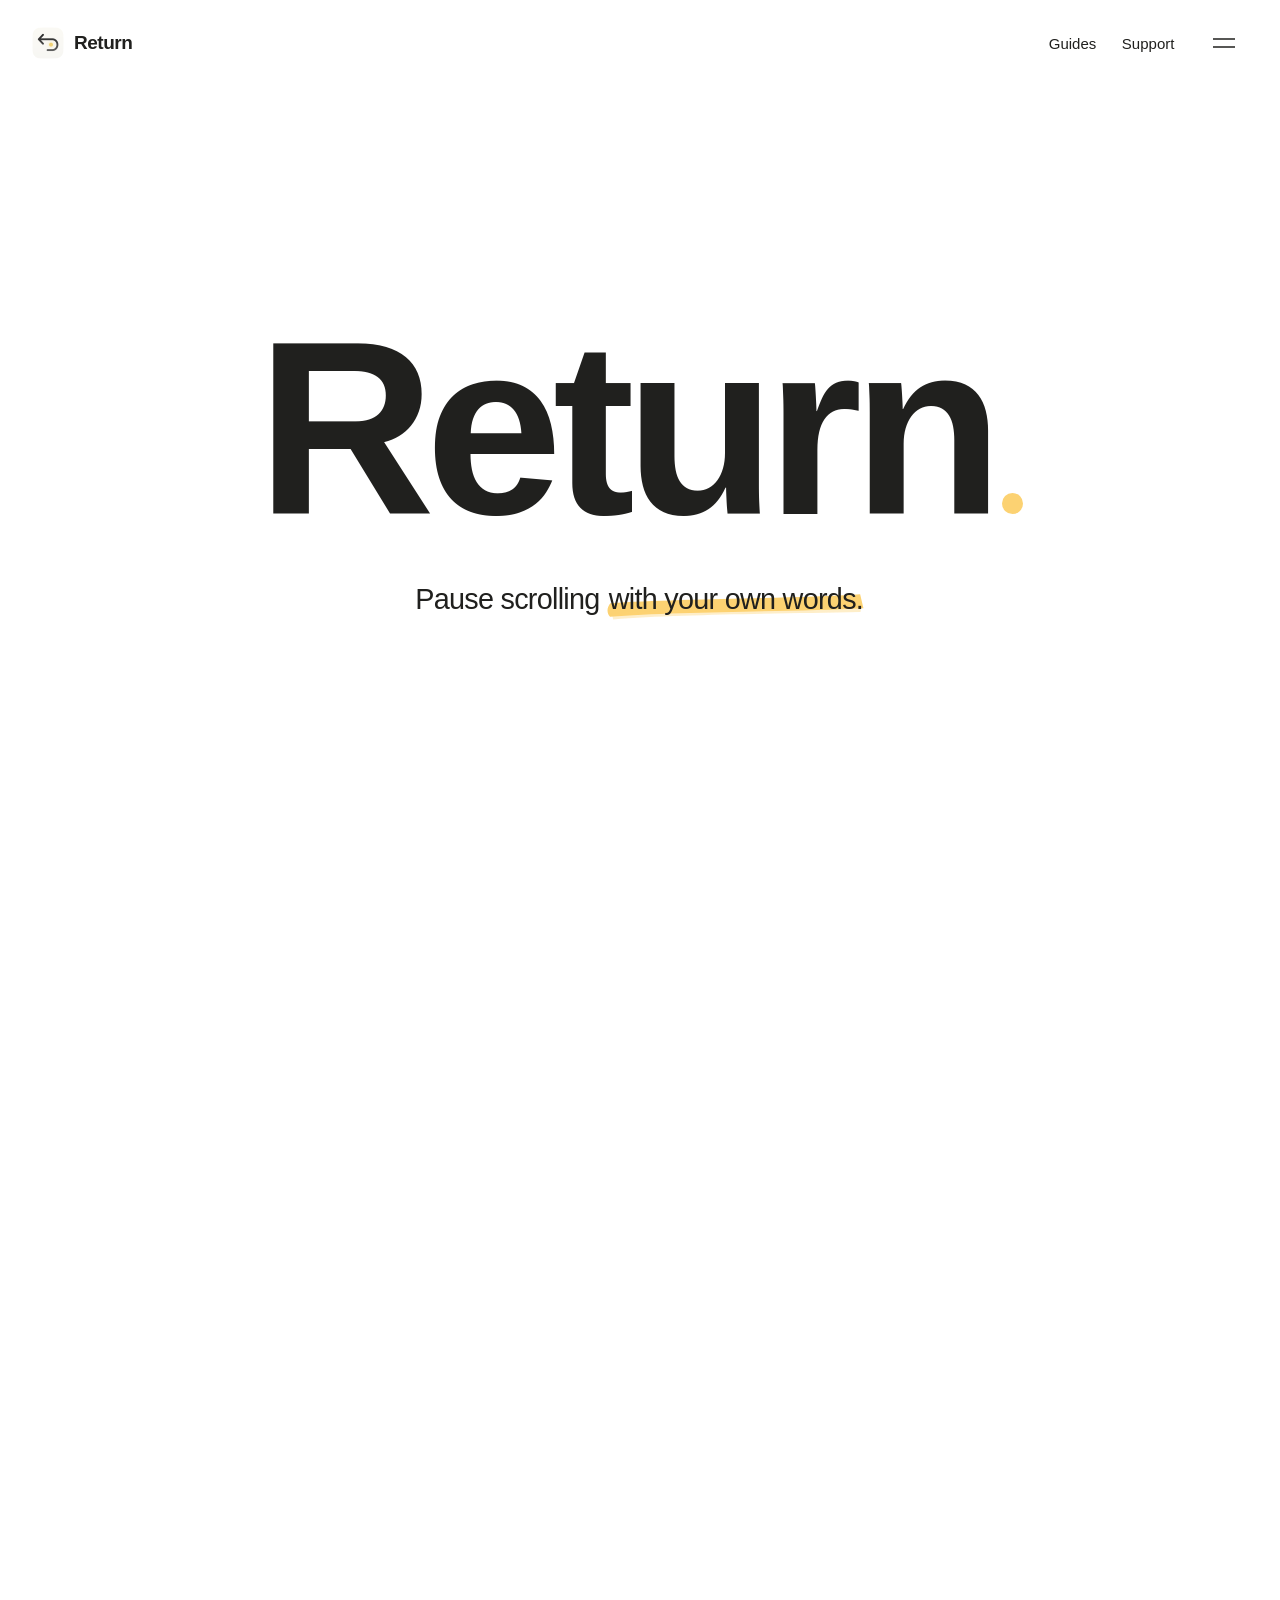
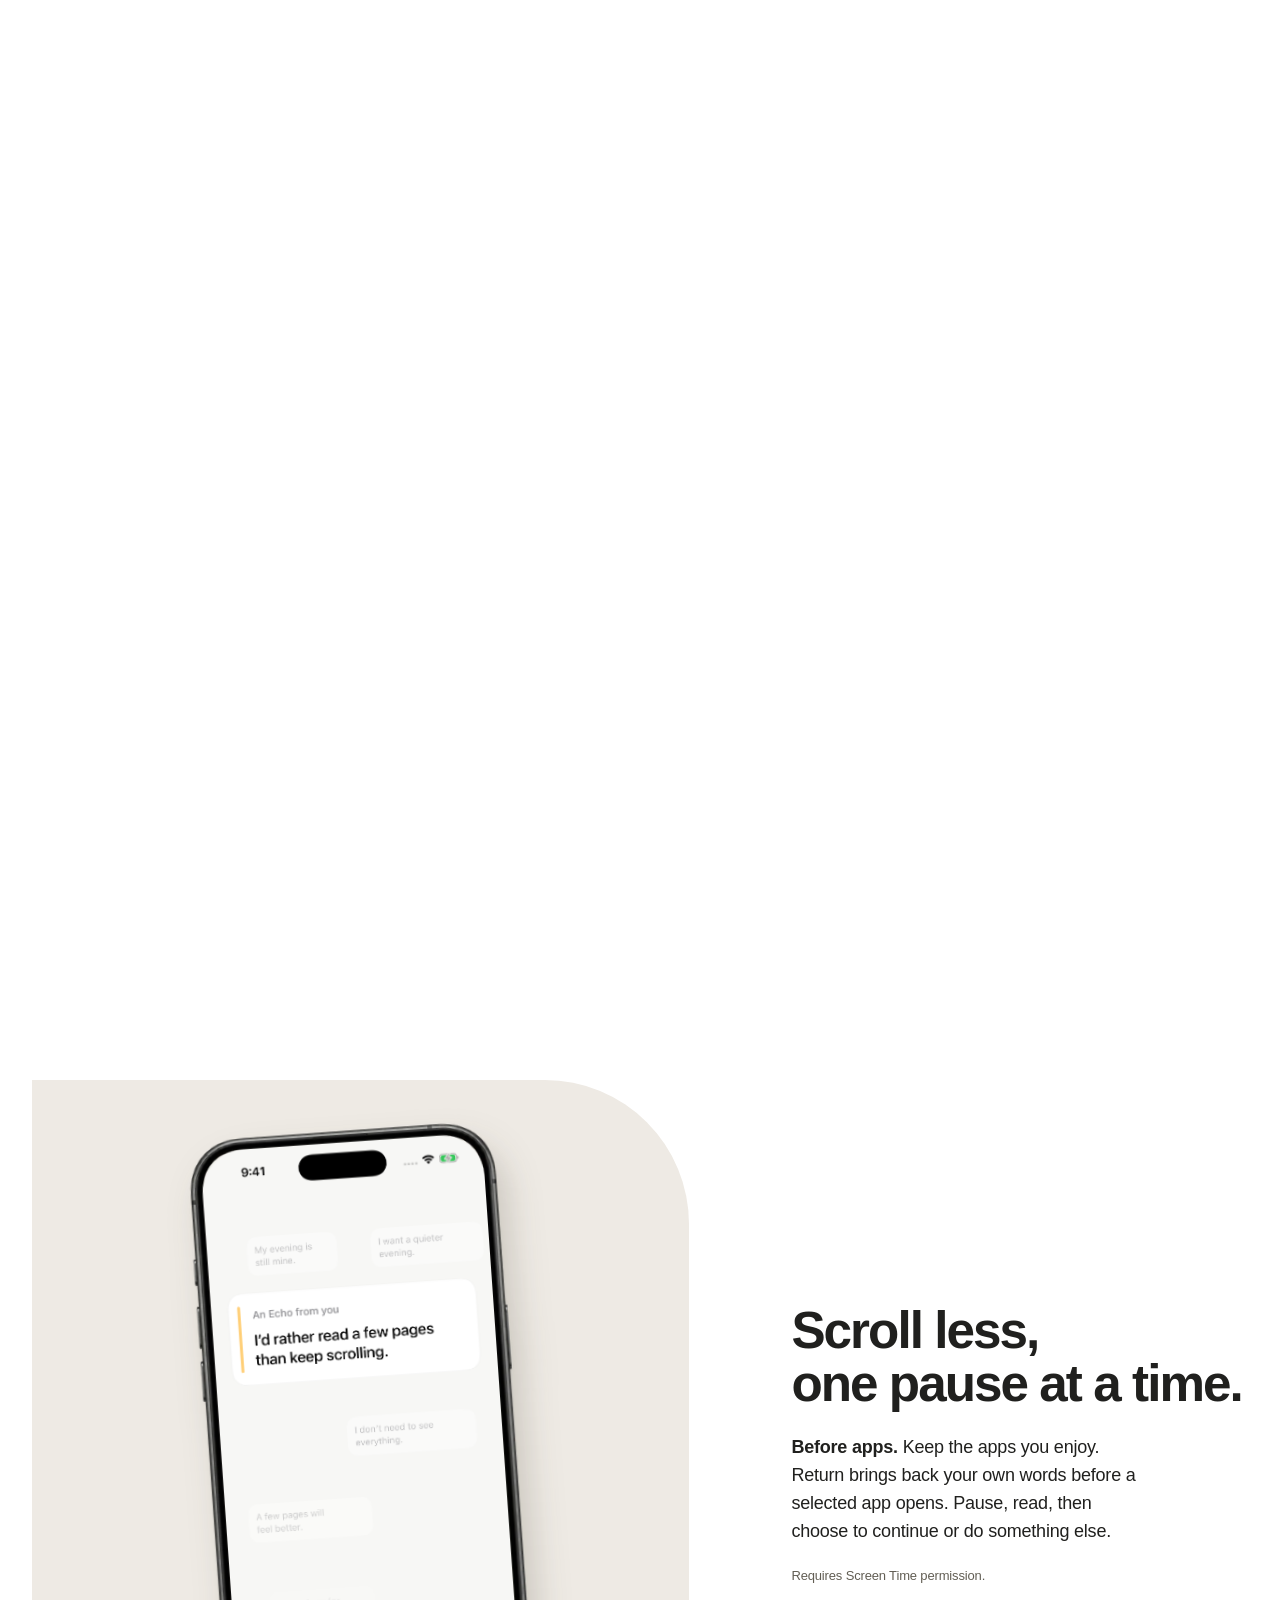
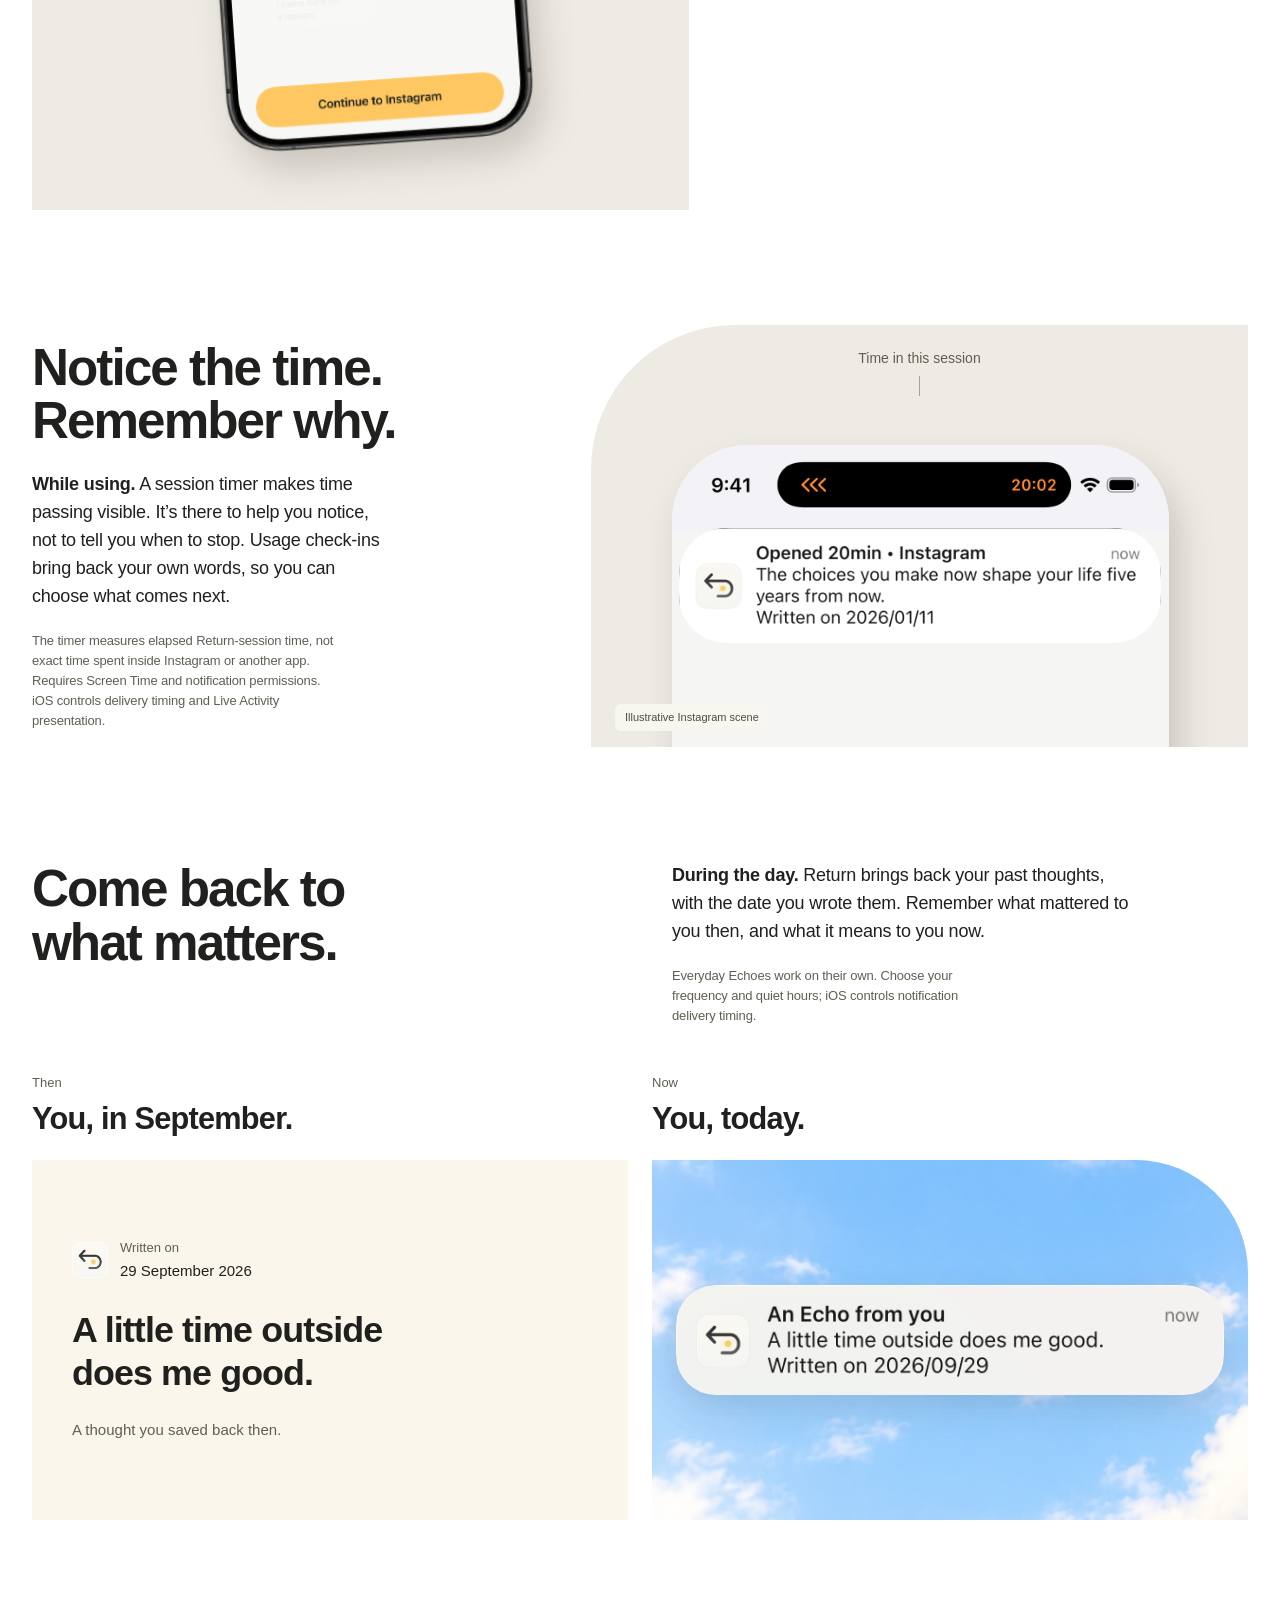
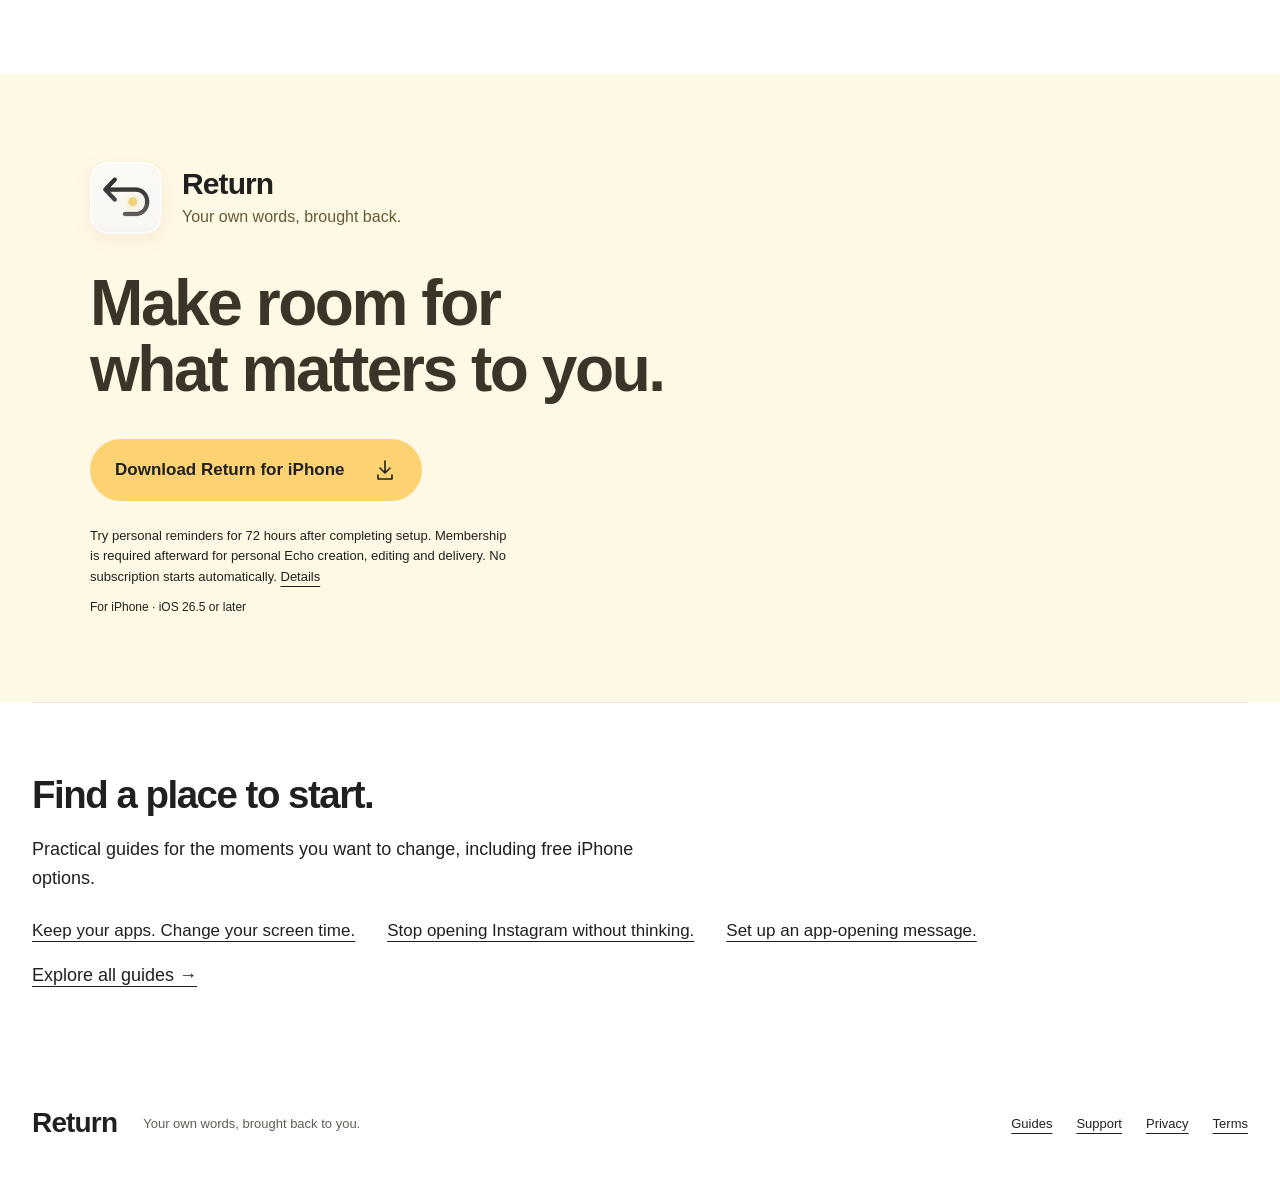
<file: index.html>
<!doctype html>
<html lang="en">
<head>
  <meta charset="utf-8">
  <meta name="viewport" content="width=device-width, initial-scale=1, viewport-fit=cover">
  <meta name="theme-color" content="#ffffff">
  <meta name="referrer" content="strict-origin-when-cross-origin">
  <meta name="robots" content="index,follow">
  <title>Return — Personal Screen Time Reminders for iPhone</title>
  <meta name="description" content="Pause scrolling with your own words. Return brings your personal reminders back before selected apps, during a Return session and throughout your day.">
  <link rel="canonical" href="https://withreturn.com/">
  <link rel="icon" href="/assets/home/return-icon.png" type="image/png">
  <meta property="og:site_name" content="Return">
  <meta property="og:type" content="website">
  <meta property="og:title" content="Return — Personal Screen Time Reminders for iPhone">
  <meta property="og:description" content="Pause scrolling with your own words. Return brings your personal reminders back before selected apps, during a Return session and throughout your day.">
  <meta property="og:url" content="https://withreturn.com/">
  <meta name="twitter:card" content="summary">
<style id="homepage-styles">
:root {
  color-scheme: light;
  --paper: #fff;
  --ink: #20201e;
  --muted: #625e54;
  --yellow: #fcd272;
  --yellow-hover: #f4c14e;
  --focus: #76500a;
  --line: #e8e3d8;
  --gutter: clamp(22px, 2.5vw, 48px);
  --header-height: 86px;
  font-family: -apple-system, BlinkMacSystemFont, "Segoe UI", sans-serif;
  color: var(--ink);
  background: var(--paper);
  font-synthesis: none;
  scroll-behavior: smooth;
  scroll-padding-top: 40px;
  scrollbar-color: #9c927e var(--paper);
}
* { box-sizing: border-box; }
body { margin: 0; }
body.menu-open { overflow: hidden; }
::selection { background: var(--yellow); color: var(--ink); }
a { color: inherit; text-decoration-thickness: 1px; text-underline-offset: 5px; }
a, button { -webkit-tap-highlight-color: #fcd27266; }
button { color: inherit; font: inherit; cursor: pointer; }
button, a { touch-action: manipulation; }
a:focus-visible, button:focus-visible, [tabindex]:focus-visible { outline: 3px solid var(--focus); outline-offset: 6px; }
img { display: block; max-width: 100%; }
h1, h2, p, figure { margin: 0; }
h1, h2 { text-wrap: balance; }
.wrap { width: min(1320px, calc(100% - var(--gutter) * 2)); margin-inline: auto; }
.arrow { width: 24px; height: 24px; flex: 0 0 auto; fill: none; stroke: currentColor; stroke-width: 1.6; stroke-linecap: round; stroke-linejoin: round; }
.skip-link { position: absolute; top: 10px; left: 20px; padding: 12px 18px; background: var(--yellow); z-index: 10; transform: translateY(-160%); }
.skip-link:focus { transform: none; }
.site-header, .menu-top { height: 86px; padding-inline: var(--gutter); display: flex; align-items: center; justify-content: space-between; }
.brand { display: inline-flex; align-items: center; gap: 10px; font-size: 19px; letter-spacing: -.025em; font-weight: 650; text-decoration: none; min-height: 44px; }
.brand img { border-radius: 8px; }
.header-actions { display: flex; align-items: center; gap: 28px; }
.header-actions > a { display: inline-flex; align-items: center; min-height: 44px; font-size: 15px; text-decoration: none; }
.header-actions > a:hover, .brand:hover { color: var(--focus); }
.menu-button, .menu-close { display: grid; place-items: center; width: 48px; height: 48px; padding: 8px; background: transparent; border: 0; border-radius: 50%; }
.menu-button:hover, .menu-close:hover { background: var(--yellow); }
.menu-button svg, .menu-close svg { display: block; width: 32px; height: 32px; fill: none; stroke: currentColor; stroke-width: 1.5; }
.hero { text-align: center; }
.hero-stage { display: flex; align-items: center; justify-content: center; min-height: calc(var(--entry-height, 100svh) - var(--header-height)); padding: 48px var(--gutter) 96px; }
.hero-composition { width: 100%; }
/* Oversized native-sans brand lettering preserves the user's pinned Bungee treatment. */
.wordmark { position: relative; display: inline-block; font-size: clamp(132px, 19.3vw, 292px); font-weight: 800; line-height: .88; letter-spacing: -.04em; }
.brand-dot { display: inline-block; width: .085em; height: .085em; margin-left: .035em; background: var(--yellow); border-radius: 50%; }
.hero h1 { margin-top: 44px; font-size: clamp(24px, 2.25vw, 32px); font-weight: 500; letter-spacing: -.025em; line-height: 1.3; }
.word-emphasis { position: relative; display: inline-block; isolation: isolate; white-space: nowrap; padding-inline: .06em; }
.word-marker { position: absolute; z-index: -1; width: calc(100% + .12em); height: .9em; left: -.06em; bottom: .02em; fill: var(--yellow); transform: rotate(-1.2deg); }
.marker-edge { opacity: .38; }
h2 { font-size: clamp(36px, 4.5vw, 64px); line-height: 1.04; letter-spacing: -.038em; font-weight: 650; }
.sr-only { position: absolute; width: 1px; height: 1px; padding: 0; margin: -1px; overflow: hidden; clip-path: inset(50%); white-space: nowrap; border: 0; }
.echo-story { padding: 80px 0 144px; }
.echo-stage { position: relative; padding-inline: var(--gutter); text-align: center; }
.echo-demo { width: min(600px, 100%); margin-inline: auto; }
.echo-editor { width: min(520px, 100%); margin-inline: auto; padding: 24px 0; text-align: left; }
.composer-label { display: flex; justify-content: space-between; gap: 16px; font-size: 15px; line-height: 1.4; color: var(--muted); }
.composer-label span:first-child { color: var(--ink); font-weight: 550; }
.typed-copy { min-height: 112px; padding-block: 24px; font-size: clamp(22px, 3vw, 40px); font-weight: 400; line-height: 1.25; letter-spacing: -.015em; }
.typed-words { display: inline-block; white-space: pre-line; transform-origin: left top; }
.typed-words::after { content: ""; display: none; width: 2px; height: .95em; margin-left: 3px; vertical-align: -.06em; background: var(--focus); }
.composer-actions { display: flex; align-items: center; justify-content: space-between; min-height: 48px; gap: 20px; font-size: 14px; color: var(--muted); }
.example-save { display: none; align-items: center; justify-content: center; gap: 12px; min-width: 128px; min-height: 46px; padding: 10px 18px; background: var(--yellow); color: var(--ink); border: 0; border-radius: 999px; font-size: 16px; font-weight: 600; }
.example-save svg { width: 18px; height: 18px; fill: none; stroke: currentColor; stroke-width: 1.6; stroke-linecap: round; stroke-linejoin: round; }
.example-save:hover { background: var(--yellow-hover); }
.example-save:disabled { cursor: default; opacity: .55; }
.remember-stack { width: min(600px, 100%); margin: 56px auto 0; }
.echo-result { position: relative; width: 100%; margin: 0; }
.native-echo { position: relative; width: 100%; aspect-ratio: 1158 / 334; container-type: inline-size; }
.native-echo-art { display: block; width: 100%; height: auto; filter: drop-shadow(0 15px 20px #30291c14); }
.native-body-cover { opacity: 1; }
.native-word-anchor { position: absolute; top: 26.35%; left: 16.75%; font-size: 4.40415cqw; line-height: 1.25; letter-spacing: -.015em; font-weight: 400; white-space: pre-line; text-align: left; }
.story-heading { margin-top: 40px; text-align: center; }
.story-heading h2 { font-size: clamp(32px, 4vw, 50px); line-height: 1.08; }
.story-heading > p { margin-top: 20px; font-size: clamp(20px, 1.8vw, 23px); line-height: 1.45; letter-spacing: -.02em; }
/* The full notice + reason footprint is reserved and centered as one composition. */
.scroll-story-ready .echo-story { height: calc(var(--entry-height) * 3.05); padding: 0; }
.scroll-story-ready .echo-stage { position: sticky; top: 0; height: var(--entry-height); overflow: clip; }
.scroll-story-ready .echo-demo { position: absolute; z-index: 2; top: 50%; left: 50%; width: min(600px, calc(100% - var(--gutter) * 2)); transform: translate(-50%, -50%); }
.scroll-story-ready .echo-editor { opacity: var(--editor-enter, 1); }
.scroll-story-ready .composer-label, .scroll-story-ready .composer-actions { opacity: var(--editor-chrome, 1); }
.scroll-story-ready .typed-words::after { display: inline-block; opacity: var(--caret-opacity, 1); }
.scroll-story-ready .example-save { display: inline-flex; transform: scale(var(--save-scale, 1)); }
.scroll-story-ready .typed-words { transform: translate(var(--word-x, 0px), var(--word-y, 0px)) scale(var(--word-scale, 1)); opacity: var(--bridge-opacity, 1); }
.scroll-story-ready .remember-stack { position: absolute; top: 50%; left: 50%; width: min(600px, calc(100% - var(--gutter) * 2)); margin: 0; transform: translate(-50%, -50%); }
.scroll-story-ready .echo-result { opacity: var(--result-opacity, 0); }
.scroll-story-ready .native-word-anchor { opacity: var(--native-copy-opacity, 1); }
.scroll-story-ready .story-heading { opacity: var(--reason-opacity, 0); }
/* A real document-flow interval replaces the previous all-features opacity gate. */
.scroll-story-ready .delivery-moments { padding-top: var(--scene-clearance, 0px); }
.scene-photo { width: 100%; height: 100%; object-fit: cover; position: absolute; inset: 0; }
.delivery-moments { padding-bottom: clamp(112px, 12vw, 176px); }
.feature { display: grid; grid-template-columns: minmax(0, 1.18fr) minmax(0, .82fr); gap: clamp(48px, 8vw, 120px); align-items: center; }
.feature + .feature { margin-top: clamp(80px, 9vw, 136px); }
.feature-copy { min-width: 0; }
.feature-copy h2 { font-size: clamp(36px, 4vw, 56px); }
.feature-copy > p { margin-top: 24px; max-width: 36ch; font-size: 18px; line-height: 1.55; letter-spacing: -.012em; }
.feature-copy strong { font-weight: 600; }
.feature-copy > .small-note { font-size: 13px; line-height: 1.55; color: var(--muted); margin-top: 20px; max-width: 42ch; }
.feature-before .feature-copy { grid-column: 2; grid-row: 1; }
.feature-before .feature-visual { grid-column: 1; grid-row: 1; }
.feature-while { grid-template-columns: minmax(0, .82fr) minmax(0, 1.18fr); }
.feature-visual { position: relative; height: clamp(360px, 33vw, 460px); overflow: hidden; border-radius: 0 144px 0 0; isolation: isolate; }
.before-scene, .awareness-scene { background: #eeeae4; }
.device { position: absolute; width: 64%; aspect-ratio: 780 / 1520; filter: drop-shadow(10px 20px 17px #30291c30); }
.device-frame { position: absolute; height: auto; width: 131.2821%; max-width: none; left: -15.3846%; top: -.526316%; }
.device-screen { position: absolute; left: 6.1538%; top: 2.8947%; width: 87.9487%; height: 94.3421%; overflow: hidden; isolation: isolate; border-radius: 15.16% / 7.25%; background: #f5f5f3; }
.device-screen > img { width: 100%; height: auto; }
.feature-visual.before-scene { --phone-room: clamp(600px, 57vw, 820px); height: var(--phone-room); }
.device-before { top: 44px; left: 50%; width: min(64%, calc((var(--phone-room) - 104px) * 780 / 1520)); transform: translateX(-50%) rotate(-4deg); }
.awareness-scene { border-radius: 144px 0 0 0; }
.device-instagram { top: 88px; left: 7%; width: 86%; }
.timer-label { position: absolute; top: 24px; left: 0; right: 0; text-align: center; font-size: 14px; line-height: 1.4; color: var(--muted); }
.timer-label span { display: block; height: 20px; width: 1px; margin: 8px auto 0; background: #a9a294; }
.usage-screen > .instagram-context { position: absolute; inset: 0; width: 100%; height: 100%; object-fit: cover; }
.usage-screen > .usage-timer { position: absolute; top: 0; left: 0; width: 100%; height: auto; z-index: 2; }
.usage-screen > .usage-checkpoint { position: absolute; top: 8%; left: 1.5%; width: 97%; height: auto; z-index: 3; }
.scene-caption { position: absolute; inset: auto auto 16px 24px; padding: 6px 10px; border-radius: 6px; font-size: 11px; line-height: 1.4; color: #4f4b42; background: #f8f6f0; }
.feature-day { grid-template-columns: 1fr; gap: 48px; }
.feature-day .feature-copy { display: grid; grid-template-columns: 1fr 1fr; gap: 64px; align-items: start; }
.day-explanation > p { max-width: 46ch; font-size: 18px; line-height: 1.55; letter-spacing: -.012em; }
.day-explanation > .small-note { margin-top: 20px; font-size: 13px; line-height: 1.55; color: var(--muted); }
.day-pair { display: grid; grid-template-columns: 1fr 1fr; gap: 24px; }
.day-pair figcaption { display: flex; flex-direction: column; gap: 8px; margin-bottom: 24px; }
.moment-kicker { font-size: 13px; line-height: 1.4; color: var(--muted); }
.day-pair figcaption strong { font-size: clamp(26px, 2.4vw, 32px); line-height: 1.15; letter-spacing: -.025em; font-weight: 600; }
.past-echo, .day-scene { height: 360px; position: relative; overflow: hidden; }
.past-echo { padding: 40px; background: #faf6eb; display: flex; flex-direction: column; align-items: flex-start; justify-content: center; }
.past-echo-meta { display: flex; align-items: center; gap: 12px; margin-bottom: 28px; }
.past-echo-meta img { flex: 0 0 36px; border-radius: 8px; }
.past-echo blockquote { margin: 0; font-size: clamp(26px, 2.8vw, 38px); line-height: 1.2; font-weight: 550; letter-spacing: -.025em; }
.past-echo p { margin-top: 24px; font-size: 15px; line-height: 1.45; color: var(--muted); }
.past-echo-meta p { margin: 0; font-size: 13px; line-height: 1.4; }
.past-echo-meta time { display: block; margin-top: 3px; color: var(--ink); font-size: 15px; }
.day-scene { display: grid; place-items: center; isolation: isolate; border-radius: 0 112px 0 0; }
.day-scene .scene-photo { z-index: -1; object-position: center 47%; }
.day-notification { width: 92%; height: auto; filter: drop-shadow(0 12px 16px #20201e20); }
.download-section { padding-block: 88px; background: #fff8e5; }
.download-content { max-width: 1100px; }
.download-brand { display: flex; align-items: center; gap: 20px; margin-bottom: 36px; }
.download-brand img { border-radius: 18px; filter: drop-shadow(0 5px 9px #6d542614); }
.download-brand p { font-size: 30px; font-weight: 650; letter-spacing: -.03em; }
.download-brand span { display: block; margin-top: 5px; color: #675a39; font-size: 16px; line-height: 1.4; }
.download-section h2 { font-size: clamp(42px, 5vw, 68px); color: #3a3528; }
.download-section h2 span { display: block; text-wrap: balance; }
.download-button { display: inline-flex; align-items: center; justify-content: space-between; gap: 28px; margin-top: 36px; padding: 19px 25px; background: var(--yellow); color: var(--ink); border-radius: 999px; font-size: 17px; font-weight: 600; text-decoration: none; }
.download-button:hover { background: var(--yellow-hover); }
.download-button:focus-visible { outline-color: var(--focus); }
.trial-note { max-width: 58ch; font-size: 13px; line-height: 1.6; margin-top: 25px; }
.compatibility { font-size: 12px; margin-top: 12px; }
.site-footer { display: flex; align-items: center; flex-wrap: wrap; gap: 26px; padding-block: 40px; }
.footer-brand { font-size: 28px; font-weight: 700; letter-spacing: -.03em; text-decoration: none; }
.site-footer p { color: var(--muted); font-size: 13px; }
.site-footer nav { margin-left: auto; display: flex; flex-wrap: wrap; gap: 24px; }
.site-footer nav a { display: inline-flex; align-items: center; min-height: 44px; font-size: 13px; }
dialog { position: fixed; inset: 0; margin: 0; padding: 0; width: 100%; height: 100svh; max-width: none; max-height: none; border: 0; background: #ffffffeb; color: var(--ink); overflow-y: auto; }
dialog::backdrop { background: #ffffff12; backdrop-filter: blur(16px); -webkit-backdrop-filter: blur(16px); }
.menu-links { display: flex; flex-direction: column; align-items: flex-start; gap: 8px; padding: 45px var(--gutter) 36px; }
.menu-links a { display: inline-flex; align-items: center; gap: 28px; min-height: 60px; text-decoration: none; font-size: clamp(32px, 4.8vw, 68px); font-weight: 500; line-height: 1.1; letter-spacing: -.035em; }
.menu-links a:hover { color: var(--focus); }
.menu-links .arrow { width: 34px; height: 34px; }
.menu-support { display: inline-flex; align-items: center; gap: 18px; min-height: 44px; margin: 20px var(--gutter) 40px; font-size: 15px; }
@media (max-width: 900px) {
  :root { --header-height: 76px; }
  .site-header, .menu-top { height: 76px; }
  .wordmark { font-size: 24vw; }
  .hero h1 { max-width: 520px; margin: 36px auto 0; font-size: 27px; }
  .feature, .feature-while { grid-template-columns: 1fr 1fr; gap: 44px; }
  .feature-day { grid-template-columns: 1fr; gap: 40px; }
  .feature-day .feature-copy { gap: 32px; }
  .past-echo { padding: 28px; }
  .feature-visual { height: 350px; border-top-right-radius: 100px; }
  .awareness-scene { border-radius: 100px 0 0 0; }
  .feature-copy h2 { font-size: 38px; }
  .feature-copy > p { font-size: 17px; }
  .feature-visual.before-scene { --phone-room: 640px; }
  .device-before { width: min(90%, calc((var(--phone-room) - 104px) * 780 / 1520)); }
  .device-instagram { width: 96%; left: 2%; }
  .site-footer p { flex-basis: 65%; }
  .site-footer nav { margin-left: 0; }
}
@media (max-width: 700px) {
  :root { --gutter: 24px; scroll-padding-top: 24px; }
  .brand { font-size: 17px; gap: 8px; }
  .brand img { width: 28px; height: 28px; border-radius: 7px; }
  .header-actions { gap: 14px; }
  .header-actions > a { font-size: 14px; }
  .menu-button, .menu-close { width: 44px; height: 44px; }
  .hero-stage { padding-block: 36px 88px; }
  .wordmark { font-size: 25.8vw; }
  .hero h1 { max-width: 360px; margin-top: 36px; font-size: 25px; }
  .hero h1 .word-emphasis { display: table; margin-inline: auto; }
  .story-heading h2 { font-size: 34px; max-width: 100%; }
  .story-heading > p { margin-top: 18px; font-size: 20px; }
  .delivery-moments { max-width: 520px; padding-bottom: 96px; }
  .feature, .feature-while { grid-template-columns: 1fr; gap: 32px; }
  .feature + .feature { margin-top: 88px; }
  .feature-before .feature-copy { grid-column: auto; grid-row: auto; }
  .feature-before .feature-visual { grid-column: auto; grid-row: auto; }
  .feature-copy { padding-inline: 12px; }
  .feature-copy h2 { font-size: 40px; }
  .feature-copy > p { font-size: 18px; margin-top: 24px; }
  .feature-copy > .small-note { margin-top: 18px; font-size: 13px; }
  .feature-visual { height: 360px; border-top-right-radius: 100px; }
  .awareness-scene { border-radius: 100px 0 0 0; }
  .feature-visual.before-scene { --phone-room: calc((100vw - var(--gutter) * 2) * 2.1 + 32px); }
  .device-before { width: 94%; top: 32px; transform: translateX(-50%) rotate(-3deg); }
  .device-instagram { width: 100%; left: 0; top: 80px; }
  .scene-caption { left: 16px; bottom: 12px; }
  .feature-day { gap: 32px; }
  .feature-day .feature-copy { display: block; }
  .day-explanation { margin-top: 24px; }
  .day-pair { grid-template-columns: 1fr; gap: 32px; }
  .past-echo { padding: 32px; }
  .past-echo, .day-scene { height: 300px; }
  .past-echo blockquote { font-size: 32px; }
  .echo-story { padding-bottom: 96px; }
  .typed-copy { font-size: clamp(22px, 6.4vw, 30px); min-height: 124px; }
  .composer-label { font-size: 14px; }
  .composer-actions { font-size: 13px; }
  .story-heading { margin-top: 32px; }
  .remember-stack { margin-top: 48px; }
  .timer-label { top: 20px; font-size: 13px; }
  .download-section { padding-block: 72px; }
  .download-section h2 { font-size: 45px; }
  .download-button { font-size: 16px; gap: 18px; padding: 18px 22px; margin-top: 30px; }
  .download-brand { gap: 16px; margin-bottom: 32px; }
  .download-brand img { width: 60px; height: 60px; border-radius: 15px; }
  .download-brand p { font-size: 27px; }
  .download-brand span { font-size: 14px; }
  .site-footer { gap: 18px; padding-block: 32px; }
  .site-footer p { flex-basis: 100%; }
  .site-footer nav { gap: 24px; }
  .menu-links { padding-top: 36px; gap: 14px; }
  .menu-links a { font-size: 33px; min-height: 44px; }
  .menu-links .arrow { width: 26px; height: 26px; }
}
@media (max-width: 359px) {
  :root { --gutter: 18px; }
  .hero h1 { font-size: 23px; }
  .story-heading h2 { font-size: 30px; }
  .feature-copy h2 { font-size: 36px; }
  .feature-copy { padding-inline: 4px; }
  .feature-visual { height: 320px; }
  .past-echo, .day-scene { height: 280px; }
  .past-echo { padding: 24px; }
  .past-echo blockquote { font-size: 29px; }
  .download-button { font-size: 15px; gap: 12px; padding-inline: 18px; }
  .download-section h2 { font-size: 38px; }
  .menu-links a { font-size: 29px; }
}
@media (prefers-reduced-motion: reduce) {
  :root { scroll-behavior: auto; }
}

/* Reader surfaces inherit the approved homepage's font, ink, yellow and controls. */
[hidden] { display: none !important; }
.header-actions { gap: clamp(10px, 2vw, 28px); }
.reader-wrap { width: min(1120px, calc(100% - var(--gutter) * 2)); margin-inline: auto; }
.breadcrumbs { display: flex; gap: 12px; align-items: center; padding-block: 28px; font-size: 14px; color: var(--muted); }
.article-heading { max-width: 920px; margin-block: 24px 58px; }
.article-heading h1 { font-size: clamp(34px, 4.3vw, 58px); font-weight: 650; line-height: 1.08; letter-spacing: -.035em; text-wrap: balance; }
.byline { margin-top: 24px; color: var(--muted); font-size: 14px; line-height: 1.7; }
.byline > span { padding-inline: 6px; }
.answer { margin-top: 30px; font-size: 21px; line-height: 1.65; max-width: 68ch; letter-spacing: -.012em; }
.maker-disclosure { margin-top: 20px; color: var(--muted); font-size: 14px; line-height: 1.55; max-width: 70ch; }
.reading-layout { display: grid; grid-template-columns: 220px minmax(0, 1fr); gap: 64px; align-items: start; }
.contents { position: sticky; top: 36px; max-height: calc(100vh - 72px); overflow-y: auto; padding: 4px 8px 8px 0; }
.contents p { margin-bottom: 18px; font-size: 14px; font-weight: 600; }
.contents ol { list-style: none; padding: 0; margin: 0; display: grid; gap: 16px; }
.contents a { font-size: 14px; line-height: 1.55; text-decoration: none; color: var(--muted); display: block; }
.contents a:hover { color: var(--ink); text-decoration: underline; }
.article-body { min-width: 0; max-width: 72ch; font-size: 18px; line-height: 1.75; }
.article-body p + p, .article-body p + ul, .article-body p + ol { margin-top: 20px; }
.article-body h2 { font-size: clamp(27px, 2.7vw, 36px); line-height: 1.17; letter-spacing: -.025em; margin: 56px 0 22px; scroll-margin-top: 36px; }
.article-body > h2:first-child { margin-top: 0; }
.article-body h3 { font-size: 23px; line-height: 1.3; margin: 32px 0 16px; }
.article-body li { padding-left: 4px; margin-bottom: 12px; }
.article-body ul, .article-body ol { padding-left: 25px; margin-block: 20px; }
.article-body strong { font-weight: 620; }
.article-body a { text-decoration-color: #ac8e47; text-underline-offset: 4px; }
.article-body a:hover { text-decoration-color: var(--ink); }
.article-body blockquote { margin: 28px 0; font-size: 25px; font-weight: 550; letter-spacing: -.02em; line-height: 1.45; }
.steps { padding-left: 29px !important; }
.steps li { padding-left: 8px; margin-bottom: 22px; }
.steps li::marker { font-weight: 650; font-variant-numeric: tabular-nums; }
.article-body table { border-collapse: collapse; width: 100%; margin-block: 28px; font-size: 16px; line-height: 1.55; }
.article-body caption { text-align: left; color: var(--muted); font-size: 14px; margin-bottom: 14px; }
.article-body th, .article-body td { padding: 16px 14px; vertical-align: top; text-align: left; border-bottom: 1px solid var(--line); }
.article-body th { background: #faf6eb; font-weight: 600; }
.article-body td { overflow-wrap: anywhere; }
.choice-summary { padding: 24px 28px; background: #faf6eb; }
.product-option { margin-block: 56px; padding: 32px; background: #fff8e5; scroll-margin-top: 32px; }
.product-option h2:first-child { margin-top: 0; }
.product-demo { margin-block: 30px; }
.product-demo > img { width: min(300px, 100%); height: auto; margin-inline: auto; object-fit: contain; }
.product-demo .banner-demo { width: 100%; max-height: none; }
.product-demo figcaption { margin-top: 16px; font-size: 13px; line-height: 1.55; color: var(--muted); }
.product-access { margin-top: 28px; }
.product-access .download-button { display: inline-flex; width: auto; max-width: 100%; font-size: 16px; line-height: 1.4; white-space: normal; padding: 14px 22px; }
.product-access p { font-size: 14px; line-height: 1.65; color: var(--muted); margin-top: 16px; }
.product-access .product-compatibility { margin-top: 10px; }
.article-body .timer-note { font-size: 17px; font-weight: 550; }
.article-body .method-note { font-size: 14px; line-height: 1.6; color: var(--muted); }
.related-guides { margin-block: 80px; padding-top: 32px; border-top: 1px solid var(--line); }
.related-guides h2 { font-size: 28px; letter-spacing: -.025em; margin-bottom: 24px; }
.related-guides ul { padding-left: 20px; font-size: 18px; line-height: 1.5; }
.related-guides li { margin-bottom: 14px; }
.guides-heading { max-width: 900px; padding-block: 64px; }
.guides-heading h1 { font-size: clamp(44px, 6vw, 80px); line-height: 1.02; letter-spacing: -.035em; font-weight: 650; }
.guides-heading p { font-size: 21px; line-height: 1.6; max-width: 62ch; margin-top: 28px; }
.guide-list { margin: 12px 0 72px; }
.guide-entry { display: grid; grid-template-columns: minmax(0, 1.3fr) minmax(0, 1fr); gap: 42px; padding-block: 36px; border-top: 1px solid var(--line); align-items: baseline; }
.guide-entry h2 { font-size: clamp(26px, 2.8vw, 36px); letter-spacing: -.025em; line-height: 1.18; }
.guide-entry h2 a { text-decoration: none; }
.guide-entry h2 a:hover { text-decoration: underline; text-decoration-color: var(--yellow); text-decoration-thickness: 4px; text-underline-offset: 6px; }
.guide-entry p { color: var(--muted); font-size: 18px; line-height: 1.6; }
.guide-about { max-width: 72ch; margin-block: 80px; }
.guide-about h2 { font-size: 32px; margin-bottom: 22px; letter-spacing: -.025em; }
.guide-about p { margin-block: 18px; font-size: 18px; line-height: 1.7; }
.home-guides { padding-block: 72px; border-top: 1px solid var(--line); }
.home-guides h2 { font-size: clamp(32px, 3vw, 44px); }
.home-guides p { margin-top: 20px; font-size: 18px; line-height: 1.6; max-width: 65ch; }
.home-guides ul { display: flex; flex-wrap: wrap; gap: 18px 32px; padding: 0; list-style: none; margin: 28px 0 0; font-size: 17px; }
@media (max-width: 900px) {
  .reading-layout { grid-template-columns: 170px minmax(0, 1fr); gap: 32px; }
  .article-heading h1 { max-width: 22ch; }
}
@media (max-width: 700px) {
  .article-heading { margin-block: 16px 36px; }
  .answer { font-size: 19px; margin-top: 24px; }
  .reading-layout { display: block; }
  .contents { position: static; max-height: none; overflow: visible; margin-bottom: 36px; padding: 20px 0; border-block: 1px solid var(--line); }
  .contents ol { display: flex; flex-wrap: wrap; gap: 12px 20px; }
  .contents a { font-size: 14px; text-decoration: underline; }
  .article-body { font-size: 17px; line-height: 1.75; }
  .product-option { padding: 24px 20px; margin-inline: -6px; }
  .guide-entry { grid-template-columns: 1fr; gap: 18px; padding-block: 28px; }
  .guides-heading { padding-block: 40px; }
  .guides-heading p { font-size: 19px; }
  .guide-entry p { font-size: 17px; }
}
@media (max-width: 560px) {
  .article-body table, .article-body tbody, .article-body tr, .article-body td { display: block; }
  .article-body thead { position: absolute; width: 1px; height: 1px; overflow: hidden; clip-path: inset(50%); }
  .article-body tr { padding-block: 18px; border-bottom: 1px solid var(--line); }
  .article-body td { border: 0; padding: 8px 0; }
  .article-body td::before { content: attr(data-label); display: block; font-weight: 600; margin-bottom: 4px; }
  .article-body caption { display: block; }
  .choice-summary { padding: 20px; }
}

</style>
<script src="/assets/home/bungee.js?v=css-motion-20261110" defer></script>
<script src="/assets/navigation.js" defer></script>
<meta name="return-analytics-id" content="G-HGEEVW2KSK">
<style id="analytics-styles">
#analytics-choice[hidden], [data-analytics-settings][hidden] { display: none !important; }
#analytics-choice {
  position: fixed; z-index: 120; right: 20px; bottom: 20px;
  width: min(420px, calc(100vw - 40px)); padding: 22px; box-sizing: border-box;
  border: 1px solid #dedbd3; border-radius: 18px; background: #fff;
  box-shadow: 0 6px 26px rgb(0 0 0 / .1); color: #20201e;
  font: 400 15px/1.5 -apple-system, BlinkMacSystemFont, "Segoe UI", sans-serif;
  text-align: left;
}
#analytics-choice h2 { margin: 0 0 8px; font-size: 18px; line-height: 1.3; letter-spacing: -.02em; }
#analytics-choice p { margin: 0 0 14px; font: inherit; color: inherit; }
#analytics-choice a { color: inherit; text-decoration: underline; text-underline-offset: 3px; }
.analytics-actions { display: flex; flex-wrap: wrap; gap: 10px; }
.analytics-actions button {
  flex: 1; min-height: 44px; padding: 10px 14px; cursor: pointer;
  border: 1px solid #b6b2a8; border-radius: 9px; background: #fff; color: #20201e;
  font: 600 14px/1.4 -apple-system, BlinkMacSystemFont, "Segoe UI", sans-serif;
}
.analytics-actions button:hover { background: #fff5d8; }
.analytics-actions button:focus-visible, [data-analytics-settings]:focus-visible { outline: 2px solid #20201e; outline-offset: 4px; }
[data-analytics-settings] { border: 0; padding: 6px 0; background: none; color: inherit; cursor: pointer; font: inherit; text-decoration: underline; text-underline-offset: 3px; }
@media (max-width: 480px) {
  #analytics-choice { right: 12px; bottom: max(12px, env(safe-area-inset-bottom)); width: calc(100vw - 24px); padding: 18px; }
}

</style>
<script src="/assets/analytics.js?v=20261110b" defer></script>
</head>
<body id="top">
  <a class="skip-link" href="#main">Skip to content</a>
  <header class="site-header"><a class="brand" href="/" aria-label="Return home"><img src="/assets/home/return-icon.png" alt="" width="32" height="32"><span translate="no">Return</span></a><nav class="header-actions" aria-label="Primary"><a href="/guides/">Guides</a><a href="/support/">Support</a><button hidden class="menu-button" type="button" aria-label="Open menu" aria-controls="site-menu" aria-expanded="false"><svg viewBox="0 0 32 32" aria-hidden="true"><path d="M5 12h22M5 20h22"/></svg></button></nav></header>

  <main id="main">
    <section class="hero" aria-labelledby="hero-heading">
      <div class="hero-stage">
        <div class="hero-composition">
          <div class="wordmark" translate="no" aria-hidden="true">Return<span class="brand-dot"></span></div>
          <h1 id="hero-heading">Pause scrolling <span class="word-emphasis">with your own words.<svg class="word-marker" viewBox="0 0 432 48" preserveAspectRatio="none" aria-hidden="true"><path d="M9 16C113 10 310 15 422 9L427 35C318 39 114 34 8 41C3 35 2 25 9 16Z"/><path class="marker-edge" d="M11 35C139 30 301 36 424 29L422 42C290 42 120 39 13 46Z"/></svg></span></h1>
        </div>
      </div>
    </section>

    <section class="echo-story" id="how-it-works" aria-labelledby="story-heading">
      <div class="echo-stage">
        <div class="echo-demo">
          <div class="echo-editor">
            <div class="composer-label"><span>Your words</span><span>Example Echo</span></div>
            <p class="typed-copy" aria-hidden="true"><span class="typed-words">I’d rather try a new hobby
than keep scrolling.</span></p>
            <p class="sr-only">An example Echo: I’d rather try a new hobby than keep scrolling. Written on 27 July 2026.</p>
            <div class="composer-actions"><span>27 July 2026</span><button class="example-save" type="button" aria-label="Save this example"><span class="save-label">Save</span><svg viewBox="0 0 24 24" aria-hidden="true"><path d="M19 5v7H5m5-5-5 5 5 5"/></svg></button></div>
          </div>
        </div>
        <div class="remember-stack">
          <figure class="echo-result" tabindex="-1" aria-label="Your words, brought back as a notification">
            <div class="native-echo">
              <svg class="native-echo-art" viewBox="0 0 1158 334" role="img" aria-labelledby="native-echo-title">
                <title id="native-echo-title">An Echo from you: I’d rather try a new hobby than keep scrolling. Written on 2026/07/27.</title>
                <defs>
                  <clipPath id="notice-upper"><rect width="1158" height="144"/></clipPath>
                  <clipPath id="notice-lower"><rect y="144" width="1158" height="88"/></clipPath>
                  <clipPath id="notice-icon"><rect x="36" y="48" width="136" height="144"/></clipPath>
                </defs>
                <image href="/assets/home/during-day-afternoon.svg?v=images-20261110" width="1158" height="232" clip-path="url(#notice-upper)"/>
                <svg y="144" width="1158" height="102" viewBox="900 110 20 20" preserveAspectRatio="none"><image href="/assets/home/during-day-afternoon.svg?v=images-20261110" width="1158" height="232"/></svg>
                <image href="/assets/home/during-day-afternoon.svg?v=images-20261110" width="1158" height="232" transform="translate(0 102)" clip-path="url(#notice-lower)"/>
                <svg class="native-date-soften" x="180" y="246" width="850" height="52" viewBox="900 110 20 20" preserveAspectRatio="none" opacity=".24"><image href="/assets/home/during-day-afternoon.svg?v=images-20261110" width="1158" height="232"/></svg>
                <svg x="36" y="144" width="136" height="158" viewBox="900 110 20 20" preserveAspectRatio="none"><image href="/assets/home/during-day-afternoon.svg?v=images-20261110" width="1158" height="232"/></svg>
                <image href="/assets/home/during-day-afternoon.svg?v=images-20261110" width="1158" height="232" clip-path="url(#notice-icon)"/>
                <svg class="native-body-cover" x="180" y="92" width="850" height="52" viewBox="900 110 20 20" preserveAspectRatio="none"><image href="/assets/home/during-day-afternoon.svg?v=images-20261110" width="1158" height="232"/></svg>
              </svg>
              <span class="native-word-anchor" aria-hidden="true">I’d rather try a new hobby
than keep scrolling.</span>
            </div>
          </figure>
          <header class="story-heading">
            <h2 id="story-heading">You wrote it for a reason.</h2>
            <p>Let your past self remind you.</p>
          </header>
        </div>
        <p class="sr-only save-status" role="status"></p>
      </div>
    </section>

    <div class="delivery-moments wrap">
      <section class="feature feature-before" id="before-apps" aria-labelledby="before-heading">
        <div class="feature-copy">
          <h2 id="before-heading">Scroll less,<br>one pause at a time.</h2>
          <p><strong>Before apps.</strong> Keep the apps you enjoy. Return brings back your own words before a selected app opens. Pause, read, then choose to continue or do something else.</p>
          <p class="small-note">Requires Screen Time permission.</p>
        </div>
        <figure class="feature-visual before-scene" aria-label="Return’s before-apps Echo example">
          <div class="device device-before">
            <img class="device-frame" src="/assets/home/phone-portrait-1024.webp" srcset="/assets/home/phone-portrait-512.webp 512w, /assets/home/phone-portrait-768.webp 768w, /assets/home/phone-portrait-1024.webp 1024w" sizes="(max-width: 560px) calc(124vw - 60px), (max-width: 700px) 642px, (max-width: 900px) 362px, 483px" width="1024" height="1536" loading="lazy" decoding="async" alt="">
            <div class="device-screen"><img src="/assets/home/before-apps-native.webp" width="1206" height="2622" loading="lazy" decoding="async" alt="Return shows an Echo: I’d rather read a few pages than keep scrolling. A Continue to Instagram button follows."></div>
          </div>
        </figure>
      </section>

      <section class="feature feature-while" id="while-using" aria-labelledby="while-heading">
        <div class="feature-copy">
          <h2 id="while-heading">Notice the time.<br>Remember why.</h2>
          <p><strong>While using.</strong> A session timer makes time passing visible. It’s there to help you notice, not to tell you when to stop. Usage check-ins bring back your own words, so you can choose what comes next.</p>
          <p class="small-note">The timer measures elapsed Return-session time, not exact time spent inside Instagram or another app. Requires Screen Time and notification permissions. iOS controls delivery timing and Live Activity presentation.</p>
        </div>
        <figure class="feature-visual awareness-scene" aria-label="Illustrative Instagram scene with a native Return usage notification">
          <p class="timer-label">Time in this session<span aria-hidden="true"></span></p>
          <div class="device device-instagram">
            <img class="device-frame" src="/assets/home/phone-portrait-1024.webp" srcset="/assets/home/phone-portrait-512.webp 512w, /assets/home/phone-portrait-768.webp 768w, /assets/home/phone-portrait-1024.webp 1024w" sizes="(max-width: 560px) calc(132vw - 64px), (max-width: 700px) 683px, (max-width: 900px) 54vw, 800px" width="1024" height="1536" loading="lazy" decoding="async" alt="">
            <div class="device-screen usage-screen">
              <img class="instagram-context" src="/assets/home/instagram-context-plate-851.webp" srcset="/assets/home/instagram-context-plate-480.webp 480w, /assets/home/instagram-context-plate-640.webp 640w, /assets/home/instagram-context-plate-851.webp 851w" sizes="(max-width: 560px) calc(88vw - 42px), (max-width: 700px) 458px, (max-width: 900px) 36vw, 540px" width="851" height="1849" loading="lazy" decoding="async" alt="Illustrative social feed with story circles and a sunset photograph">
              <img class="usage-timer" src="/assets/home/while-using-compact-timer.svg?v=images-20261110" width="1206" height="210" loading="lazy" decoding="async" alt="A compact session timer shows 20:02 elapsed">
              <img class="usage-checkpoint" src="/assets/home/while-using-checkpoint.svg?v=images-20261110" width="1110" height="266" loading="lazy" decoding="async" alt="Native Return notification: Opened 20min • Instagram. The choices you make now shape your life five years from now. Written on 2026/01/11.">
            </div>
          </div>
          <figcaption class="scene-caption">Illustrative Instagram scene</figcaption>
        </figure>
      </section>

      <section class="feature feature-day" id="during-the-day" aria-labelledby="day-heading">
        <div class="feature-copy">
          <h2 id="day-heading">Come back to<br>what matters.</h2>
          <div class="day-explanation"><p><strong>During the day.</strong> Return brings back your past thoughts, with the date you wrote them. Remember what mattered to you then, and what it means to you now.</p><p class="small-note">Everyday Echoes work on their own. Choose your frequency and quiet hours; iOS controls notification delivery timing.</p></div>
        </div>
        <div class="day-pair">
          <figure class="day-then">
            <figcaption><span class="moment-kicker">Then</span><strong>You, in September.</strong></figcaption>
            <div class="past-echo"><div class="past-echo-meta"><img src="/assets/home/return-icon.png" width="36" height="36" alt=""><p>Written on<time datetime="2026-09-29">29 September 2026</time></p></div><blockquote>A little time outside<br>does me good.</blockquote><p>A thought you saved back then.</p></div>
          </figure>
          <figure class="day-now">
            <figcaption><span class="moment-kicker">Now</span><strong>You, today.</strong></figcaption>
            <div class="day-scene">
              <img class="scene-photo" src="/assets/home/sky.jpg" width="643" height="1400" loading="lazy" decoding="async" alt="An open blue sky with soft clouds">
              <img class="day-notification" src="/assets/home/during-day-morning.svg?v=images-20261110" width="1158" height="232" loading="lazy" decoding="async" alt="The same words return now: A little time outside does me good. Written on 2026/09/29.">
            </div>
          </figure>
        </div>
      </section>
    </div>

    <section class="download-section" id="download" aria-labelledby="download-heading">
      <div class="wrap download-content">
        <div class="download-brand"><img src="/assets/home/return-icon.png" width="72" height="72" alt="Return app icon"><div><p translate="no">Return</p><span>Your own words, brought back.</span></div></div>
        <h2 id="download-heading"><span>Make room for</span><span>what matters to you.</span></h2>
        <a data-app-store data-placement="homepage-end" class="download-button" href="https://apps.apple.com/app/id6804269652?pt=128983218&amp;ct=return_website&amp;mt=8">Download Return for iPhone<svg class="arrow" viewBox="0 0 24 24" aria-hidden="true"><path d="M12 3v12m-5-5 5 5 5-5M5 17v4h14v-4"/></svg></a>
        <p class="trial-note">Try personal reminders for 72 hours after completing setup. Membership is required afterward for personal Echo creation, editing and delivery. No subscription starts automatically. <a href="/terms/">Details</a></p>
        <p class="compatibility">For iPhone · iOS 26.5 or later</p>
      </div>
    </section>
    <section class="home-guides wrap" aria-labelledby="guides-heading"><h2 id="guides-heading">Find a place to start.</h2><p>Practical guides for the moments you want to change, including free iPhone options.</p><ul><li><a href="/guides/reduce-screen-time-without-deleting-apps/">Keep your apps. Change your screen time.</a></li><li><a href="/guides/stop-opening-instagram-without-thinking/">Stop opening Instagram without thinking.</a></li><li><a href="/guides/reminder-when-opening-app-iphone/">Set up an app-opening message.</a></li></ul><p><a href="/guides/">Explore all guides →</a></p></section>
  </main>

  <footer class="site-footer wrap"><a class="footer-brand" href="/" translate="no">Return</a><p>Your own words, brought back to you.</p><nav aria-label="Footer navigation"><a href="/guides/">Guides</a><a href="/support/">Support</a><a href="/privacy/">Privacy</a><a href="/terms/">Terms</a><button type="button" data-analytics-settings hidden>Analytics settings</button></nav></footer>

  <dialog id="site-menu" aria-label="Site navigation"><div class="menu-top"><a class="brand" href="/" aria-label="Return home"><img src="/assets/home/return-icon.png" alt="" width="32" height="32"><span translate="no">Return</span></a><button class="menu-close" type="button" aria-label="Close menu" autofocus><svg viewBox="0 0 32 32" aria-hidden="true"><path d="m6 6 20 20M6 26 26 6"/></svg></button></div><nav class="menu-links" aria-label="Expanded navigation"><a href="/">Home</a><a href="/guides/">Guides</a><a href="/#how-it-works">How it works</a><a href="/#before-apps">Before apps</a><a href="/#while-using">While using</a><a href="/#during-the-day">Everyday Echoes</a><a href="/#download">Get Return</a></nav><a class="menu-support" href="/support/">Need a hand? Visit Support</a></dialog>
<section id="analytics-choice" role="region" aria-labelledby="analytics-choice-heading" hidden>
  <h2 id="analytics-choice-heading">Help us understand what works.</h2>
  <p>Allow Google Analytics cookies to measure visits, traffic sources and App Store button clicks? Your choice won’t affect how the site works. <a href="/privacy/#website-heading">Privacy details</a>.</p>
  <div class="analytics-actions"><button type="button" data-analytics-decline>No thanks</button><button type="button" data-analytics-accept>Allow analytics</button></div>
</section>
</body>
</html>
</file>
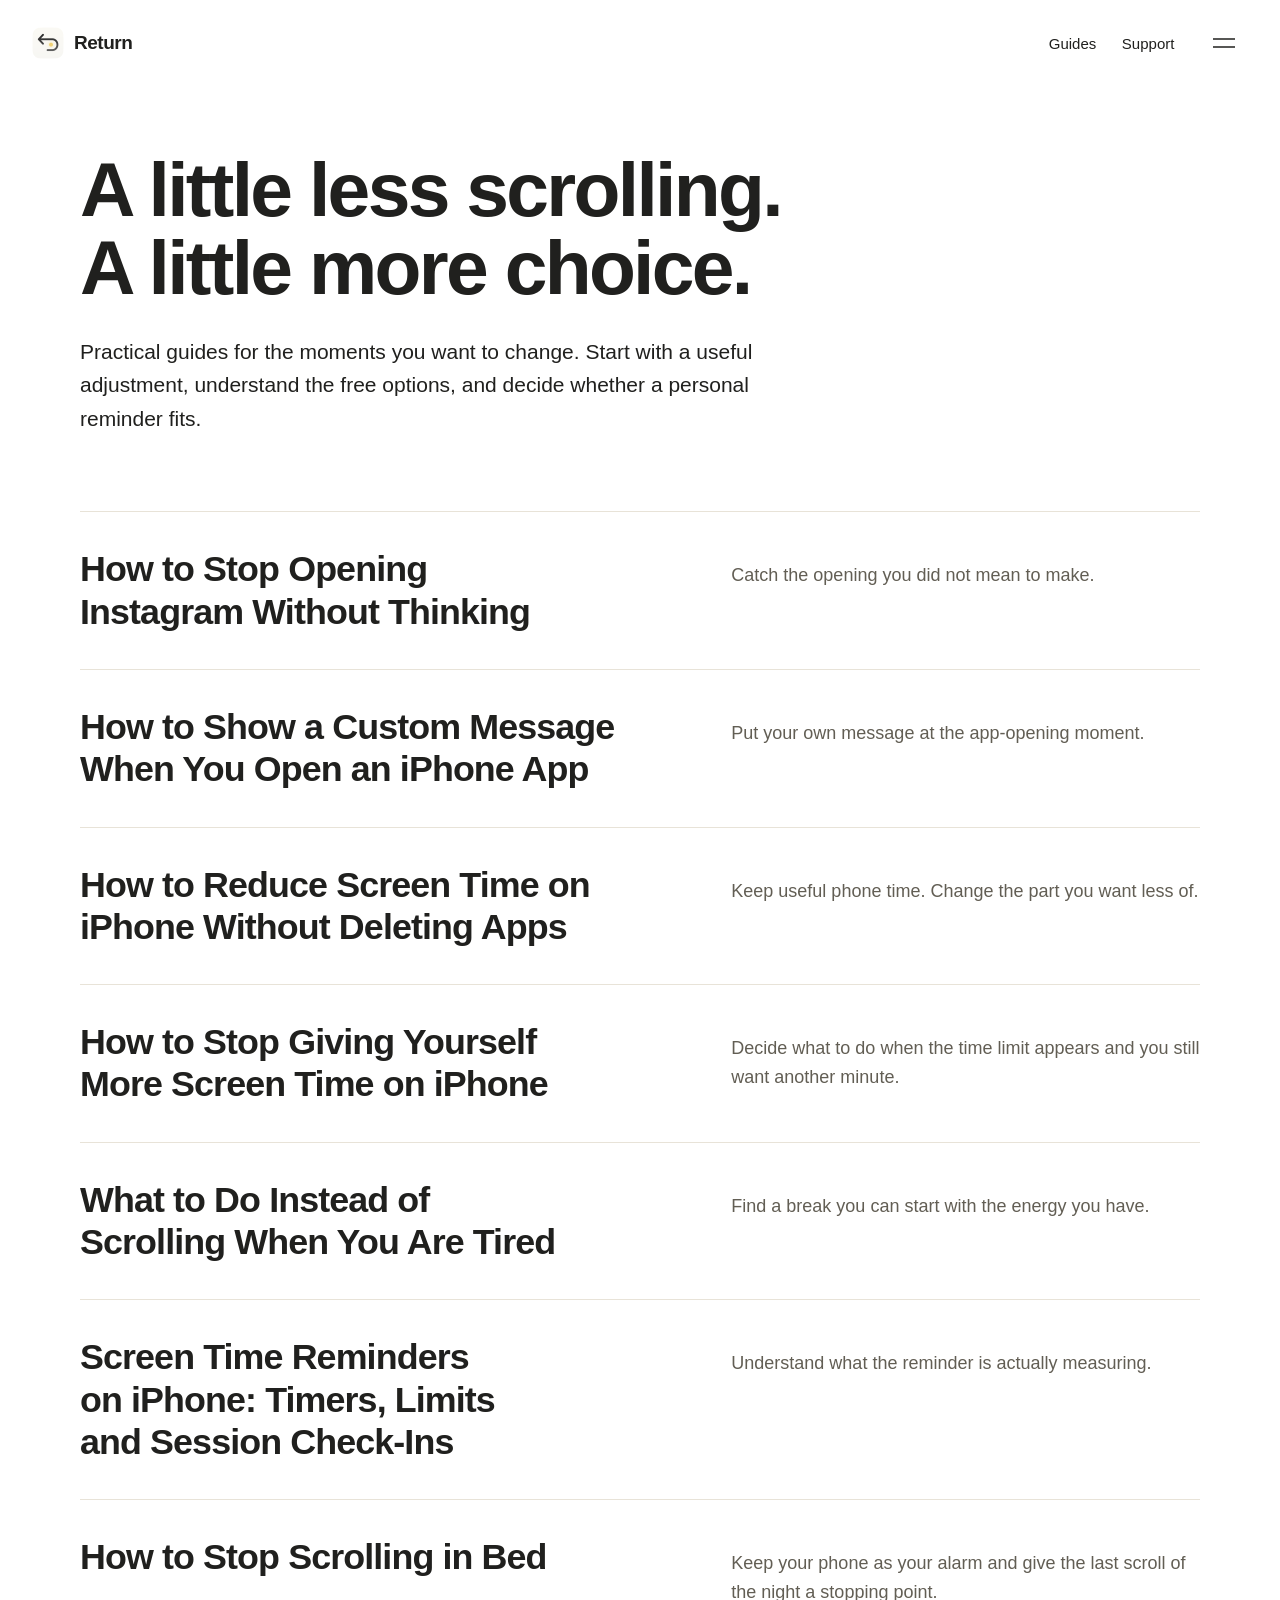
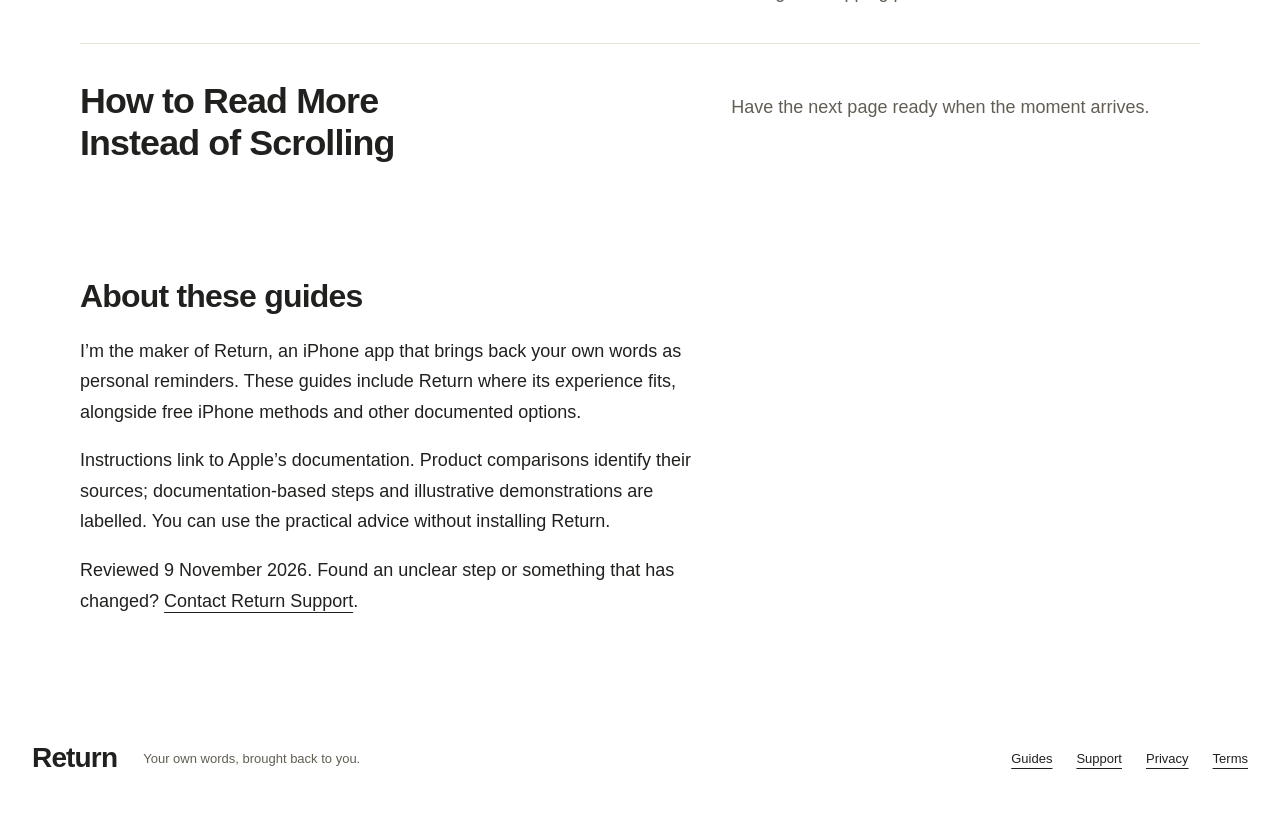
<file: guides/index.html>
<!doctype html>
<html lang="en"><head>
  <meta charset="utf-8">
  <meta name="viewport" content="width=device-width, initial-scale=1, viewport-fit=cover">
  <meta name="theme-color" content="#ffffff">
  <meta name="referrer" content="strict-origin-when-cross-origin">
  <meta name="robots" content="index,follow">
  <title>Screen Time &amp; Personal Reminder Guides | Return</title>
  <meta name="description" content="Practical guides to less unwanted scrolling, app-opening messages and personal reminders. Free iPhone options, clear setup steps and honest product comparisons.">
  <link rel="canonical" href="https://withreturn.com/guides/">
  <link rel="icon" href="/assets/home/return-icon.png" type="image/png">
  <meta property="og:site_name" content="Return">
  <meta property="og:type" content="website">
  <meta property="og:title" content="Screen Time &amp; Personal Reminder Guides | Return">
  <meta property="og:description" content="Practical guides to less unwanted scrolling, app-opening messages and personal reminders. Free iPhone options, clear setup steps and honest product comparisons.">
  <meta property="og:url" content="https://withreturn.com/guides/">
  <meta name="twitter:card" content="summary">
<link rel="stylesheet" href="/assets/home/bungee.css"><link rel="stylesheet" href="/assets/guides.css"><script src="/assets/navigation.js" defer></script>
<meta name="return-analytics-id" content="G-HGEEVW2KSK">
<style id="analytics-styles">
#analytics-choice[hidden], [data-analytics-settings][hidden] { display: none !important; }
#analytics-choice {
  position: fixed; z-index: 120; right: 20px; bottom: 20px;
  width: min(420px, calc(100vw - 40px)); padding: 22px; box-sizing: border-box;
  border: 1px solid #dedbd3; border-radius: 18px; background: #fff;
  box-shadow: 0 6px 26px rgb(0 0 0 / .1); color: #20201e;
  font: 400 15px/1.5 -apple-system, BlinkMacSystemFont, "Segoe UI", sans-serif;
  text-align: left;
}
#analytics-choice h2 { margin: 0 0 8px; font-size: 18px; line-height: 1.3; letter-spacing: -.02em; }
#analytics-choice p { margin: 0 0 14px; font: inherit; color: inherit; }
#analytics-choice a { color: inherit; text-decoration: underline; text-underline-offset: 3px; }
.analytics-actions { display: flex; flex-wrap: wrap; gap: 10px; }
.analytics-actions button {
  flex: 1; min-height: 44px; padding: 10px 14px; cursor: pointer;
  border: 1px solid #b6b2a8; border-radius: 9px; background: #fff; color: #20201e;
  font: 600 14px/1.4 -apple-system, BlinkMacSystemFont, "Segoe UI", sans-serif;
}
.analytics-actions button:hover { background: #fff5d8; }
.analytics-actions button:focus-visible, [data-analytics-settings]:focus-visible { outline: 2px solid #20201e; outline-offset: 4px; }
[data-analytics-settings] { border: 0; padding: 6px 0; background: none; color: inherit; cursor: pointer; font: inherit; text-decoration: underline; text-underline-offset: 3px; }
@media (max-width: 480px) {
  #analytics-choice { right: 12px; bottom: max(12px, env(safe-area-inset-bottom)); width: calc(100vw - 24px); padding: 18px; }
}

</style>
<script src="/assets/analytics.js?v=20261110b" defer></script>
</head><body class="reader-page" id="top"><a class="skip-link" href="#main">Skip to guides</a><header class="site-header"><a class="brand" href="/" aria-label="Return home"><img src="/assets/home/return-icon.png" alt="" width="32" height="32"><span translate="no">Return</span></a><nav class="header-actions" aria-label="Primary"><a href="/guides/">Guides</a><a href="/support/">Support</a><button hidden class="menu-button" type="button" aria-label="Open menu" aria-controls="site-menu" aria-expanded="false"><svg viewBox="0 0 32 32" aria-hidden="true"><path d="M5 12h22M5 20h22"/></svg></button></nav></header>
<main id="main" class="reader-wrap"><header class="guides-heading"><h1>A little less scrolling.<br>A little more choice.</h1><p>Practical guides for the moments you want to change. Start with a useful adjustment, understand the free options, and decide whether a personal reminder fits.</p></header>
<div class="guide-list"><section class="guide-entry"><h2><a href="/guides/stop-opening-instagram-without-thinking/">How to Stop Opening Instagram Without Thinking</a></h2><p>Catch the opening you did not mean to make.</p></section><section class="guide-entry"><h2><a href="/guides/reminder-when-opening-app-iphone/">How to Show a Custom Message When You Open an iPhone App</a></h2><p>Put your own message at the app-opening moment.</p></section><section class="guide-entry"><h2><a href="/guides/reduce-screen-time-without-deleting-apps/">How to Reduce Screen Time on iPhone Without Deleting Apps</a></h2><p>Keep useful phone time. Change the part you want less of.</p></section><section class="guide-entry"><h2><a href="/guides/keep-ignoring-screen-time-limits/">How to Stop Giving Yourself More Screen Time on iPhone</a></h2><p>Decide what to do when the time limit appears and you still want another minute.</p></section><section class="guide-entry"><h2><a href="/guides/what-to-do-instead-of-scrolling-when-tired/">What to Do Instead of Scrolling When You Are Tired</a></h2><p>Find a break you can start with the energy you have.</p></section><section class="guide-entry"><h2><a href="/guides/screen-time-reminders-while-using-apps-iphone/">Screen Time Reminders on iPhone: Timers, Limits and Session Check-Ins</a></h2><p>Understand what the reminder is actually measuring.</p></section><section class="guide-entry"><h2><a href="/guides/stop-scrolling-in-bed/">How to Stop Scrolling in Bed</a></h2><p>Keep your phone as your alarm and give the last scroll of the night a stopping point.</p></section><section class="guide-entry"><h2><a href="/guides/read-more-instead-of-scrolling/">How to Read More Instead of Scrolling</a></h2><p>Have the next page ready when the moment arrives.</p></section></div>
<section class="guide-about" id="about-these-guides"><h2>About these guides</h2><p>I’m the maker of Return, an iPhone app that brings back your own words as personal reminders. These guides include Return where its experience fits, alongside free iPhone methods and other documented options.</p><p>Instructions link to Apple’s documentation. Product comparisons identify their sources; documentation-based steps and illustrative demonstrations are labelled. You can use the practical advice without installing Return.</p><p>Reviewed 9 November 2026. Found an unclear step or something that has changed? <a href="/support/">Contact Return Support</a>.</p></section></main><footer class="site-footer wrap"><a class="footer-brand" href="/" translate="no">Return</a><p>Your own words, brought back to you.</p><nav aria-label="Footer navigation"><a href="/guides/">Guides</a><a href="/support/">Support</a><a href="/privacy/">Privacy</a><a href="/terms/">Terms</a><button type="button" data-analytics-settings hidden>Analytics settings</button></nav></footer><dialog id="site-menu" aria-label="Site navigation"><div class="menu-top"><a class="brand" href="/" aria-label="Return home"><img src="/assets/home/return-icon.png" alt="" width="32" height="32"><span translate="no">Return</span></a><button class="menu-close" type="button" aria-label="Close menu" autofocus><svg viewBox="0 0 32 32" aria-hidden="true"><path d="m6 6 20 20M6 26 26 6"/></svg></button></div><nav class="menu-links" aria-label="Expanded navigation"><a href="/">Home</a><a href="/guides/">Guides</a><a href="/#how-it-works">How it works</a><a href="/#before-apps">Before apps</a><a href="/#while-using">While using</a><a href="/#during-the-day">Everyday Echoes</a><a href="/#download">Get Return</a></nav><a class="menu-support" href="/support/">Need a hand? Visit Support</a></dialog><section id="analytics-choice" role="region" aria-labelledby="analytics-choice-heading" hidden>
  <h2 id="analytics-choice-heading">Help us understand what works.</h2>
  <p>Allow Google Analytics cookies to measure visits, traffic sources and App Store button clicks? Your choice won’t affect how the site works. <a href="/privacy/#website-heading">Privacy details</a>.</p>
  <div class="analytics-actions"><button type="button" data-analytics-decline>No thanks</button><button type="button" data-analytics-accept>Allow analytics</button></div>
</section>
</body></html>
</file>
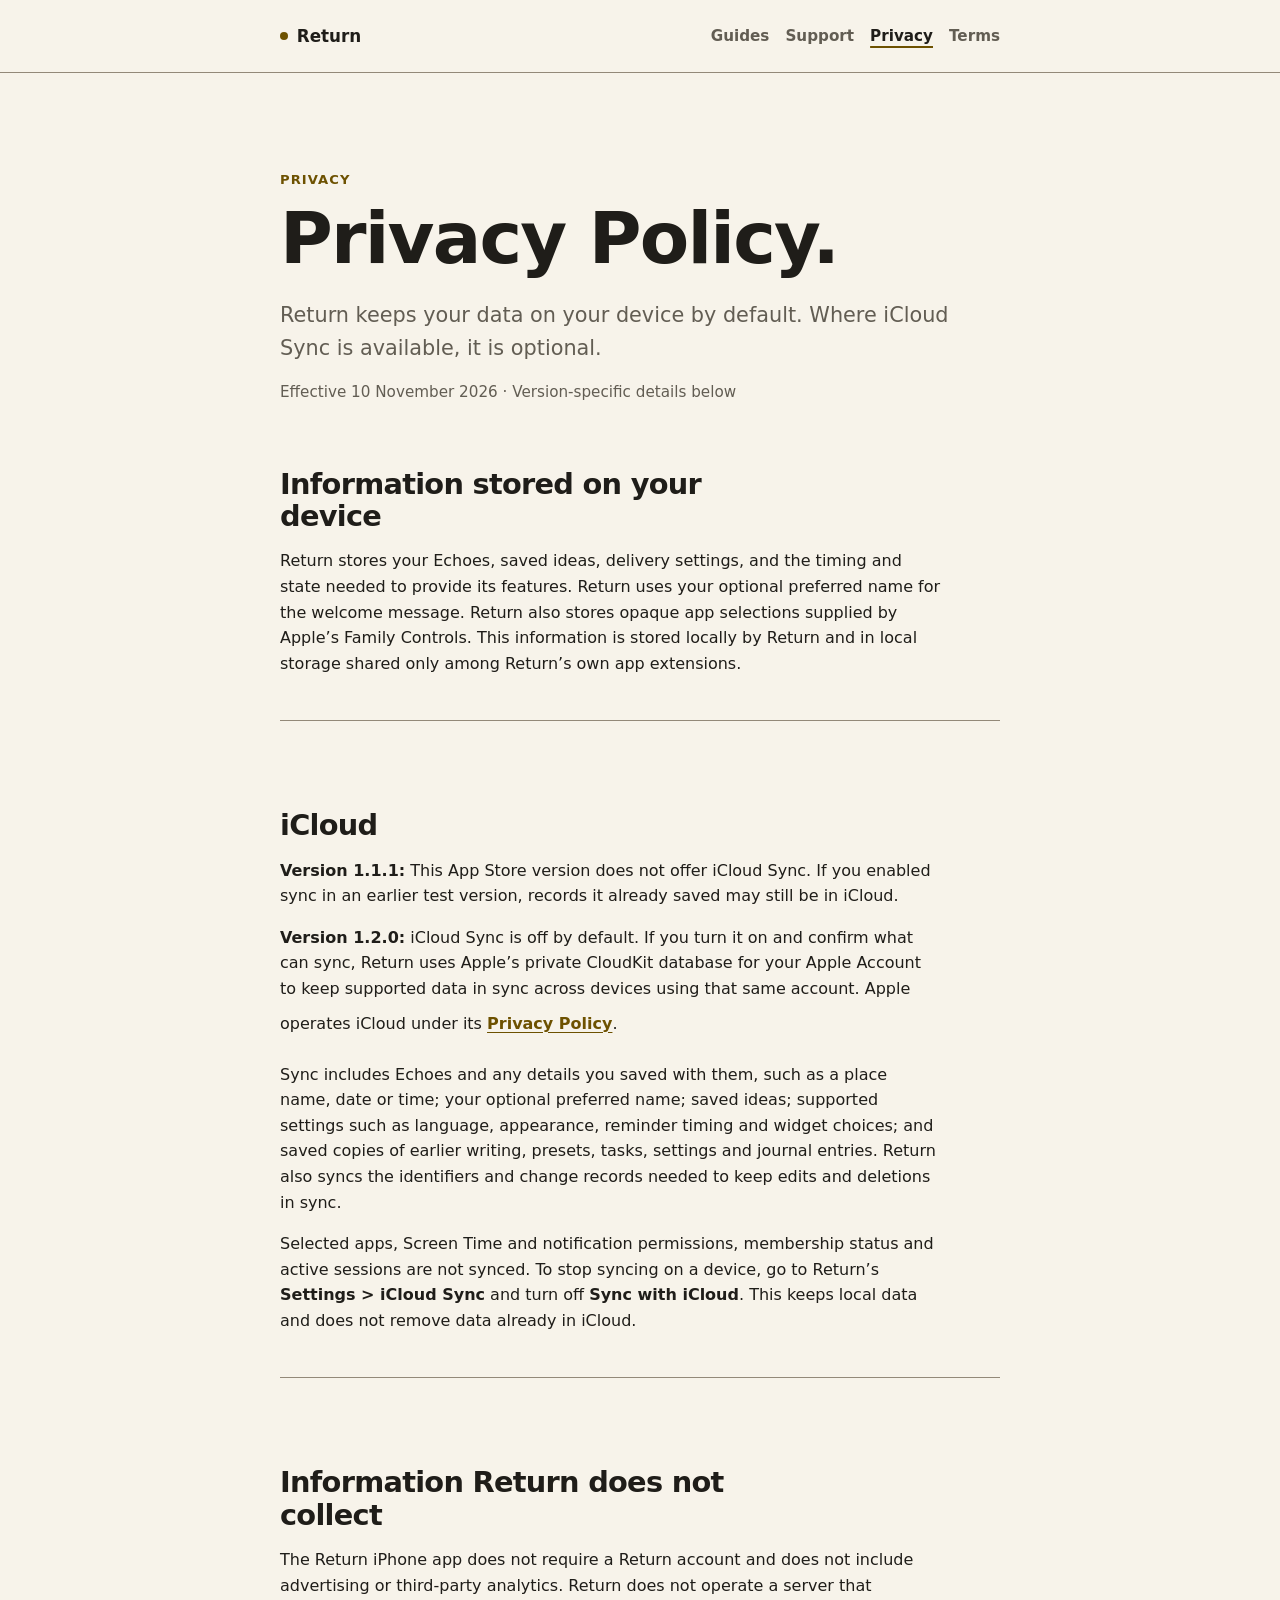
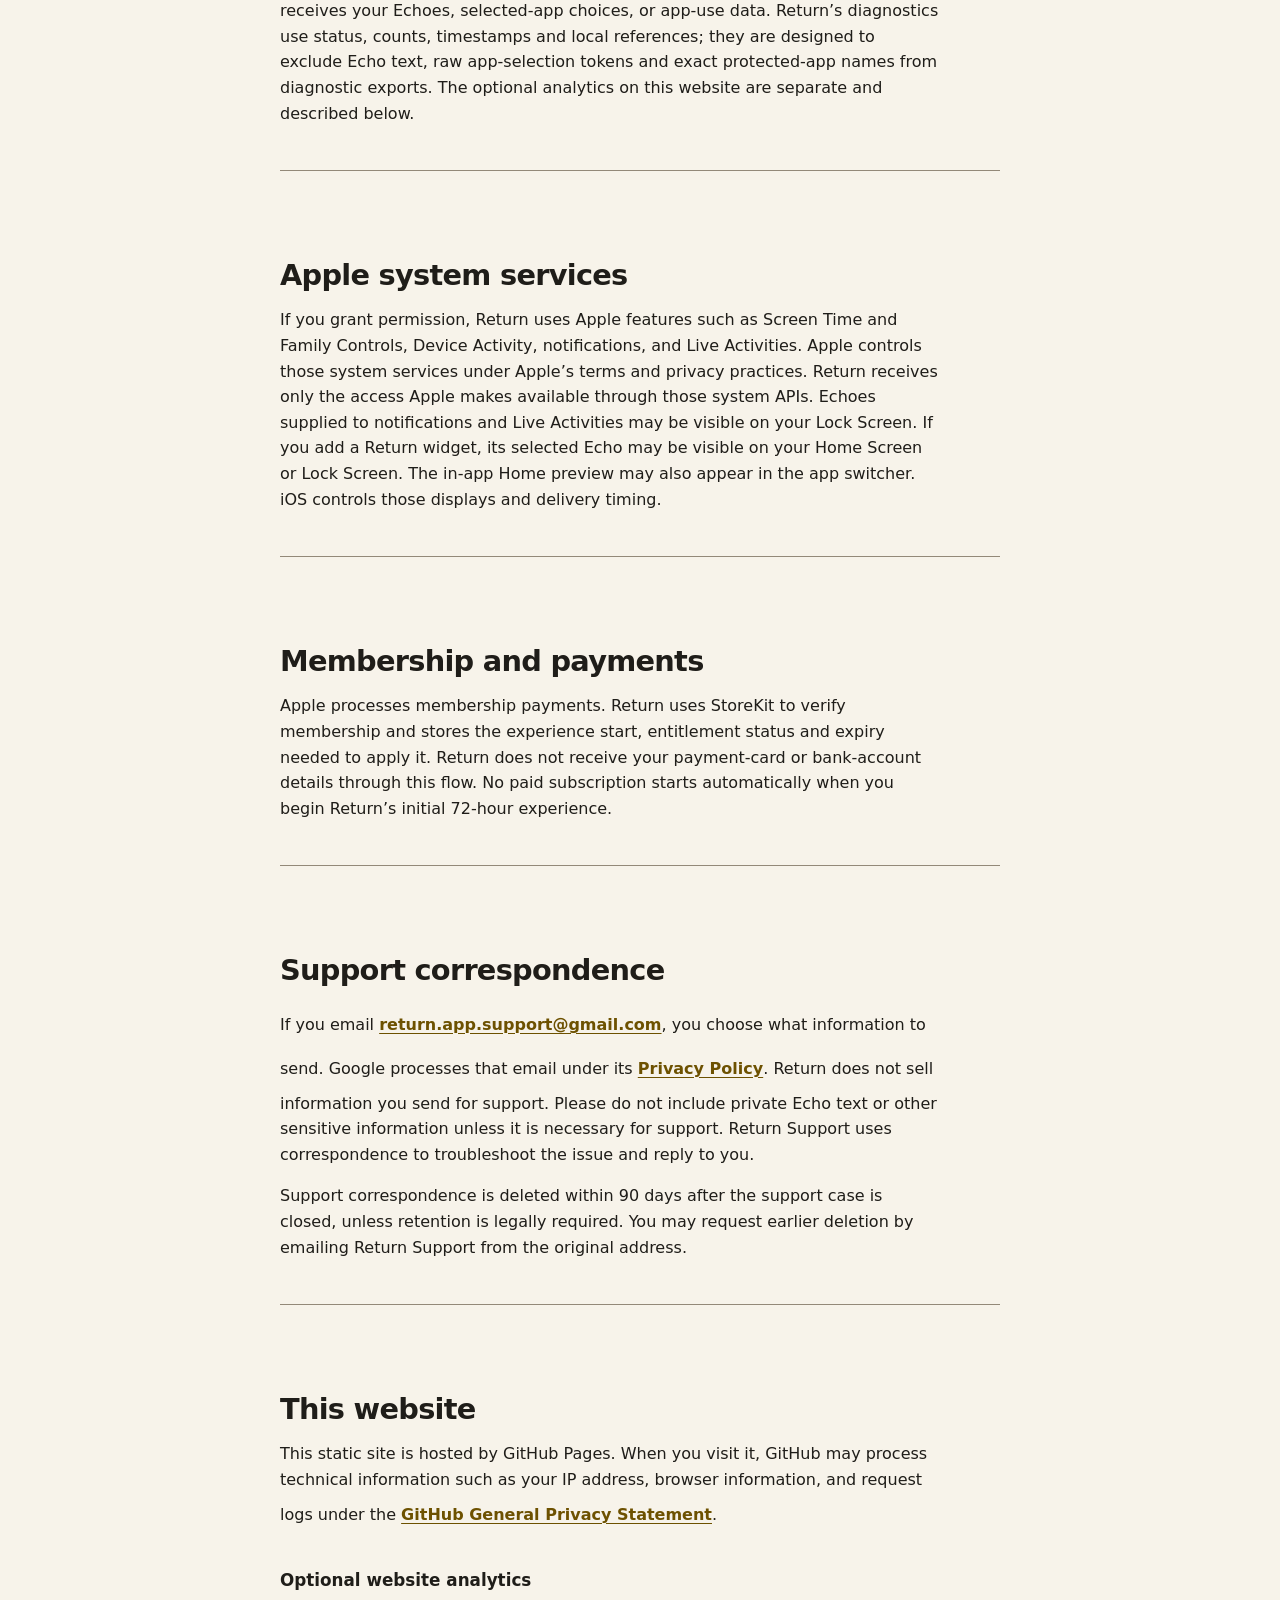
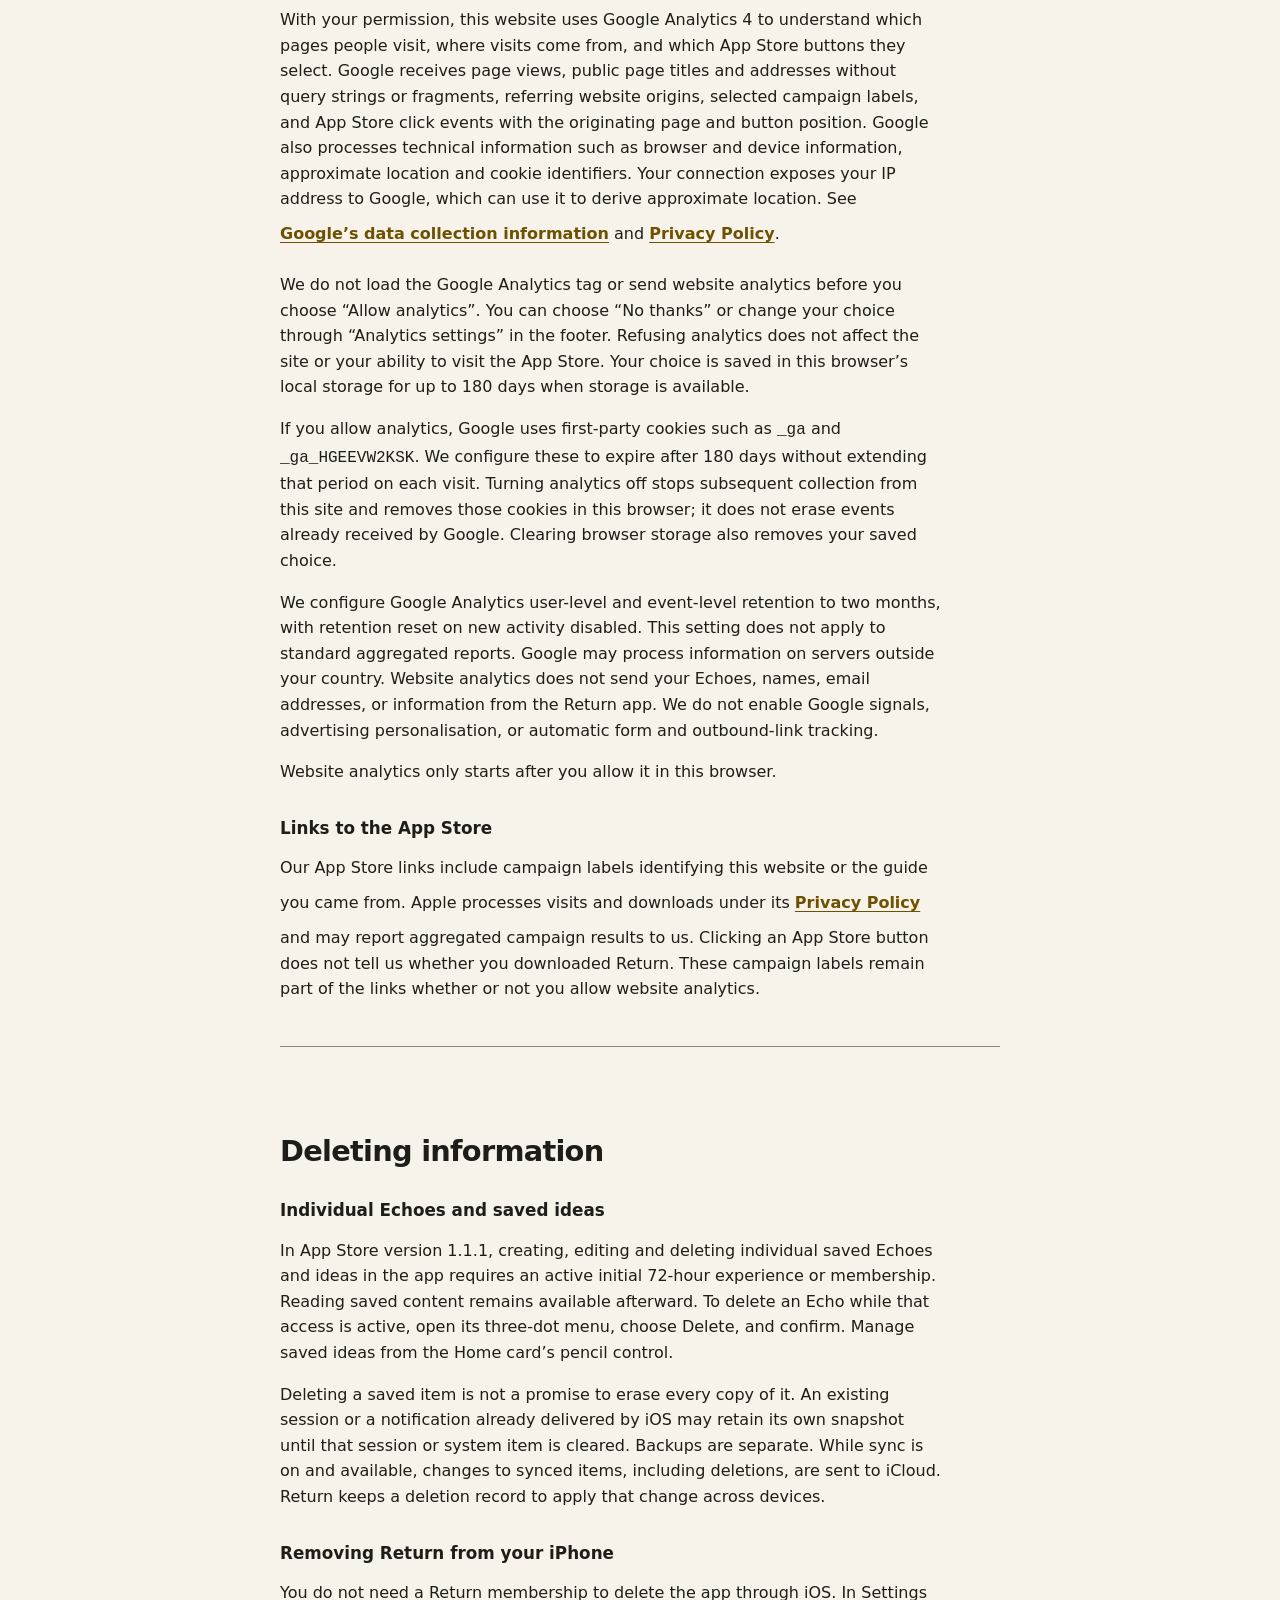
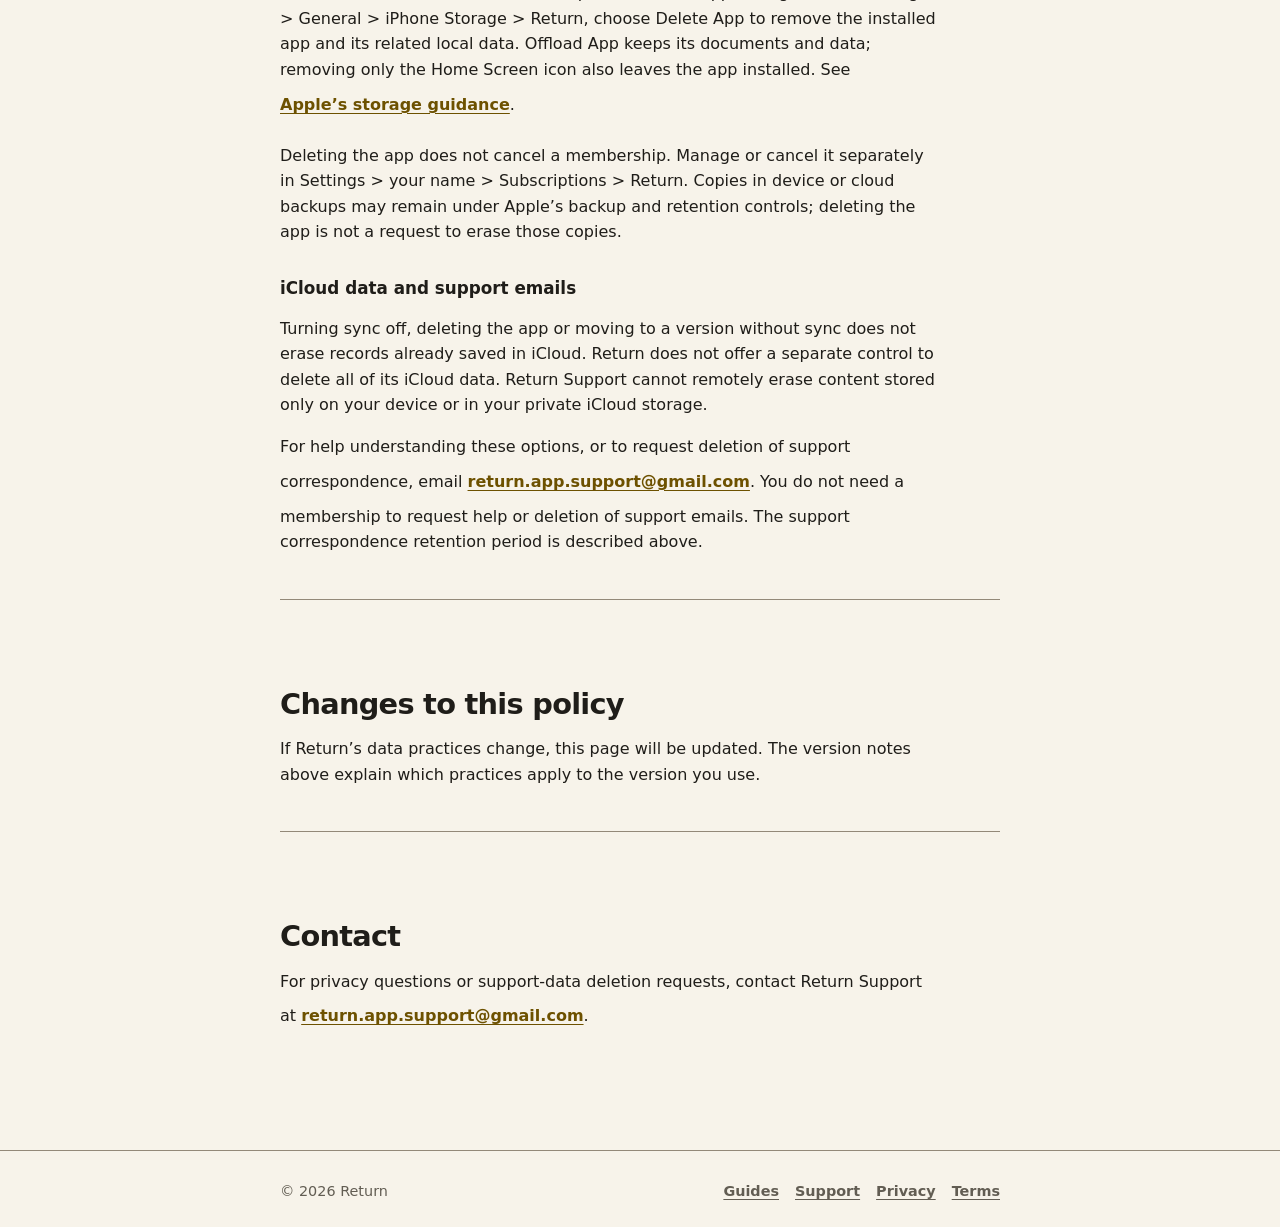
<file: privacy/index.html>
<!doctype html>
<html lang="en">
<head>
  <meta charset="utf-8">
  <meta name="viewport" content="width=device-width, initial-scale=1">
  <meta name="color-scheme" content="light dark">
  <meta name="referrer" content="no-referrer">
  <meta http-equiv="Content-Security-Policy" content="default-src 'none'; style-src 'self' 'sha256-ixZ9XY1U0MBe7xsaCsMMPssoUoCrFynJctmN93urkP8='; img-src 'self' data: https://www.googletagmanager.com https://*.google-analytics.com; script-src 'self' https://www.googletagmanager.com; connect-src https://www.googletagmanager.com https://*.google-analytics.com https://*.analytics.google.com; font-src 'none'; object-src 'none'; frame-src 'none'; form-action 'none'; base-uri 'none'">
  <meta name="description" content="How Return handles data.">
  <title>Privacy Policy — Return</title>
  <link rel="icon" href="data:,">
  <link rel="stylesheet" href="../assets/site.css">
<meta name="robots" content="index,follow">
  <link rel="canonical" href="https://withreturn.com/privacy/">
<meta name="return-analytics-id" content="G-HGEEVW2KSK">
<style id="analytics-styles">
#analytics-choice[hidden], [data-analytics-settings][hidden] { display: none !important; }
#analytics-choice {
  position: fixed; z-index: 120; right: 20px; bottom: 20px;
  width: min(420px, calc(100vw - 40px)); padding: 22px; box-sizing: border-box;
  border: 1px solid #dedbd3; border-radius: 18px; background: #fff;
  box-shadow: 0 6px 26px rgb(0 0 0 / .1); color: #20201e;
  font: 400 15px/1.5 -apple-system, BlinkMacSystemFont, "Segoe UI", sans-serif;
  text-align: left;
}
#analytics-choice h2 { margin: 0 0 8px; font-size: 18px; line-height: 1.3; letter-spacing: -.02em; }
#analytics-choice p { margin: 0 0 14px; font: inherit; color: inherit; }
#analytics-choice a { color: inherit; text-decoration: underline; text-underline-offset: 3px; }
.analytics-actions { display: flex; flex-wrap: wrap; gap: 10px; }
.analytics-actions button {
  flex: 1; min-height: 44px; padding: 10px 14px; cursor: pointer;
  border: 1px solid #b6b2a8; border-radius: 9px; background: #fff; color: #20201e;
  font: 600 14px/1.4 -apple-system, BlinkMacSystemFont, "Segoe UI", sans-serif;
}
.analytics-actions button:hover { background: #fff5d8; }
.analytics-actions button:focus-visible, [data-analytics-settings]:focus-visible { outline: 2px solid #20201e; outline-offset: 4px; }
[data-analytics-settings] { border: 0; padding: 6px 0; background: none; color: inherit; cursor: pointer; font: inherit; text-decoration: underline; text-underline-offset: 3px; }
@media (max-width: 480px) {
  #analytics-choice { right: 12px; bottom: max(12px, env(safe-area-inset-bottom)); width: calc(100vw - 24px); padding: 18px; }
}

</style>
<script src="/assets/analytics.js?v=20261110b" defer></script>
</head>
<body>
  <a class="skip-link" href="#main-content">Skip to content</a>
  <header class="site-header">
    <div class="container header-row">
      <a class="brand" href="../">Return</a>
      <nav class="primary-nav" aria-label="Primary">
        <a href="/guides/">Guides</a>
        <a href="../support/">Support</a>
        <a href="./" aria-current="page">Privacy</a>
        <a href="../terms/">Terms</a>
      </nav>
    </div>
  </header>
  <main id="main-content" class="container">
    <p class="eyebrow">Privacy</p>
    <h1>Privacy Policy.</h1>
    <p class="lede">Return keeps your data on your device by default. Where iCloud Sync is available, it is optional.</p>
    <p class="meta">Effective 10 November 2026 · Version-specific details below</p>

    <section class="content-section" aria-labelledby="device-heading">
      <h2 id="device-heading">Information stored on your device</h2>
      <p>Return stores your Echoes, saved ideas, delivery settings, and the timing and state needed to provide its features. Return uses your optional preferred name for the welcome message. Return also stores opaque app selections supplied by Apple’s Family Controls. This information is stored locally by Return and in local storage shared only among Return’s own app extensions.</p>
    </section>

    <section class="content-section" aria-labelledby="icloud-heading">
      <h2 id="icloud-heading">iCloud</h2>
      <p><strong>Version 1.1.1:</strong> This App Store version does not offer iCloud Sync. If you enabled sync in an earlier test version, records it already saved may still be in iCloud.</p>
      <p><strong>Version 1.2.0:</strong> iCloud Sync is off by default. If you turn it on and confirm what can sync, Return uses Apple’s private CloudKit database for your Apple Account to keep supported data in sync across devices using that same account. Apple operates iCloud under its <a href="https://www.apple.com/legal/privacy/">Privacy Policy</a>.</p>
      <p>Sync includes Echoes and any details you saved with them, such as a place name, date or time; your optional preferred name; saved ideas; supported settings such as language, appearance, reminder timing and widget choices; and saved copies of earlier writing, presets, tasks, settings and journal entries. Return also syncs the identifiers and change records needed to keep edits and deletions in sync.</p>
      <p>Selected apps, Screen Time and notification permissions, membership status and active sessions are not synced. To stop syncing on a device, go to Return’s <strong>Settings &gt; iCloud Sync</strong> and turn off <strong>Sync with iCloud</strong>. This keeps local data and does not remove data already in iCloud.</p>
    </section>

    <section class="content-section" aria-labelledby="not-collected-heading">
      <h2 id="not-collected-heading">Information Return does not collect</h2>
      <p>The Return iPhone app does not require a Return account and does not include advertising or third-party analytics. Return does not operate a server that receives your Echoes, selected-app choices, or app-use data. Return’s diagnostics use status, counts, timestamps and local references; they are designed to exclude Echo text, raw app-selection tokens and exact protected-app names from diagnostic exports. The optional analytics on this website are separate and described below.</p>
    </section>

    <section class="content-section" aria-labelledby="apple-heading">
      <h2 id="apple-heading">Apple system services</h2>
      <p>If you grant permission, Return uses Apple features such as Screen Time and Family Controls, Device Activity, notifications, and Live Activities. Apple controls those system services under Apple’s terms and privacy practices. Return receives only the access Apple makes available through those system APIs. Echoes supplied to notifications and Live Activities may be visible on your Lock Screen. If you add a Return widget, its selected Echo may be visible on your Home Screen or Lock Screen. The in-app Home preview may also appear in the app switcher. iOS controls those displays and delivery timing.</p>
    </section>

    <section class="content-section" aria-labelledby="purchases-heading">
      <h2 id="purchases-heading">Membership and payments</h2>
      <p>Apple processes membership payments. Return uses StoreKit to verify membership and stores the experience start, entitlement status and expiry needed to apply it. Return does not receive your payment-card or bank-account details through this flow. No paid subscription starts automatically when you begin Return’s initial 72-hour experience.</p>
    </section>

    <section class="content-section" aria-labelledby="support-heading">
      <h2 id="support-heading">Support correspondence</h2>
      <p>If you email <a href="mailto:return.app.support@gmail.com">return.app.support@gmail.com</a>, you choose what information to send. Google processes that email under its <a href="https://policies.google.com/privacy">Privacy Policy</a>. Return does not sell information you send for support. Please do not include private Echo text or other sensitive information unless it is necessary for support. Return Support uses correspondence to troubleshoot the issue and reply to you.</p>
      <p>Support correspondence is deleted within 90 days after the support case is closed, unless retention is legally required. You may request earlier deletion by emailing Return Support from the original address.</p>
    </section>

    <section class="content-section" aria-labelledby="website-heading">
      <h2 id="website-heading">This website</h2>
      <p>This static site is hosted by GitHub Pages. When you visit it, GitHub may process technical information such as your IP address, browser information, and request logs under the <a href="https://docs.github.com/en/site-policy/privacy-policies/github-general-privacy-statement">GitHub General Privacy Statement</a>.</p>
      <h3>Optional website analytics</h3>
      <p>With your permission, this website uses Google Analytics 4 to understand which pages people visit, where visits come from, and which App Store buttons they select. Google receives page views, public page titles and addresses without query strings or fragments, referring website origins, selected campaign labels, and App Store click events with the originating page and button position. Google also processes technical information such as browser and device information, approximate location and cookie identifiers. Your connection exposes your IP address to Google, which can use it to derive approximate location. See <a href="https://support.google.com/analytics/answer/12017362">Google’s data collection information</a> and <a href="https://policies.google.com/privacy">Privacy Policy</a>.</p>
      <p>We do not load the Google Analytics tag or send website analytics before you choose “Allow analytics”. You can choose “No thanks” or change your choice through “Analytics settings” in the footer. Refusing analytics does not affect the site or your ability to visit the App Store. Your choice is saved in this browser’s local storage for up to 180 days when storage is available.</p>
      <p>If you allow analytics, Google uses first-party cookies such as <code>_ga</code> and <code>_ga_HGEEVW2KSK</code>. We configure these to expire after 180 days without extending that period on each visit. Turning analytics off stops subsequent collection from this site and removes those cookies in this browser; it does not erase events already received by Google. Clearing browser storage also removes your saved choice.</p>
      <p>We configure Google Analytics user-level and event-level retention to two months, with retention reset on new activity disabled. This setting does not apply to standard aggregated reports. Google may process information on servers outside your country. Website analytics does not send your Echoes, names, email addresses, or information from the Return app. We do not enable Google signals, advertising personalisation, or automatic form and outbound-link tracking.</p>
      <p data-analytics-state>Website analytics only starts after you allow it in this browser.</p>
      <h3>Links to the App Store</h3>
      <p>Our App Store links include campaign labels identifying this website or the guide you came from. Apple processes visits and downloads under its <a href="https://www.apple.com/legal/privacy/">Privacy Policy</a> and may report aggregated campaign results to us. Clicking an App Store button does not tell us whether you downloaded Return. These campaign labels remain part of the links whether or not you allow website analytics.</p>
    </section>

    <section class="content-section" aria-labelledby="deletion-heading">
      <h2 id="deletion-heading">Deleting information</h2>
      <h3>Individual Echoes and saved ideas</h3>
      <p>In App Store version 1.1.1, creating, editing and deleting individual saved Echoes and ideas in the app requires an active initial 72-hour experience or membership. Reading saved content remains available afterward. To delete an Echo while that access is active, open its three-dot menu, choose Delete, and confirm. Manage saved ideas from the Home card’s pencil control.</p>
      <p>Deleting a saved item is not a promise to erase every copy of it. An existing session or a notification already delivered by iOS may retain its own snapshot until that session or system item is cleared. Backups are separate. While sync is on and available, changes to synced items, including deletions, are sent to iCloud. Return keeps a deletion record to apply that change across devices.</p>
      <h3>Removing Return from your iPhone</h3>
      <p>You do not need a Return membership to delete the app through iOS. In Settings &gt; General &gt; iPhone Storage &gt; Return, choose Delete App to remove the installed app and its related local data. Offload App keeps its documents and data; removing only the Home Screen icon also leaves the app installed. See <a href="https://support.apple.com/en-us/108429">Apple’s storage guidance</a>.</p>
      <p>Deleting the app does not cancel a membership. Manage or cancel it separately in Settings &gt; your name &gt; Subscriptions &gt; Return. Copies in device or cloud backups may remain under Apple’s backup and retention controls; deleting the app is not a request to erase those copies.</p>
      <h3>iCloud data and support emails</h3>
      <p>Turning sync off, deleting the app or moving to a version without sync does not erase records already saved in iCloud. Return does not offer a separate control to delete all of its iCloud data. Return Support cannot remotely erase content stored only on your device or in your private iCloud storage.</p>
      <p>For help understanding these options, or to request deletion of support correspondence, email <a href="mailto:return.app.support@gmail.com">return.app.support@gmail.com</a>. You do not need a membership to request help or deletion of support emails. The support correspondence retention period is described above.</p>
    </section>

    <section class="content-section" aria-labelledby="changes-heading">
      <h2 id="changes-heading">Changes to this policy</h2>
      <p>If Return’s data practices change, this page will be updated. The version notes above explain which practices apply to the version you use.</p>
    </section>

    <section class="content-section" aria-labelledby="privacy-contact-heading">
      <h2 id="privacy-contact-heading">Contact</h2>
      <p>For privacy questions or support-data deletion requests, contact Return Support at <a href="mailto:return.app.support@gmail.com">return.app.support@gmail.com</a>.</p>
    </section>
  </main>
  <footer class="site-footer">
    <div class="container footer-row">
      <p>© 2026 Return</p>
      <nav class="footer-nav" aria-label="Footer">
        <a href="/guides/">Guides</a>
        <a href="../support/">Support</a>
        <a href="./" aria-current="page">Privacy</a>
        <a href="../terms/">Terms</a>
      <button type="button" data-analytics-settings hidden>Analytics settings</button></nav>
    </div>
  </footer>
<section id="analytics-choice" role="region" aria-labelledby="analytics-choice-heading" hidden>
  <h2 id="analytics-choice-heading">Help us understand what works.</h2>
  <p>Allow Google Analytics cookies to measure visits, traffic sources and App Store button clicks? Your choice won’t affect how the site works. <a href="/privacy/#website-heading">Privacy details</a>.</p>
  <div class="analytics-actions"><button type="button" data-analytics-decline>No thanks</button><button type="button" data-analytics-accept>Allow analytics</button></div>
</section>
</body>
</html>
</file>
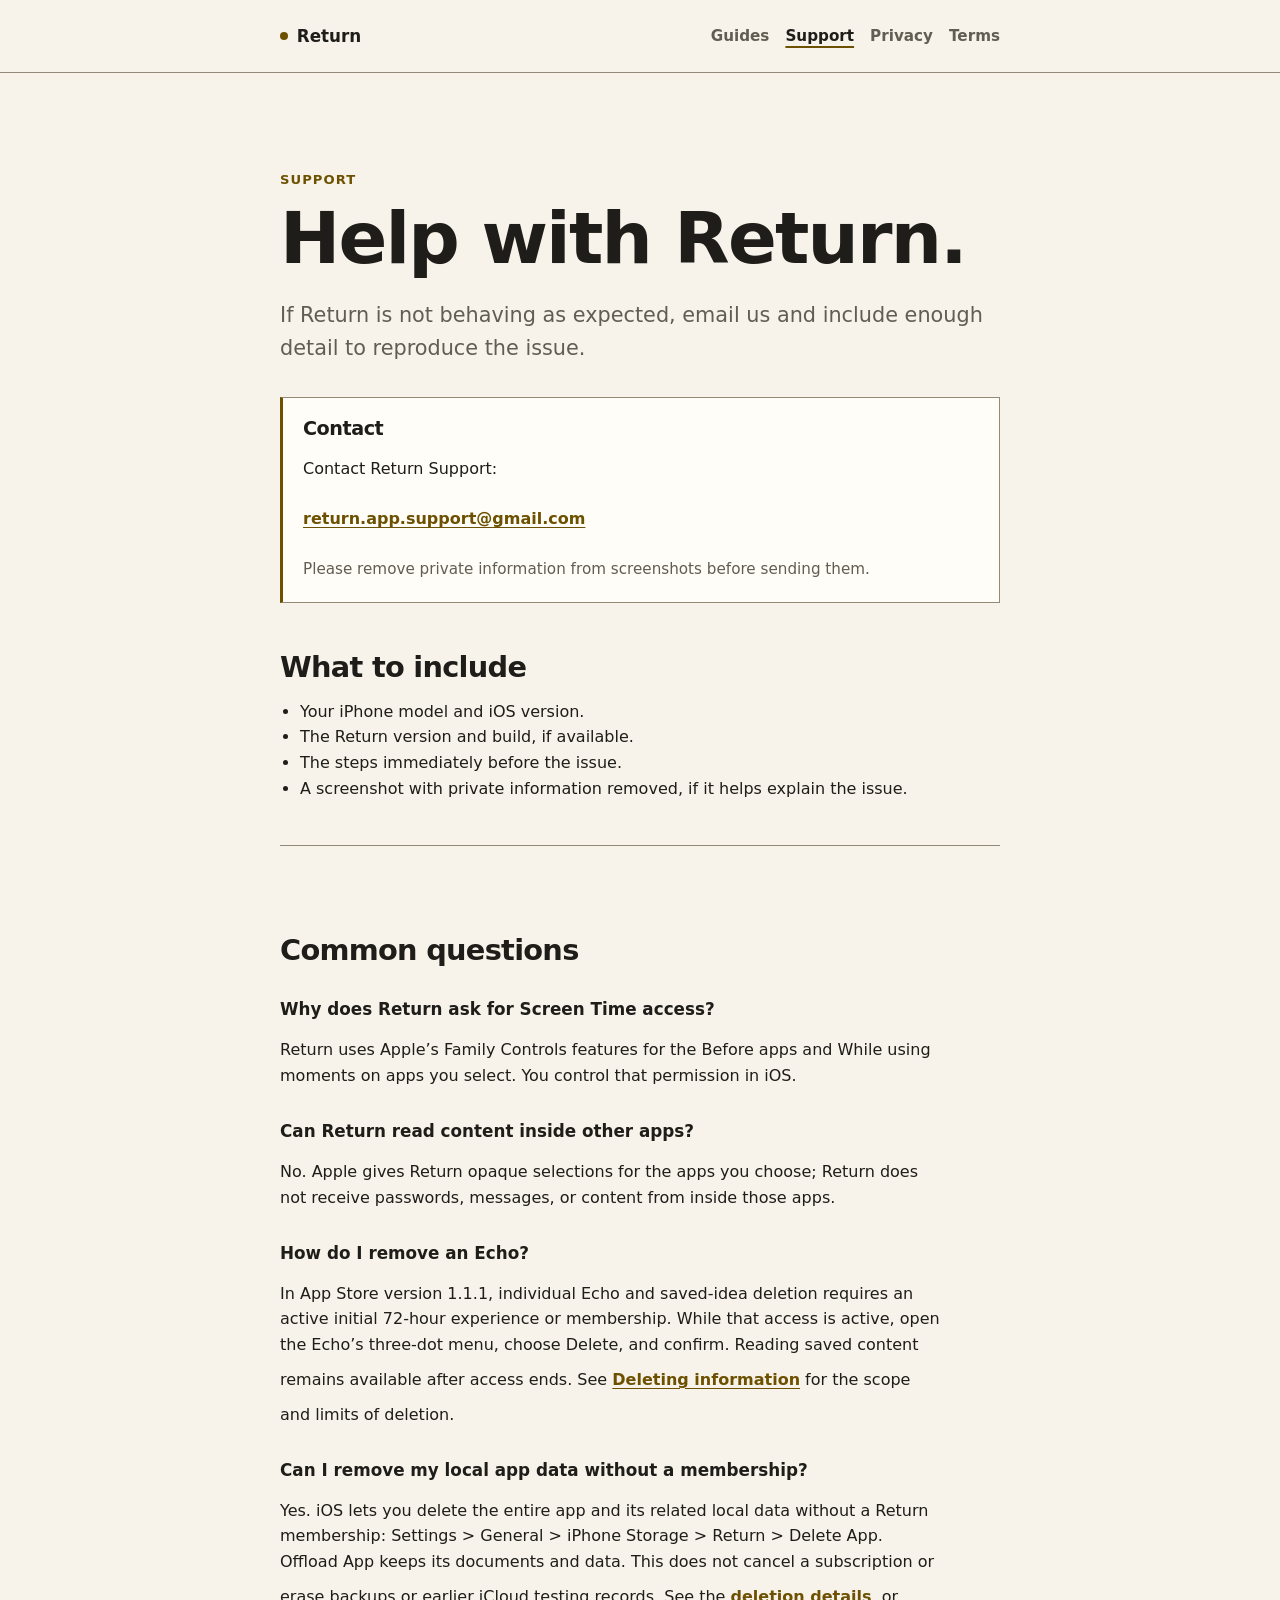
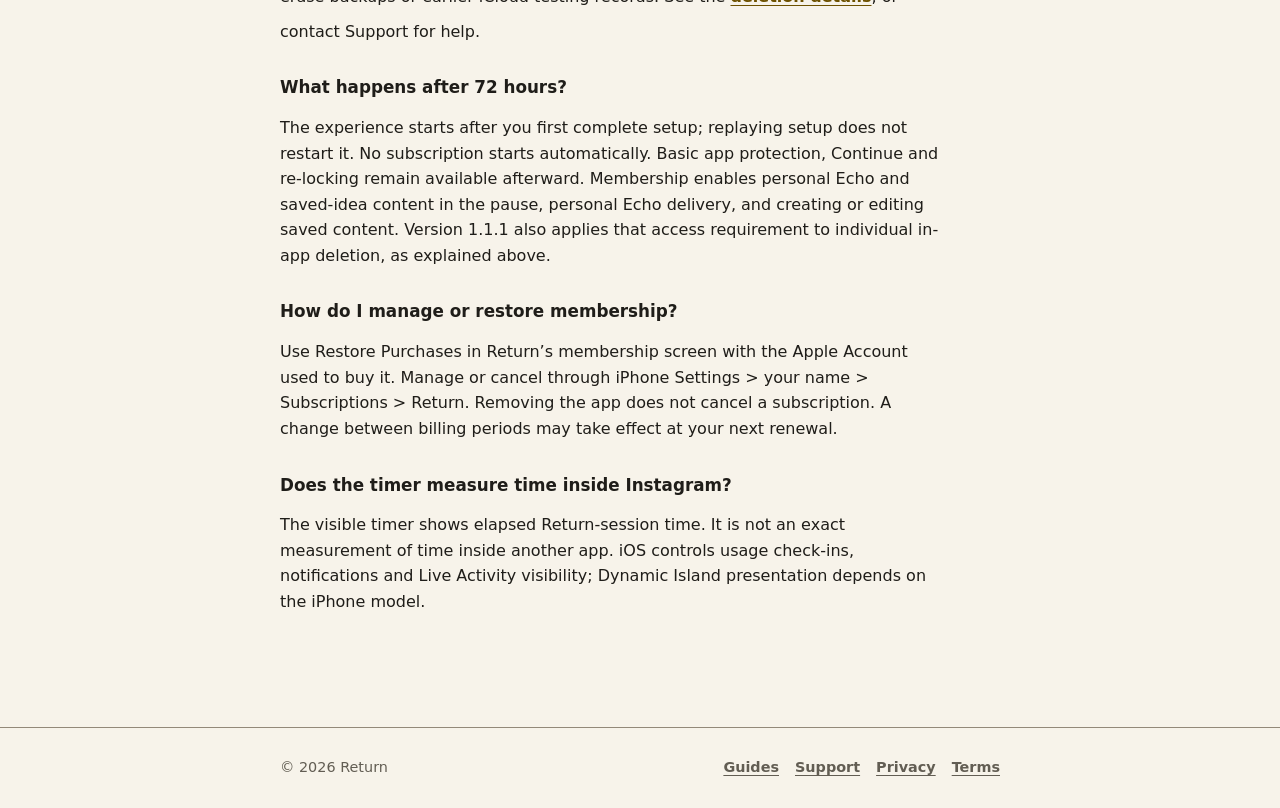
<file: support/index.html>
<!doctype html>
<html lang="en">
<head>
  <meta charset="utf-8">
  <meta name="viewport" content="width=device-width, initial-scale=1">
  <meta name="color-scheme" content="light dark">
  <meta name="referrer" content="no-referrer">
  <meta http-equiv="Content-Security-Policy" content="default-src 'none'; style-src 'self' 'sha256-ixZ9XY1U0MBe7xsaCsMMPssoUoCrFynJctmN93urkP8='; img-src 'self' data: https://www.googletagmanager.com https://*.google-analytics.com; script-src 'self' https://www.googletagmanager.com; connect-src https://www.googletagmanager.com https://*.google-analytics.com https://*.analytics.google.com; font-src 'none'; object-src 'none'; frame-src 'none'; form-action 'none'; base-uri 'none'">
  <meta name="description" content="Get help with Return for iPhone.">
  <title>Support — Return</title>
  <link rel="icon" href="data:,">
  <link rel="stylesheet" href="../assets/site.css">
<meta name="robots" content="index,follow">
  <link rel="canonical" href="https://withreturn.com/support/">
<meta name="return-analytics-id" content="G-HGEEVW2KSK">
<style id="analytics-styles">
#analytics-choice[hidden], [data-analytics-settings][hidden] { display: none !important; }
#analytics-choice {
  position: fixed; z-index: 120; right: 20px; bottom: 20px;
  width: min(420px, calc(100vw - 40px)); padding: 22px; box-sizing: border-box;
  border: 1px solid #dedbd3; border-radius: 18px; background: #fff;
  box-shadow: 0 6px 26px rgb(0 0 0 / .1); color: #20201e;
  font: 400 15px/1.5 -apple-system, BlinkMacSystemFont, "Segoe UI", sans-serif;
  text-align: left;
}
#analytics-choice h2 { margin: 0 0 8px; font-size: 18px; line-height: 1.3; letter-spacing: -.02em; }
#analytics-choice p { margin: 0 0 14px; font: inherit; color: inherit; }
#analytics-choice a { color: inherit; text-decoration: underline; text-underline-offset: 3px; }
.analytics-actions { display: flex; flex-wrap: wrap; gap: 10px; }
.analytics-actions button {
  flex: 1; min-height: 44px; padding: 10px 14px; cursor: pointer;
  border: 1px solid #b6b2a8; border-radius: 9px; background: #fff; color: #20201e;
  font: 600 14px/1.4 -apple-system, BlinkMacSystemFont, "Segoe UI", sans-serif;
}
.analytics-actions button:hover { background: #fff5d8; }
.analytics-actions button:focus-visible, [data-analytics-settings]:focus-visible { outline: 2px solid #20201e; outline-offset: 4px; }
[data-analytics-settings] { border: 0; padding: 6px 0; background: none; color: inherit; cursor: pointer; font: inherit; text-decoration: underline; text-underline-offset: 3px; }
@media (max-width: 480px) {
  #analytics-choice { right: 12px; bottom: max(12px, env(safe-area-inset-bottom)); width: calc(100vw - 24px); padding: 18px; }
}

</style>
<script src="/assets/analytics.js?v=20261110b" defer></script>
</head>
<body>
  <a class="skip-link" href="#main-content">Skip to content</a>
  <header class="site-header">
    <div class="container header-row">
      <a class="brand" href="../">Return</a>
      <nav class="primary-nav" aria-label="Primary">
        <a href="/guides/">Guides</a>
        <a href="./" aria-current="page">Support</a>
        <a href="../privacy/">Privacy</a>
        <a href="../terms/">Terms</a>
      </nav>
    </div>
  </header>
  <main id="main-content" class="container">
    <p class="eyebrow">Support</p>
    <h1>Help with Return.</h1>
    <p class="lede">If Return is not behaving as expected, email us and include enough detail to reproduce the issue.</p>

    <section class="contact-panel" aria-labelledby="contact-heading">
      <h2 id="contact-heading">Contact</h2>
      <p>Contact Return Support:</p>
      <p><a href="mailto:return.app.support@gmail.com">return.app.support@gmail.com</a></p>
      <p class="meta">Please remove private information from screenshots before sending them.</p>
    </section>

    <section class="content-section" aria-labelledby="include-heading">
      <h2 id="include-heading">What to include</h2>
      <ul class="plain-list">
        <li>Your iPhone model and iOS version.</li>
        <li>The Return version and build, if available.</li>
        <li>The steps immediately before the issue.</li>
        <li>A screenshot with private information removed, if it helps explain the issue.</li>
      </ul>
    </section>

    <section class="content-section" aria-labelledby="questions-heading">
      <h2 id="questions-heading">Common questions</h2>
      <h3>Why does Return ask for Screen Time access?</h3>
      <p>Return uses Apple’s Family Controls features for the Before apps and While using moments on apps you select. You control that permission in iOS.</p>
      <h3>Can Return read content inside other apps?</h3>
      <p>No. Apple gives Return opaque selections for the apps you choose; Return does not receive passwords, messages, or content from inside those apps.</p>
      <h3>How do I remove an Echo?</h3>
      <p>In App Store version 1.1.1, individual Echo and saved-idea deletion requires an active initial 72-hour experience or membership. While that access is active, open the Echo’s three-dot menu, choose Delete, and confirm. Reading saved content remains available after access ends. See <a href="../privacy/#deletion-heading">Deleting information</a> for the scope and limits of deletion.</p>
      <h3>Can I remove my local app data without a membership?</h3>
      <p>Yes. iOS lets you delete the entire app and its related local data without a Return membership: Settings &gt; General &gt; iPhone Storage &gt; Return &gt; Delete App. Offload App keeps its documents and data. This does not cancel a subscription or erase backups or earlier iCloud testing records. See the <a href="../privacy/#deletion-heading">deletion details</a>, or contact Support for help.</p>
      <h3>What happens after 72 hours?</h3>
      <p>The experience starts after you first complete setup; replaying setup does not restart it. No subscription starts automatically. Basic app protection, Continue and re-locking remain available afterward. Membership enables personal Echo and saved-idea content in the pause, personal Echo delivery, and creating or editing saved content. Version 1.1.1 also applies that access requirement to individual in-app deletion, as explained above.</p>
      <h3>How do I manage or restore membership?</h3>
      <p>Use Restore Purchases in Return’s membership screen with the Apple Account used to buy it. Manage or cancel through iPhone Settings &gt; your name &gt; Subscriptions &gt; Return. Removing the app does not cancel a subscription. A change between billing periods may take effect at your next renewal.</p>
      <h3>Does the timer measure time inside Instagram?</h3>
      <p>The visible timer shows elapsed Return-session time. It is not an exact measurement of time inside another app. iOS controls usage check-ins, notifications and Live Activity visibility; Dynamic Island presentation depends on the iPhone model.</p>
    </section>
  </main>
  <footer class="site-footer">
    <div class="container footer-row">
      <p>© 2026 Return</p>
      <nav class="footer-nav" aria-label="Footer">
        <a href="/guides/">Guides</a>
        <a href="./" aria-current="page">Support</a>
        <a href="../privacy/">Privacy</a>
        <a href="../terms/">Terms</a>
      <button type="button" data-analytics-settings hidden>Analytics settings</button></nav>
    </div>
  </footer>
<section id="analytics-choice" role="region" aria-labelledby="analytics-choice-heading" hidden>
  <h2 id="analytics-choice-heading">Help us understand what works.</h2>
  <p>Allow Google Analytics cookies to measure visits, traffic sources and App Store button clicks? Your choice won’t affect how the site works. <a href="/privacy/#website-heading">Privacy details</a>.</p>
  <div class="analytics-actions"><button type="button" data-analytics-decline>No thanks</button><button type="button" data-analytics-accept>Allow analytics</button></div>
</section>
</body>
</html>
</file>
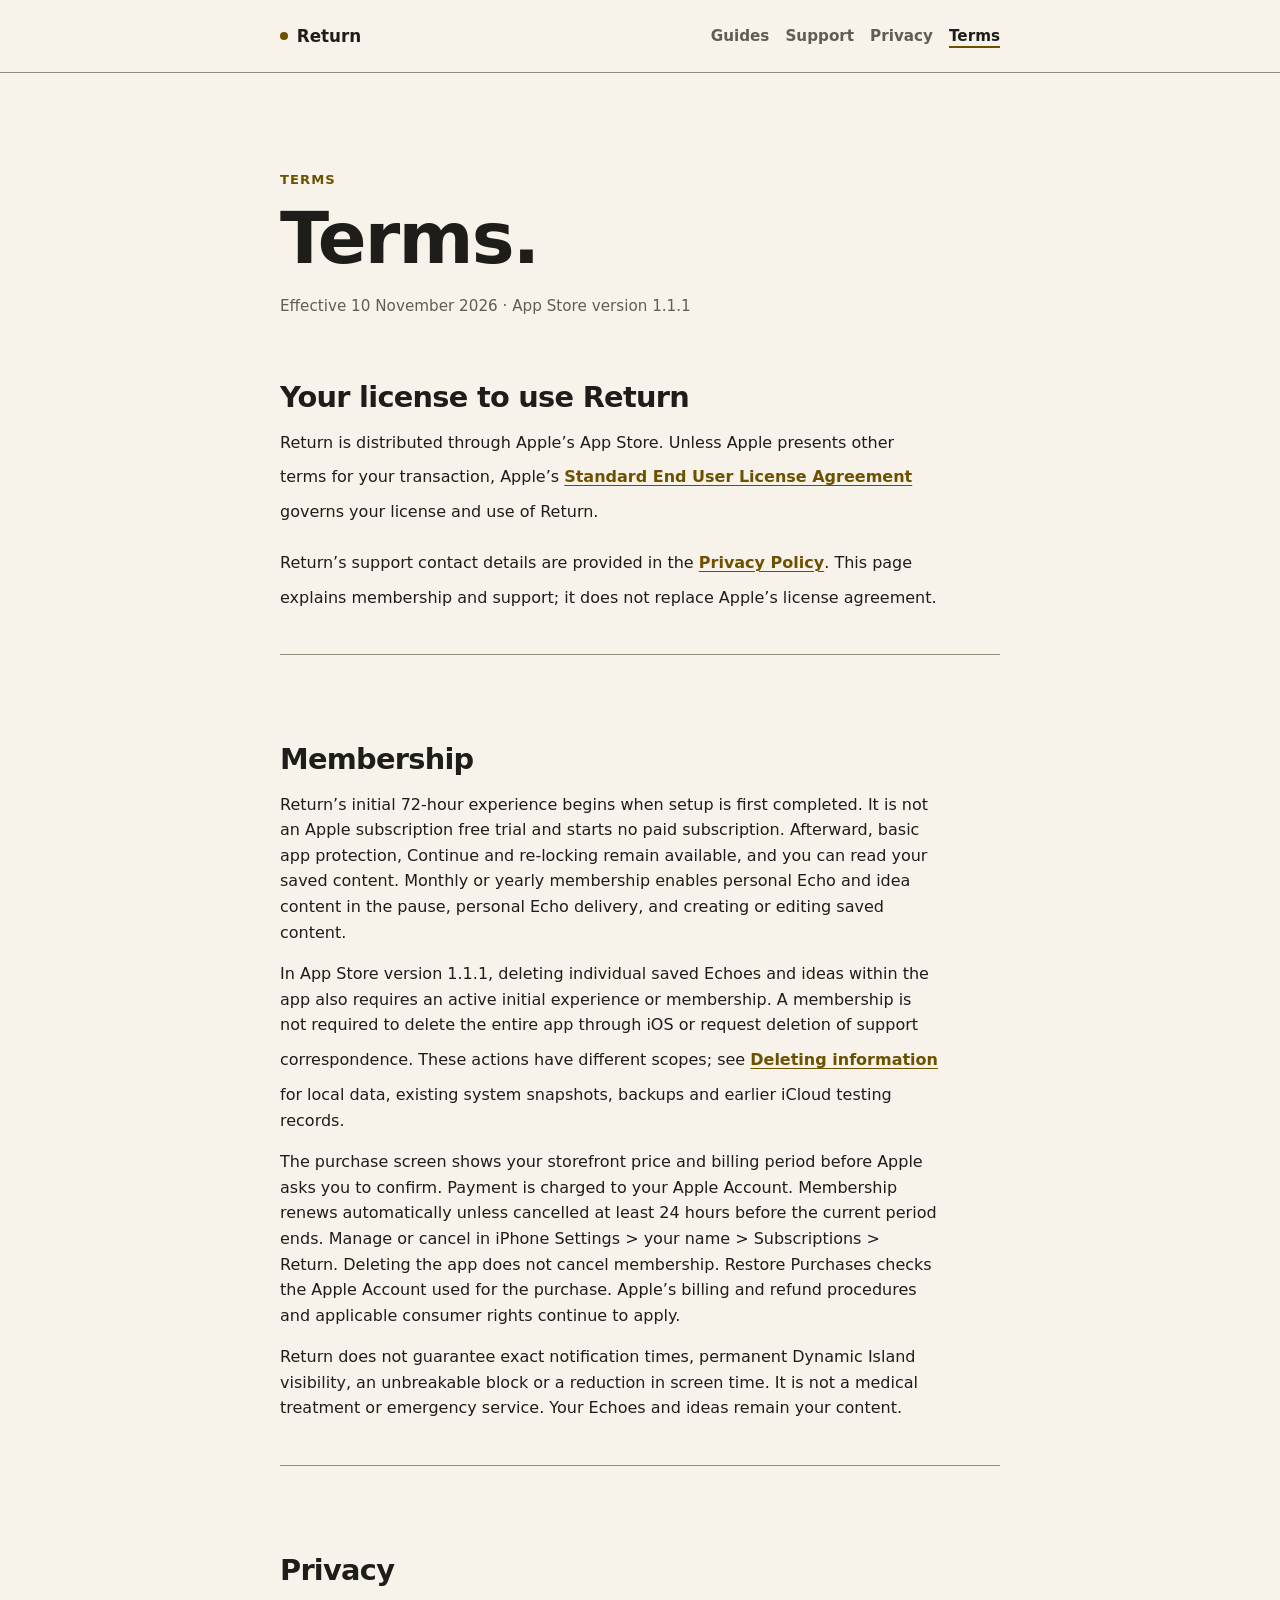
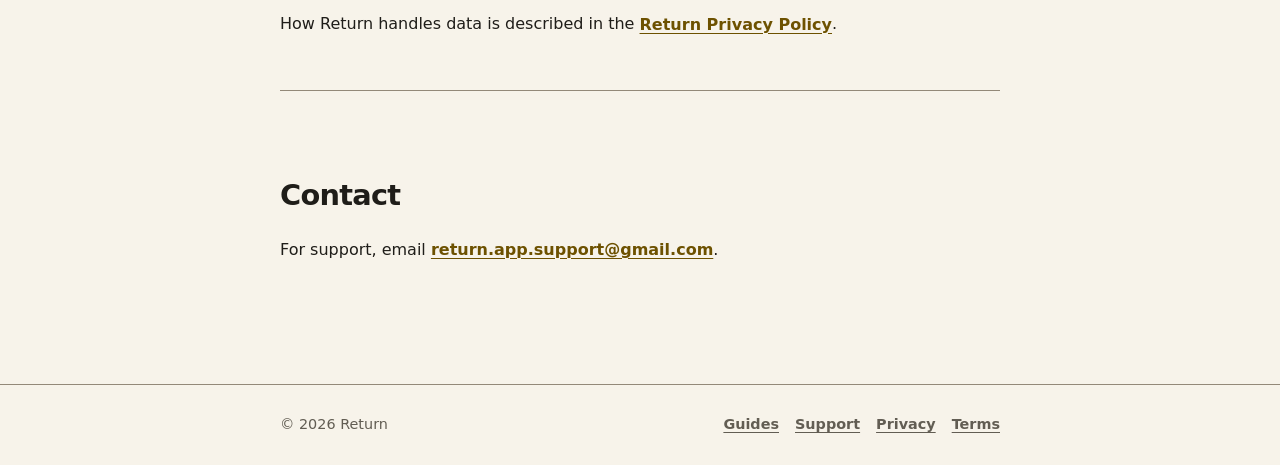
<file: terms/index.html>
<!doctype html>
<html lang="en">
<head>
  <meta charset="utf-8">
  <meta name="viewport" content="width=device-width, initial-scale=1">
  <meta name="color-scheme" content="light dark">
  <meta name="referrer" content="no-referrer">
  <meta http-equiv="Content-Security-Policy" content="default-src 'none'; style-src 'self' 'sha256-ixZ9XY1U0MBe7xsaCsMMPssoUoCrFynJctmN93urkP8='; img-src 'self' data: https://www.googletagmanager.com https://*.google-analytics.com; script-src 'self' https://www.googletagmanager.com; connect-src https://www.googletagmanager.com https://*.google-analytics.com https://*.analytics.google.com; font-src 'none'; object-src 'none'; frame-src 'none'; form-action 'none'; base-uri 'none'">
  <meta name="description" content="Terms for using Return.">
  <title>Terms — Return</title>
  <link rel="icon" href="data:,">
  <link rel="stylesheet" href="../assets/site.css">
<meta name="robots" content="index,follow">
  <link rel="canonical" href="https://withreturn.com/terms/">
<meta name="return-analytics-id" content="G-HGEEVW2KSK">
<style id="analytics-styles">
#analytics-choice[hidden], [data-analytics-settings][hidden] { display: none !important; }
#analytics-choice {
  position: fixed; z-index: 120; right: 20px; bottom: 20px;
  width: min(420px, calc(100vw - 40px)); padding: 22px; box-sizing: border-box;
  border: 1px solid #dedbd3; border-radius: 18px; background: #fff;
  box-shadow: 0 6px 26px rgb(0 0 0 / .1); color: #20201e;
  font: 400 15px/1.5 -apple-system, BlinkMacSystemFont, "Segoe UI", sans-serif;
  text-align: left;
}
#analytics-choice h2 { margin: 0 0 8px; font-size: 18px; line-height: 1.3; letter-spacing: -.02em; }
#analytics-choice p { margin: 0 0 14px; font: inherit; color: inherit; }
#analytics-choice a { color: inherit; text-decoration: underline; text-underline-offset: 3px; }
.analytics-actions { display: flex; flex-wrap: wrap; gap: 10px; }
.analytics-actions button {
  flex: 1; min-height: 44px; padding: 10px 14px; cursor: pointer;
  border: 1px solid #b6b2a8; border-radius: 9px; background: #fff; color: #20201e;
  font: 600 14px/1.4 -apple-system, BlinkMacSystemFont, "Segoe UI", sans-serif;
}
.analytics-actions button:hover { background: #fff5d8; }
.analytics-actions button:focus-visible, [data-analytics-settings]:focus-visible { outline: 2px solid #20201e; outline-offset: 4px; }
[data-analytics-settings] { border: 0; padding: 6px 0; background: none; color: inherit; cursor: pointer; font: inherit; text-decoration: underline; text-underline-offset: 3px; }
@media (max-width: 480px) {
  #analytics-choice { right: 12px; bottom: max(12px, env(safe-area-inset-bottom)); width: calc(100vw - 24px); padding: 18px; }
}

</style>
<script src="/assets/analytics.js?v=20261110b" defer></script>
</head>
<body>
  <a class="skip-link" href="#main-content">Skip to content</a>
  <header class="site-header">
    <div class="container header-row">
      <a class="brand" href="../">Return</a>
      <nav class="primary-nav" aria-label="Primary">
        <a href="/guides/">Guides</a>
        <a href="../support/">Support</a>
        <a href="../privacy/">Privacy</a>
        <a href="./" aria-current="page">Terms</a>
      </nav>
    </div>
  </header>
  <main id="main-content" class="container">
    <p class="eyebrow">Terms</p>
    <h1>Terms.</h1>
    <p class="meta">Effective 10 November 2026 · App Store version 1.1.1</p>

    <section class="content-section" aria-labelledby="license-heading">
      <h2 id="license-heading">Your license to use Return</h2>
      <p>Return is distributed through Apple’s App Store. Unless Apple presents other terms for your transaction, Apple’s <a href="https://www.apple.com/legal/internet-services/itunes/dev/stdeula/">Standard End User License Agreement</a> governs your license and use of Return.</p>
      <p>Return’s support contact details are provided in the <a href="../privacy/">Privacy Policy</a>. This page explains membership and support; it does not replace Apple’s license agreement.</p>
    </section>

    <section class="content-section" aria-labelledby="membership-heading">
      <h2 id="membership-heading">Membership</h2>
      <p>Return’s initial 72-hour experience begins when setup is first completed. It is not an Apple subscription free trial and starts no paid subscription. Afterward, basic app protection, Continue and re-locking remain available, and you can read your saved content. Monthly or yearly membership enables personal Echo and idea content in the pause, personal Echo delivery, and creating or editing saved content.</p>
      <p>In App Store version 1.1.1, deleting individual saved Echoes and ideas within the app also requires an active initial experience or membership. A membership is not required to delete the entire app through iOS or request deletion of support correspondence. These actions have different scopes; see <a href="../privacy/#deletion-heading">Deleting information</a> for local data, existing system snapshots, backups and earlier iCloud testing records.</p>
      <p>The purchase screen shows your storefront price and billing period before Apple asks you to confirm. Payment is charged to your Apple Account. Membership renews automatically unless cancelled at least 24 hours before the current period ends. Manage or cancel in iPhone Settings &gt; your name &gt; Subscriptions &gt; Return. Deleting the app does not cancel membership. Restore Purchases checks the Apple Account used for the purchase. Apple’s billing and refund procedures and applicable consumer rights continue to apply.</p>
      <p>Return does not guarantee exact notification times, permanent Dynamic Island visibility, an unbreakable block or a reduction in screen time. It is not a medical treatment or emergency service. Your Echoes and ideas remain your content.</p>
    </section>

    <section class="content-section" aria-labelledby="terms-privacy-heading">
      <h2 id="terms-privacy-heading">Privacy</h2>
      <p>How Return handles data is described in the <a href="../privacy/">Return Privacy Policy</a>.</p>
    </section>

    <section class="content-section" aria-labelledby="terms-contact-heading">
      <h2 id="terms-contact-heading">Contact</h2>
      <p>For support, email <a href="mailto:return.app.support@gmail.com">return.app.support@gmail.com</a>.</p>
    </section>
  </main>
  <footer class="site-footer">
    <div class="container footer-row">
      <p>© 2026 Return</p>
      <nav class="footer-nav" aria-label="Footer">
        <a href="/guides/">Guides</a>
        <a href="../support/">Support</a>
        <a href="../privacy/">Privacy</a>
        <a href="./" aria-current="page">Terms</a>
      <button type="button" data-analytics-settings hidden>Analytics settings</button></nav>
    </div>
  </footer>
<section id="analytics-choice" role="region" aria-labelledby="analytics-choice-heading" hidden>
  <h2 id="analytics-choice-heading">Help us understand what works.</h2>
  <p>Allow Google Analytics cookies to measure visits, traffic sources and App Store button clicks? Your choice won’t affect how the site works. <a href="/privacy/#website-heading">Privacy details</a>.</p>
  <div class="analytics-actions"><button type="button" data-analytics-decline>No thanks</button><button type="button" data-analytics-accept>Allow analytics</button></div>
</section>
</body>
</html>
</file>
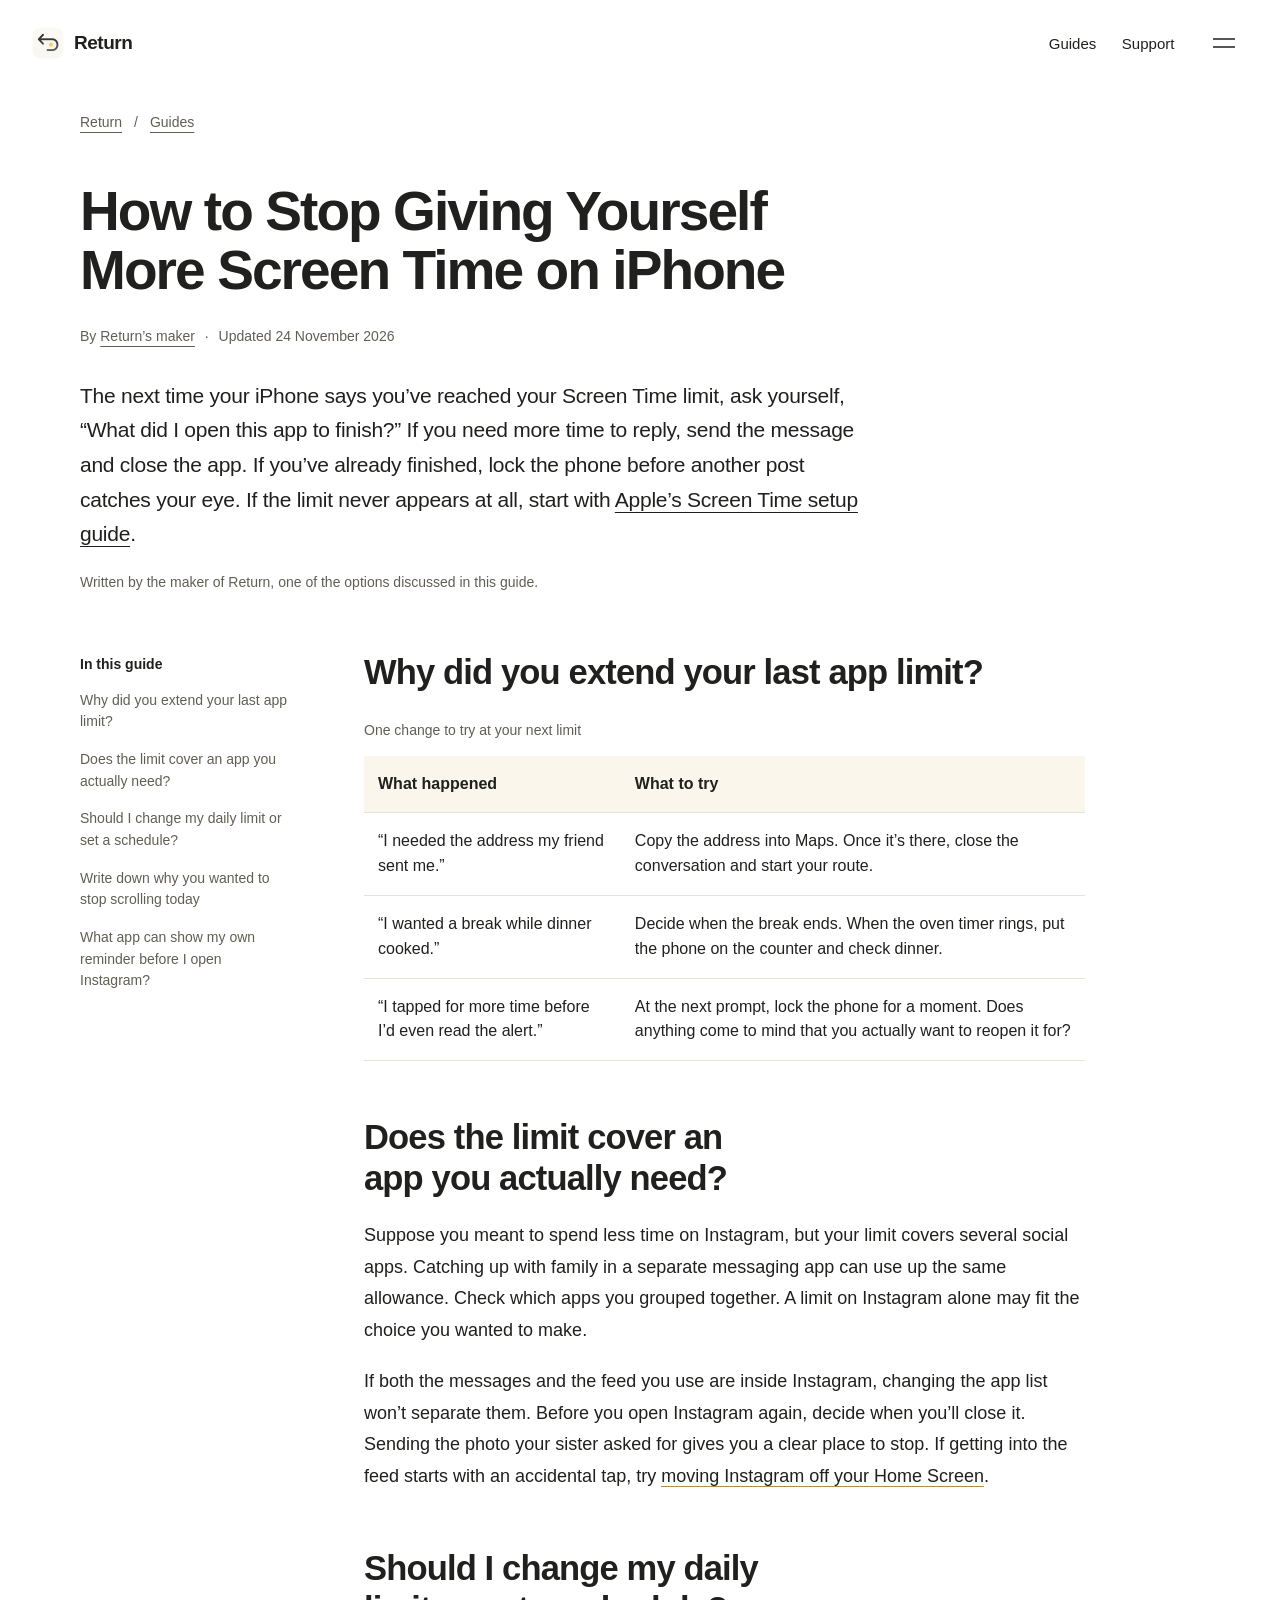
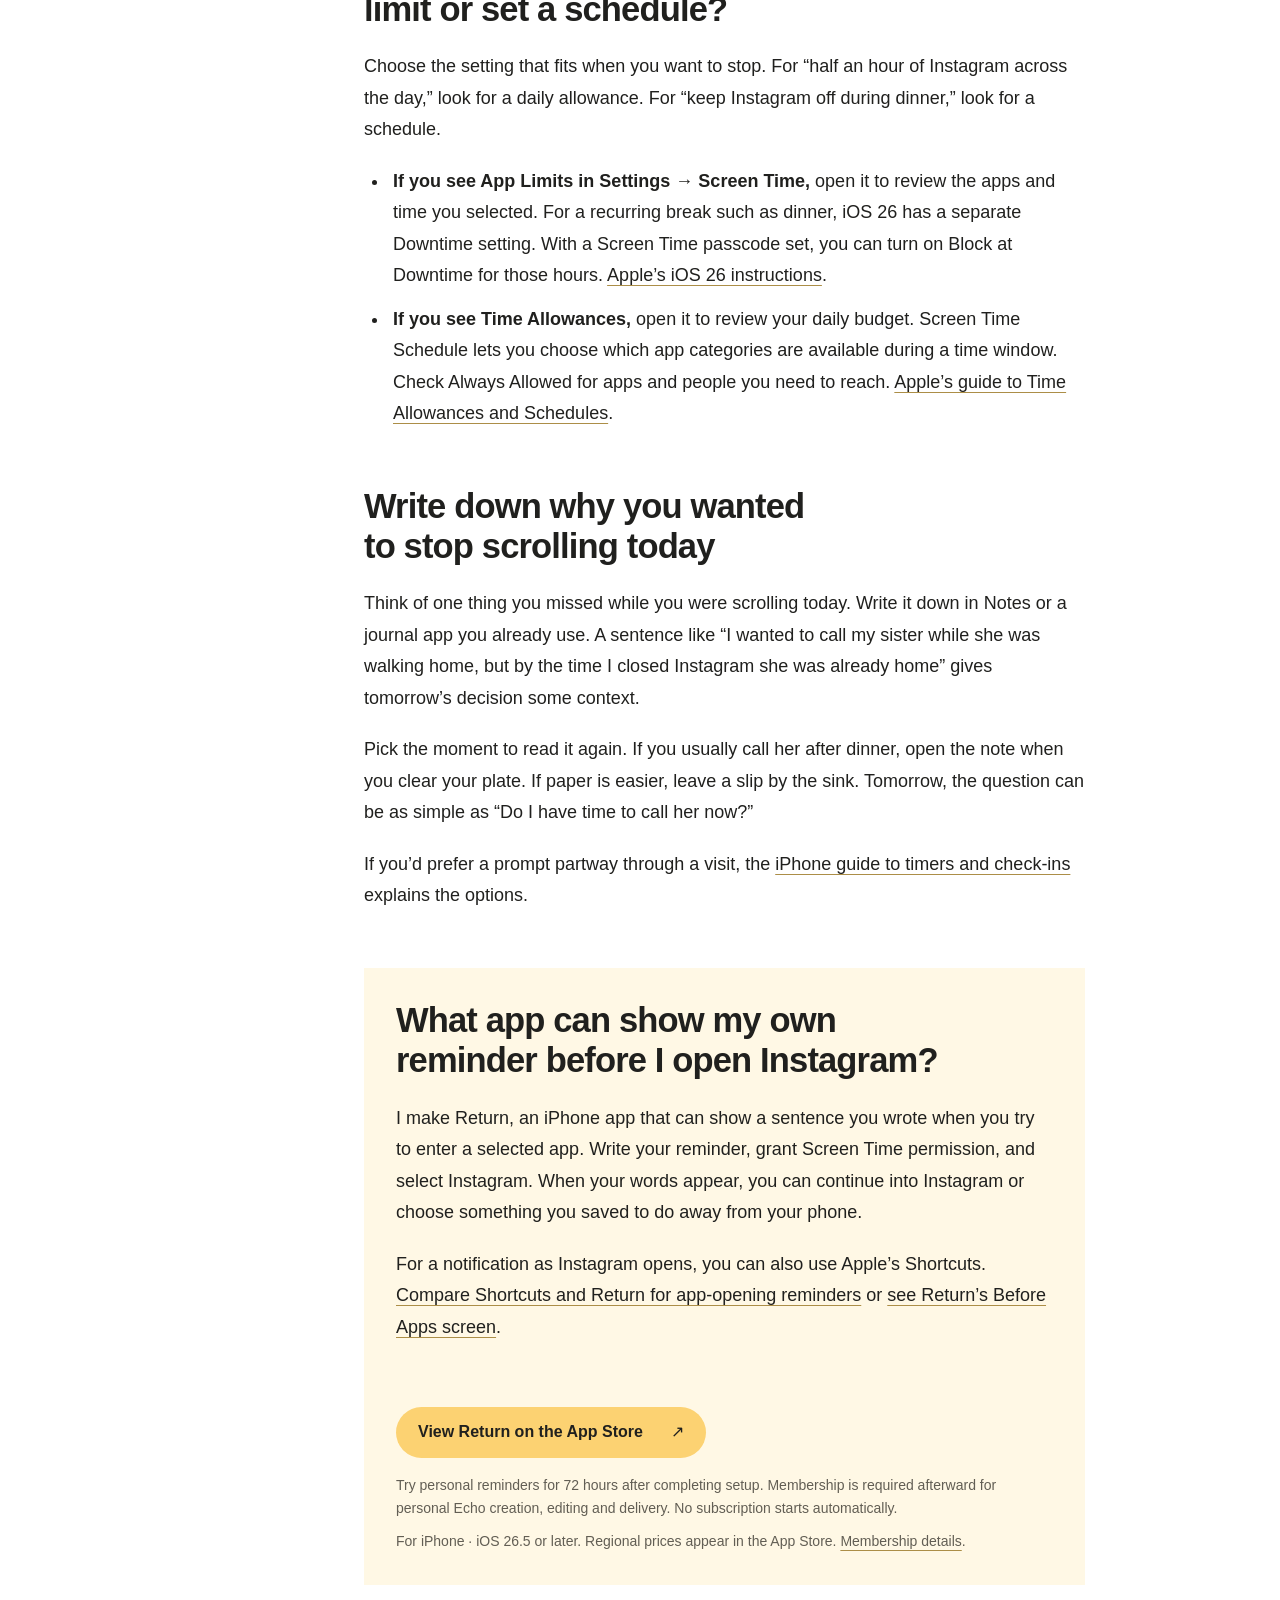
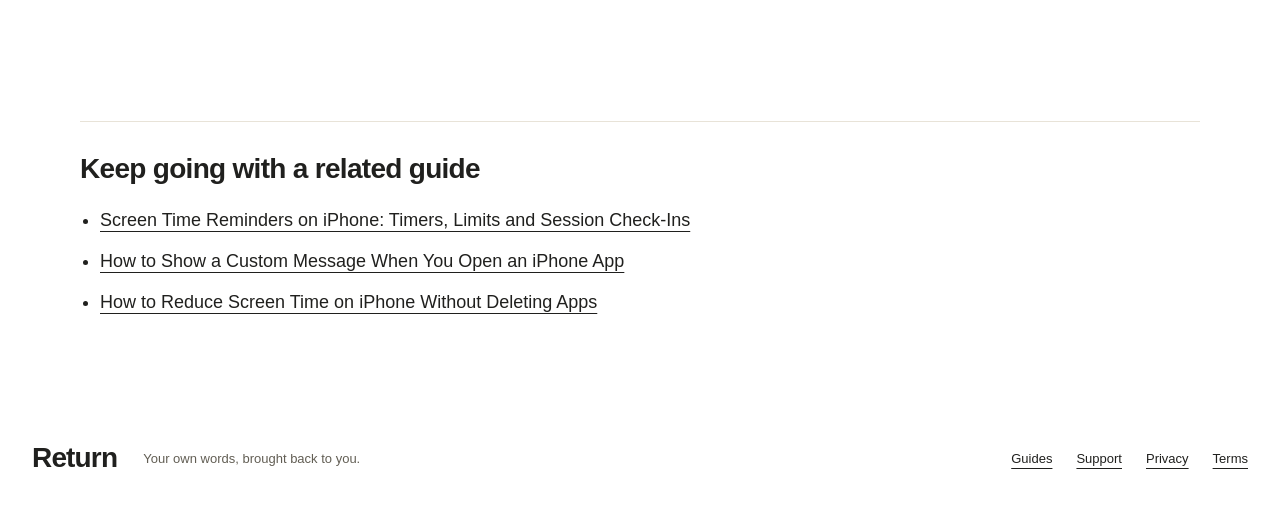
<file: guides/keep-ignoring-screen-time-limits/index.html>
<!doctype html>
<html lang="en">
<head>
  <meta charset="utf-8">
  <meta name="viewport" content="width=device-width, initial-scale=1, viewport-fit=cover">
  <meta name="theme-color" content="#ffffff">
  <meta name="referrer" content="strict-origin-when-cross-origin">
  <meta name="robots" content="index,follow">
  <title>How to Stop Ignoring Screen Time Limits on iPhone | Return</title>
  <meta name="description" content="Keep giving yourself more time when your iPhone limit appears? Try a stopping point for your next visit, or change which apps share your daily allowance.">
  <link rel="canonical" href="https://withreturn.com/guides/keep-ignoring-screen-time-limits/">
  <link rel="icon" href="/assets/home/return-icon.png" type="image/png">
  <meta property="og:site_name" content="Return">
  <meta property="og:type" content="article">
  <meta property="og:title" content="How to Stop Ignoring Screen Time Limits on iPhone | Return">
  <meta property="og:description" content="Keep giving yourself more time when your iPhone limit appears? Try a stopping point for your next visit, or change which apps share your daily allowance.">
  <meta property="og:url" content="https://withreturn.com/guides/keep-ignoring-screen-time-limits/">
  <meta name="twitter:card" content="summary">
  <script type="application/ld+json">{"@context": "https://schema.org", "@graph": [{"@type": "Article", "@id": "https://withreturn.com/guides/keep-ignoring-screen-time-limits/#article", "headline": "How to Stop Giving Yourself More Screen Time on iPhone", "description": "Keep giving yourself more time when your iPhone limit appears? Try a stopping point for your next visit, or change which apps share your daily allowance.", "mainEntityOfPage": "https://withreturn.com/guides/keep-ignoring-screen-time-limits/", "inLanguage": "en", "dateModified": "2026-11-24", "author": {"@type": "Organization", "name": "Return", "url": "https://withreturn.com/guides/#about-these-guides"}, "publisher": {"@type": "Organization", "name": "Return", "url": "https://withreturn.com/"}}, {"@type": "BreadcrumbList", "itemListElement": [{"@type": "ListItem", "position": 1, "name": "Return", "item": "https://withreturn.com/"}, {"@type": "ListItem", "position": 2, "name": "Guides", "item": "https://withreturn.com/guides/"}, {"@type": "ListItem", "position": 3, "name": "How to Stop Giving Yourself More Screen Time on iPhone", "item": "https://withreturn.com/guides/keep-ignoring-screen-time-limits/"}]}]}</script>
<link rel="stylesheet" href="/assets/home/bungee.css">
<link rel="stylesheet" href="/assets/guides.css">
<script src="/assets/navigation.js" defer></script>
<meta name="return-analytics-id" content="G-HGEEVW2KSK">
<style id="analytics-styles">
#analytics-choice[hidden], [data-analytics-settings][hidden] { display: none !important; }
#analytics-choice {
  position: fixed; z-index: 120; right: 20px; bottom: 20px;
  width: min(420px, calc(100vw - 40px)); padding: 22px; box-sizing: border-box;
  border: 1px solid #dedbd3; border-radius: 18px; background: #fff;
  box-shadow: 0 6px 26px rgb(0 0 0 / .1); color: #20201e;
  font: 400 15px/1.5 -apple-system, BlinkMacSystemFont, "Segoe UI", sans-serif;
  text-align: left;
}
#analytics-choice h2 { margin: 0 0 8px; font-size: 18px; line-height: 1.3; letter-spacing: -.02em; }
#analytics-choice p { margin: 0 0 14px; font: inherit; color: inherit; }
#analytics-choice a { color: inherit; text-decoration: underline; text-underline-offset: 3px; }
.analytics-actions { display: flex; flex-wrap: wrap; gap: 10px; }
.analytics-actions button {
  flex: 1; min-height: 44px; padding: 10px 14px; cursor: pointer;
  border: 1px solid #b6b2a8; border-radius: 9px; background: #fff; color: #20201e;
  font: 600 14px/1.4 -apple-system, BlinkMacSystemFont, "Segoe UI", sans-serif;
}
.analytics-actions button:hover { background: #fff5d8; }
.analytics-actions button:focus-visible, [data-analytics-settings]:focus-visible { outline: 2px solid #20201e; outline-offset: 4px; }
[data-analytics-settings] { border: 0; padding: 6px 0; background: none; color: inherit; cursor: pointer; font: inherit; text-decoration: underline; text-underline-offset: 3px; }
@media (max-width: 480px) {
  #analytics-choice { right: 12px; bottom: max(12px, env(safe-area-inset-bottom)); width: calc(100vw - 24px); padding: 18px; }
}

</style>
<script src="/assets/analytics.js?v=20261110b" defer></script>
</head>
<body class="reader-page" id="top">
<a class="skip-link" href="#main">Skip to article</a>
<header class="site-header"><a class="brand" href="/" aria-label="Return home"><img src="/assets/home/return-icon.png" alt="" width="32" height="32"><span translate="no">Return</span></a><nav class="header-actions" aria-label="Primary"><a href="/guides/">Guides</a><a href="/support/">Support</a><button hidden class="menu-button" type="button" aria-label="Open menu" aria-controls="site-menu" aria-expanded="false"><svg viewBox="0 0 32 32" aria-hidden="true"><path d="M5 12h22M5 20h22"/></svg></button></nav></header>
<main id="main" class="reader-wrap">
  <nav class="breadcrumbs" aria-label="Breadcrumb"><a href="/">Return</a><span aria-hidden="true">/</span><a href="/guides/">Guides</a></nav>
  <article data-article="03">
    <header class="article-heading">
      <h1>How to Stop Giving Yourself More Screen Time on iPhone</h1>
      <p class="byline">By <a href="/guides/#about-these-guides">Return’s maker</a> <span aria-hidden="true">·</span> Updated <time datetime="2026-11-24">24 November 2026</time></p>
      <p class="answer">The next time your iPhone says you’ve reached your Screen Time limit, ask yourself, “What did I open this app to finish?” If you need more time to reply, send the message and close the app. If you’ve already finished, lock the phone before another post catches your eye. If the limit never appears at all, start with <a href="https://support.apple.com/guide/iphone/set-up-screen-time-for-yourself-iphbfa595995/ios">Apple’s Screen Time setup guide</a>.</p>
      <p class="maker-disclosure">Written by the maker of Return, one of the options discussed in this guide.</p>
    </header>
    <div class="reading-layout">
      <aside class="contents"><nav aria-label="On this page"><p>In this guide</p><ol><li><a href="#last-override">Why did you extend your last app limit?</a></li><li><a href="#which-boundary">Does the limit cover an app you actually need?</a></li><li><a href="#stronger-restriction">Should I change my daily limit or set a schedule?</a></li><li><a href="#extension-endpoint">Write down why you wanted to stop scrolling today</a></li><li><a href="#return-heading">What app can show my own reminder before I open Instagram?</a></li></ol></nav></aside>
      <div class="article-body">

<h2 id="last-override">Why did you extend your last app limit?</h2>
<table role="table"><caption>One change to try at your next limit</caption><thead role="rowgroup"><tr role="row"><th scope="col" role="columnheader">What happened</th><th scope="col" role="columnheader">What to try</th></tr></thead><tbody role="rowgroup">
<tr role="row"><td role="cell" data-label="What happened">“I needed the address my friend sent me.”</td><td role="cell" data-label="What to try">Copy the address into Maps. Once it’s there, close the conversation and start your route.</td></tr>
<tr role="row"><td role="cell" data-label="What happened">“I wanted a break while dinner cooked.”</td><td role="cell" data-label="What to try">Decide when the break ends. When the oven timer rings, put the phone on the counter and check dinner.</td></tr>
<tr role="row"><td role="cell" data-label="What happened">“I tapped for more time before I’d even read the alert.”</td><td role="cell" data-label="What to try">At the next prompt, lock the phone for a moment. Does anything come to mind that you actually want to reopen it for?</td></tr>
</tbody></table>

<h2 id="which-boundary">Does the limit cover an app you actually need?</h2>
<p>Suppose you meant to spend less time on Instagram, but your limit covers several social apps. Catching up with family in a separate messaging app can use up the same allowance. Check which apps you grouped together. A limit on Instagram alone may fit the choice you wanted to make.</p>
<p>If both the messages and the feed you use are inside Instagram, changing the app list won’t separate them. Before you open Instagram again, decide when you’ll close it. Sending the photo your sister asked for gives you a clear place to stop. If getting into the feed starts with an accidental tap, try <a href="/guides/stop-opening-instagram-without-thinking/">moving Instagram off your Home Screen</a>.</p>

<h2 id="stronger-restriction">Should I change my daily limit or set a schedule?</h2>
<p>Choose the setting that fits when you want to stop. For “half an hour of Instagram across the day,” look for a daily allowance. For “keep Instagram off during dinner,” look for a schedule.</p>
<ul>
  <li><strong>If you see App Limits in Settings → Screen Time,</strong> open it to review the apps and time you selected. For a recurring break such as dinner, iOS 26 has a separate Downtime setting. With a Screen Time passcode set, you can turn on Block at Downtime for those hours. <a href="https://support.apple.com/guide/iphone/set-schedules-with-screen-time-iphb0c7313c9/26/ios/26">Apple’s iOS 26 instructions</a>.</li>
  <li><strong>If you see Time Allowances,</strong> open it to review your daily budget. Screen Time Schedule lets you choose which app categories are available during a time window. Check Always Allowed for apps and people you need to reach. <a href="https://support.apple.com/guide/iphone/set-schedules-and-time-allowances-iphb0c7313c9/ios">Apple’s guide to Time Allowances and Schedules</a>.</li>
</ul>

<h2 id="extension-endpoint">Write down why you wanted to stop scrolling today</h2>
<p>Think of one thing you missed while you were scrolling today. Write it down in Notes or a journal app you already use. A sentence like “I wanted to call my sister while she was walking home, but by the time I closed Instagram she was already home” gives tomorrow’s decision some context.</p>
<p>Pick the moment to read it again. If you usually call her after dinner, open the note when you clear your plate. If paper is easier, leave a slip by the sink. Tomorrow, the question can be as simple as “Do I have time to call her now?”</p>
<p>If you’d prefer a prompt partway through a visit, the <a href="/guides/screen-time-reminders-while-using-apps-iphone/">iPhone guide to timers and check-ins</a> explains the options.</p>

<section class="product-option" id="return-option">
  <h2 id="return-heading">What app can show my own reminder before I open Instagram?</h2>
  <p>I make Return, an iPhone app that can show a sentence you wrote when you try to enter a selected app. Write your reminder, grant Screen Time permission, and select Instagram. When your words appear, you can continue into Instagram or choose something you saved to do away from your phone.</p>
  <p>For a notification as Instagram opens, you can also use Apple’s Shortcuts. <a href="/guides/reminder-when-opening-app-iphone/">Compare Shortcuts and Return for app-opening reminders</a> or <a href="/#before-apps" data-product-link data-placement="late">see Return’s Before Apps screen</a>.</p>
  <div class="product-access">
  <a class="download-button" href="https://apps.apple.com/app/id6804269652?pt=128983218&amp;ct=return_guide_03&amp;mt=8" data-app-store data-article="03" data-placement="late" data-moment="before">View Return on the App Store <span aria-hidden="true">↗</span></a>
  <p>Try personal reminders for 72 hours after completing setup. Membership is required afterward for personal Echo creation, editing and delivery. No subscription starts automatically.</p>
  <p class="product-compatibility">For iPhone · iOS 26.5 or later. Regional prices appear in the App Store. <a href="/terms/">Membership details</a>.</p>
</div>
</section>
</div>
    </div>
  </article>
  <nav class="related-guides" aria-label="More guides"><h2>Keep going with a related guide</h2><ul><li><a href="/guides/screen-time-reminders-while-using-apps-iphone/">Screen Time Reminders on iPhone: Timers, Limits and Session Check-Ins</a></li><li><a href="/guides/reminder-when-opening-app-iphone/">How to Show a Custom Message When You Open an iPhone App</a></li><li><a href="/guides/reduce-screen-time-without-deleting-apps/">How to Reduce Screen Time on iPhone Without Deleting Apps</a></li></ul></nav>
</main>
<footer class="site-footer wrap"><a class="footer-brand" href="/" translate="no">Return</a><p>Your own words, brought back to you.</p><nav aria-label="Footer navigation"><a href="/guides/">Guides</a><a href="/support/">Support</a><a href="/privacy/">Privacy</a><a href="/terms/">Terms</a><button type="button" data-analytics-settings hidden>Analytics settings</button></nav></footer>
<dialog id="site-menu" aria-label="Site navigation"><div class="menu-top"><a class="brand" href="/" aria-label="Return home"><img src="/assets/home/return-icon.png" alt="" width="32" height="32"><span translate="no">Return</span></a><button class="menu-close" type="button" aria-label="Close menu" autofocus><svg viewBox="0 0 32 32" aria-hidden="true"><path d="m6 6 20 20M6 26 26 6"/></svg></button></div><nav class="menu-links" aria-label="Expanded navigation"><a href="/">Home</a><a href="/guides/">Guides</a><a href="/#how-it-works">How it works</a><a href="/#before-apps">Before apps</a><a href="/#while-using">While using</a><a href="/#during-the-day">Everyday Echoes</a><a href="/#download">Get Return</a></nav><a class="menu-support" href="/support/">Need a hand? Visit Support</a></dialog>
<section id="analytics-choice" role="region" aria-labelledby="analytics-choice-heading" hidden>
  <h2 id="analytics-choice-heading">Help us understand what works.</h2>
  <p>Allow Google Analytics cookies to measure visits, traffic sources and App Store button clicks? Your choice won’t affect how the site works. <a href="/privacy/#website-heading">Privacy details</a>.</p>
  <div class="analytics-actions"><button type="button" data-analytics-decline>No thanks</button><button type="button" data-analytics-accept>Allow analytics</button></div>
</section>
</body>
</html>
</file>
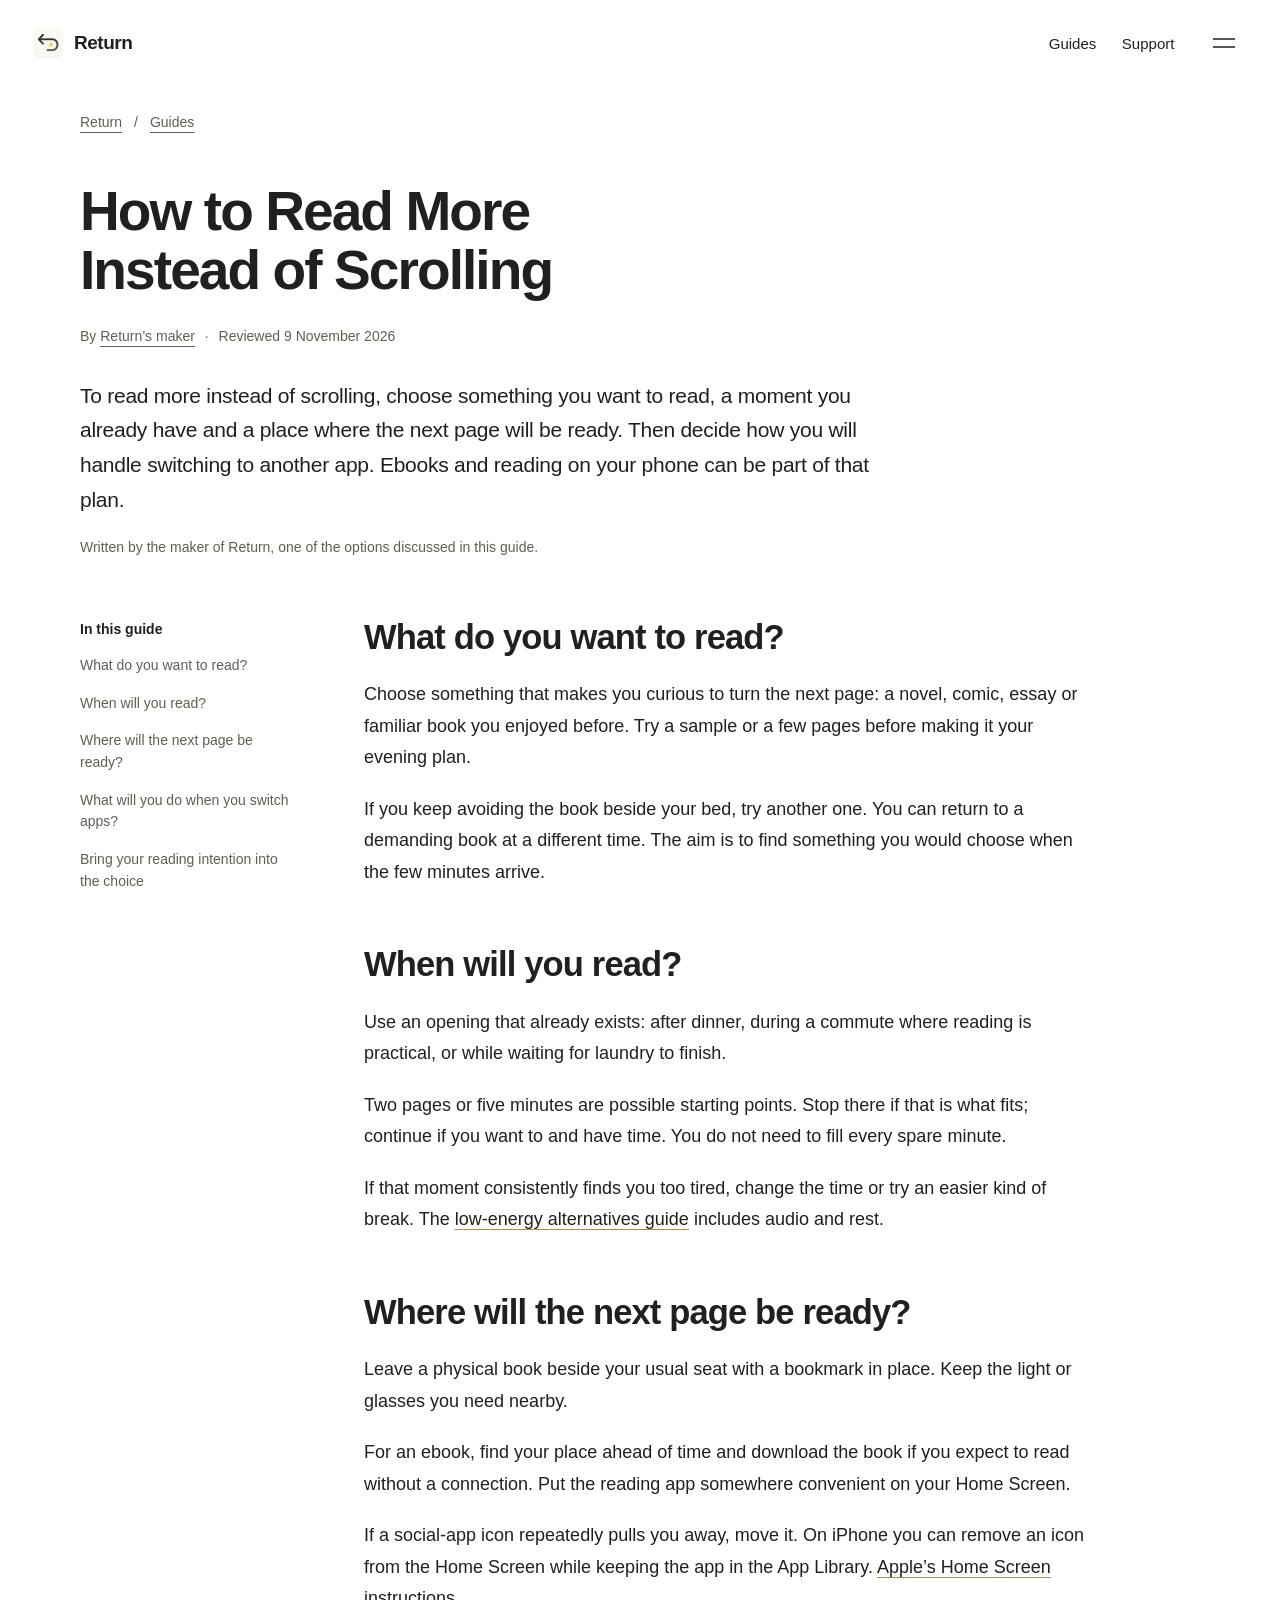
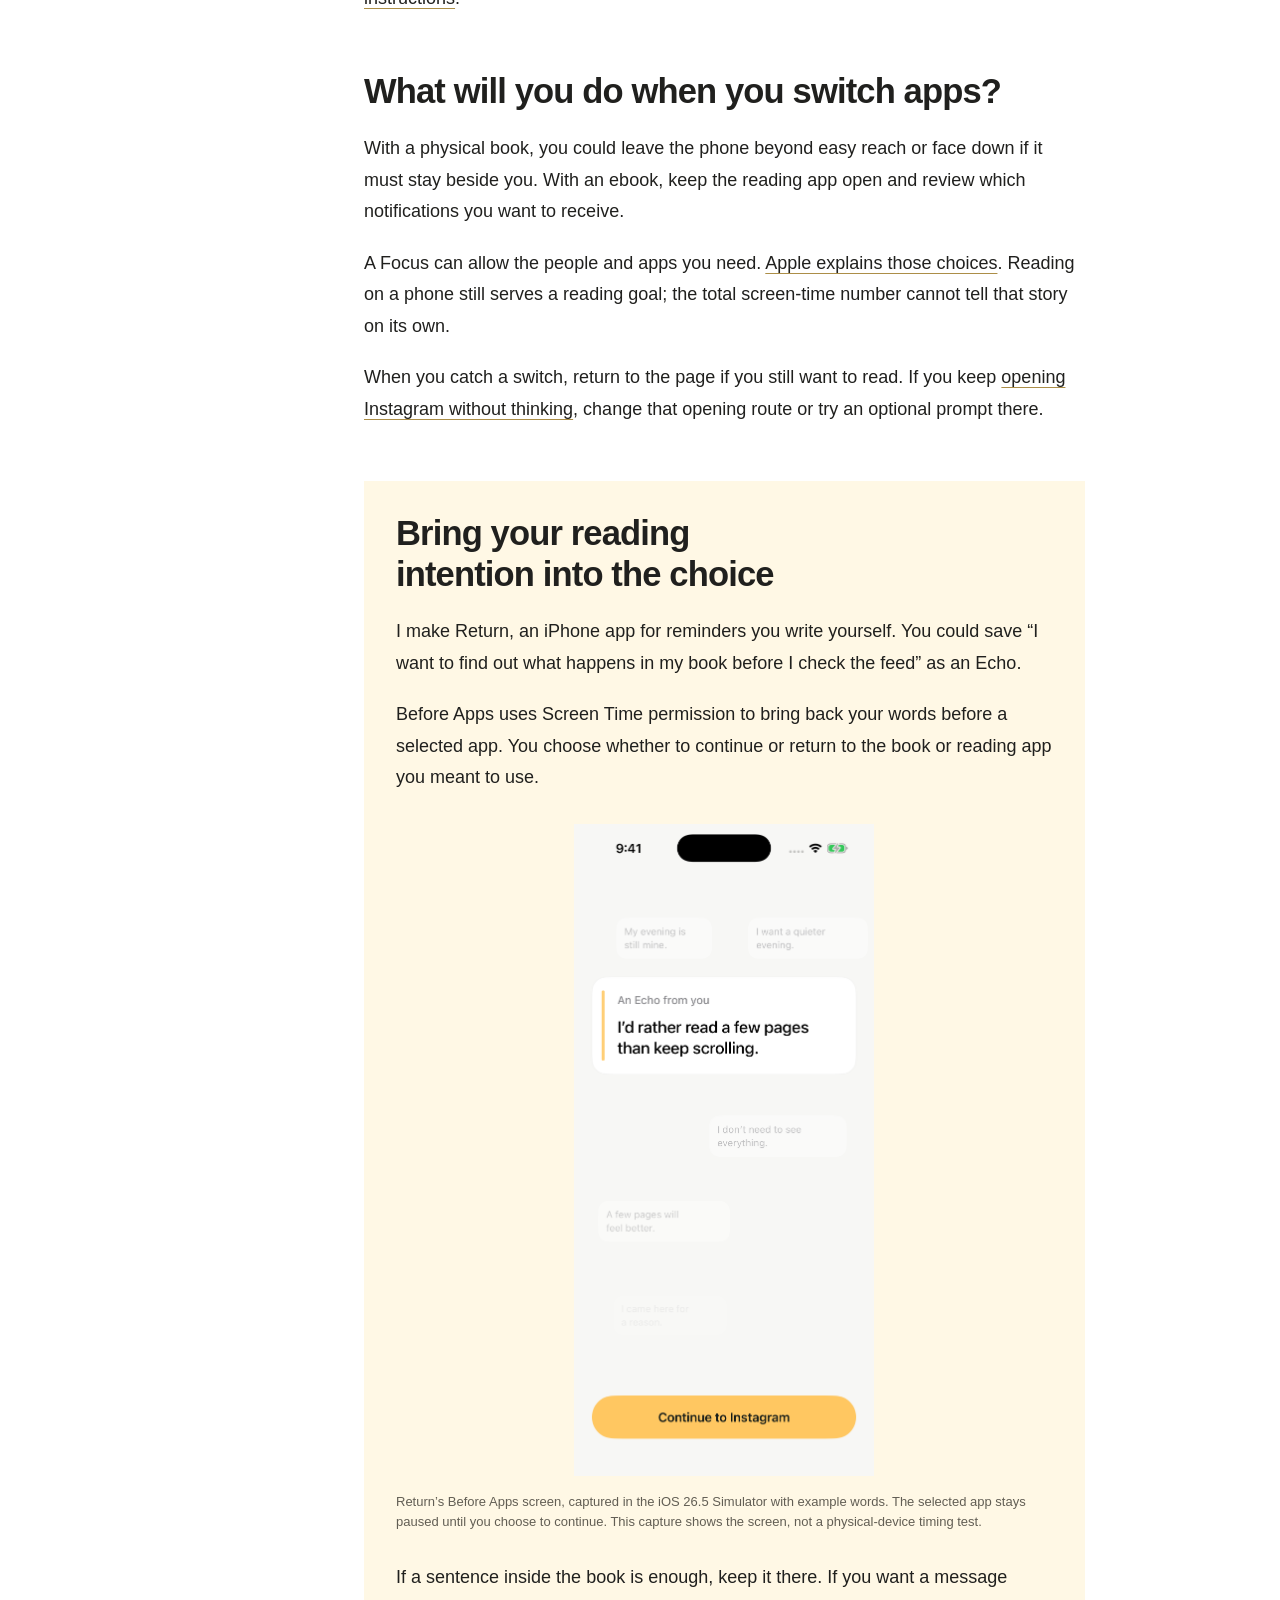
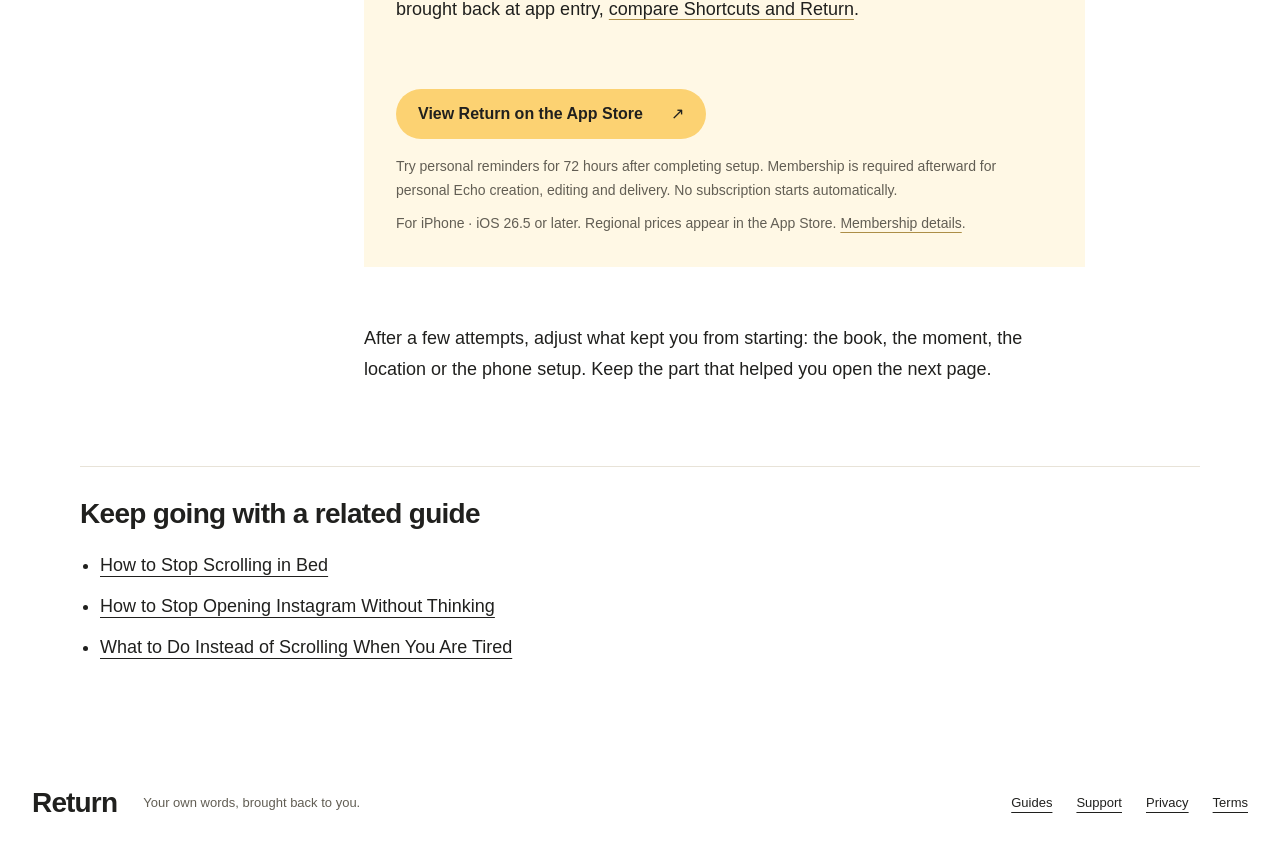
<file: guides/read-more-instead-of-scrolling/index.html>
<!doctype html>
<html lang="en">
<head>
  <meta charset="utf-8">
  <meta name="viewport" content="width=device-width, initial-scale=1, viewport-fit=cover">
  <meta name="theme-color" content="#ffffff">
  <meta name="referrer" content="strict-origin-when-cross-origin">
  <meta name="robots" content="index,follow">
  <title>How to Read More Instead of Scrolling | Return</title>
  <meta name="description" content="Choose what to read, when to read and where to leave the next page ready. Keep ebooks and useful phone reading in the plan.">
  <link rel="canonical" href="https://withreturn.com/guides/read-more-instead-of-scrolling/">
  <link rel="icon" href="/assets/home/return-icon.png" type="image/png">
  <meta property="og:site_name" content="Return">
  <meta property="og:type" content="article">
  <meta property="og:title" content="How to Read More Instead of Scrolling | Return">
  <meta property="og:description" content="Choose what to read, when to read and where to leave the next page ready. Keep ebooks and useful phone reading in the plan.">
  <meta property="og:url" content="https://withreturn.com/guides/read-more-instead-of-scrolling/">
  <meta name="twitter:card" content="summary">
  <script type="application/ld+json">{"@context": "https://schema.org", "@graph": [{"@type": "Article", "@id": "https://withreturn.com/guides/read-more-instead-of-scrolling/#article", "headline": "How to Read More Instead of Scrolling", "description": "Choose what to read, when to read and where to leave the next page ready. Keep ebooks and useful phone reading in the plan.", "mainEntityOfPage": "https://withreturn.com/guides/read-more-instead-of-scrolling/", "inLanguage": "en", "dateModified": "2026-11-09", "author": {"@type": "Organization", "name": "Return", "url": "https://withreturn.com/guides/#about-these-guides"}, "publisher": {"@type": "Organization", "name": "Return", "url": "https://withreturn.com/"}}, {"@type": "BreadcrumbList", "itemListElement": [{"@type": "ListItem", "position": 1, "name": "Return", "item": "https://withreturn.com/"}, {"@type": "ListItem", "position": 2, "name": "Guides", "item": "https://withreturn.com/guides/"}, {"@type": "ListItem", "position": 3, "name": "How to Read More Instead of Scrolling", "item": "https://withreturn.com/guides/read-more-instead-of-scrolling/"}]}]}</script>
<link rel="stylesheet" href="/assets/home/bungee.css">
<link rel="stylesheet" href="/assets/guides.css">
<script src="/assets/navigation.js" defer></script>
<meta name="return-analytics-id" content="G-HGEEVW2KSK">
<style id="analytics-styles">
#analytics-choice[hidden], [data-analytics-settings][hidden] { display: none !important; }
#analytics-choice {
  position: fixed; z-index: 120; right: 20px; bottom: 20px;
  width: min(420px, calc(100vw - 40px)); padding: 22px; box-sizing: border-box;
  border: 1px solid #dedbd3; border-radius: 18px; background: #fff;
  box-shadow: 0 6px 26px rgb(0 0 0 / .1); color: #20201e;
  font: 400 15px/1.5 -apple-system, BlinkMacSystemFont, "Segoe UI", sans-serif;
  text-align: left;
}
#analytics-choice h2 { margin: 0 0 8px; font-size: 18px; line-height: 1.3; letter-spacing: -.02em; }
#analytics-choice p { margin: 0 0 14px; font: inherit; color: inherit; }
#analytics-choice a { color: inherit; text-decoration: underline; text-underline-offset: 3px; }
.analytics-actions { display: flex; flex-wrap: wrap; gap: 10px; }
.analytics-actions button {
  flex: 1; min-height: 44px; padding: 10px 14px; cursor: pointer;
  border: 1px solid #b6b2a8; border-radius: 9px; background: #fff; color: #20201e;
  font: 600 14px/1.4 -apple-system, BlinkMacSystemFont, "Segoe UI", sans-serif;
}
.analytics-actions button:hover { background: #fff5d8; }
.analytics-actions button:focus-visible, [data-analytics-settings]:focus-visible { outline: 2px solid #20201e; outline-offset: 4px; }
[data-analytics-settings] { border: 0; padding: 6px 0; background: none; color: inherit; cursor: pointer; font: inherit; text-decoration: underline; text-underline-offset: 3px; }
@media (max-width: 480px) {
  #analytics-choice { right: 12px; bottom: max(12px, env(safe-area-inset-bottom)); width: calc(100vw - 24px); padding: 18px; }
}

</style>
<script src="/assets/analytics.js?v=20261110b" defer></script>
</head>
<body class="reader-page" id="top">
<a class="skip-link" href="#main">Skip to article</a>
<header class="site-header"><a class="brand" href="/" aria-label="Return home"><img src="/assets/home/return-icon.png" alt="" width="32" height="32"><span translate="no">Return</span></a><nav class="header-actions" aria-label="Primary"><a href="/guides/">Guides</a><a href="/support/">Support</a><button hidden class="menu-button" type="button" aria-label="Open menu" aria-controls="site-menu" aria-expanded="false"><svg viewBox="0 0 32 32" aria-hidden="true"><path d="M5 12h22M5 20h22"/></svg></button></nav></header>
<main id="main" class="reader-wrap">
  <nav class="breadcrumbs" aria-label="Breadcrumb"><a href="/">Return</a><span aria-hidden="true">/</span><a href="/guides/">Guides</a></nav>
  <article data-article="05">
    <header class="article-heading">
      <h1>How to Read More Instead of Scrolling</h1>
      <p class="byline">By <a href="/guides/#about-these-guides">Return’s maker</a> <span aria-hidden="true">·</span> Reviewed <time datetime="2026-11-09">9 November 2026</time></p>
      <p class="answer">To read more instead of scrolling, choose something you want to read, a moment you already have and a place where the next page will be ready. Then decide how you will handle switching to another app. Ebooks and reading on your phone can be part of that plan.</p>
      <p class="maker-disclosure">Written by the maker of Return, one of the options discussed in this guide.</p>
    </header>
    <div class="reading-layout">
      <aside class="contents"><nav aria-label="On this page"><p>In this guide</p><ol><li><a href="#what-to-read">What do you want to read?</a></li><li><a href="#when-to-read">When will you read?</a></li><li><a href="#ready-page">Where will the next page be ready?</a></li><li><a href="#switching-apps">What will you do when you switch apps?</a></li><li><a href="#return-heading">Bring your reading intention into the choice</a></li></ol></nav></aside>
      <div class="article-body">

<h2 id="what-to-read">What do you want to read?</h2>
<p>Choose something that makes you curious to turn the next page: a novel, comic, essay or familiar book you enjoyed before. Try a sample or a few pages before making it your evening plan.</p>
<p>If you keep avoiding the book beside your bed, try another one. You can return to a demanding book at a different time. The aim is to find something you would choose when the few minutes arrive.</p>

<h2 id="when-to-read">When will you read?</h2>
<p>Use an opening that already exists: after dinner, during a commute where reading is practical, or while waiting for laundry to finish.</p>
<p>Two pages or five minutes are possible starting points. Stop there if that is what fits; continue if you want to and have time. You do not need to fill every spare minute.</p>
<p>If that moment consistently finds you too tired, change the time or try an easier kind of break. The <a href="/guides/what-to-do-instead-of-scrolling-when-tired/">low-energy alternatives guide</a> includes audio and rest.</p>

<h2 id="ready-page">Where will the next page be ready?</h2>
<p>Leave a physical book beside your usual seat with a bookmark in place. Keep the light or glasses you need nearby.</p>
<p>For an ebook, find your place ahead of time and download the book if you expect to read without a connection. Put the reading app somewhere convenient on your Home Screen.</p>
<p>If a social-app icon repeatedly pulls you away, move it. On iPhone you can remove an icon from the Home Screen while keeping the app in the App Library. <a href="https://support.apple.com/en-gb/108324">Apple’s Home Screen instructions</a>.</p>

<h2 id="switching-apps">What will you do when you switch apps?</h2>
<p>With a physical book, you could leave the phone beyond easy reach or face down if it must stay beside you. With an ebook, keep the reading app open and review which notifications you want to receive.</p>
<p>A Focus can allow the people and apps you need. <a href="https://support.apple.com/guide/iphone/allow-or-silence-notifications-for-a-focus-iph21d43af5b/ios">Apple explains those choices</a>. Reading on a phone still serves a reading goal; the total screen-time number cannot tell that story on its own.</p>
<p>When you catch a switch, return to the page if you still want to read. If you keep <a href="/guides/stop-opening-instagram-without-thinking/">opening Instagram without thinking</a>, change that opening route or try an optional prompt there.</p>

<section class="product-option" id="return-option">
  <h2 id="return-heading">Bring your reading intention into the choice</h2>
  <p>I make Return, an iPhone app for reminders you write yourself. You could save “I want to find out what happens in my book before I check the feed” as an Echo.</p>
  <p>Before Apps uses Screen Time permission to bring back your words before a selected app. You choose whether to continue or return to the book or reading app you meant to use.</p>
  <figure class="product-demo"><img src="/assets/home/before-apps-native.png" width="1206" height="2622" loading="lazy" alt="Return’s Before Apps screen: I’d rather read a few pages than keep scrolling, followed by Continue to Instagram."><figcaption>Return’s Before Apps screen, captured in the iOS 26.5 Simulator with example words. The selected app stays paused until you choose to continue. This capture shows the screen, not a physical-device timing test.</figcaption></figure>
  <p>If a sentence inside the book is enough, keep it there. If you want a message brought back at app entry, <a href="/guides/reminder-when-opening-app-iphone/">compare Shortcuts and Return</a>.</p>
  <div class="product-access">
  <a class="download-button" href="https://apps.apple.com/app/id6804269652?pt=128983218&amp;ct=return_guide_05&amp;mt=8" data-app-store data-article="05" data-placement="late" data-moment="before">View Return on the App Store <span aria-hidden="true">↗</span></a>
  <p>Try personal reminders for 72 hours after completing setup. Membership is required afterward for personal Echo creation, editing and delivery. No subscription starts automatically.</p>
  <p class="product-compatibility">For iPhone · iOS 26.5 or later. Regional prices appear in the App Store. <a href="/terms/">Membership details</a>.</p>
</div>
</section>
<p>After a few attempts, adjust what kept you from starting: the book, the moment, the location or the phone setup. Keep the part that helped you open the next page.</p>
</div>
    </div>
  </article>
  <nav class="related-guides" aria-label="More guides"><h2>Keep going with a related guide</h2><ul><li><a href="/guides/stop-scrolling-in-bed/">How to Stop Scrolling in Bed</a></li><li><a href="/guides/stop-opening-instagram-without-thinking/">How to Stop Opening Instagram Without Thinking</a></li><li><a href="/guides/what-to-do-instead-of-scrolling-when-tired/">What to Do Instead of Scrolling When You Are Tired</a></li></ul></nav>
</main>
<footer class="site-footer wrap"><a class="footer-brand" href="/" translate="no">Return</a><p>Your own words, brought back to you.</p><nav aria-label="Footer navigation"><a href="/guides/">Guides</a><a href="/support/">Support</a><a href="/privacy/">Privacy</a><a href="/terms/">Terms</a><button type="button" data-analytics-settings hidden>Analytics settings</button></nav></footer>
<dialog id="site-menu" aria-label="Site navigation"><div class="menu-top"><a class="brand" href="/" aria-label="Return home"><img src="/assets/home/return-icon.png" alt="" width="32" height="32"><span translate="no">Return</span></a><button class="menu-close" type="button" aria-label="Close menu" autofocus><svg viewBox="0 0 32 32" aria-hidden="true"><path d="m6 6 20 20M6 26 26 6"/></svg></button></div><nav class="menu-links" aria-label="Expanded navigation"><a href="/">Home</a><a href="/guides/">Guides</a><a href="/#how-it-works">How it works</a><a href="/#before-apps">Before apps</a><a href="/#while-using">While using</a><a href="/#during-the-day">Everyday Echoes</a><a href="/#download">Get Return</a></nav><a class="menu-support" href="/support/">Need a hand? Visit Support</a></dialog>
<section id="analytics-choice" role="region" aria-labelledby="analytics-choice-heading" hidden>
  <h2 id="analytics-choice-heading">Help us understand what works.</h2>
  <p>Allow Google Analytics cookies to measure visits, traffic sources and App Store button clicks? Your choice won’t affect how the site works. <a href="/privacy/#website-heading">Privacy details</a>.</p>
  <div class="analytics-actions"><button type="button" data-analytics-decline>No thanks</button><button type="button" data-analytics-accept>Allow analytics</button></div>
</section>
</body>
</html>
</file>
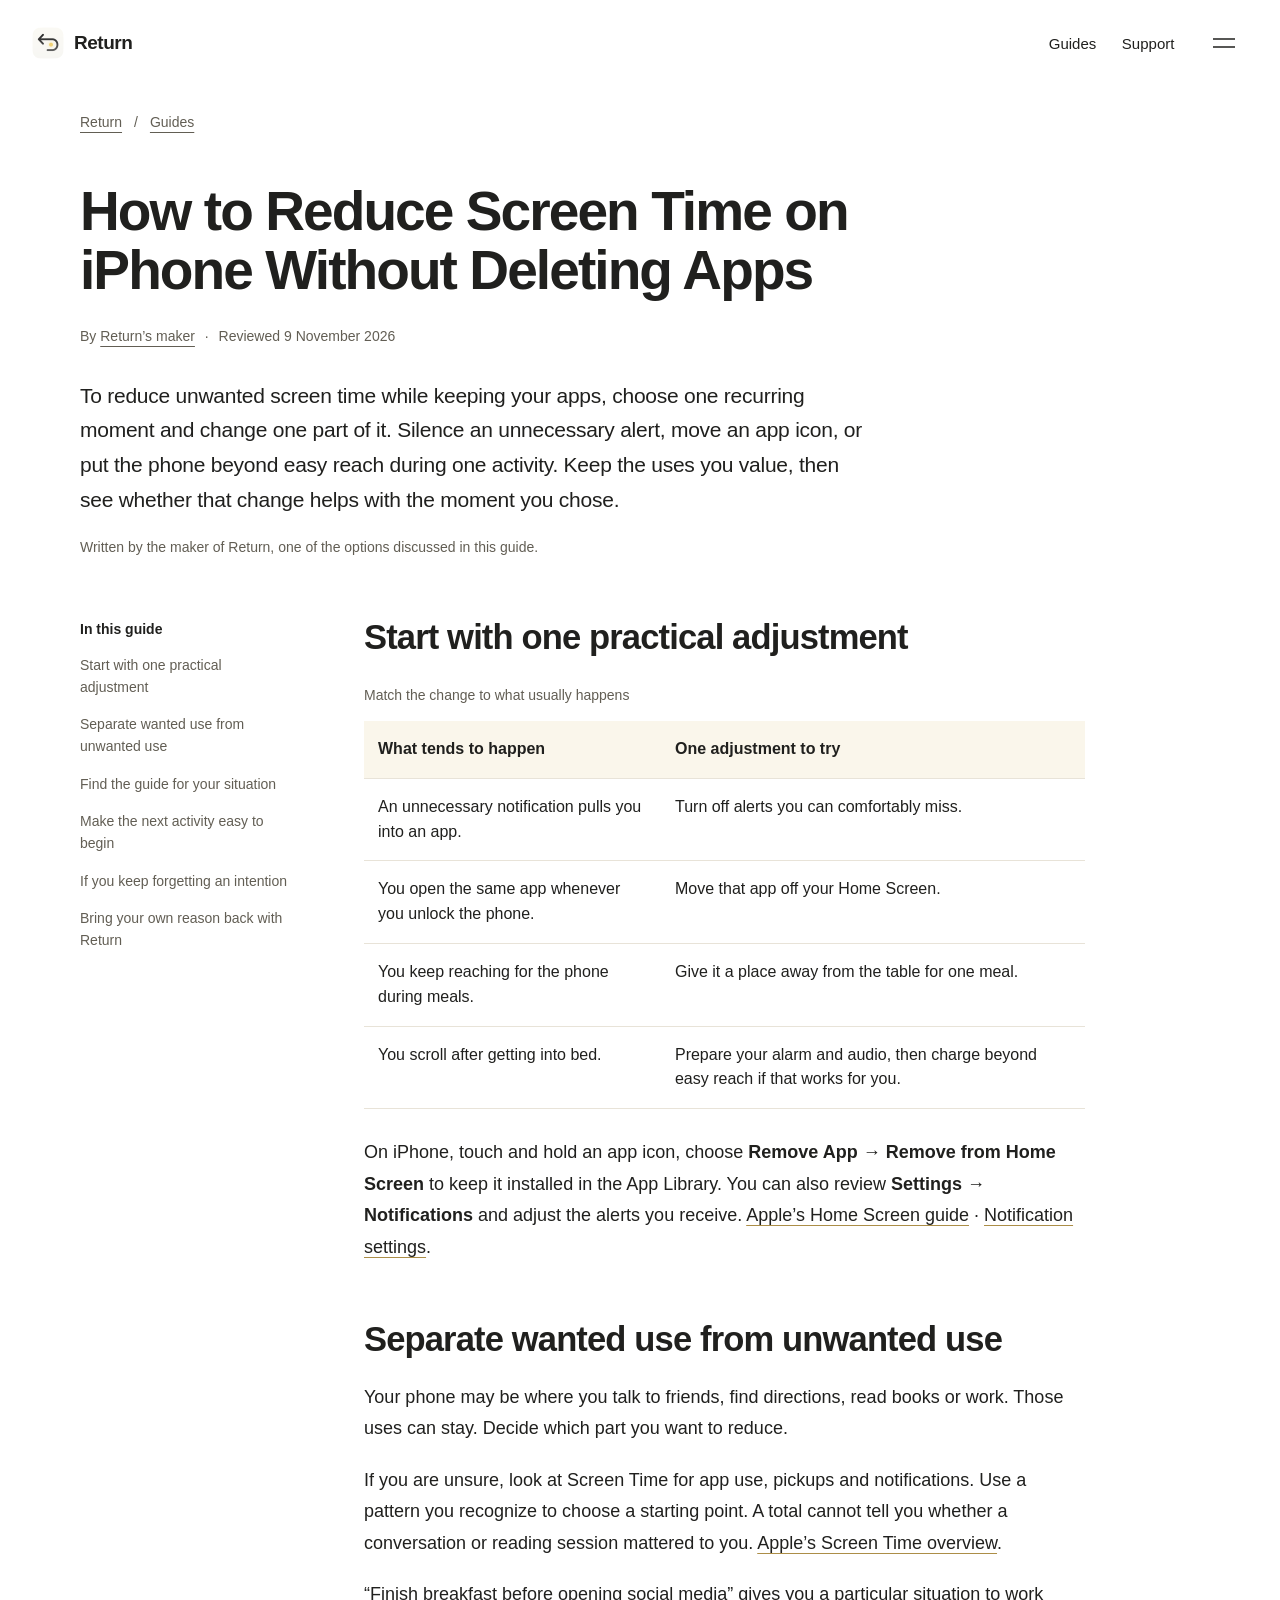
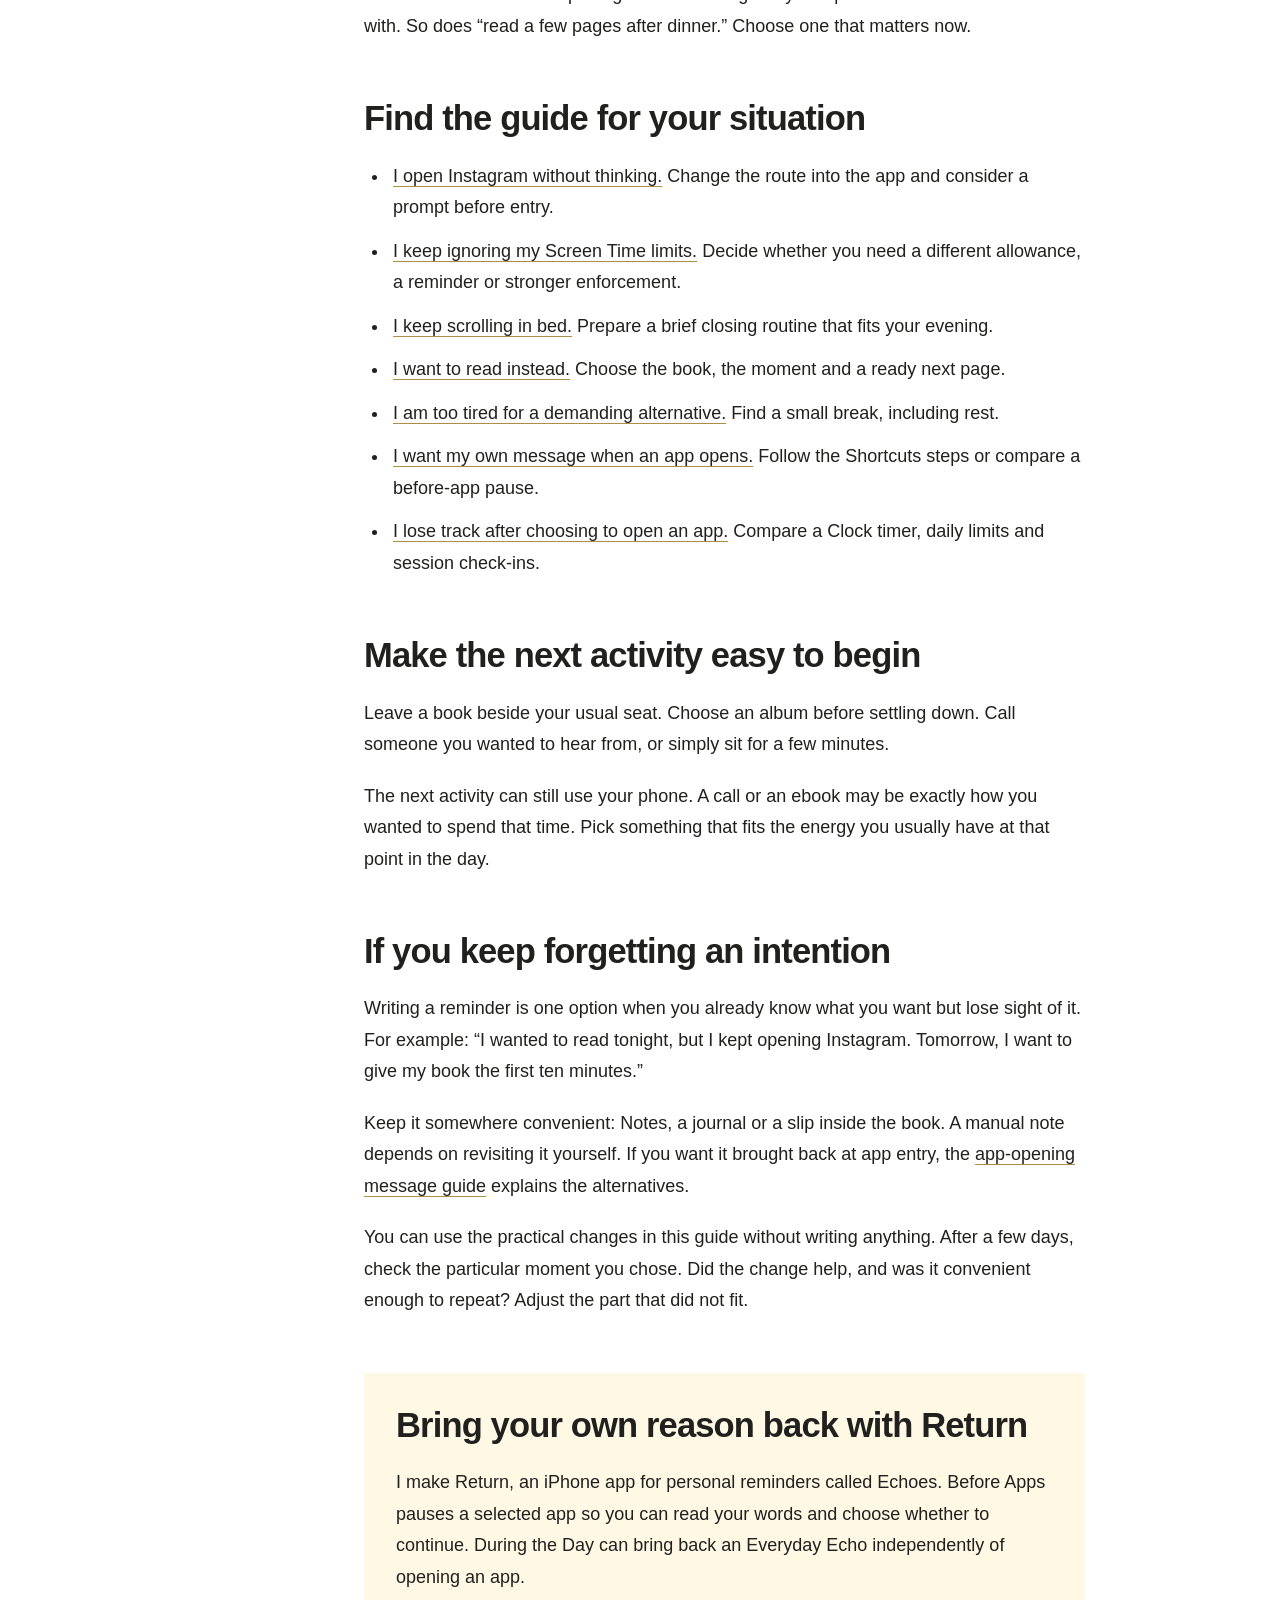
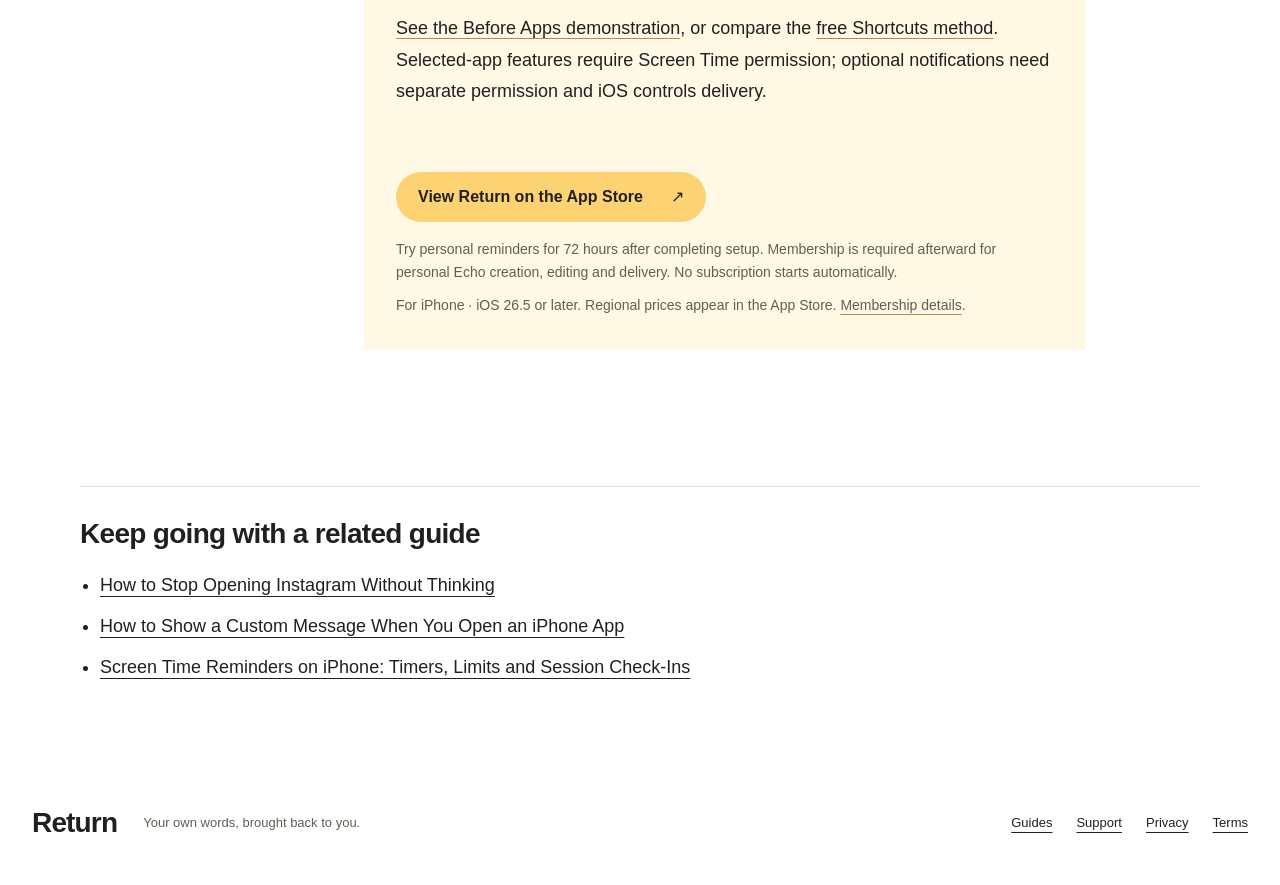
<file: guides/reduce-screen-time-without-deleting-apps/index.html>
<!doctype html>
<html lang="en">
<head>
  <meta charset="utf-8">
  <meta name="viewport" content="width=device-width, initial-scale=1, viewport-fit=cover">
  <meta name="theme-color" content="#ffffff">
  <meta name="referrer" content="strict-origin-when-cross-origin">
  <meta name="robots" content="index,follow">
  <title>Reduce Screen Time on iPhone Without Deleting Apps | Return</title>
  <meta name="description" content="Reduce unwanted iPhone use while keeping useful apps. Try one practical change, then find a guide for unplanned openings, bedtime scrolling or reading.">
  <link rel="canonical" href="https://withreturn.com/guides/reduce-screen-time-without-deleting-apps/">
  <link rel="icon" href="/assets/home/return-icon.png" type="image/png">
  <meta property="og:site_name" content="Return">
  <meta property="og:type" content="article">
  <meta property="og:title" content="Reduce Screen Time on iPhone Without Deleting Apps | Return">
  <meta property="og:description" content="Reduce unwanted iPhone use while keeping useful apps. Try one practical change, then find a guide for unplanned openings, bedtime scrolling or reading.">
  <meta property="og:url" content="https://withreturn.com/guides/reduce-screen-time-without-deleting-apps/">
  <meta name="twitter:card" content="summary">
  <script type="application/ld+json">{"@context": "https://schema.org", "@graph": [{"@type": "Article", "@id": "https://withreturn.com/guides/reduce-screen-time-without-deleting-apps/#article", "headline": "How to Reduce Screen Time on iPhone Without Deleting Apps", "description": "Reduce unwanted iPhone use while keeping useful apps. Try one practical change, then find a guide for unplanned openings, bedtime scrolling or reading.", "mainEntityOfPage": "https://withreturn.com/guides/reduce-screen-time-without-deleting-apps/", "inLanguage": "en", "dateModified": "2026-11-09", "author": {"@type": "Organization", "name": "Return", "url": "https://withreturn.com/guides/#about-these-guides"}, "publisher": {"@type": "Organization", "name": "Return", "url": "https://withreturn.com/"}}, {"@type": "BreadcrumbList", "itemListElement": [{"@type": "ListItem", "position": 1, "name": "Return", "item": "https://withreturn.com/"}, {"@type": "ListItem", "position": 2, "name": "Guides", "item": "https://withreturn.com/guides/"}, {"@type": "ListItem", "position": 3, "name": "How to Reduce Screen Time on iPhone Without Deleting Apps", "item": "https://withreturn.com/guides/reduce-screen-time-without-deleting-apps/"}]}]}</script>
<link rel="stylesheet" href="/assets/home/bungee.css">
<link rel="stylesheet" href="/assets/guides.css">
<script src="/assets/navigation.js" defer></script>
<meta name="return-analytics-id" content="G-HGEEVW2KSK">
<style id="analytics-styles">
#analytics-choice[hidden], [data-analytics-settings][hidden] { display: none !important; }
#analytics-choice {
  position: fixed; z-index: 120; right: 20px; bottom: 20px;
  width: min(420px, calc(100vw - 40px)); padding: 22px; box-sizing: border-box;
  border: 1px solid #dedbd3; border-radius: 18px; background: #fff;
  box-shadow: 0 6px 26px rgb(0 0 0 / .1); color: #20201e;
  font: 400 15px/1.5 -apple-system, BlinkMacSystemFont, "Segoe UI", sans-serif;
  text-align: left;
}
#analytics-choice h2 { margin: 0 0 8px; font-size: 18px; line-height: 1.3; letter-spacing: -.02em; }
#analytics-choice p { margin: 0 0 14px; font: inherit; color: inherit; }
#analytics-choice a { color: inherit; text-decoration: underline; text-underline-offset: 3px; }
.analytics-actions { display: flex; flex-wrap: wrap; gap: 10px; }
.analytics-actions button {
  flex: 1; min-height: 44px; padding: 10px 14px; cursor: pointer;
  border: 1px solid #b6b2a8; border-radius: 9px; background: #fff; color: #20201e;
  font: 600 14px/1.4 -apple-system, BlinkMacSystemFont, "Segoe UI", sans-serif;
}
.analytics-actions button:hover { background: #fff5d8; }
.analytics-actions button:focus-visible, [data-analytics-settings]:focus-visible { outline: 2px solid #20201e; outline-offset: 4px; }
[data-analytics-settings] { border: 0; padding: 6px 0; background: none; color: inherit; cursor: pointer; font: inherit; text-decoration: underline; text-underline-offset: 3px; }
@media (max-width: 480px) {
  #analytics-choice { right: 12px; bottom: max(12px, env(safe-area-inset-bottom)); width: calc(100vw - 24px); padding: 18px; }
}

</style>
<script src="/assets/analytics.js?v=20261110b" defer></script>
</head>
<body class="reader-page" id="top">
<a class="skip-link" href="#main">Skip to article</a>
<header class="site-header"><a class="brand" href="/" aria-label="Return home"><img src="/assets/home/return-icon.png" alt="" width="32" height="32"><span translate="no">Return</span></a><nav class="header-actions" aria-label="Primary"><a href="/guides/">Guides</a><a href="/support/">Support</a><button hidden class="menu-button" type="button" aria-label="Open menu" aria-controls="site-menu" aria-expanded="false"><svg viewBox="0 0 32 32" aria-hidden="true"><path d="M5 12h22M5 20h22"/></svg></button></nav></header>
<main id="main" class="reader-wrap">
  <nav class="breadcrumbs" aria-label="Breadcrumb"><a href="/">Return</a><span aria-hidden="true">/</span><a href="/guides/">Guides</a></nav>
  <article data-article="01">
    <header class="article-heading">
      <h1>How to Reduce Screen Time on iPhone Without Deleting Apps</h1>
      <p class="byline">By <a href="/guides/#about-these-guides">Return’s maker</a> <span aria-hidden="true">·</span> Reviewed <time datetime="2026-11-09">9 November 2026</time></p>
      <p class="answer">To reduce unwanted screen time while keeping your apps, choose one recurring moment and change one part of it. Silence an unnecessary alert, move an app icon, or put the phone beyond easy reach during one activity. Keep the uses you value, then see whether that change helps with the moment you chose.</p>
      <p class="maker-disclosure">Written by the maker of Return, one of the options discussed in this guide.</p>
    </header>
    <div class="reading-layout">
      <aside class="contents"><nav aria-label="On this page"><p>In this guide</p><ol><li><a href="#one-adjustment">Start with one practical adjustment</a></li><li><a href="#use-you-value">Separate wanted use from unwanted use</a></li><li><a href="#find-your-guide">Find the guide for your situation</a></li><li><a href="#next-activity">Make the next activity easy to begin</a></li><li><a href="#remember-your-reason">If you keep forgetting an intention</a></li><li><a href="#return-heading">Bring your own reason back with Return</a></li></ol></nav></aside>
      <div class="article-body">

<h2 id="one-adjustment">Start with one practical adjustment</h2>
<table role="table"><caption>Match the change to what usually happens</caption><thead role="rowgroup"><tr role="row"><th scope="col" role="columnheader">What tends to happen</th><th scope="col" role="columnheader">One adjustment to try</th></tr></thead><tbody role="rowgroup">
<tr role="row"><td role="cell" data-label="What tends to happen">An unnecessary notification pulls you into an app.</td><td role="cell" data-label="One adjustment to try">Turn off alerts you can comfortably miss.</td></tr>
<tr role="row"><td role="cell" data-label="What tends to happen">You open the same app whenever you unlock the phone.</td><td role="cell" data-label="One adjustment to try">Move that app off your Home Screen.</td></tr>
<tr role="row"><td role="cell" data-label="What tends to happen">You keep reaching for the phone during meals.</td><td role="cell" data-label="One adjustment to try">Give it a place away from the table for one meal.</td></tr>
<tr role="row"><td role="cell" data-label="What tends to happen">You scroll after getting into bed.</td><td role="cell" data-label="One adjustment to try">Prepare your alarm and audio, then charge beyond easy reach if that works for you.</td></tr>
</tbody></table>
<p>On iPhone, touch and hold an app icon, choose <strong>Remove App → Remove from Home Screen</strong> to keep it installed in the App Library. You can also review <strong>Settings → Notifications</strong> and adjust the alerts you receive. <a href="https://support.apple.com/en-gb/108324">Apple’s Home Screen guide</a> · <a href="https://support.apple.com/guide/iphone/change-notification-settings-iph7c3d96bab/ios">Notification settings</a>.</p>

<h2 id="use-you-value">Separate wanted use from unwanted use</h2>
<p>Your phone may be where you talk to friends, find directions, read books or work. Those uses can stay. Decide which part you want to reduce.</p>
<p>If you are unsure, look at Screen Time for app use, pickups and notifications. Use a pattern you recognize to choose a starting point. A total cannot tell you whether a conversation or reading session mattered to you. <a href="https://support.apple.com/guide/iphone/set-up-screen-time-for-yourself-iphbfa595995/ios">Apple’s Screen Time overview</a>.</p>
<p>“Finish breakfast before opening social media” gives you a particular situation to work with. So does “read a few pages after dinner.” Choose one that matters now.</p>

<h2 id="find-your-guide">Find the guide for your situation</h2>
<ul class="related-list">
  <li><a href="/guides/stop-opening-instagram-without-thinking/">I open Instagram without thinking.</a> Change the route into the app and consider a prompt before entry.</li>
  <li><a href="/guides/keep-ignoring-screen-time-limits/">I keep ignoring my Screen Time limits.</a> Decide whether you need a different allowance, a reminder or stronger enforcement.</li>
  <li><a href="/guides/stop-scrolling-in-bed/">I keep scrolling in bed.</a> Prepare a brief closing routine that fits your evening.</li>
  <li><a href="/guides/read-more-instead-of-scrolling/">I want to read instead.</a> Choose the book, the moment and a ready next page.</li>
  <li><a href="/guides/what-to-do-instead-of-scrolling-when-tired/">I am too tired for a demanding alternative.</a> Find a small break, including rest.</li>
  <li><a href="/guides/reminder-when-opening-app-iphone/">I want my own message when an app opens.</a> Follow the Shortcuts steps or compare a before-app pause.</li>
  <li><a href="/guides/screen-time-reminders-while-using-apps-iphone/">I lose track after choosing to open an app.</a> Compare a Clock timer, daily limits and session check-ins.</li>
</ul>

<h2 id="next-activity">Make the next activity easy to begin</h2>
<p>Leave a book beside your usual seat. Choose an album before settling down. Call someone you wanted to hear from, or simply sit for a few minutes.</p>
<p>The next activity can still use your phone. A call or an ebook may be exactly how you wanted to spend that time. Pick something that fits the energy you usually have at that point in the day.</p>

<h2 id="remember-your-reason">If you keep forgetting an intention</h2>
<p>Writing a reminder is one option when you already know what you want but lose sight of it. For example: “I wanted to read tonight, but I kept opening Instagram. Tomorrow, I want to give my book the first ten minutes.”</p>
<p>Keep it somewhere convenient: Notes, a journal or a slip inside the book. A manual note depends on revisiting it yourself. If you want it brought back at app entry, the <a href="/guides/reminder-when-opening-app-iphone/">app-opening message guide</a> explains the alternatives.</p>
<p>You can use the practical changes in this guide without writing anything. After a few days, check the particular moment you chose. Did the change help, and was it convenient enough to repeat? Adjust the part that did not fit.</p>

<section class="product-option" id="return-option">
  <h2 id="return-heading">Bring your own reason back with Return</h2>
  <p>I make Return, an iPhone app for personal reminders called Echoes. Before Apps pauses a selected app so you can read your words and choose whether to continue. During the Day can bring back an Everyday Echo independently of opening an app.</p>
  <p><a href="/#before-apps" data-product-link data-placement="late">See the Before Apps demonstration</a>, or compare the <a href="/guides/reminder-when-opening-app-iphone/#shortcuts-setup">free Shortcuts method</a>. Selected-app features require Screen Time permission; optional notifications need separate permission and iOS controls delivery.</p>
  <div class="product-access">
  <a class="download-button" href="https://apps.apple.com/app/id6804269652?pt=128983218&amp;ct=return_guide_01&amp;mt=8" data-app-store data-article="01" data-placement="late" data-moment="before">View Return on the App Store <span aria-hidden="true">↗</span></a>
  <p>Try personal reminders for 72 hours after completing setup. Membership is required afterward for personal Echo creation, editing and delivery. No subscription starts automatically.</p>
  <p class="product-compatibility">For iPhone · iOS 26.5 or later. Regional prices appear in the App Store. <a href="/terms/">Membership details</a>.</p>
</div>
</section>
</div>
    </div>
  </article>
  <nav class="related-guides" aria-label="More guides"><h2>Keep going with a related guide</h2><ul><li><a href="/guides/stop-opening-instagram-without-thinking/">How to Stop Opening Instagram Without Thinking</a></li><li><a href="/guides/reminder-when-opening-app-iphone/">How to Show a Custom Message When You Open an iPhone App</a></li><li><a href="/guides/screen-time-reminders-while-using-apps-iphone/">Screen Time Reminders on iPhone: Timers, Limits and Session Check-Ins</a></li></ul></nav>
</main>
<footer class="site-footer wrap"><a class="footer-brand" href="/" translate="no">Return</a><p>Your own words, brought back to you.</p><nav aria-label="Footer navigation"><a href="/guides/">Guides</a><a href="/support/">Support</a><a href="/privacy/">Privacy</a><a href="/terms/">Terms</a><button type="button" data-analytics-settings hidden>Analytics settings</button></nav></footer>
<dialog id="site-menu" aria-label="Site navigation"><div class="menu-top"><a class="brand" href="/" aria-label="Return home"><img src="/assets/home/return-icon.png" alt="" width="32" height="32"><span translate="no">Return</span></a><button class="menu-close" type="button" aria-label="Close menu" autofocus><svg viewBox="0 0 32 32" aria-hidden="true"><path d="m6 6 20 20M6 26 26 6"/></svg></button></div><nav class="menu-links" aria-label="Expanded navigation"><a href="/">Home</a><a href="/guides/">Guides</a><a href="/#how-it-works">How it works</a><a href="/#before-apps">Before apps</a><a href="/#while-using">While using</a><a href="/#during-the-day">Everyday Echoes</a><a href="/#download">Get Return</a></nav><a class="menu-support" href="/support/">Need a hand? Visit Support</a></dialog>
<section id="analytics-choice" role="region" aria-labelledby="analytics-choice-heading" hidden>
  <h2 id="analytics-choice-heading">Help us understand what works.</h2>
  <p>Allow Google Analytics cookies to measure visits, traffic sources and App Store button clicks? Your choice won’t affect how the site works. <a href="/privacy/#website-heading">Privacy details</a>.</p>
  <div class="analytics-actions"><button type="button" data-analytics-decline>No thanks</button><button type="button" data-analytics-accept>Allow analytics</button></div>
</section>
</body>
</html>
</file>
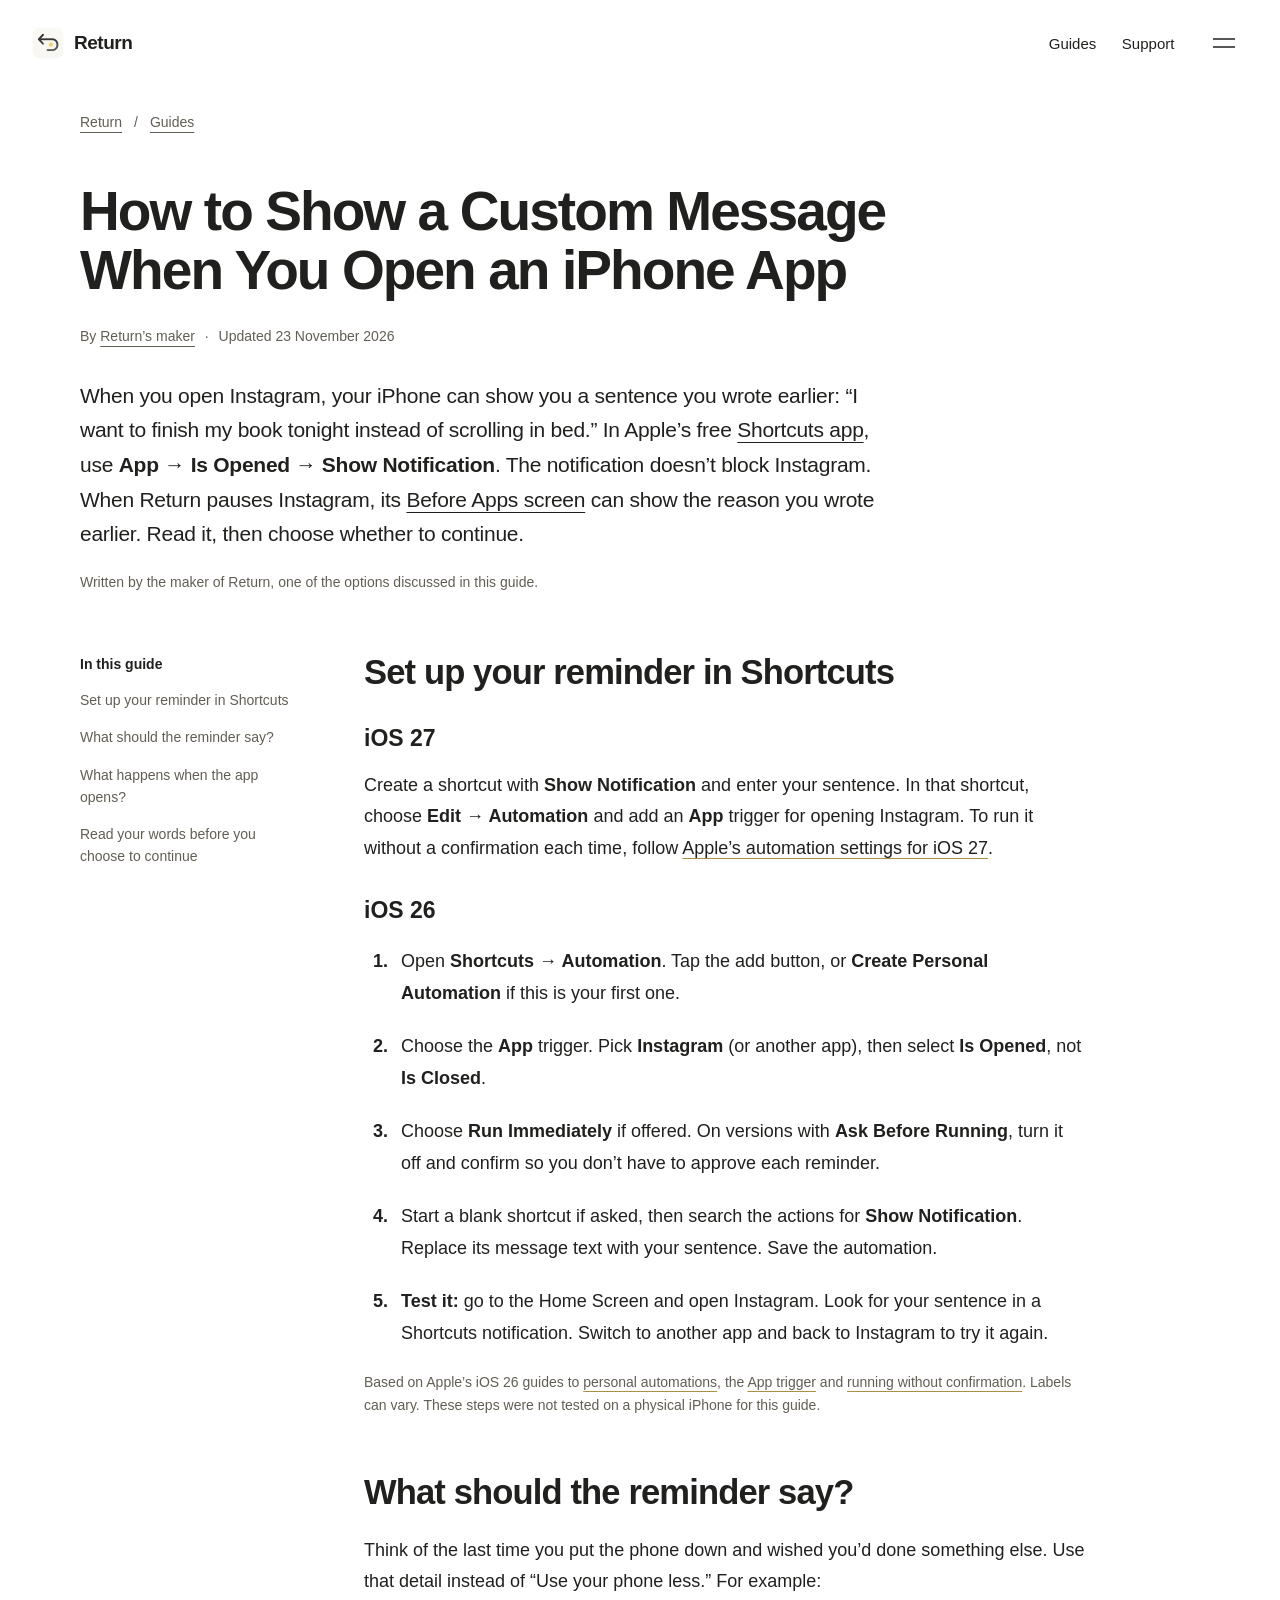
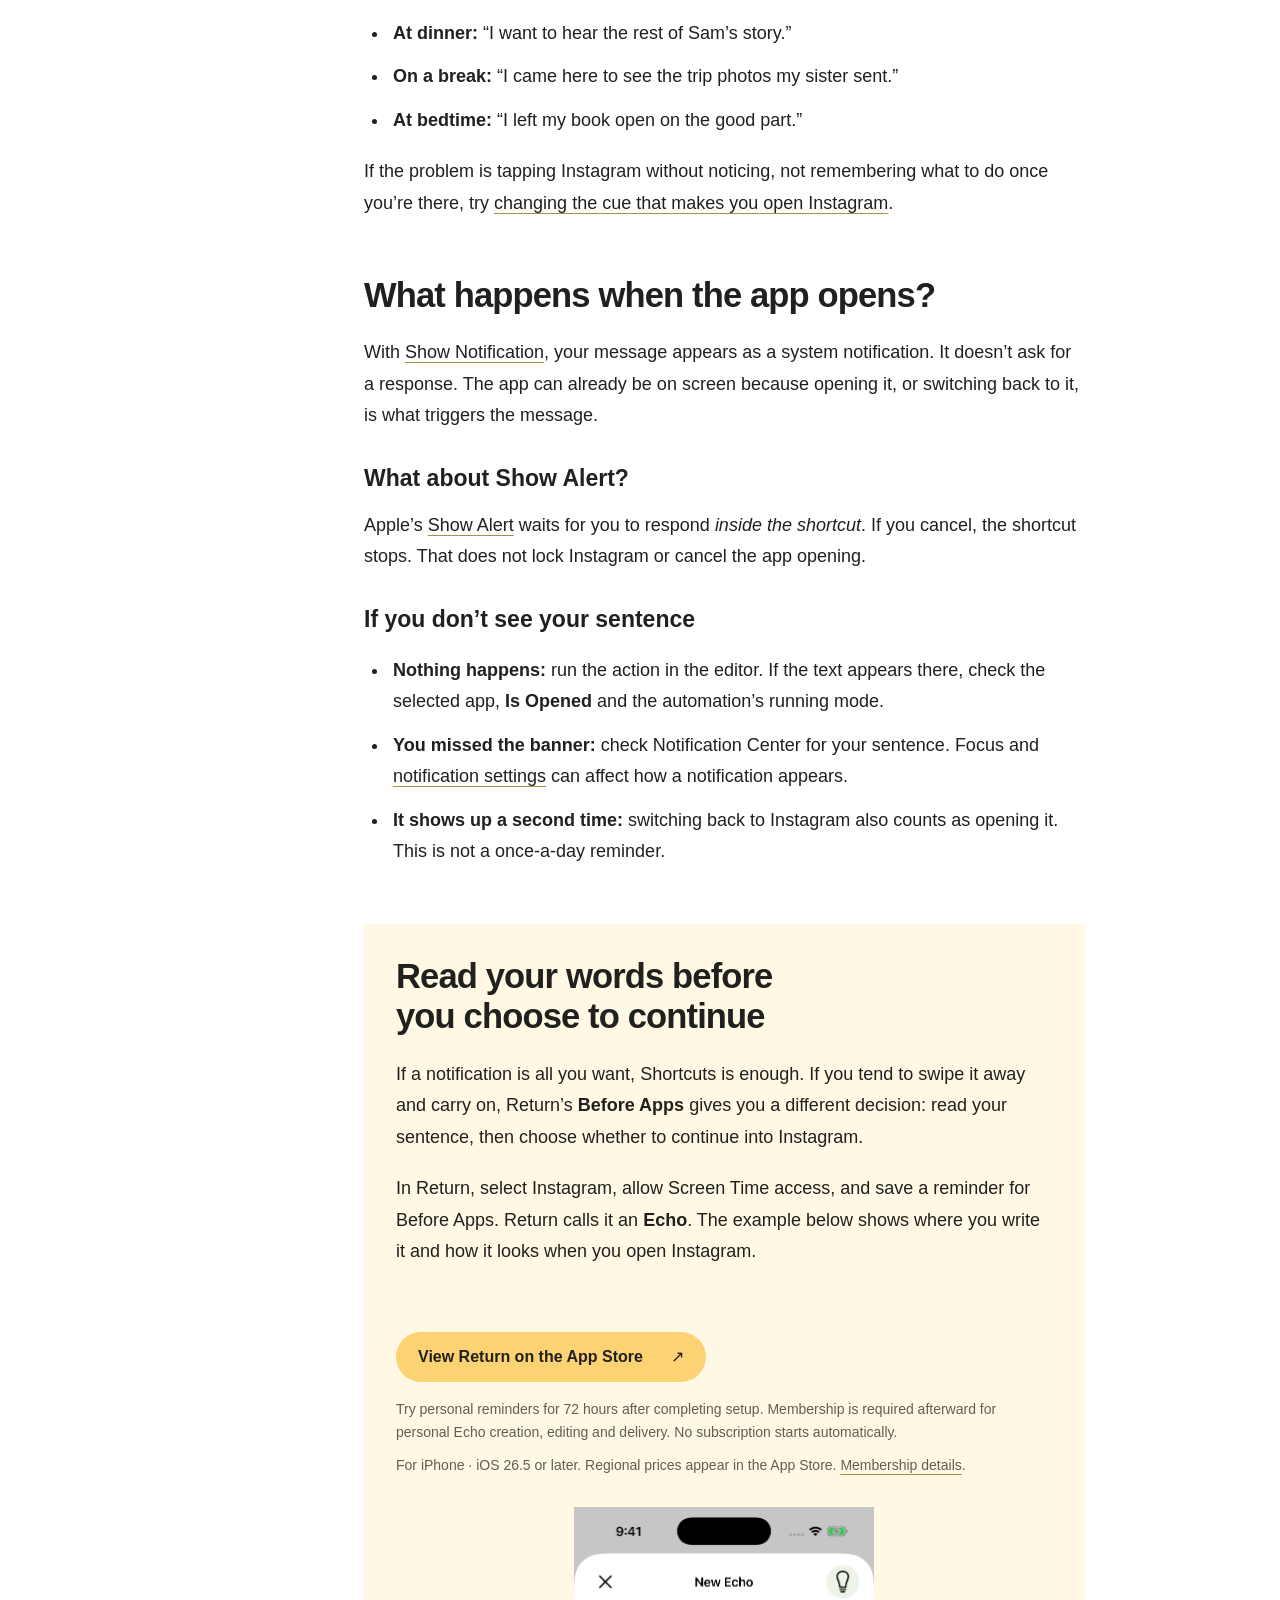
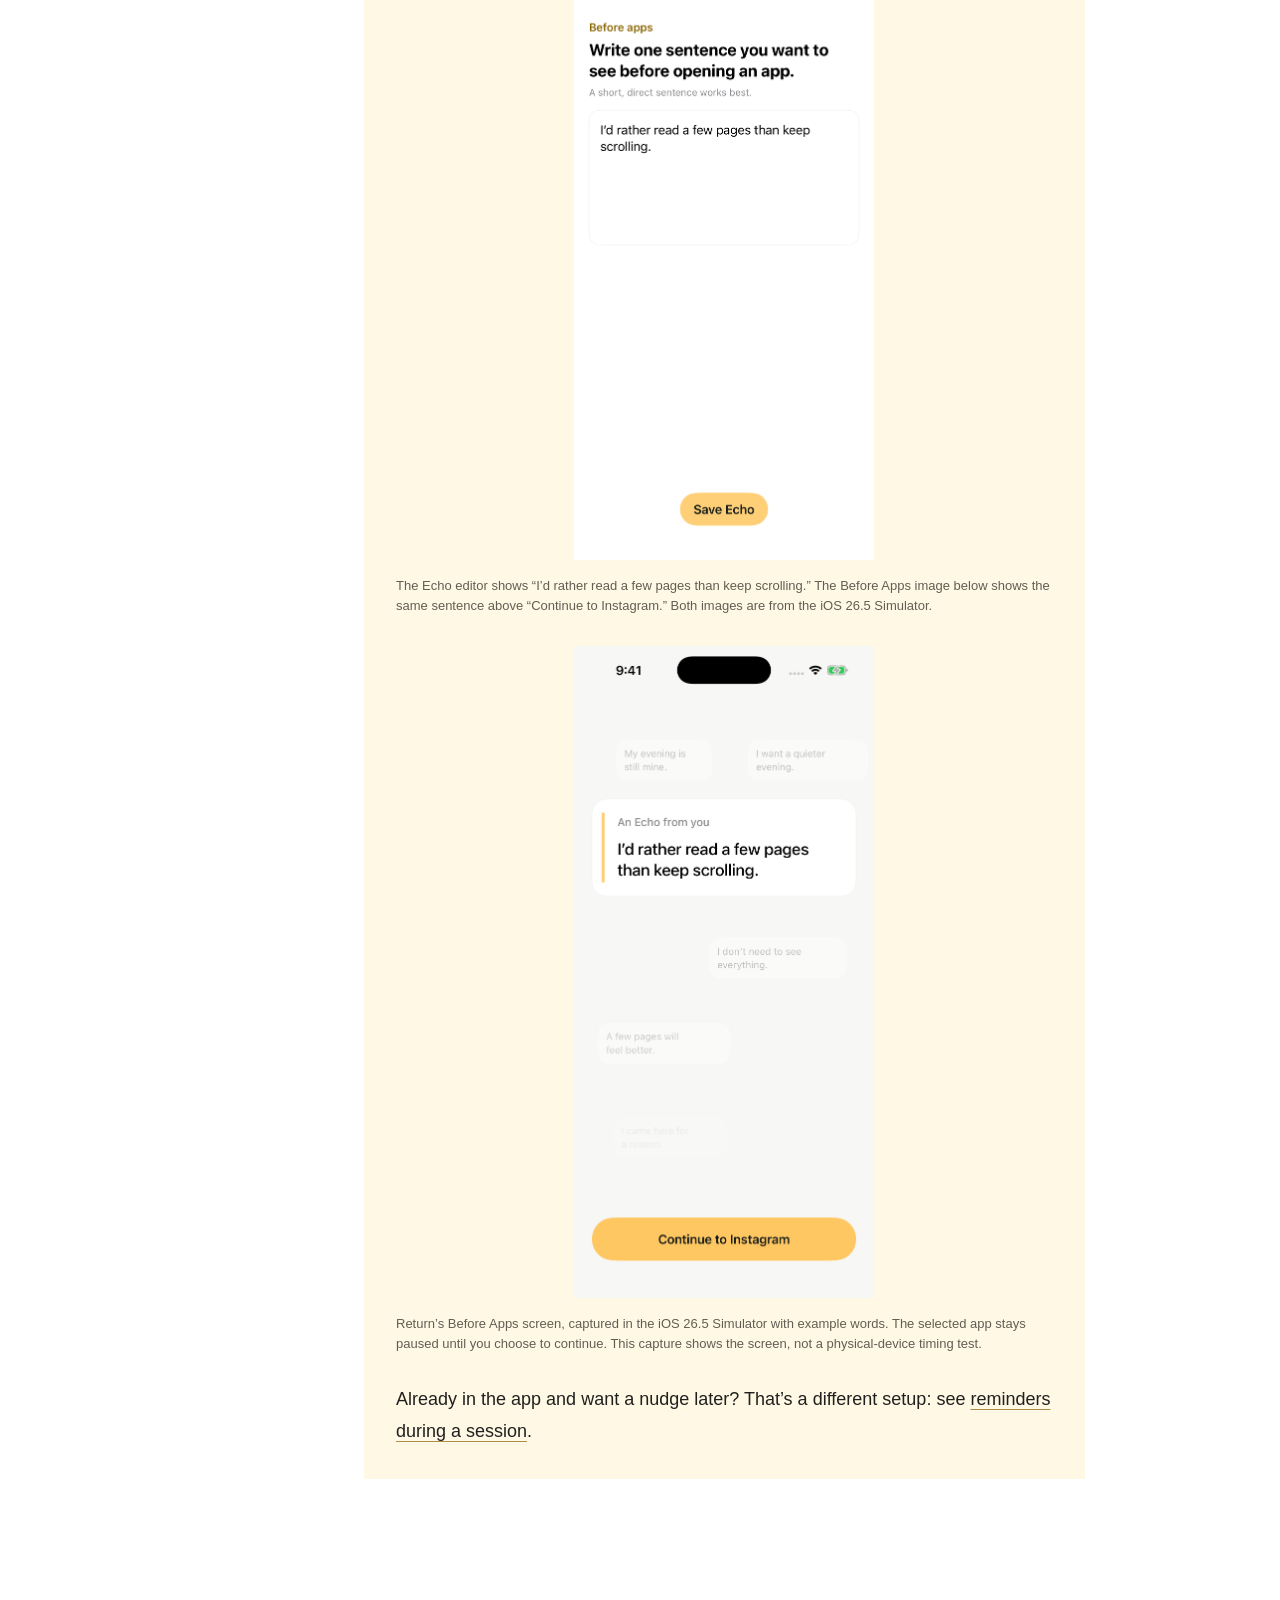
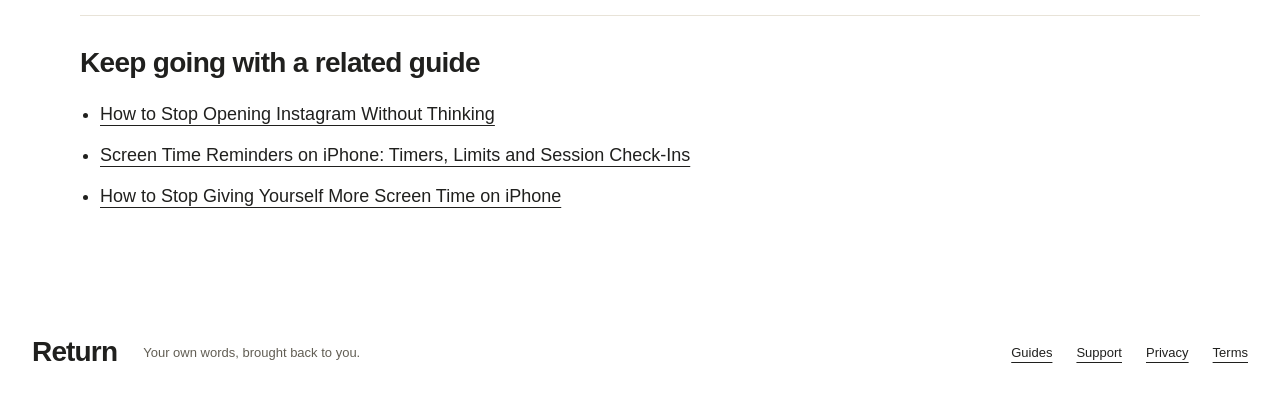
<file: guides/reminder-when-opening-app-iphone/index.html>
<!doctype html>
<html lang="en">
<head>
  <meta charset="utf-8">
  <meta name="viewport" content="width=device-width, initial-scale=1, viewport-fit=cover">
  <meta name="theme-color" content="#ffffff">
  <meta name="referrer" content="strict-origin-when-cross-origin">
  <meta name="robots" content="index,follow">
  <title>Get a Reminder When You Open an App on iPhone | Return</title>
  <meta name="description" content="Show a sentence you wrote when Instagram or another iPhone app opens. Set it up for free in Shortcuts, or choose a pause before you continue.">
  <link rel="canonical" href="https://withreturn.com/guides/reminder-when-opening-app-iphone/">
  <link rel="icon" href="/assets/home/return-icon.png" type="image/png">
  <meta property="og:site_name" content="Return">
  <meta property="og:type" content="article">
  <meta property="og:title" content="Get a Reminder When You Open an App on iPhone | Return">
  <meta property="og:description" content="Show a sentence you wrote when Instagram or another iPhone app opens. Set it up for free in Shortcuts, or choose a pause before you continue.">
  <meta property="og:url" content="https://withreturn.com/guides/reminder-when-opening-app-iphone/">
  <meta name="twitter:card" content="summary">
  <script type="application/ld+json">{"@context": "https://schema.org", "@graph": [{"@type": "Article", "@id": "https://withreturn.com/guides/reminder-when-opening-app-iphone/#article", "headline": "How to Show a Custom Message When You Open an iPhone App", "description": "Show a sentence you wrote when Instagram or another iPhone app opens. Set it up for free in Shortcuts, or choose a pause before you continue.", "mainEntityOfPage": "https://withreturn.com/guides/reminder-when-opening-app-iphone/", "inLanguage": "en", "dateModified": "2026-11-23", "author": {"@type": "Organization", "name": "Return", "url": "https://withreturn.com/guides/#about-these-guides"}, "publisher": {"@type": "Organization", "name": "Return", "url": "https://withreturn.com/"}}, {"@type": "BreadcrumbList", "itemListElement": [{"@type": "ListItem", "position": 1, "name": "Return", "item": "https://withreturn.com/"}, {"@type": "ListItem", "position": 2, "name": "Guides", "item": "https://withreturn.com/guides/"}, {"@type": "ListItem", "position": 3, "name": "How to Show a Custom Message When You Open an iPhone App", "item": "https://withreturn.com/guides/reminder-when-opening-app-iphone/"}]}]}</script>
<link rel="stylesheet" href="/assets/home/bungee.css">
<link rel="stylesheet" href="/assets/guides.css">
<script src="/assets/navigation.js" defer></script>
<meta name="return-analytics-id" content="G-HGEEVW2KSK">
<style id="analytics-styles">
#analytics-choice[hidden], [data-analytics-settings][hidden] { display: none !important; }
#analytics-choice {
  position: fixed; z-index: 120; right: 20px; bottom: 20px;
  width: min(420px, calc(100vw - 40px)); padding: 22px; box-sizing: border-box;
  border: 1px solid #dedbd3; border-radius: 18px; background: #fff;
  box-shadow: 0 6px 26px rgb(0 0 0 / .1); color: #20201e;
  font: 400 15px/1.5 -apple-system, BlinkMacSystemFont, "Segoe UI", sans-serif;
  text-align: left;
}
#analytics-choice h2 { margin: 0 0 8px; font-size: 18px; line-height: 1.3; letter-spacing: -.02em; }
#analytics-choice p { margin: 0 0 14px; font: inherit; color: inherit; }
#analytics-choice a { color: inherit; text-decoration: underline; text-underline-offset: 3px; }
.analytics-actions { display: flex; flex-wrap: wrap; gap: 10px; }
.analytics-actions button {
  flex: 1; min-height: 44px; padding: 10px 14px; cursor: pointer;
  border: 1px solid #b6b2a8; border-radius: 9px; background: #fff; color: #20201e;
  font: 600 14px/1.4 -apple-system, BlinkMacSystemFont, "Segoe UI", sans-serif;
}
.analytics-actions button:hover { background: #fff5d8; }
.analytics-actions button:focus-visible, [data-analytics-settings]:focus-visible { outline: 2px solid #20201e; outline-offset: 4px; }
[data-analytics-settings] { border: 0; padding: 6px 0; background: none; color: inherit; cursor: pointer; font: inherit; text-decoration: underline; text-underline-offset: 3px; }
@media (max-width: 480px) {
  #analytics-choice { right: 12px; bottom: max(12px, env(safe-area-inset-bottom)); width: calc(100vw - 24px); padding: 18px; }
}

</style>
<script src="/assets/analytics.js?v=20261110b" defer></script>
</head>
<body class="reader-page" id="top">
<a class="skip-link" href="#main">Skip to article</a>
<header class="site-header"><a class="brand" href="/" aria-label="Return home"><img src="/assets/home/return-icon.png" alt="" width="32" height="32"><span translate="no">Return</span></a><nav class="header-actions" aria-label="Primary"><a href="/guides/">Guides</a><a href="/support/">Support</a><button hidden class="menu-button" type="button" aria-label="Open menu" aria-controls="site-menu" aria-expanded="false"><svg viewBox="0 0 32 32" aria-hidden="true"><path d="M5 12h22M5 20h22"/></svg></button></nav></header>
<main id="main" class="reader-wrap">
  <nav class="breadcrumbs" aria-label="Breadcrumb"><a href="/">Return</a><span aria-hidden="true">/</span><a href="/guides/">Guides</a></nav>
  <article data-article="07">
    <header class="article-heading">
      <h1>How to Show a Custom Message When You Open an iPhone App</h1>
      <p class="byline">By <a href="/guides/#about-these-guides">Return’s maker</a> <span aria-hidden="true">·</span> Updated <time datetime="2026-11-23">23 November 2026</time></p>
      <p class="answer">When you open Instagram, your iPhone can show you a sentence you wrote earlier: “I want to finish my book tonight instead of scrolling in bed.” In Apple’s free <a href="#shortcuts-setup">Shortcuts app</a>, use <strong>App → Is Opened → Show Notification</strong>. The notification doesn’t block Instagram. When Return pauses Instagram, its <a href="#return-option" data-product-link data-placement="early">Before Apps screen</a> can show the reason you wrote earlier. Read it, then choose whether to continue.</p>
      <p class="maker-disclosure">Written by the maker of Return, one of the options discussed in this guide.</p>
    </header>
    <div class="reading-layout">
      <aside class="contents"><nav aria-label="On this page"><p>In this guide</p><ol><li><a href="#shortcuts-setup">Set up your reminder in Shortcuts</a></li><li><a href="#reminder-examples">What should the reminder say?</a></li><li><a href="#expected-result">What happens when the app opens?</a></li><li><a href="#return-heading">Read your words before you choose to continue</a></li></ol></nav></aside>
      <div class="article-body">

<h2 id="shortcuts-setup">Set up your reminder in Shortcuts</h2>
<h3>iOS 27</h3>
<p>Create a shortcut with <strong>Show Notification</strong> and enter your sentence. In that shortcut, choose <strong>Edit → Automation</strong> and add an <strong>App</strong> trigger for opening Instagram. To run it without a confirmation each time, follow <a href="https://support.apple.com/guide/shortcuts/add-automations-apdfbdbd7123/10.0/ios/27">Apple’s automation settings for iOS 27</a>.</p>
<h3>iOS 26</h3>
<ol class="steps">
  <li>Open <strong>Shortcuts → Automation</strong>. Tap the add button, or <strong>Create Personal Automation</strong> if this is your first one.</li>
  <li>Choose the <strong>App</strong> trigger. Pick <strong>Instagram</strong> (or another app), then select <strong>Is Opened</strong>, not <strong>Is Closed</strong>.</li>
  <li>Choose <strong>Run Immediately</strong> if offered. On versions with <strong>Ask Before Running</strong>, turn it off and confirm so you don’t have to approve each reminder.</li>
  <li>Start a blank shortcut if asked, then search the actions for <strong>Show Notification</strong>. Replace its message text with your sentence. Save the automation.</li>
  <li><strong>Test it:</strong> go to the Home Screen and open Instagram. Look for your sentence in a Shortcuts notification. Switch to another app and back to Instagram to try it again.</li>
</ol>
<p class="method-note">Based on Apple’s iOS 26 guides to <a href="https://support.apple.com/guide/shortcuts/create-a-new-personal-automation-apdfbdbd7123/9.0/ios/26">personal automations</a>, the <a href="https://support.apple.com/guide/shortcuts/setting-triggers-apde31e9638b/9.0/ios/26">App trigger</a> and <a href="https://support.apple.com/guide/shortcuts/enable-or-disable-a-personal-automation-apd602971e63/9.0/ios/26">running without confirmation</a>. Labels can vary. These steps were not tested on a physical iPhone for this guide.</p>

<h2 id="reminder-examples">What should the reminder say?</h2>
<p>Think of the last time you put the phone down and wished you’d done something else. Use that detail instead of “Use your phone less.” For example:</p>
<ul>
  <li><strong>At dinner:</strong> “I want to hear the rest of Sam’s story.”</li>
  <li><strong>On a break:</strong> “I came here to see the trip photos my sister sent.”</li>
  <li><strong>At bedtime:</strong> “I left my book open on the good part.”</li>
</ul>
<p>If the problem is tapping Instagram without noticing, not remembering what to do once you’re there, try <a href="/guides/stop-opening-instagram-without-thinking/">changing the cue that makes you open Instagram</a>.</p>

<h2 id="expected-result">What happens when the app opens?</h2>
<p>With <a href="https://support.apple.com/guide/shortcuts/use-the-show-notification-action-apd2175adcab/9.0/ios/26">Show Notification</a>, your message appears as a system notification. It doesn’t ask for a response. The app can already be on screen because opening it, or switching back to it, is what triggers the message.</p>
<h3 id="show-alert">What about Show Alert?</h3>
<p>Apple’s <a href="https://support.apple.com/guide/shortcuts/use-the-show-alert-action-apdb9661c761/9.0/ios/26">Show Alert</a> waits for you to respond <em>inside the shortcut</em>. If you cancel, the shortcut stops. That does not lock Instagram or cancel the app opening.</p>
<h3 id="troubleshooting">If you don’t see your sentence</h3>
<ul>
  <li><strong>Nothing happens:</strong> run the action in the editor. If the text appears there, check the selected app, <strong>Is Opened</strong> and the automation’s running mode.</li>
  <li><strong>You missed the banner:</strong> check Notification Center for your sentence. Focus and <a href="https://support.apple.com/en-us/108781">notification settings</a> can affect how a notification appears.</li>
  <li><strong>It shows up a second time:</strong> switching back to Instagram also counts as opening it. This is not a once-a-day reminder.</li>
</ul>

<section class="product-option" id="return-option">
  <h2 id="return-heading">Read your words before you choose to continue</h2>
  <p id="compare-options">If a notification is all you want, Shortcuts is enough. If you tend to swipe it away and carry on, Return’s <strong>Before Apps</strong> gives you a different decision: read your sentence, then choose whether to continue into Instagram.</p>
  <p>In Return, select Instagram, allow Screen Time access, and save a reminder for Before Apps. Return calls it an <strong>Echo</strong>. The example below shows where you write it and how it looks when you open Instagram.</p>
  <div class="product-access">
  <a class="download-button" href="https://apps.apple.com/app/id6804269652?pt=128983218&amp;ct=return_guide_07&amp;mt=8" data-app-store data-article="07" data-placement="end" data-moment="before">View Return on the App Store <span aria-hidden="true">↗</span></a>
  <p>Try personal reminders for 72 hours after completing setup. Membership is required afterward for personal Echo creation, editing and delivery. No subscription starts automatically.</p>
  <p class="product-compatibility">For iPhone · iOS 26.5 or later. Regional prices appear in the App Store. <a href="/terms/">Membership details</a>.</p>
</div>
  <figure class="product-demo"><img src="/assets/home/echo-editor-native.png" width="1206" height="2622" loading="lazy" alt="Return’s Echo editor with a personal reading reminder entered and a Save control."><figcaption>The Echo editor shows “I’d rather read a few pages than keep scrolling.” The Before Apps image below shows the same sentence above “Continue to Instagram.” Both images are from the iOS 26.5 Simulator.</figcaption></figure>
  <figure class="product-demo"><img src="/assets/home/before-apps-native.png" width="1206" height="2622" loading="lazy" alt="Return’s Before Apps screen: I’d rather read a few pages than keep scrolling, followed by Continue to Instagram."><figcaption>Return’s Before Apps screen, captured in the iOS 26.5 Simulator with example words. The selected app stays paused until you choose to continue. This capture shows the screen, not a physical-device timing test.</figcaption></figure>
  <p>Already in the app and want a nudge later? That’s a different setup: see <a href="/guides/screen-time-reminders-while-using-apps-iphone/#return-option">reminders during a session</a>.</p>
</section>
</div>
    </div>
  </article>
  <nav class="related-guides" aria-label="More guides"><h2>Keep going with a related guide</h2><ul><li><a href="/guides/stop-opening-instagram-without-thinking/">How to Stop Opening Instagram Without Thinking</a></li><li><a href="/guides/screen-time-reminders-while-using-apps-iphone/">Screen Time Reminders on iPhone: Timers, Limits and Session Check-Ins</a></li><li><a href="/guides/keep-ignoring-screen-time-limits/">How to Stop Giving Yourself More Screen Time on iPhone</a></li></ul></nav>
</main>
<footer class="site-footer wrap"><a class="footer-brand" href="/" translate="no">Return</a><p>Your own words, brought back to you.</p><nav aria-label="Footer navigation"><a href="/guides/">Guides</a><a href="/support/">Support</a><a href="/privacy/">Privacy</a><a href="/terms/">Terms</a><button type="button" data-analytics-settings hidden>Analytics settings</button></nav></footer>
<dialog id="site-menu" aria-label="Site navigation"><div class="menu-top"><a class="brand" href="/" aria-label="Return home"><img src="/assets/home/return-icon.png" alt="" width="32" height="32"><span translate="no">Return</span></a><button class="menu-close" type="button" aria-label="Close menu" autofocus><svg viewBox="0 0 32 32" aria-hidden="true"><path d="m6 6 20 20M6 26 26 6"/></svg></button></div><nav class="menu-links" aria-label="Expanded navigation"><a href="/">Home</a><a href="/guides/">Guides</a><a href="/#how-it-works">How it works</a><a href="/#before-apps">Before apps</a><a href="/#while-using">While using</a><a href="/#during-the-day">Everyday Echoes</a><a href="/#download">Get Return</a></nav><a class="menu-support" href="/support/">Need a hand? Visit Support</a></dialog>
<section id="analytics-choice" role="region" aria-labelledby="analytics-choice-heading" hidden>
  <h2 id="analytics-choice-heading">Help us understand what works.</h2>
  <p>Allow Google Analytics cookies to measure visits, traffic sources and App Store button clicks? Your choice won’t affect how the site works. <a href="/privacy/#website-heading">Privacy details</a>.</p>
  <div class="analytics-actions"><button type="button" data-analytics-decline>No thanks</button><button type="button" data-analytics-accept>Allow analytics</button></div>
</section>
</body>
</html>
</file>
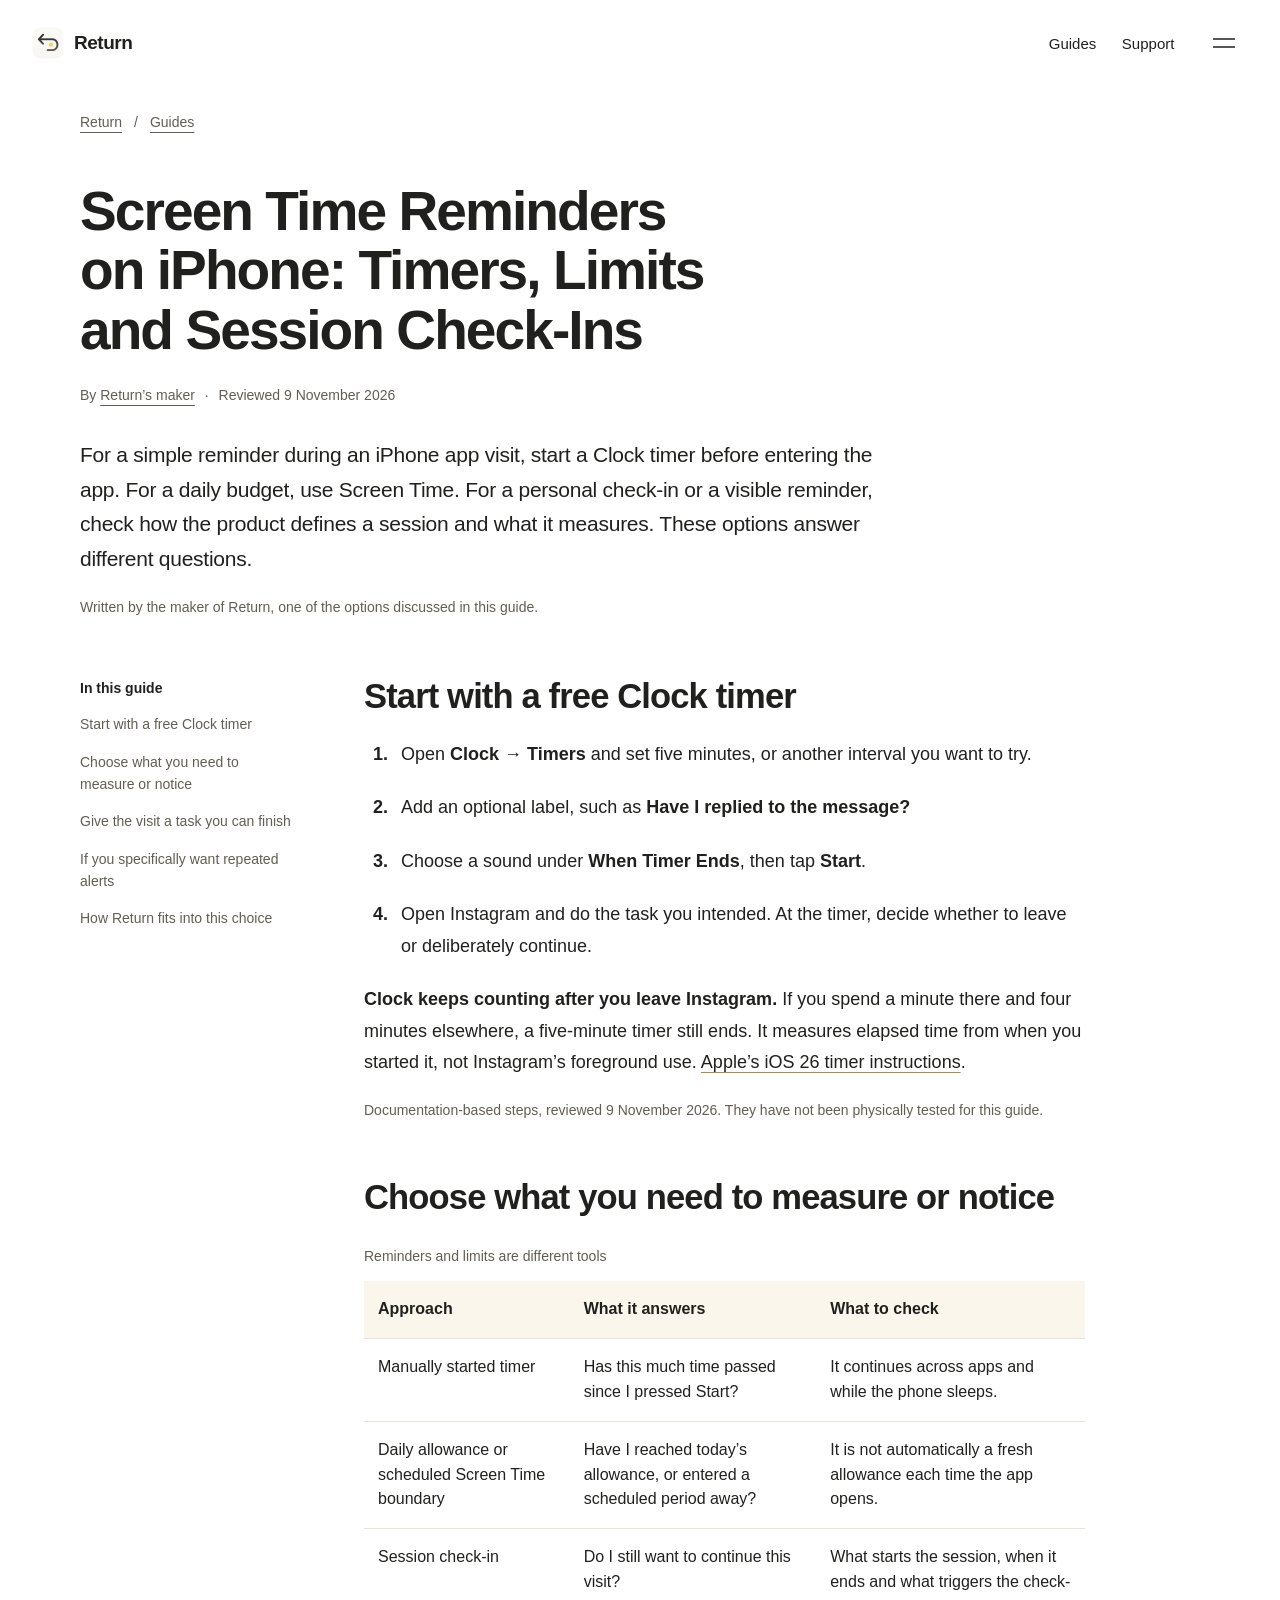
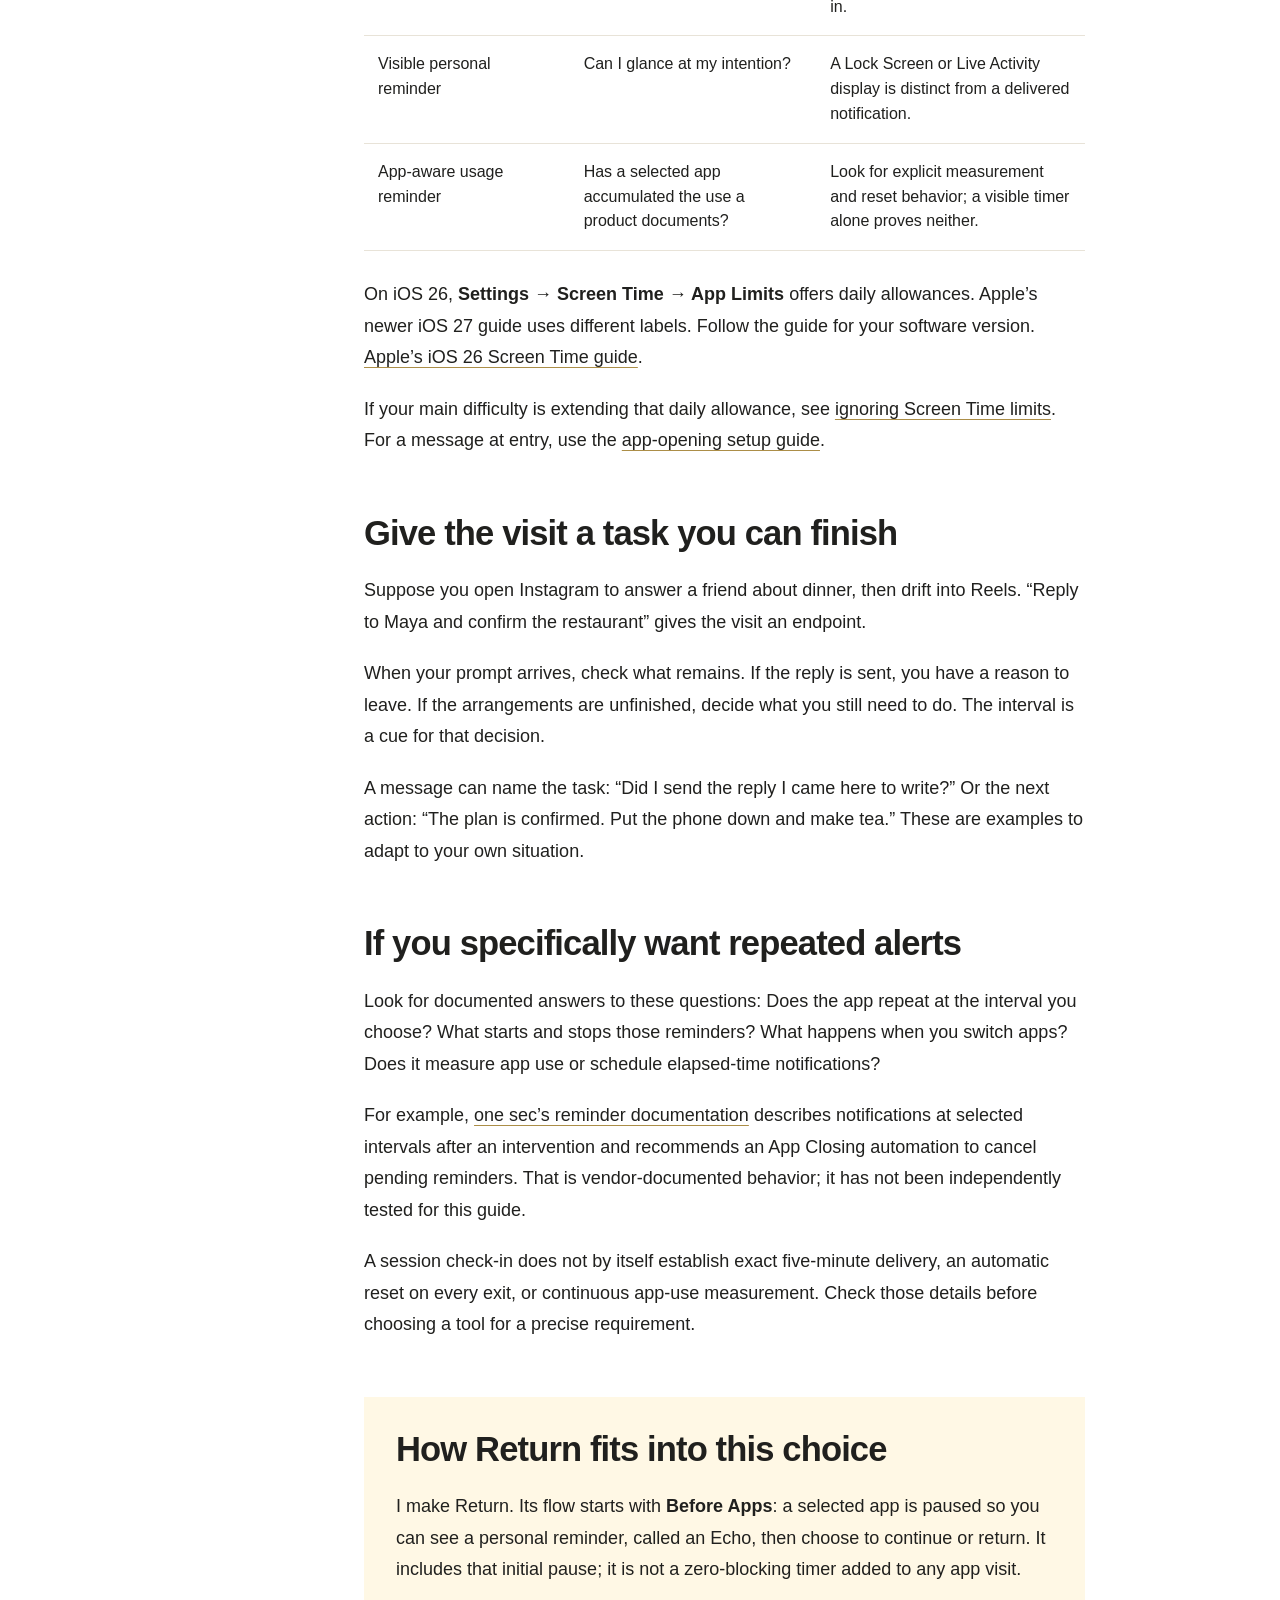
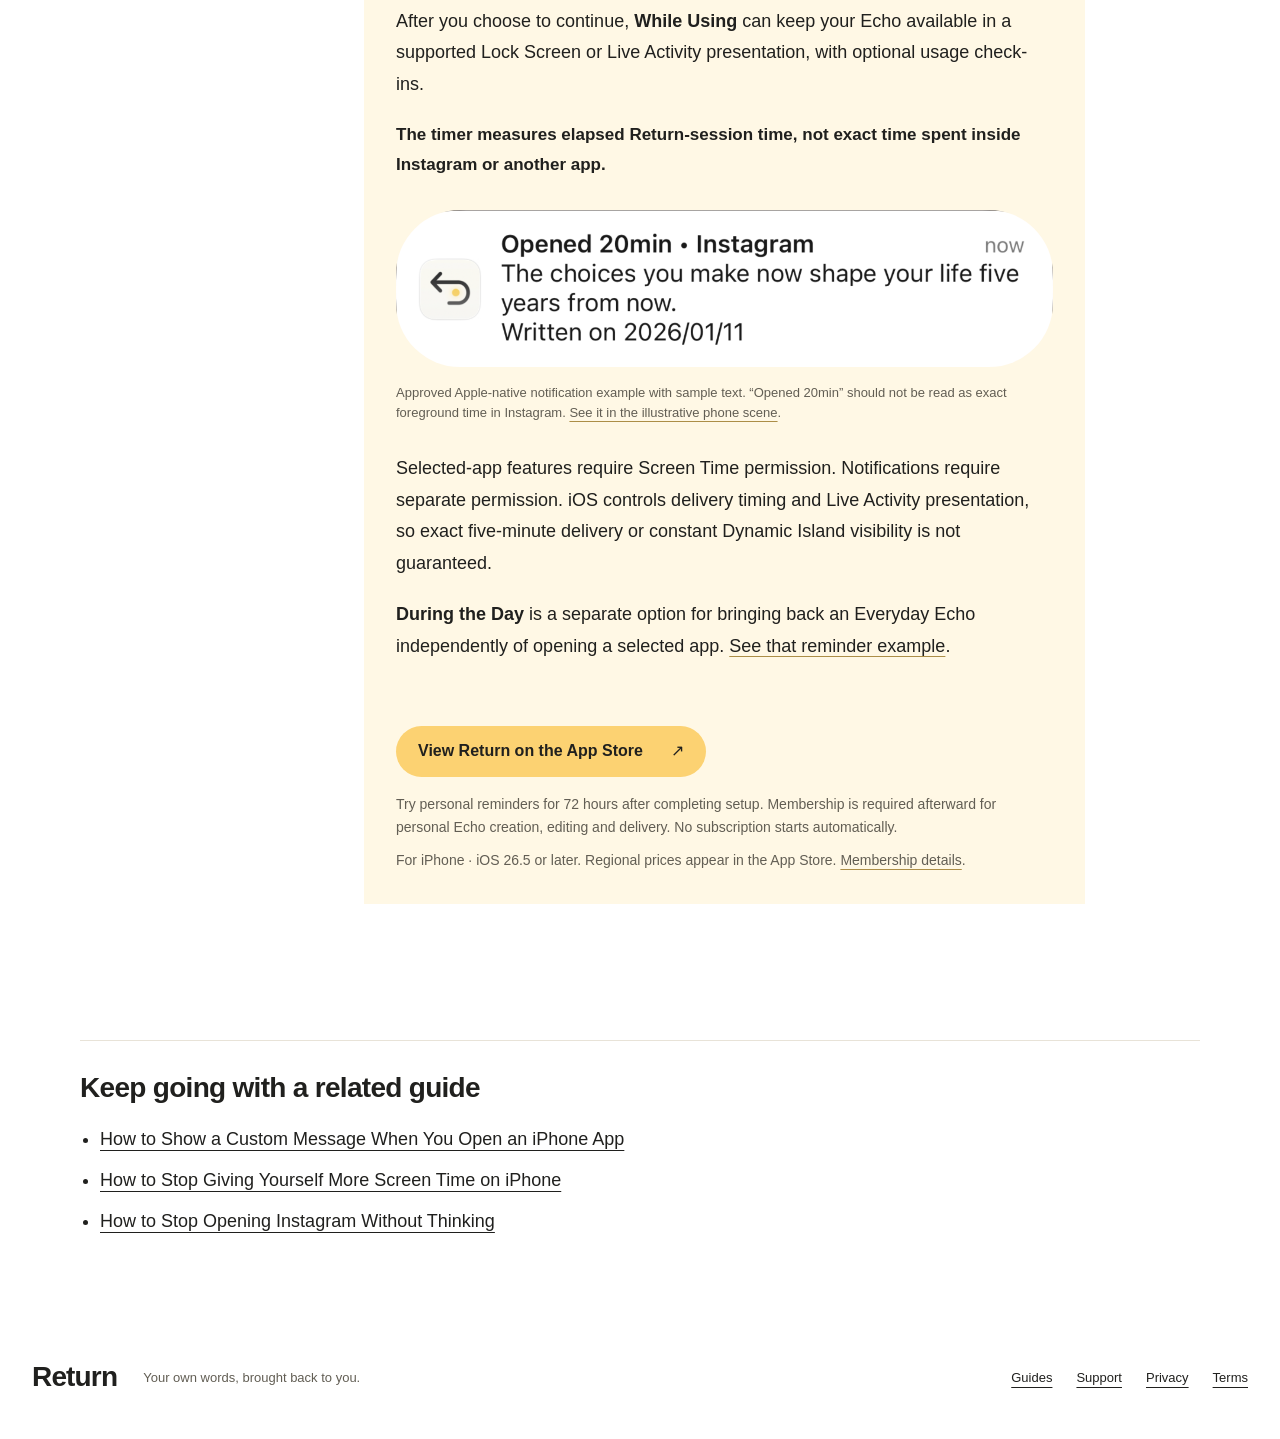
<file: guides/screen-time-reminders-while-using-apps-iphone/index.html>
<!doctype html>
<html lang="en">
<head>
  <meta charset="utf-8">
  <meta name="viewport" content="width=device-width, initial-scale=1, viewport-fit=cover">
  <meta name="theme-color" content="#ffffff">
  <meta name="referrer" content="strict-origin-when-cross-origin">
  <meta name="robots" content="index,follow">
  <title>Screen Time Reminders on iPhone: Timers and Check-Ins | Return</title>
  <meta name="description" content="Set a Clock timer, understand daily Screen Time limits and compare session check-ins. Know what each timer measures before choosing a reminder.">
  <link rel="canonical" href="https://withreturn.com/guides/screen-time-reminders-while-using-apps-iphone/">
  <link rel="icon" href="/assets/home/return-icon.png" type="image/png">
  <meta property="og:site_name" content="Return">
  <meta property="og:type" content="article">
  <meta property="og:title" content="Screen Time Reminders on iPhone: Timers and Check-Ins | Return">
  <meta property="og:description" content="Set a Clock timer, understand daily Screen Time limits and compare session check-ins. Know what each timer measures before choosing a reminder.">
  <meta property="og:url" content="https://withreturn.com/guides/screen-time-reminders-while-using-apps-iphone/">
  <meta name="twitter:card" content="summary">
  <script type="application/ld+json">{"@context": "https://schema.org", "@graph": [{"@type": "Article", "@id": "https://withreturn.com/guides/screen-time-reminders-while-using-apps-iphone/#article", "headline": "Screen Time Reminders on iPhone: Timers, Limits and Session Check-Ins", "description": "Set a Clock timer, understand daily Screen Time limits and compare session check-ins. Know what each timer measures before choosing a reminder.", "mainEntityOfPage": "https://withreturn.com/guides/screen-time-reminders-while-using-apps-iphone/", "inLanguage": "en", "dateModified": "2026-11-09", "author": {"@type": "Organization", "name": "Return", "url": "https://withreturn.com/guides/#about-these-guides"}, "publisher": {"@type": "Organization", "name": "Return", "url": "https://withreturn.com/"}}, {"@type": "BreadcrumbList", "itemListElement": [{"@type": "ListItem", "position": 1, "name": "Return", "item": "https://withreturn.com/"}, {"@type": "ListItem", "position": 2, "name": "Guides", "item": "https://withreturn.com/guides/"}, {"@type": "ListItem", "position": 3, "name": "Screen Time Reminders on iPhone: Timers, Limits and Session Check-Ins", "item": "https://withreturn.com/guides/screen-time-reminders-while-using-apps-iphone/"}]}]}</script>
<link rel="stylesheet" href="/assets/home/bungee.css">
<link rel="stylesheet" href="/assets/guides.css">
<script src="/assets/navigation.js" defer></script>
<meta name="return-analytics-id" content="G-HGEEVW2KSK">
<style id="analytics-styles">
#analytics-choice[hidden], [data-analytics-settings][hidden] { display: none !important; }
#analytics-choice {
  position: fixed; z-index: 120; right: 20px; bottom: 20px;
  width: min(420px, calc(100vw - 40px)); padding: 22px; box-sizing: border-box;
  border: 1px solid #dedbd3; border-radius: 18px; background: #fff;
  box-shadow: 0 6px 26px rgb(0 0 0 / .1); color: #20201e;
  font: 400 15px/1.5 -apple-system, BlinkMacSystemFont, "Segoe UI", sans-serif;
  text-align: left;
}
#analytics-choice h2 { margin: 0 0 8px; font-size: 18px; line-height: 1.3; letter-spacing: -.02em; }
#analytics-choice p { margin: 0 0 14px; font: inherit; color: inherit; }
#analytics-choice a { color: inherit; text-decoration: underline; text-underline-offset: 3px; }
.analytics-actions { display: flex; flex-wrap: wrap; gap: 10px; }
.analytics-actions button {
  flex: 1; min-height: 44px; padding: 10px 14px; cursor: pointer;
  border: 1px solid #b6b2a8; border-radius: 9px; background: #fff; color: #20201e;
  font: 600 14px/1.4 -apple-system, BlinkMacSystemFont, "Segoe UI", sans-serif;
}
.analytics-actions button:hover { background: #fff5d8; }
.analytics-actions button:focus-visible, [data-analytics-settings]:focus-visible { outline: 2px solid #20201e; outline-offset: 4px; }
[data-analytics-settings] { border: 0; padding: 6px 0; background: none; color: inherit; cursor: pointer; font: inherit; text-decoration: underline; text-underline-offset: 3px; }
@media (max-width: 480px) {
  #analytics-choice { right: 12px; bottom: max(12px, env(safe-area-inset-bottom)); width: calc(100vw - 24px); padding: 18px; }
}

</style>
<script src="/assets/analytics.js?v=20261110b" defer></script>
</head>
<body class="reader-page" id="top">
<a class="skip-link" href="#main">Skip to article</a>
<header class="site-header"><a class="brand" href="/" aria-label="Return home"><img src="/assets/home/return-icon.png" alt="" width="32" height="32"><span translate="no">Return</span></a><nav class="header-actions" aria-label="Primary"><a href="/guides/">Guides</a><a href="/support/">Support</a><button hidden class="menu-button" type="button" aria-label="Open menu" aria-controls="site-menu" aria-expanded="false"><svg viewBox="0 0 32 32" aria-hidden="true"><path d="M5 12h22M5 20h22"/></svg></button></nav></header>
<main id="main" class="reader-wrap">
  <nav class="breadcrumbs" aria-label="Breadcrumb"><a href="/">Return</a><span aria-hidden="true">/</span><a href="/guides/">Guides</a></nav>
  <article data-article="08">
    <header class="article-heading">
      <h1>Screen Time Reminders on iPhone: Timers, Limits and Session Check-Ins</h1>
      <p class="byline">By <a href="/guides/#about-these-guides">Return’s maker</a> <span aria-hidden="true">·</span> Reviewed <time datetime="2026-11-09">9 November 2026</time></p>
      <p class="answer">For a simple reminder during an iPhone app visit, start a Clock timer before entering the app. For a daily budget, use Screen Time. For a personal check-in or a visible reminder, check how the product defines a session and what it measures. These options answer different questions.</p>
      <p class="maker-disclosure">Written by the maker of Return, one of the options discussed in this guide.</p>
    </header>
    <div class="reading-layout">
      <aside class="contents"><nav aria-label="On this page"><p>In this guide</p><ol><li><a href="#clock-setup">Start with a free Clock timer</a></li><li><a href="#compare-reminders">Choose what you need to measure or notice</a></li><li><a href="#finish-the-task">Give the visit a task you can finish</a></li><li><a href="#repeating-alerts">If you specifically want repeated alerts</a></li><li><a href="#return-heading">How Return fits into this choice</a></li></ol></nav></aside>
      <div class="article-body">

<h2 id="clock-setup">Start with a free Clock timer</h2>
<ol class="steps">
  <li>Open <strong>Clock → Timers</strong> and set five minutes, or another interval you want to try.</li>
  <li>Add an optional label, such as <strong>Have I replied to the message?</strong></li>
  <li>Choose a sound under <strong>When Timer Ends</strong>, then tap <strong>Start</strong>.</li>
  <li>Open Instagram and do the task you intended. At the timer, decide whether to leave or deliberately continue.</li>
</ol>
<p><strong>Clock keeps counting after you leave Instagram.</strong> If you spend a minute there and four minutes elsewhere, a five-minute timer still ends. It measures elapsed time from when you started it, not Instagram’s foreground use. <a href="https://support.apple.com/guide/iphone/set-timers-iph8241d6b2a/26/ios/26">Apple’s iOS 26 timer instructions</a>.</p>
<p class="method-note">Documentation-based steps, reviewed 9 November 2026. They have not been physically tested for this guide.</p>

<h2 id="compare-reminders">Choose what you need to measure or notice</h2>
<table role="table"><caption>Reminders and limits are different tools</caption><thead role="rowgroup"><tr role="row"><th scope="col" role="columnheader">Approach</th><th scope="col" role="columnheader">What it answers</th><th scope="col" role="columnheader">What to check</th></tr></thead><tbody role="rowgroup">
<tr role="row"><td role="cell" data-label="Approach">Manually started timer</td><td role="cell" data-label="What it answers">Has this much time passed since I pressed Start?</td><td role="cell" data-label="What to check">It continues across apps and while the phone sleeps.</td></tr>
<tr role="row"><td role="cell" data-label="Approach">Daily allowance or scheduled Screen Time boundary</td><td role="cell" data-label="What it answers">Have I reached today’s allowance, or entered a scheduled period away?</td><td role="cell" data-label="What to check">It is not automatically a fresh allowance each time the app opens.</td></tr>
<tr role="row"><td role="cell" data-label="Approach">Session check-in</td><td role="cell" data-label="What it answers">Do I still want to continue this visit?</td><td role="cell" data-label="What to check">What starts the session, when it ends and what triggers the check-in.</td></tr>
<tr role="row"><td role="cell" data-label="Approach">Visible personal reminder</td><td role="cell" data-label="What it answers">Can I glance at my intention?</td><td role="cell" data-label="What to check">A Lock Screen or Live Activity display is distinct from a delivered notification.</td></tr>
<tr role="row"><td role="cell" data-label="Approach">App-aware usage reminder</td><td role="cell" data-label="What it answers">Has a selected app accumulated the use a product documents?</td><td role="cell" data-label="What to check">Look for explicit measurement and reset behavior; a visible timer alone proves neither.</td></tr>
</tbody></table>
<p>On iOS 26, <strong>Settings → Screen Time → App Limits</strong> offers daily allowances. Apple’s newer iOS 27 guide uses different labels. Follow the guide for your software version. <a href="https://support.apple.com/guide/iphone/set-schedules-with-screen-time-iphb0c7313c9/26/ios/26">Apple’s iOS 26 Screen Time guide</a>.</p>
<p>If your main difficulty is extending that daily allowance, see <a href="/guides/keep-ignoring-screen-time-limits/">ignoring Screen Time limits</a>. For a message at entry, use the <a href="/guides/reminder-when-opening-app-iphone/">app-opening setup guide</a>.</p>

<h2 id="finish-the-task">Give the visit a task you can finish</h2>
<p>Suppose you open Instagram to answer a friend about dinner, then drift into Reels. “Reply to Maya and confirm the restaurant” gives the visit an endpoint.</p>
<p>When your prompt arrives, check what remains. If the reply is sent, you have a reason to leave. If the arrangements are unfinished, decide what you still need to do. The interval is a cue for that decision.</p>
<p>A message can name the task: “Did I send the reply I came here to write?” Or the next action: “The plan is confirmed. Put the phone down and make tea.” These are examples to adapt to your own situation.</p>

<h2 id="repeating-alerts">If you specifically want repeated alerts</h2>
<p>Look for documented answers to these questions: Does the app repeat at the interval you choose? What starts and stops those reminders? What happens when you switch apps? Does it measure app use or schedule elapsed-time notifications?</p>
<p>For example, <a href="https://feedback.one-sec.app/help/articles/9270099-dont-get-lost-reminder-notifications-ios">one sec’s reminder documentation</a> describes notifications at selected intervals after an intervention and recommends an App Closing automation to cancel pending reminders. That is vendor-documented behavior; it has not been independently tested for this guide.</p>
<p>A session check-in does not by itself establish exact five-minute delivery, an automatic reset on every exit, or continuous app-use measurement. Check those details before choosing a tool for a precise requirement.</p>

<section class="product-option" id="return-option">
  <h2 id="return-heading">How Return fits into this choice</h2>
  <p>I make Return. Its flow starts with <strong>Before Apps</strong>: a selected app is paused so you can see a personal reminder, called an Echo, then choose to continue or return. It includes that initial pause; it is not a zero-blocking timer added to any app visit.</p>
  <p>After you choose to continue, <strong>While Using</strong> can keep your Echo available in a supported Lock Screen or Live Activity presentation, with optional usage check-ins.</p>
  <p class="timer-note">The timer measures elapsed Return-session time, not exact time spent inside Instagram or another app.</p>
  <figure class="product-demo"><img class="banner-demo" src="/assets/home/while-using-checkpoint.svg" width="1110" height="266" loading="lazy" alt="Native Return example: Opened 20min, Instagram. The choices you make now shape your life five years from now. Written on 11 January 2026."><figcaption>Approved Apple-native notification example with sample text. “Opened 20min” should not be read as exact foreground time in Instagram. <a href="/#while-using">See it in the illustrative phone scene</a>.</figcaption></figure>
  <p>Selected-app features require Screen Time permission. Notifications require separate permission. iOS controls delivery timing and Live Activity presentation, so exact five-minute delivery or constant Dynamic Island visibility is not guaranteed.</p>
  <p><strong>During the Day</strong> is a separate option for bringing back an Everyday Echo independently of opening a selected app. <a href="/#during-the-day" data-product-link data-placement="comparison">See that reminder example</a>.</p>
  <div class="product-access">
  <a class="download-button" href="https://apps.apple.com/app/id6804269652?pt=128983218&amp;ct=return_guide_08&amp;mt=8" data-app-store data-article="08" data-placement="comparison" data-moment="while">View Return on the App Store <span aria-hidden="true">↗</span></a>
  <p>Try personal reminders for 72 hours after completing setup. Membership is required afterward for personal Echo creation, editing and delivery. No subscription starts automatically.</p>
  <p class="product-compatibility">For iPhone · iOS 26.5 or later. Regional prices appear in the App Store. <a href="/terms/">Membership details</a>.</p>
</div>
</section>
</div>
    </div>
  </article>
  <nav class="related-guides" aria-label="More guides"><h2>Keep going with a related guide</h2><ul><li><a href="/guides/reminder-when-opening-app-iphone/">How to Show a Custom Message When You Open an iPhone App</a></li><li><a href="/guides/keep-ignoring-screen-time-limits/">How to Stop Giving Yourself More Screen Time on iPhone</a></li><li><a href="/guides/stop-opening-instagram-without-thinking/">How to Stop Opening Instagram Without Thinking</a></li></ul></nav>
</main>
<footer class="site-footer wrap"><a class="footer-brand" href="/" translate="no">Return</a><p>Your own words, brought back to you.</p><nav aria-label="Footer navigation"><a href="/guides/">Guides</a><a href="/support/">Support</a><a href="/privacy/">Privacy</a><a href="/terms/">Terms</a><button type="button" data-analytics-settings hidden>Analytics settings</button></nav></footer>
<dialog id="site-menu" aria-label="Site navigation"><div class="menu-top"><a class="brand" href="/" aria-label="Return home"><img src="/assets/home/return-icon.png" alt="" width="32" height="32"><span translate="no">Return</span></a><button class="menu-close" type="button" aria-label="Close menu" autofocus><svg viewBox="0 0 32 32" aria-hidden="true"><path d="m6 6 20 20M6 26 26 6"/></svg></button></div><nav class="menu-links" aria-label="Expanded navigation"><a href="/">Home</a><a href="/guides/">Guides</a><a href="/#how-it-works">How it works</a><a href="/#before-apps">Before apps</a><a href="/#while-using">While using</a><a href="/#during-the-day">Everyday Echoes</a><a href="/#download">Get Return</a></nav><a class="menu-support" href="/support/">Need a hand? Visit Support</a></dialog>
<section id="analytics-choice" role="region" aria-labelledby="analytics-choice-heading" hidden>
  <h2 id="analytics-choice-heading">Help us understand what works.</h2>
  <p>Allow Google Analytics cookies to measure visits, traffic sources and App Store button clicks? Your choice won’t affect how the site works. <a href="/privacy/#website-heading">Privacy details</a>.</p>
  <div class="analytics-actions"><button type="button" data-analytics-decline>No thanks</button><button type="button" data-analytics-accept>Allow analytics</button></div>
</section>
</body>
</html>
</file>
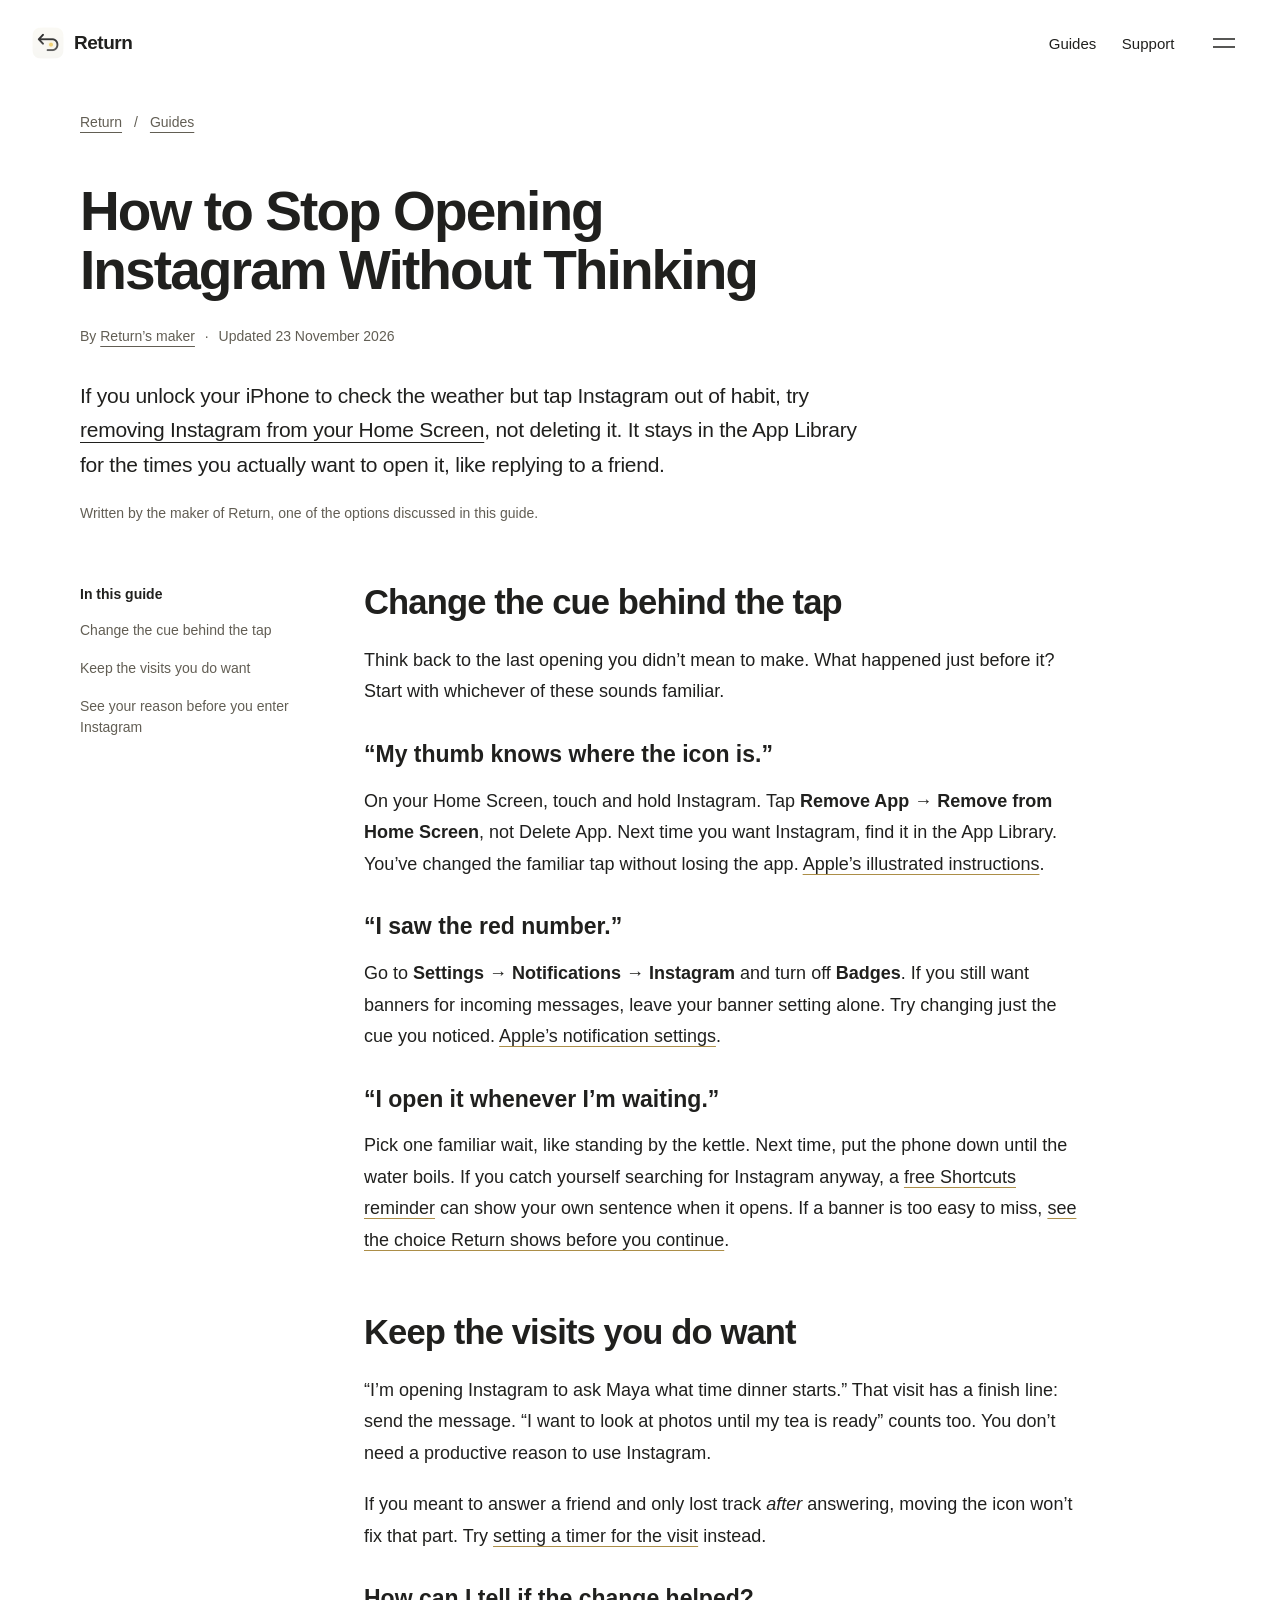
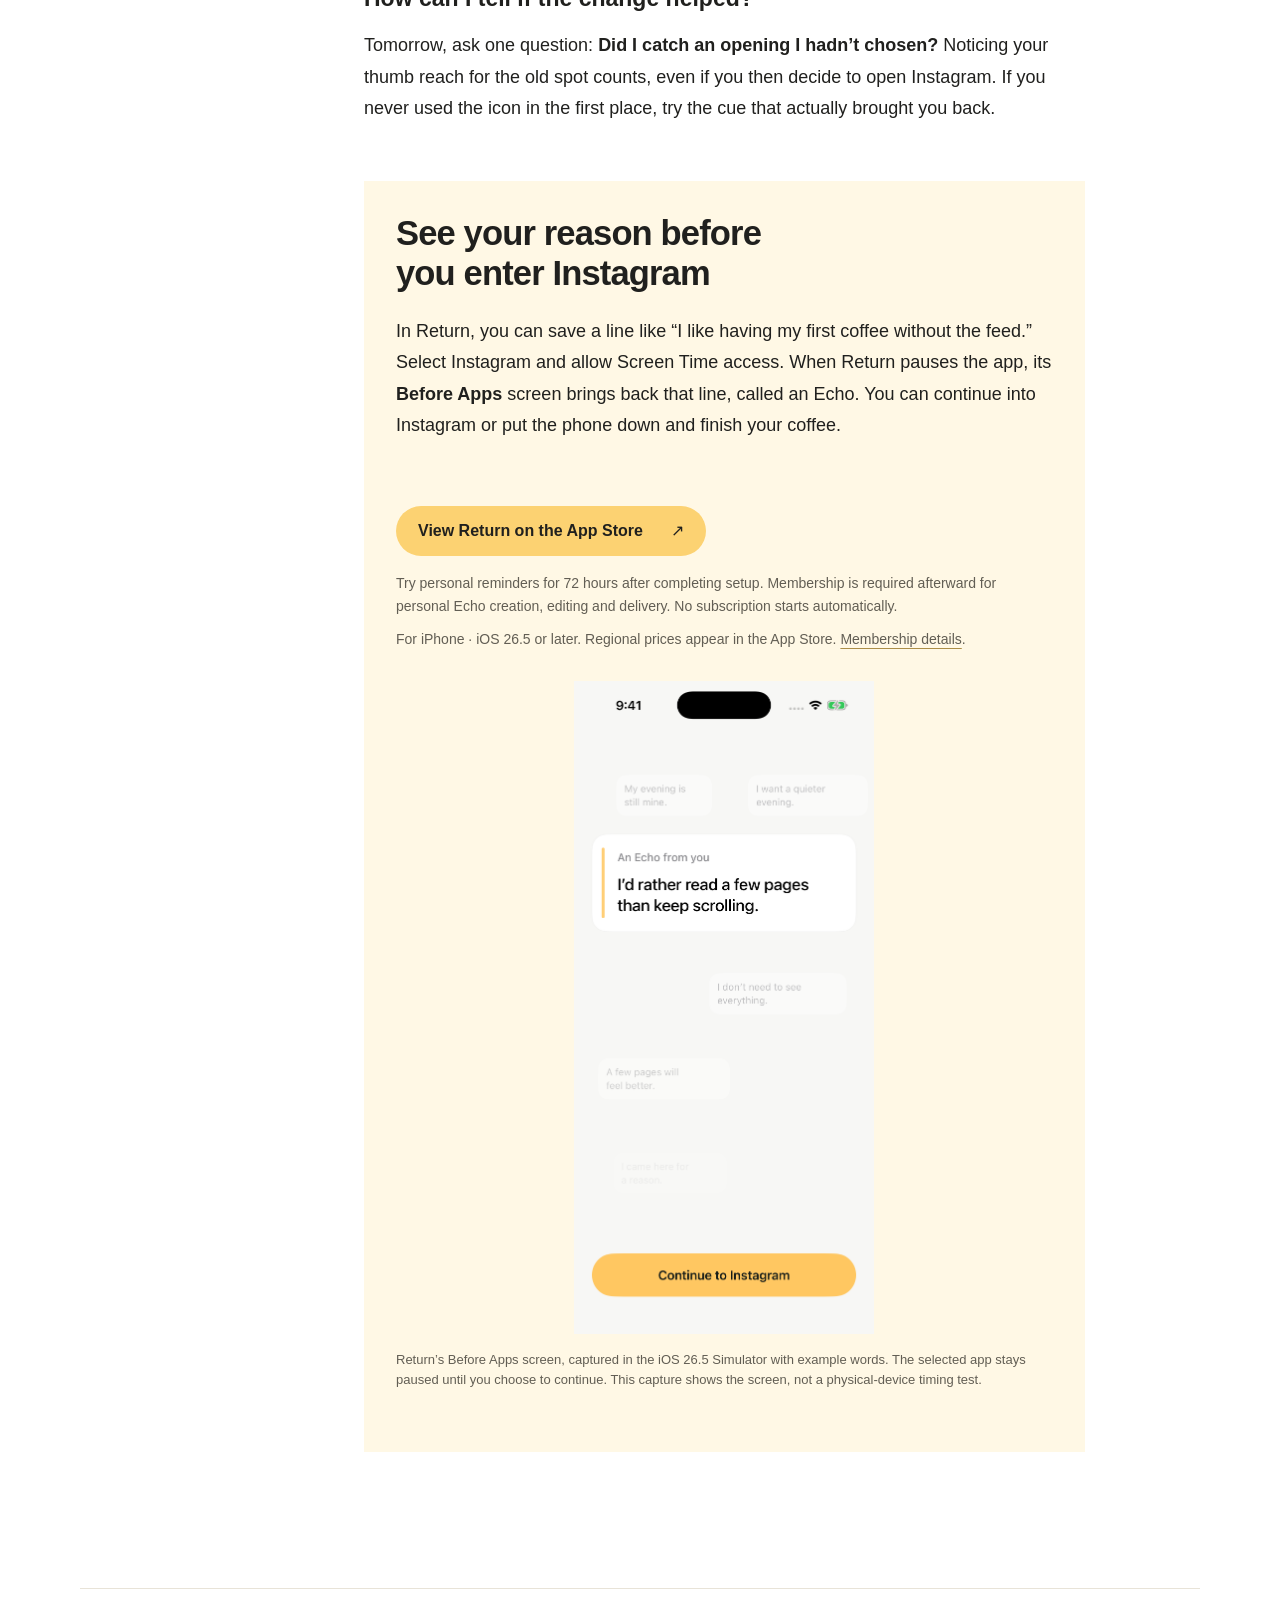
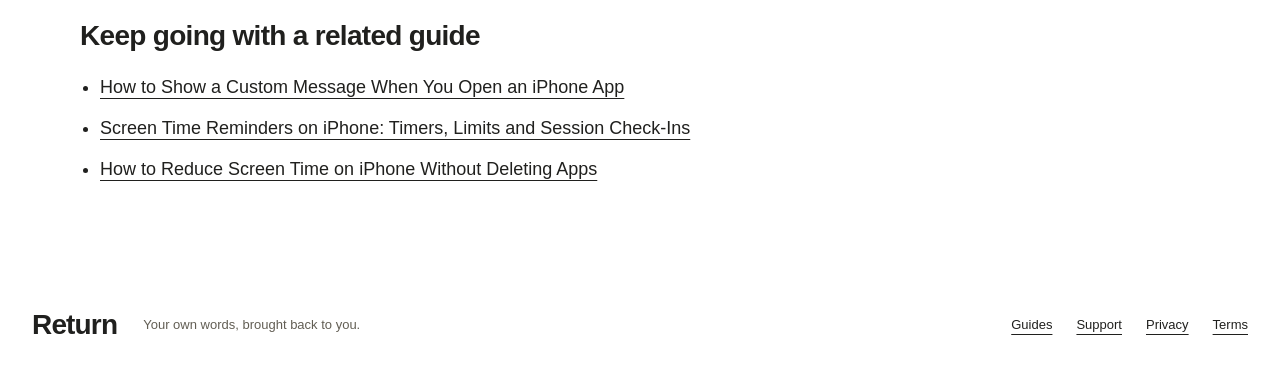
<file: guides/stop-opening-instagram-without-thinking/index.html>
<!doctype html>
<html lang="en">
<head>
  <meta charset="utf-8">
  <meta name="viewport" content="width=device-width, initial-scale=1, viewport-fit=cover">
  <meta name="theme-color" content="#ffffff">
  <meta name="referrer" content="strict-origin-when-cross-origin">
  <meta name="robots" content="index,follow">
  <title>How to Stop Opening Instagram Out of Habit on iPhone | Return</title>
  <meta name="description" content="Keep opening Instagram without meaning to? Change the icon, badge or idle moment that prompts the tap, without deleting the app or giving up messages.">
  <link rel="canonical" href="https://withreturn.com/guides/stop-opening-instagram-without-thinking/">
  <link rel="icon" href="/assets/home/return-icon.png" type="image/png">
  <meta property="og:site_name" content="Return">
  <meta property="og:type" content="article">
  <meta property="og:title" content="How to Stop Opening Instagram Out of Habit on iPhone | Return">
  <meta property="og:description" content="Keep opening Instagram without meaning to? Change the icon, badge or idle moment that prompts the tap, without deleting the app or giving up messages.">
  <meta property="og:url" content="https://withreturn.com/guides/stop-opening-instagram-without-thinking/">
  <meta name="twitter:card" content="summary">
  <script type="application/ld+json">{"@context": "https://schema.org", "@graph": [{"@type": "Article", "@id": "https://withreturn.com/guides/stop-opening-instagram-without-thinking/#article", "headline": "How to Stop Opening Instagram Without Thinking", "description": "Keep opening Instagram without meaning to? Change the icon, badge or idle moment that prompts the tap, without deleting the app or giving up messages.", "mainEntityOfPage": "https://withreturn.com/guides/stop-opening-instagram-without-thinking/", "inLanguage": "en", "dateModified": "2026-11-23", "author": {"@type": "Organization", "name": "Return", "url": "https://withreturn.com/guides/#about-these-guides"}, "publisher": {"@type": "Organization", "name": "Return", "url": "https://withreturn.com/"}}, {"@type": "BreadcrumbList", "itemListElement": [{"@type": "ListItem", "position": 1, "name": "Return", "item": "https://withreturn.com/"}, {"@type": "ListItem", "position": 2, "name": "Guides", "item": "https://withreturn.com/guides/"}, {"@type": "ListItem", "position": 3, "name": "How to Stop Opening Instagram Without Thinking", "item": "https://withreturn.com/guides/stop-opening-instagram-without-thinking/"}]}]}</script>
<link rel="stylesheet" href="/assets/home/bungee.css">
<link rel="stylesheet" href="/assets/guides.css">
<script src="/assets/navigation.js" defer></script>
<meta name="return-analytics-id" content="G-HGEEVW2KSK">
<style id="analytics-styles">
#analytics-choice[hidden], [data-analytics-settings][hidden] { display: none !important; }
#analytics-choice {
  position: fixed; z-index: 120; right: 20px; bottom: 20px;
  width: min(420px, calc(100vw - 40px)); padding: 22px; box-sizing: border-box;
  border: 1px solid #dedbd3; border-radius: 18px; background: #fff;
  box-shadow: 0 6px 26px rgb(0 0 0 / .1); color: #20201e;
  font: 400 15px/1.5 -apple-system, BlinkMacSystemFont, "Segoe UI", sans-serif;
  text-align: left;
}
#analytics-choice h2 { margin: 0 0 8px; font-size: 18px; line-height: 1.3; letter-spacing: -.02em; }
#analytics-choice p { margin: 0 0 14px; font: inherit; color: inherit; }
#analytics-choice a { color: inherit; text-decoration: underline; text-underline-offset: 3px; }
.analytics-actions { display: flex; flex-wrap: wrap; gap: 10px; }
.analytics-actions button {
  flex: 1; min-height: 44px; padding: 10px 14px; cursor: pointer;
  border: 1px solid #b6b2a8; border-radius: 9px; background: #fff; color: #20201e;
  font: 600 14px/1.4 -apple-system, BlinkMacSystemFont, "Segoe UI", sans-serif;
}
.analytics-actions button:hover { background: #fff5d8; }
.analytics-actions button:focus-visible, [data-analytics-settings]:focus-visible { outline: 2px solid #20201e; outline-offset: 4px; }
[data-analytics-settings] { border: 0; padding: 6px 0; background: none; color: inherit; cursor: pointer; font: inherit; text-decoration: underline; text-underline-offset: 3px; }
@media (max-width: 480px) {
  #analytics-choice { right: 12px; bottom: max(12px, env(safe-area-inset-bottom)); width: calc(100vw - 24px); padding: 18px; }
}

</style>
<script src="/assets/analytics.js?v=20261110b" defer></script>
</head>
<body class="reader-page" id="top">
<a class="skip-link" href="#main">Skip to article</a>
<header class="site-header"><a class="brand" href="/" aria-label="Return home"><img src="/assets/home/return-icon.png" alt="" width="32" height="32"><span translate="no">Return</span></a><nav class="header-actions" aria-label="Primary"><a href="/guides/">Guides</a><a href="/support/">Support</a><button hidden class="menu-button" type="button" aria-label="Open menu" aria-controls="site-menu" aria-expanded="false"><svg viewBox="0 0 32 32" aria-hidden="true"><path d="M5 12h22M5 20h22"/></svg></button></nav></header>
<main id="main" class="reader-wrap">
  <nav class="breadcrumbs" aria-label="Breadcrumb"><a href="/">Return</a><span aria-hidden="true">/</span><a href="/guides/">Guides</a></nav>
  <article data-article="02">
    <header class="article-heading">
      <h1>How to Stop Opening Instagram Without Thinking</h1>
      <p class="byline">By <a href="/guides/#about-these-guides">Return’s maker</a> <span aria-hidden="true">·</span> Updated <time datetime="2026-11-23">23 November 2026</time></p>
      <p class="answer">If you unlock your iPhone to check the weather but tap Instagram out of habit, try <a href="#change-the-opening">removing Instagram from your Home Screen</a>, not deleting it. It stays in the App Library for the times you actually want to open it, like replying to a friend.</p>
      <p class="maker-disclosure">Written by the maker of Return, one of the options discussed in this guide.</p>
    </header>
    <div class="reading-layout">
      <aside class="contents"><nav aria-label="On this page"><p>In this guide</p><ol><li><a href="#choose-your-change">Change the cue behind the tap</a></li><li><a href="#choose-a-purpose">Keep the visits you do want</a></li><li><a href="#return-heading">See your reason before you enter Instagram</a></li></ol></nav></aside>
      <div class="article-body">

<h2 id="choose-your-change">Change the cue behind the tap</h2>
<p id="notice-the-trigger">Think back to the last opening you didn’t mean to make. What happened just before it? Start with whichever of these sounds familiar.</p>
<h3 id="change-the-opening">“My thumb knows where the icon is.”</h3>
<p>On your Home Screen, touch and hold Instagram. Tap <strong>Remove App → Remove from Home Screen</strong>, not Delete App. Next time you want Instagram, find it in the App Library. You’ve changed the familiar tap without losing the app. <a href="https://support.apple.com/en-us/108324">Apple’s illustrated instructions</a>.</p>
<h3>“I saw the red number.”</h3>
<p>Go to <strong>Settings → Notifications → Instagram</strong> and turn off <strong>Badges</strong>. If you still want banners for incoming messages, leave your banner setting alone. Try changing just the cue you noticed. <a href="https://support.apple.com/guide/iphone/change-notification-settings-iph7c3d96bab/ios">Apple’s notification settings</a>.</p>
<h3>“I open it whenever I’m waiting.”</h3>
<p>Pick one familiar wait, like standing by the kettle. Next time, put the phone down until the water boils. If you catch yourself searching for Instagram anyway, a <a href="/guides/reminder-when-opening-app-iphone/#shortcuts-setup">free Shortcuts reminder</a> can show your own sentence when it opens. If a banner is too easy to miss, <a href="#return-option" data-product-link data-placement="early">see the choice Return shows before you continue</a>.</p>

<h2 id="choose-a-purpose">Keep the visits you do want</h2>
<p>“I’m opening Instagram to ask Maya what time dinner starts.” That visit has a finish line: send the message. “I want to look at photos until my tea is ready” counts too. You don’t need a productive reason to use Instagram.</p>
<p id="opening-or-staying">If you meant to answer a friend and only lost track <em>after</em> answering, moving the icon won’t fix that part. Try <a href="/guides/screen-time-reminders-while-using-apps-iphone/#clock-setup">setting a timer for the visit</a> instead.</p>
<h3 id="common-questions">How can I tell if the change helped?</h3>
<p>Tomorrow, ask one question: <strong>Did I catch an opening I hadn’t chosen?</strong> Noticing your thumb reach for the old spot counts, even if you then decide to open Instagram. If you never used the icon in the first place, try the cue that actually brought you back.</p>

<section class="product-option" id="return-option">
  <h2 id="return-heading">See your reason before you enter Instagram</h2>
  <p>In Return, you can save a line like “I like having my first coffee without the feed.” Select Instagram and allow Screen Time access. When Return pauses the app, its <strong>Before Apps</strong> screen brings back that line, called an Echo. You can continue into Instagram or put the phone down and finish your coffee.</p>
  <div class="product-access">
  <a class="download-button" href="https://apps.apple.com/app/id6804269652?pt=128983218&amp;ct=return_guide_02&amp;mt=8" data-app-store data-article="02" data-placement="end" data-moment="before">View Return on the App Store <span aria-hidden="true">↗</span></a>
  <p>Try personal reminders for 72 hours after completing setup. Membership is required afterward for personal Echo creation, editing and delivery. No subscription starts automatically.</p>
  <p class="product-compatibility">For iPhone · iOS 26.5 or later. Regional prices appear in the App Store. <a href="/terms/">Membership details</a>.</p>
</div>
  <figure class="product-demo"><img src="/assets/home/before-apps-native.png" width="1206" height="2622" loading="lazy" alt="Return’s Before Apps screen: I’d rather read a few pages than keep scrolling, followed by Continue to Instagram."><figcaption>Return’s Before Apps screen, captured in the iOS 26.5 Simulator with example words. The selected app stays paused until you choose to continue. This capture shows the screen, not a physical-device timing test.</figcaption></figure>
</section>
</div>
    </div>
  </article>
  <nav class="related-guides" aria-label="More guides"><h2>Keep going with a related guide</h2><ul><li><a href="/guides/reminder-when-opening-app-iphone/">How to Show a Custom Message When You Open an iPhone App</a></li><li><a href="/guides/screen-time-reminders-while-using-apps-iphone/">Screen Time Reminders on iPhone: Timers, Limits and Session Check-Ins</a></li><li><a href="/guides/reduce-screen-time-without-deleting-apps/">How to Reduce Screen Time on iPhone Without Deleting Apps</a></li></ul></nav>
</main>
<footer class="site-footer wrap"><a class="footer-brand" href="/" translate="no">Return</a><p>Your own words, brought back to you.</p><nav aria-label="Footer navigation"><a href="/guides/">Guides</a><a href="/support/">Support</a><a href="/privacy/">Privacy</a><a href="/terms/">Terms</a><button type="button" data-analytics-settings hidden>Analytics settings</button></nav></footer>
<dialog id="site-menu" aria-label="Site navigation"><div class="menu-top"><a class="brand" href="/" aria-label="Return home"><img src="/assets/home/return-icon.png" alt="" width="32" height="32"><span translate="no">Return</span></a><button class="menu-close" type="button" aria-label="Close menu" autofocus><svg viewBox="0 0 32 32" aria-hidden="true"><path d="m6 6 20 20M6 26 26 6"/></svg></button></div><nav class="menu-links" aria-label="Expanded navigation"><a href="/">Home</a><a href="/guides/">Guides</a><a href="/#how-it-works">How it works</a><a href="/#before-apps">Before apps</a><a href="/#while-using">While using</a><a href="/#during-the-day">Everyday Echoes</a><a href="/#download">Get Return</a></nav><a class="menu-support" href="/support/">Need a hand? Visit Support</a></dialog>
<section id="analytics-choice" role="region" aria-labelledby="analytics-choice-heading" hidden>
  <h2 id="analytics-choice-heading">Help us understand what works.</h2>
  <p>Allow Google Analytics cookies to measure visits, traffic sources and App Store button clicks? Your choice won’t affect how the site works. <a href="/privacy/#website-heading">Privacy details</a>.</p>
  <div class="analytics-actions"><button type="button" data-analytics-decline>No thanks</button><button type="button" data-analytics-accept>Allow analytics</button></div>
</section>
</body>
</html>
</file>
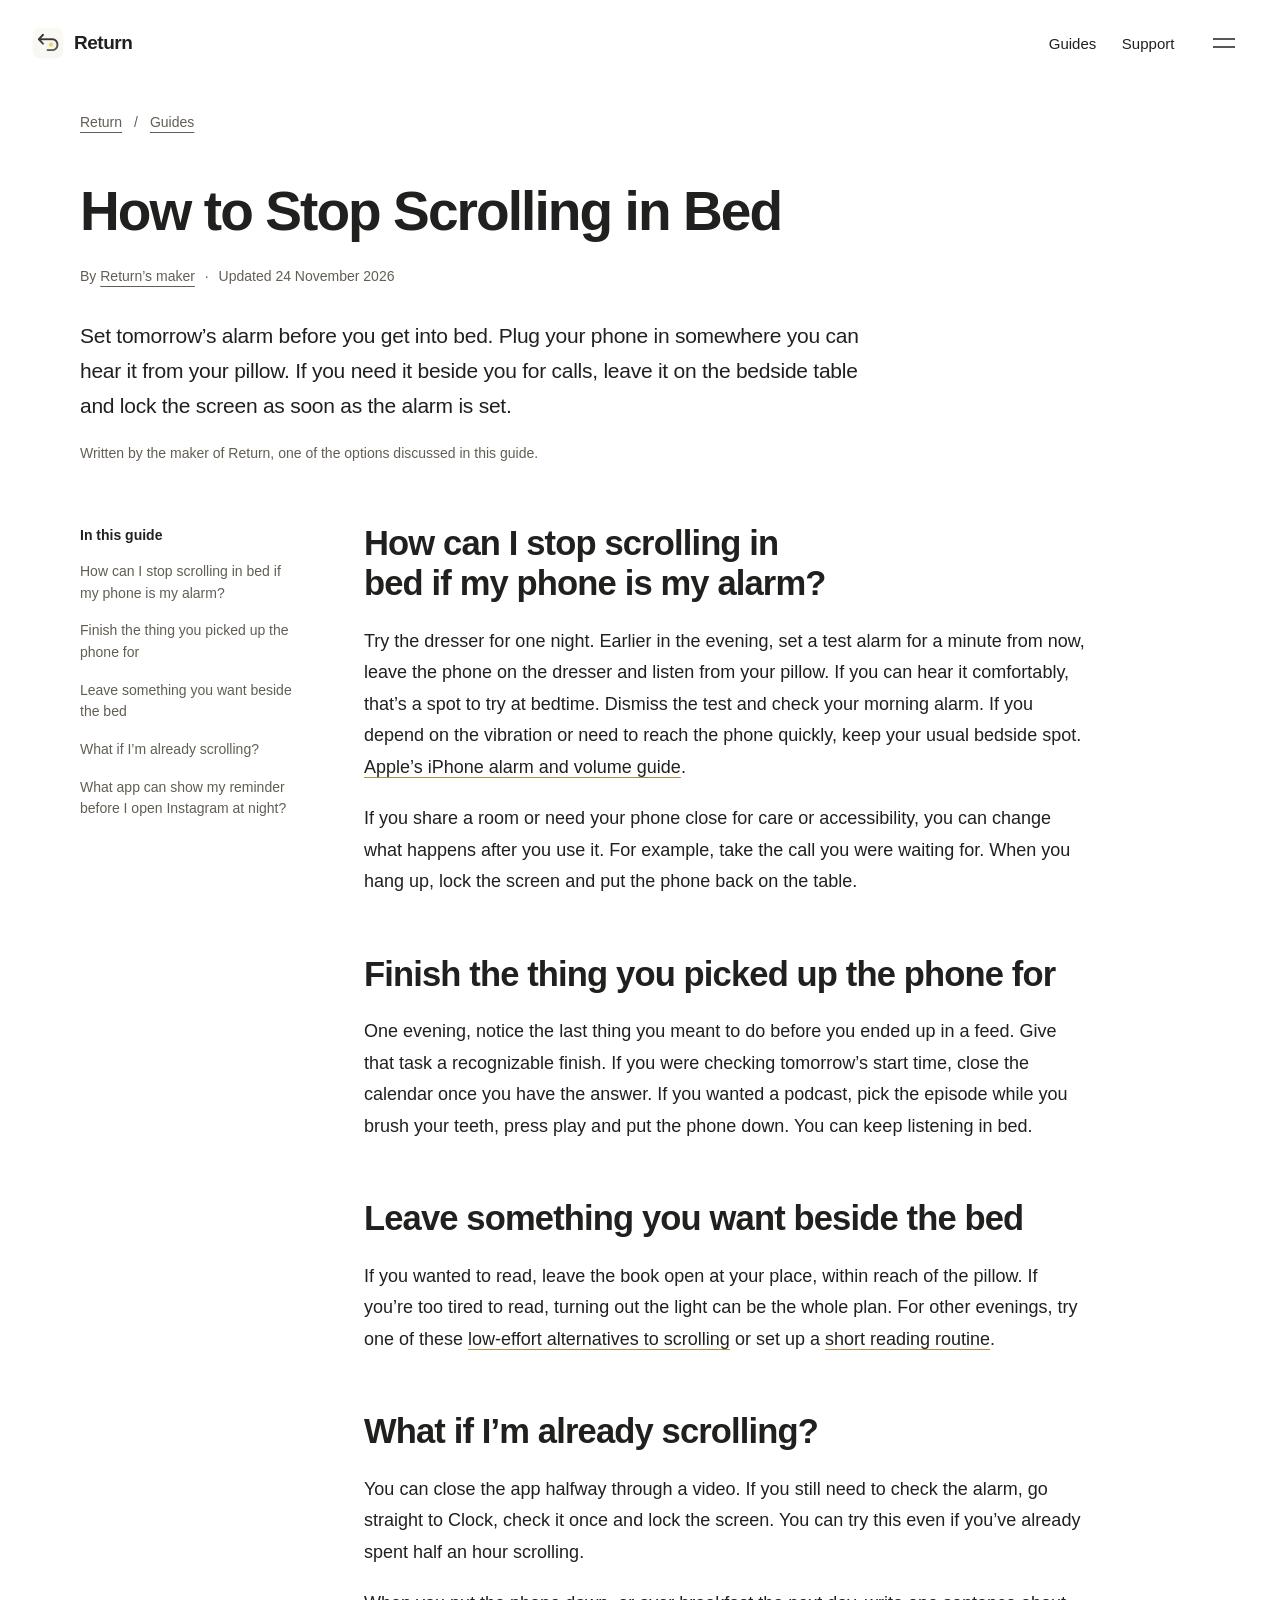
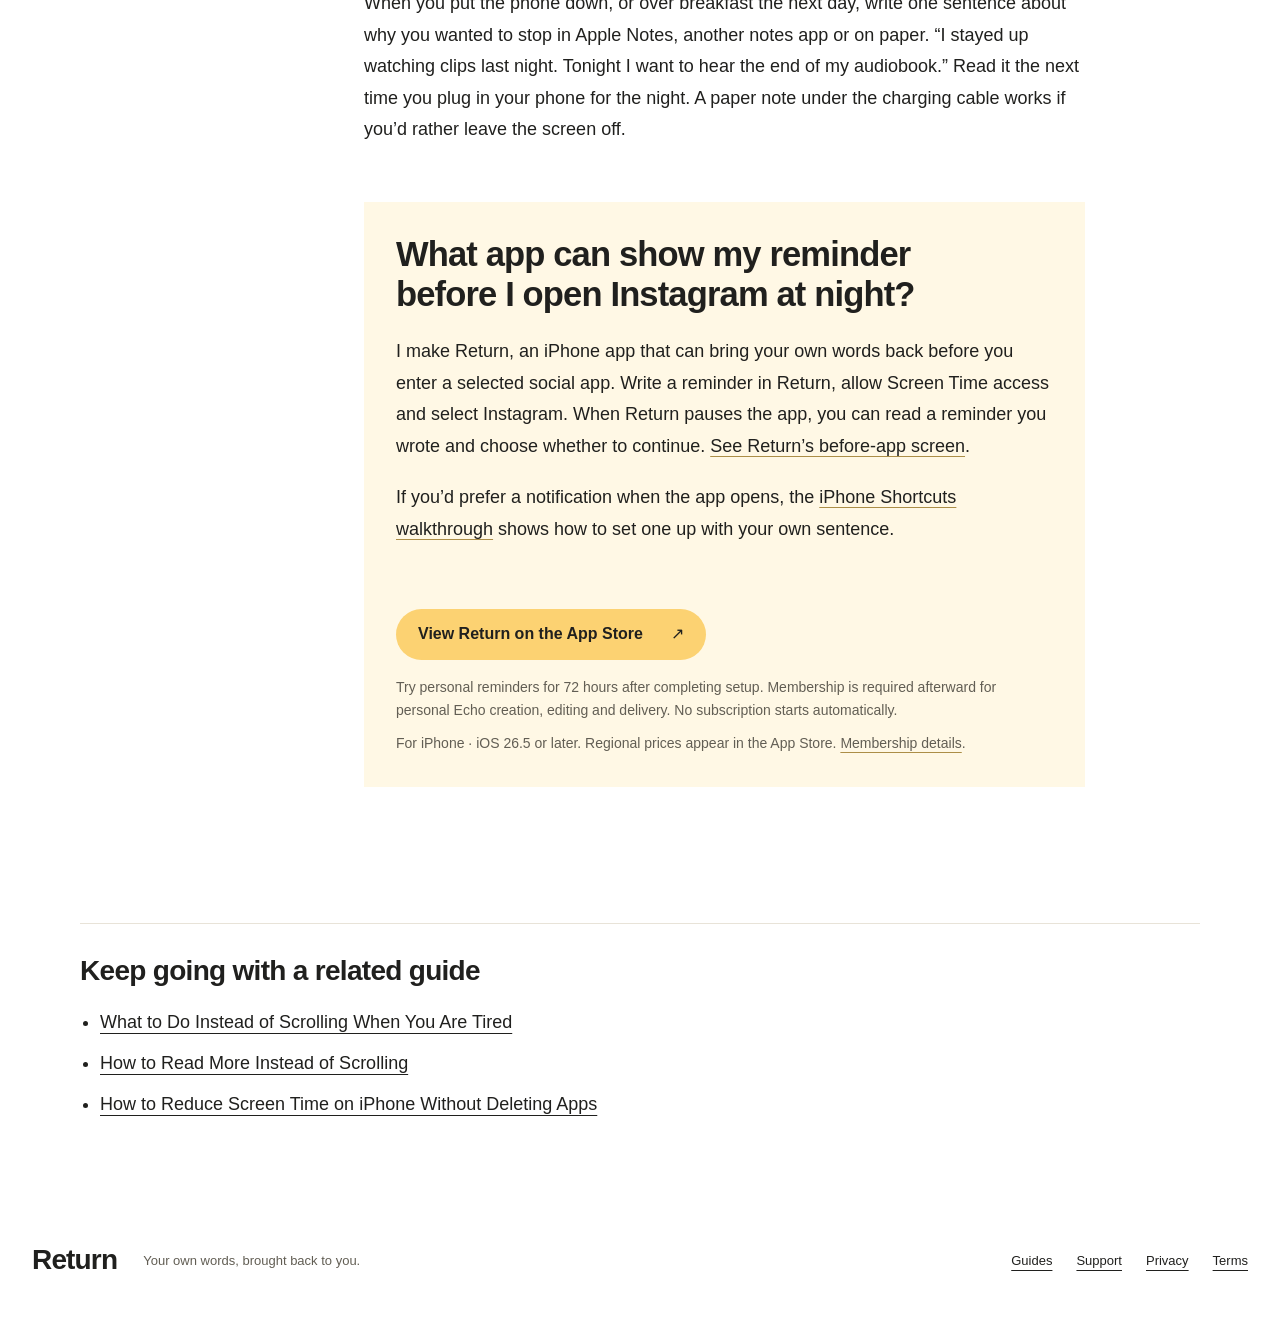
<file: guides/stop-scrolling-in-bed/index.html>
<!doctype html>
<html lang="en">
<head>
  <meta charset="utf-8">
  <meta name="viewport" content="width=device-width, initial-scale=1, viewport-fit=cover">
  <meta name="theme-color" content="#ffffff">
  <meta name="referrer" content="strict-origin-when-cross-origin">
  <meta name="robots" content="index,follow">
  <title>How to Stop Scrolling in Bed When Your Phone Is Your Alarm | Return</title>
  <meta name="description" content="Keep your phone as your alarm and stop scrolling in bed. Try a one-minute alarm test, a setup that keeps calls within reach and a way to stop mid-scroll.">
  <link rel="canonical" href="https://withreturn.com/guides/stop-scrolling-in-bed/">
  <link rel="icon" href="/assets/home/return-icon.png" type="image/png">
  <meta property="og:site_name" content="Return">
  <meta property="og:type" content="article">
  <meta property="og:title" content="How to Stop Scrolling in Bed When Your Phone Is Your Alarm | Return">
  <meta property="og:description" content="Keep your phone as your alarm and stop scrolling in bed. Try a one-minute alarm test, a setup that keeps calls within reach and a way to stop mid-scroll.">
  <meta property="og:url" content="https://withreturn.com/guides/stop-scrolling-in-bed/">
  <meta name="twitter:card" content="summary">
  <script type="application/ld+json">{"@context": "https://schema.org", "@graph": [{"@type": "Article", "@id": "https://withreturn.com/guides/stop-scrolling-in-bed/#article", "headline": "How to Stop Scrolling in Bed", "description": "Keep your phone as your alarm and stop scrolling in bed. Try a one-minute alarm test, a setup that keeps calls within reach and a way to stop mid-scroll.", "mainEntityOfPage": "https://withreturn.com/guides/stop-scrolling-in-bed/", "inLanguage": "en", "dateModified": "2026-11-24", "author": {"@type": "Organization", "name": "Return", "url": "https://withreturn.com/guides/#about-these-guides"}, "publisher": {"@type": "Organization", "name": "Return", "url": "https://withreturn.com/"}}, {"@type": "BreadcrumbList", "itemListElement": [{"@type": "ListItem", "position": 1, "name": "Return", "item": "https://withreturn.com/"}, {"@type": "ListItem", "position": 2, "name": "Guides", "item": "https://withreturn.com/guides/"}, {"@type": "ListItem", "position": 3, "name": "How to Stop Scrolling in Bed", "item": "https://withreturn.com/guides/stop-scrolling-in-bed/"}]}]}</script>
<link rel="stylesheet" href="/assets/home/bungee.css">
<link rel="stylesheet" href="/assets/guides.css">
<script src="/assets/navigation.js" defer></script>
<meta name="return-analytics-id" content="G-HGEEVW2KSK">
<style id="analytics-styles">
#analytics-choice[hidden], [data-analytics-settings][hidden] { display: none !important; }
#analytics-choice {
  position: fixed; z-index: 120; right: 20px; bottom: 20px;
  width: min(420px, calc(100vw - 40px)); padding: 22px; box-sizing: border-box;
  border: 1px solid #dedbd3; border-radius: 18px; background: #fff;
  box-shadow: 0 6px 26px rgb(0 0 0 / .1); color: #20201e;
  font: 400 15px/1.5 -apple-system, BlinkMacSystemFont, "Segoe UI", sans-serif;
  text-align: left;
}
#analytics-choice h2 { margin: 0 0 8px; font-size: 18px; line-height: 1.3; letter-spacing: -.02em; }
#analytics-choice p { margin: 0 0 14px; font: inherit; color: inherit; }
#analytics-choice a { color: inherit; text-decoration: underline; text-underline-offset: 3px; }
.analytics-actions { display: flex; flex-wrap: wrap; gap: 10px; }
.analytics-actions button {
  flex: 1; min-height: 44px; padding: 10px 14px; cursor: pointer;
  border: 1px solid #b6b2a8; border-radius: 9px; background: #fff; color: #20201e;
  font: 600 14px/1.4 -apple-system, BlinkMacSystemFont, "Segoe UI", sans-serif;
}
.analytics-actions button:hover { background: #fff5d8; }
.analytics-actions button:focus-visible, [data-analytics-settings]:focus-visible { outline: 2px solid #20201e; outline-offset: 4px; }
[data-analytics-settings] { border: 0; padding: 6px 0; background: none; color: inherit; cursor: pointer; font: inherit; text-decoration: underline; text-underline-offset: 3px; }
@media (max-width: 480px) {
  #analytics-choice { right: 12px; bottom: max(12px, env(safe-area-inset-bottom)); width: calc(100vw - 24px); padding: 18px; }
}

</style>
<script src="/assets/analytics.js?v=20261110b" defer></script>
</head>
<body class="reader-page" id="top">
<a class="skip-link" href="#main">Skip to article</a>
<header class="site-header"><a class="brand" href="/" aria-label="Return home"><img src="/assets/home/return-icon.png" alt="" width="32" height="32"><span translate="no">Return</span></a><nav class="header-actions" aria-label="Primary"><a href="/guides/">Guides</a><a href="/support/">Support</a><button hidden class="menu-button" type="button" aria-label="Open menu" aria-controls="site-menu" aria-expanded="false"><svg viewBox="0 0 32 32" aria-hidden="true"><path d="M5 12h22M5 20h22"/></svg></button></nav></header>
<main id="main" class="reader-wrap">
  <nav class="breadcrumbs" aria-label="Breadcrumb"><a href="/">Return</a><span aria-hidden="true">/</span><a href="/guides/">Guides</a></nav>
  <article data-article="04">
    <header class="article-heading">
      <h1>How to Stop Scrolling in Bed</h1>
      <p class="byline">By <a href="/guides/#about-these-guides">Return’s maker</a> <span aria-hidden="true">·</span> Updated <time datetime="2026-11-24">24 November 2026</time></p>
      <p class="answer">Set tomorrow’s alarm before you get into bed. Plug your phone in somewhere you can hear it from your pillow. If you need it beside you for calls, leave it on the bedside table and lock the screen as soon as the alarm is set.</p>
      <p class="maker-disclosure">Written by the maker of Return, one of the options discussed in this guide.</p>
    </header>
    <div class="reading-layout">
      <aside class="contents"><nav aria-label="On this page"><p>In this guide</p><ol><li><a href="#phone-location">How can I stop scrolling in bed if my phone is my alarm?</a></li><li><a href="#closing-routine">Finish the thing you picked up the phone for</a></li><li><a href="#next-few-minutes">Leave something you want beside the bed</a></li><li><a href="#pick-it-up-again">What if I’m already scrolling?</a></li><li><a href="#return-heading">What app can show my reminder before I open Instagram at night?</a></li></ol></nav></aside>
      <div class="article-body">

<h2 id="phone-location">How can I stop scrolling in bed if my phone is my alarm?</h2>
<p>Try the dresser for one night. Earlier in the evening, set a test alarm for a minute from now, leave the phone on the dresser and listen from your pillow. If you can hear it comfortably, that’s a spot to try at bedtime. Dismiss the test and check your morning alarm. If you depend on the vibration or need to reach the phone quickly, keep your usual bedside spot. <a href="https://support.apple.com/en-us/118444">Apple’s iPhone alarm and volume guide</a>.</p>
<p>If you share a room or need your phone close for care or accessibility, you can change what happens after you use it. For example, take the call you were waiting for. When you hang up, lock the screen and put the phone back on the table.</p>

<h2 id="closing-routine">Finish the thing you picked up the phone for</h2>
<p>One evening, notice the last thing you meant to do before you ended up in a feed. Give that task a recognizable finish. If you were checking tomorrow’s start time, close the calendar once you have the answer. If you wanted a podcast, pick the episode while you brush your teeth, press play and put the phone down. You can keep listening in bed.</p>

<h2 id="next-few-minutes">Leave something you want beside the bed</h2>
<p>If you wanted to read, leave the book open at your place, within reach of the pillow. If you’re too tired to read, turning out the light can be the whole plan. For other evenings, try one of these <a href="/guides/what-to-do-instead-of-scrolling-when-tired/">low-effort alternatives to scrolling</a> or set up a <a href="/guides/read-more-instead-of-scrolling/">short reading routine</a>.</p>

<h2 id="pick-it-up-again">What if I’m already scrolling?</h2>
<p>You can close the app halfway through a video. If you still need to check the alarm, go straight to Clock, check it once and lock the screen. You can try this even if you’ve already spent half an hour scrolling.</p>
<p>When you put the phone down, or over breakfast the next day, write one sentence about why you wanted to stop in Apple Notes, another notes app or on paper. “I stayed up watching clips last night. Tonight I want to hear the end of my audiobook.” Read it the next time you plug in your phone for the night. A paper note under the charging cable works if you’d rather leave the screen off.</p>

<section class="product-option" id="return-option">
  <h2 id="return-heading">What app can show my reminder before I open Instagram at night?</h2>
  <p>I make Return, an iPhone app that can bring your own words back before you enter a selected social app. Write a reminder in Return, allow Screen Time access and select Instagram. When Return pauses the app, you can read a reminder you wrote and choose whether to continue. <a href="/#before-apps" data-product-link data-placement="late">See Return’s before-app screen</a>.</p>
  <p>If you’d prefer a notification when the app opens, the <a href="/guides/reminder-when-opening-app-iphone/#shortcuts-setup">iPhone Shortcuts walkthrough</a> shows how to set one up with your own sentence.</p>
  <div class="product-access">
  <a class="download-button" href="https://apps.apple.com/app/id6804269652?pt=128983218&amp;ct=return_guide_04&amp;mt=8" data-app-store data-article="04" data-placement="late" data-moment="before">View Return on the App Store <span aria-hidden="true">↗</span></a>
  <p>Try personal reminders for 72 hours after completing setup. Membership is required afterward for personal Echo creation, editing and delivery. No subscription starts automatically.</p>
  <p class="product-compatibility">For iPhone · iOS 26.5 or later. Regional prices appear in the App Store. <a href="/terms/">Membership details</a>.</p>
</div>
</section>
</div>
    </div>
  </article>
  <nav class="related-guides" aria-label="More guides"><h2>Keep going with a related guide</h2><ul><li><a href="/guides/what-to-do-instead-of-scrolling-when-tired/">What to Do Instead of Scrolling When You Are Tired</a></li><li><a href="/guides/read-more-instead-of-scrolling/">How to Read More Instead of Scrolling</a></li><li><a href="/guides/reduce-screen-time-without-deleting-apps/">How to Reduce Screen Time on iPhone Without Deleting Apps</a></li></ul></nav>
</main>
<footer class="site-footer wrap"><a class="footer-brand" href="/" translate="no">Return</a><p>Your own words, brought back to you.</p><nav aria-label="Footer navigation"><a href="/guides/">Guides</a><a href="/support/">Support</a><a href="/privacy/">Privacy</a><a href="/terms/">Terms</a><button type="button" data-analytics-settings hidden>Analytics settings</button></nav></footer>
<dialog id="site-menu" aria-label="Site navigation"><div class="menu-top"><a class="brand" href="/" aria-label="Return home"><img src="/assets/home/return-icon.png" alt="" width="32" height="32"><span translate="no">Return</span></a><button class="menu-close" type="button" aria-label="Close menu" autofocus><svg viewBox="0 0 32 32" aria-hidden="true"><path d="m6 6 20 20M6 26 26 6"/></svg></button></div><nav class="menu-links" aria-label="Expanded navigation"><a href="/">Home</a><a href="/guides/">Guides</a><a href="/#how-it-works">How it works</a><a href="/#before-apps">Before apps</a><a href="/#while-using">While using</a><a href="/#during-the-day">Everyday Echoes</a><a href="/#download">Get Return</a></nav><a class="menu-support" href="/support/">Need a hand? Visit Support</a></dialog>
<section id="analytics-choice" role="region" aria-labelledby="analytics-choice-heading" hidden>
  <h2 id="analytics-choice-heading">Help us understand what works.</h2>
  <p>Allow Google Analytics cookies to measure visits, traffic sources and App Store button clicks? Your choice won’t affect how the site works. <a href="/privacy/#website-heading">Privacy details</a>.</p>
  <div class="analytics-actions"><button type="button" data-analytics-decline>No thanks</button><button type="button" data-analytics-accept>Allow analytics</button></div>
</section>
</body>
</html>
</file>
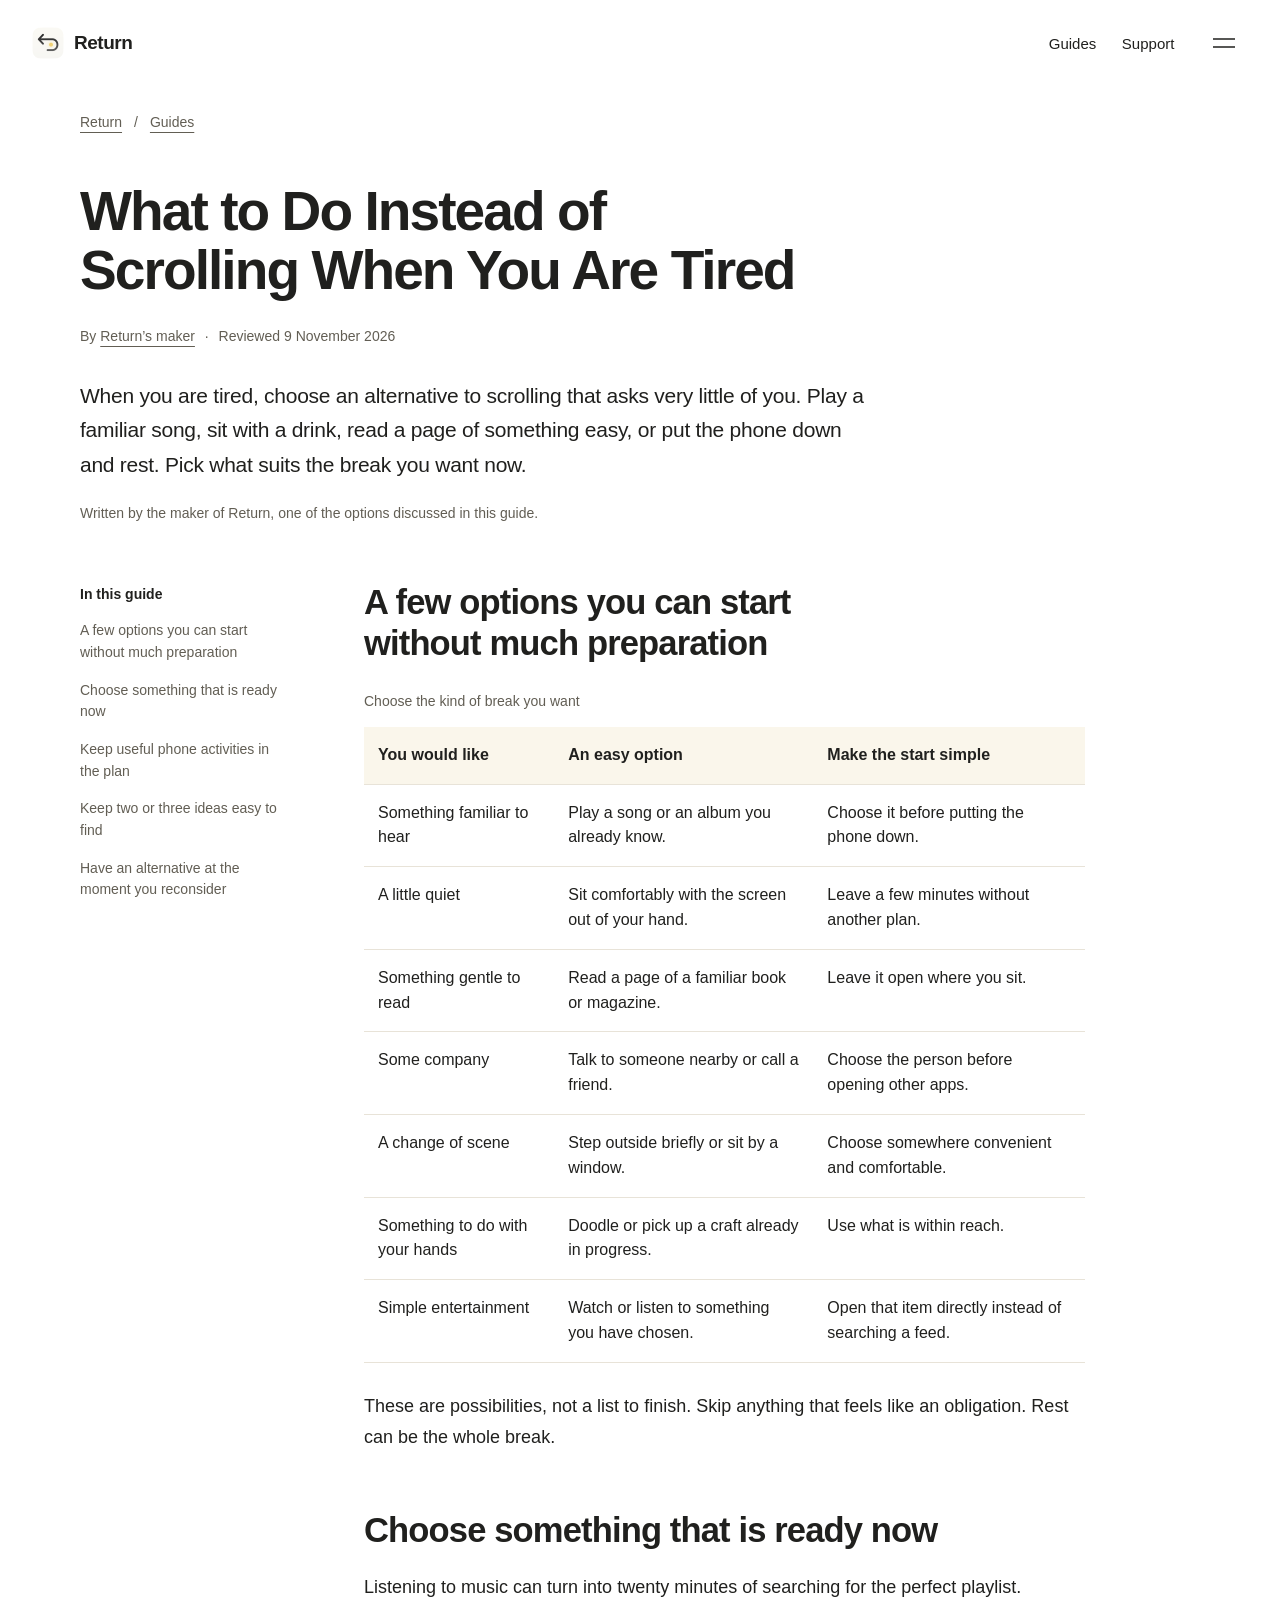
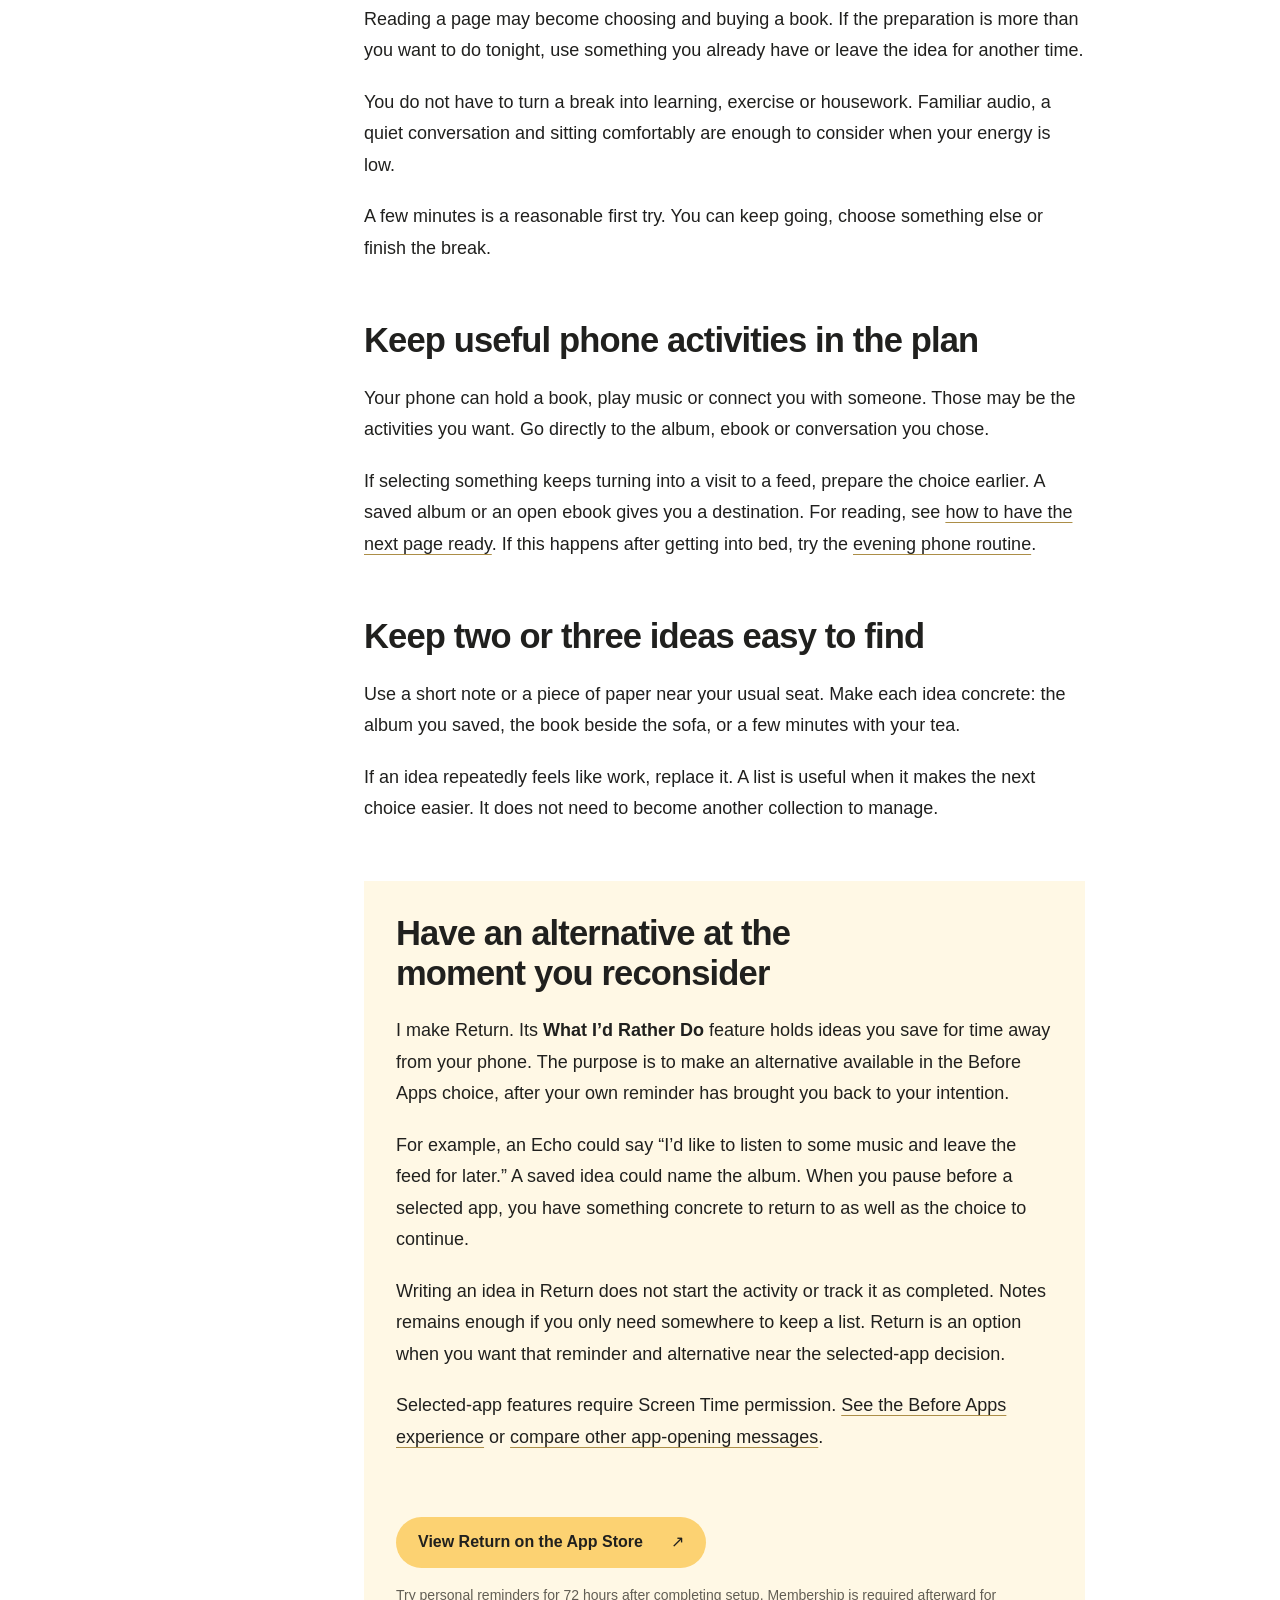
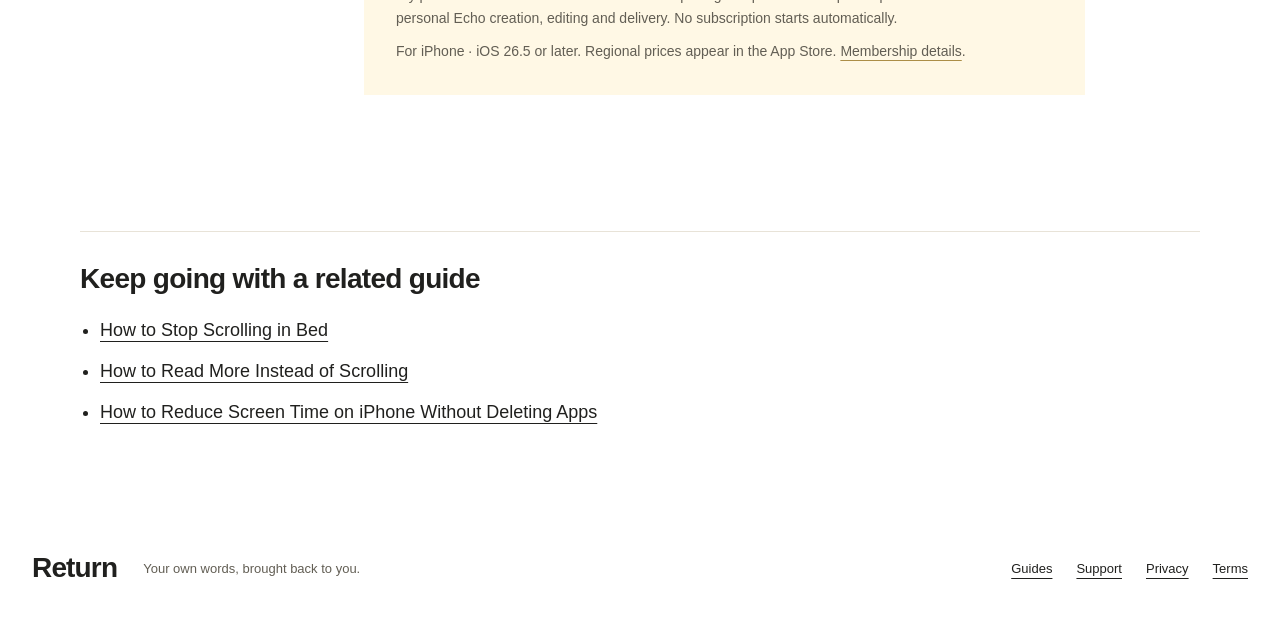
<file: guides/what-to-do-instead-of-scrolling-when-tired/index.html>
<!doctype html>
<html lang="en">
<head>
  <meta charset="utf-8">
  <meta name="viewport" content="width=device-width, initial-scale=1, viewport-fit=cover">
  <meta name="theme-color" content="#ffffff">
  <meta name="referrer" content="strict-origin-when-cross-origin">
  <meta name="robots" content="index,follow">
  <title>What to Do Instead of Scrolling When You Are Tired | Return</title>
  <meta name="description" content="Try low-effort alternatives to scrolling: familiar music, a page, a conversation or rest. Keep a few choices ready for an evening with little energy.">
  <link rel="canonical" href="https://withreturn.com/guides/what-to-do-instead-of-scrolling-when-tired/">
  <link rel="icon" href="/assets/home/return-icon.png" type="image/png">
  <meta property="og:site_name" content="Return">
  <meta property="og:type" content="article">
  <meta property="og:title" content="What to Do Instead of Scrolling When You Are Tired | Return">
  <meta property="og:description" content="Try low-effort alternatives to scrolling: familiar music, a page, a conversation or rest. Keep a few choices ready for an evening with little energy.">
  <meta property="og:url" content="https://withreturn.com/guides/what-to-do-instead-of-scrolling-when-tired/">
  <meta name="twitter:card" content="summary">
  <script type="application/ld+json">{"@context": "https://schema.org", "@graph": [{"@type": "Article", "@id": "https://withreturn.com/guides/what-to-do-instead-of-scrolling-when-tired/#article", "headline": "What to Do Instead of Scrolling When You Are Tired", "description": "Try low-effort alternatives to scrolling: familiar music, a page, a conversation or rest. Keep a few choices ready for an evening with little energy.", "mainEntityOfPage": "https://withreturn.com/guides/what-to-do-instead-of-scrolling-when-tired/", "inLanguage": "en", "dateModified": "2026-11-09", "author": {"@type": "Organization", "name": "Return", "url": "https://withreturn.com/guides/#about-these-guides"}, "publisher": {"@type": "Organization", "name": "Return", "url": "https://withreturn.com/"}}, {"@type": "BreadcrumbList", "itemListElement": [{"@type": "ListItem", "position": 1, "name": "Return", "item": "https://withreturn.com/"}, {"@type": "ListItem", "position": 2, "name": "Guides", "item": "https://withreturn.com/guides/"}, {"@type": "ListItem", "position": 3, "name": "What to Do Instead of Scrolling When You Are Tired", "item": "https://withreturn.com/guides/what-to-do-instead-of-scrolling-when-tired/"}]}]}</script>
<link rel="stylesheet" href="/assets/home/bungee.css">
<link rel="stylesheet" href="/assets/guides.css">
<script src="/assets/navigation.js" defer></script>
<meta name="return-analytics-id" content="G-HGEEVW2KSK">
<style id="analytics-styles">
#analytics-choice[hidden], [data-analytics-settings][hidden] { display: none !important; }
#analytics-choice {
  position: fixed; z-index: 120; right: 20px; bottom: 20px;
  width: min(420px, calc(100vw - 40px)); padding: 22px; box-sizing: border-box;
  border: 1px solid #dedbd3; border-radius: 18px; background: #fff;
  box-shadow: 0 6px 26px rgb(0 0 0 / .1); color: #20201e;
  font: 400 15px/1.5 -apple-system, BlinkMacSystemFont, "Segoe UI", sans-serif;
  text-align: left;
}
#analytics-choice h2 { margin: 0 0 8px; font-size: 18px; line-height: 1.3; letter-spacing: -.02em; }
#analytics-choice p { margin: 0 0 14px; font: inherit; color: inherit; }
#analytics-choice a { color: inherit; text-decoration: underline; text-underline-offset: 3px; }
.analytics-actions { display: flex; flex-wrap: wrap; gap: 10px; }
.analytics-actions button {
  flex: 1; min-height: 44px; padding: 10px 14px; cursor: pointer;
  border: 1px solid #b6b2a8; border-radius: 9px; background: #fff; color: #20201e;
  font: 600 14px/1.4 -apple-system, BlinkMacSystemFont, "Segoe UI", sans-serif;
}
.analytics-actions button:hover { background: #fff5d8; }
.analytics-actions button:focus-visible, [data-analytics-settings]:focus-visible { outline: 2px solid #20201e; outline-offset: 4px; }
[data-analytics-settings] { border: 0; padding: 6px 0; background: none; color: inherit; cursor: pointer; font: inherit; text-decoration: underline; text-underline-offset: 3px; }
@media (max-width: 480px) {
  #analytics-choice { right: 12px; bottom: max(12px, env(safe-area-inset-bottom)); width: calc(100vw - 24px); padding: 18px; }
}

</style>
<script src="/assets/analytics.js?v=20261110b" defer></script>
</head>
<body class="reader-page" id="top">
<a class="skip-link" href="#main">Skip to article</a>
<header class="site-header"><a class="brand" href="/" aria-label="Return home"><img src="/assets/home/return-icon.png" alt="" width="32" height="32"><span translate="no">Return</span></a><nav class="header-actions" aria-label="Primary"><a href="/guides/">Guides</a><a href="/support/">Support</a><button hidden class="menu-button" type="button" aria-label="Open menu" aria-controls="site-menu" aria-expanded="false"><svg viewBox="0 0 32 32" aria-hidden="true"><path d="M5 12h22M5 20h22"/></svg></button></nav></header>
<main id="main" class="reader-wrap">
  <nav class="breadcrumbs" aria-label="Breadcrumb"><a href="/">Return</a><span aria-hidden="true">/</span><a href="/guides/">Guides</a></nav>
  <article data-article="06">
    <header class="article-heading">
      <h1>What to Do Instead of Scrolling When You Are Tired</h1>
      <p class="byline">By <a href="/guides/#about-these-guides">Return’s maker</a> <span aria-hidden="true">·</span> Reviewed <time datetime="2026-11-09">9 November 2026</time></p>
      <p class="answer">When you are tired, choose an alternative to scrolling that asks very little of you. Play a familiar song, sit with a drink, read a page of something easy, or put the phone down and rest. Pick what suits the break you want now.</p>
      <p class="maker-disclosure">Written by the maker of Return, one of the options discussed in this guide.</p>
    </header>
    <div class="reading-layout">
      <aside class="contents"><nav aria-label="On this page"><p>In this guide</p><ol><li><a href="#easy-options">A few options you can start without much preparation</a></li><li><a href="#ready-now">Choose something that is ready now</a></li><li><a href="#useful-phone-time">Keep useful phone activities in the plan</a></li><li><a href="#keep-ideas-ready">Keep two or three ideas easy to find</a></li><li><a href="#return-heading">Have an alternative at the moment you reconsider</a></li></ol></nav></aside>
      <div class="article-body">

<h2 id="easy-options">A few options you can start without much preparation</h2>
<table role="table"><caption>Choose the kind of break you want</caption><thead role="rowgroup"><tr role="row"><th scope="col" role="columnheader">You would like</th><th scope="col" role="columnheader">An easy option</th><th scope="col" role="columnheader">Make the start simple</th></tr></thead><tbody role="rowgroup">
<tr role="row"><td role="cell" data-label="You would like">Something familiar to hear</td><td role="cell" data-label="An easy option">Play a song or an album you already know.</td><td role="cell" data-label="Make the start simple">Choose it before putting the phone down.</td></tr>
<tr role="row"><td role="cell" data-label="You would like">A little quiet</td><td role="cell" data-label="An easy option">Sit comfortably with the screen out of your hand.</td><td role="cell" data-label="Make the start simple">Leave a few minutes without another plan.</td></tr>
<tr role="row"><td role="cell" data-label="You would like">Something gentle to read</td><td role="cell" data-label="An easy option">Read a page of a familiar book or magazine.</td><td role="cell" data-label="Make the start simple">Leave it open where you sit.</td></tr>
<tr role="row"><td role="cell" data-label="You would like">Some company</td><td role="cell" data-label="An easy option">Talk to someone nearby or call a friend.</td><td role="cell" data-label="Make the start simple">Choose the person before opening other apps.</td></tr>
<tr role="row"><td role="cell" data-label="You would like">A change of scene</td><td role="cell" data-label="An easy option">Step outside briefly or sit by a window.</td><td role="cell" data-label="Make the start simple">Choose somewhere convenient and comfortable.</td></tr>
<tr role="row"><td role="cell" data-label="You would like">Something to do with your hands</td><td role="cell" data-label="An easy option">Doodle or pick up a craft already in progress.</td><td role="cell" data-label="Make the start simple">Use what is within reach.</td></tr>
<tr role="row"><td role="cell" data-label="You would like">Simple entertainment</td><td role="cell" data-label="An easy option">Watch or listen to something you have chosen.</td><td role="cell" data-label="Make the start simple">Open that item directly instead of searching a feed.</td></tr>
</tbody></table>
<p>These are possibilities, not a list to finish. Skip anything that feels like an obligation. Rest can be the whole break.</p>

<h2 id="ready-now">Choose something that is ready now</h2>
<p>Listening to music can turn into twenty minutes of searching for the perfect playlist. Reading a page may become choosing and buying a book. If the preparation is more than you want to do tonight, use something you already have or leave the idea for another time.</p>
<p>You do not have to turn a break into learning, exercise or housework. Familiar audio, a quiet conversation and sitting comfortably are enough to consider when your energy is low.</p>
<p>A few minutes is a reasonable first try. You can keep going, choose something else or finish the break.</p>

<h2 id="useful-phone-time">Keep useful phone activities in the plan</h2>
<p>Your phone can hold a book, play music or connect you with someone. Those may be the activities you want. Go directly to the album, ebook or conversation you chose.</p>
<p>If selecting something keeps turning into a visit to a feed, prepare the choice earlier. A saved album or an open ebook gives you a destination. For reading, see <a href="/guides/read-more-instead-of-scrolling/">how to have the next page ready</a>. If this happens after getting into bed, try the <a href="/guides/stop-scrolling-in-bed/">evening phone routine</a>.</p>

<h2 id="keep-ideas-ready">Keep two or three ideas easy to find</h2>
<p>Use a short note or a piece of paper near your usual seat. Make each idea concrete: the album you saved, the book beside the sofa, or a few minutes with your tea.</p>
<p>If an idea repeatedly feels like work, replace it. A list is useful when it makes the next choice easier. It does not need to become another collection to manage.</p>

<section class="product-option" id="return-option">
  <h2 id="return-heading">Have an alternative at the moment you reconsider</h2>
  <p>I make Return. Its <strong>What I’d Rather Do</strong> feature holds ideas you save for time away from your phone. The purpose is to make an alternative available in the Before Apps choice, after your own reminder has brought you back to your intention.</p>
  <p>For example, an Echo could say “I’d like to listen to some music and leave the feed for later.” A saved idea could name the album. When you pause before a selected app, you have something concrete to return to as well as the choice to continue.</p>
  <p>Writing an idea in Return does not start the activity or track it as completed. Notes remains enough if you only need somewhere to keep a list. Return is an option when you want that reminder and alternative near the selected-app decision.</p>
  <p>Selected-app features require Screen Time permission. <a href="/#before-apps" data-product-link data-placement="late">See the Before Apps experience</a> or <a href="/guides/reminder-when-opening-app-iphone/">compare other app-opening messages</a>.</p>
  <div class="product-access">
  <a class="download-button" href="https://apps.apple.com/app/id6804269652?pt=128983218&amp;ct=return_guide_06&amp;mt=8" data-app-store data-article="06" data-placement="late" data-moment="ideas">View Return on the App Store <span aria-hidden="true">↗</span></a>
  <p>Try personal reminders for 72 hours after completing setup. Membership is required afterward for personal Echo creation, editing and delivery. No subscription starts automatically.</p>
  <p class="product-compatibility">For iPhone · iOS 26.5 or later. Regional prices appear in the App Store. <a href="/terms/">Membership details</a>.</p>
</div>
</section>
</div>
    </div>
  </article>
  <nav class="related-guides" aria-label="More guides"><h2>Keep going with a related guide</h2><ul><li><a href="/guides/stop-scrolling-in-bed/">How to Stop Scrolling in Bed</a></li><li><a href="/guides/read-more-instead-of-scrolling/">How to Read More Instead of Scrolling</a></li><li><a href="/guides/reduce-screen-time-without-deleting-apps/">How to Reduce Screen Time on iPhone Without Deleting Apps</a></li></ul></nav>
</main>
<footer class="site-footer wrap"><a class="footer-brand" href="/" translate="no">Return</a><p>Your own words, brought back to you.</p><nav aria-label="Footer navigation"><a href="/guides/">Guides</a><a href="/support/">Support</a><a href="/privacy/">Privacy</a><a href="/terms/">Terms</a><button type="button" data-analytics-settings hidden>Analytics settings</button></nav></footer>
<dialog id="site-menu" aria-label="Site navigation"><div class="menu-top"><a class="brand" href="/" aria-label="Return home"><img src="/assets/home/return-icon.png" alt="" width="32" height="32"><span translate="no">Return</span></a><button class="menu-close" type="button" aria-label="Close menu" autofocus><svg viewBox="0 0 32 32" aria-hidden="true"><path d="m6 6 20 20M6 26 26 6"/></svg></button></div><nav class="menu-links" aria-label="Expanded navigation"><a href="/">Home</a><a href="/guides/">Guides</a><a href="/#how-it-works">How it works</a><a href="/#before-apps">Before apps</a><a href="/#while-using">While using</a><a href="/#during-the-day">Everyday Echoes</a><a href="/#download">Get Return</a></nav><a class="menu-support" href="/support/">Need a hand? Visit Support</a></dialog>
<section id="analytics-choice" role="region" aria-labelledby="analytics-choice-heading" hidden>
  <h2 id="analytics-choice-heading">Help us understand what works.</h2>
  <p>Allow Google Analytics cookies to measure visits, traffic sources and App Store button clicks? Your choice won’t affect how the site works. <a href="/privacy/#website-heading">Privacy details</a>.</p>
  <div class="analytics-actions"><button type="button" data-analytics-decline>No thanks</button><button type="button" data-analytics-accept>Allow analytics</button></div>
</section>
</body>
</html>
</file>
<file: assets/home/bungee.css>
:root {
  color-scheme: light;
  --paper: #fff;
  --ink: #20201e;
  --muted: #625e54;
  --yellow: #fcd272;
  --yellow-hover: #f4c14e;
  --focus: #76500a;
  --line: #e8e3d8;
  --gutter: clamp(22px, 2.5vw, 48px);
  --header-height: 86px;
  font-family: -apple-system, BlinkMacSystemFont, "Segoe UI", sans-serif;
  color: var(--ink);
  background: var(--paper);
  font-synthesis: none;
  scroll-behavior: smooth;
  scroll-padding-top: 40px;
  scrollbar-color: #9c927e var(--paper);
}
* { box-sizing: border-box; }
body { margin: 0; }
body.menu-open { overflow: hidden; }
::selection { background: var(--yellow); color: var(--ink); }
a { color: inherit; text-decoration-thickness: 1px; text-underline-offset: 5px; }
a, button { -webkit-tap-highlight-color: #fcd27266; }
button { color: inherit; font: inherit; cursor: pointer; }
button, a { touch-action: manipulation; }
a:focus-visible, button:focus-visible, [tabindex]:focus-visible { outline: 3px solid var(--focus); outline-offset: 6px; }
img { display: block; max-width: 100%; }
h1, h2, p, figure { margin: 0; }
h1, h2 { text-wrap: balance; }
.wrap { width: min(1320px, calc(100% - var(--gutter) * 2)); margin-inline: auto; }
.arrow { width: 24px; height: 24px; flex: 0 0 auto; fill: none; stroke: currentColor; stroke-width: 1.6; stroke-linecap: round; stroke-linejoin: round; }
.skip-link { position: absolute; top: 10px; left: 20px; padding: 12px 18px; background: var(--yellow); z-index: 10; transform: translateY(-160%); }
.skip-link:focus { transform: none; }
.site-header, .menu-top { height: 86px; padding-inline: var(--gutter); display: flex; align-items: center; justify-content: space-between; }
.brand { display: inline-flex; align-items: center; gap: 10px; font-size: 19px; letter-spacing: -.025em; font-weight: 650; text-decoration: none; min-height: 44px; }
.brand img { border-radius: 8px; }
.header-actions { display: flex; align-items: center; gap: 28px; }
.header-actions > a { display: inline-flex; align-items: center; min-height: 44px; font-size: 15px; text-decoration: none; }
.header-actions > a:hover, .brand:hover { color: var(--focus); }
.menu-button, .menu-close { display: grid; place-items: center; width: 48px; height: 48px; padding: 8px; background: transparent; border: 0; border-radius: 50%; }
.menu-button:hover, .menu-close:hover { background: var(--yellow); }
.menu-button svg, .menu-close svg { display: block; width: 32px; height: 32px; fill: none; stroke: currentColor; stroke-width: 1.5; }
.hero { text-align: center; }
.hero-stage { display: flex; align-items: center; justify-content: center; min-height: calc(var(--entry-height, 100svh) - var(--header-height)); padding: 48px var(--gutter) 96px; }
.hero-composition { width: 100%; }
/* Oversized native-sans brand lettering preserves the user's pinned Bungee treatment. */
.wordmark { position: relative; display: inline-block; font-size: clamp(132px, 19.3vw, 292px); font-weight: 800; line-height: .88; letter-spacing: -.04em; }
.brand-dot { display: inline-block; width: .085em; height: .085em; margin-left: .035em; background: var(--yellow); border-radius: 50%; }
.hero h1 { margin-top: 44px; font-size: clamp(24px, 2.25vw, 32px); font-weight: 500; letter-spacing: -.025em; line-height: 1.3; }
.word-emphasis { position: relative; display: inline-block; isolation: isolate; white-space: nowrap; padding-inline: .06em; }
.word-marker { position: absolute; z-index: -1; width: calc(100% + .12em); height: .9em; left: -.06em; bottom: .02em; fill: var(--yellow); transform: rotate(-1.2deg); }
.marker-edge { opacity: .38; }
h2 { font-size: clamp(36px, 4.5vw, 64px); line-height: 1.04; letter-spacing: -.038em; font-weight: 650; }
.sr-only { position: absolute; width: 1px; height: 1px; padding: 0; margin: -1px; overflow: hidden; clip-path: inset(50%); white-space: nowrap; border: 0; }
.echo-story { padding: 80px 0 144px; }
.echo-stage { position: relative; padding-inline: var(--gutter); text-align: center; }
.echo-demo { width: min(600px, 100%); margin-inline: auto; }
.echo-editor { width: min(520px, 100%); margin-inline: auto; padding: 24px 0; text-align: left; }
.composer-label { display: flex; justify-content: space-between; gap: 16px; font-size: 15px; line-height: 1.4; color: var(--muted); }
.composer-label span:first-child { color: var(--ink); font-weight: 550; }
.typed-copy { min-height: 112px; padding-block: 24px; font-size: clamp(22px, 3vw, 40px); font-weight: 400; line-height: 1.25; letter-spacing: -.015em; }
.typed-words { display: inline-block; white-space: pre-line; transform-origin: left top; }
.typed-words::after { content: ""; display: none; width: 2px; height: .95em; margin-left: 3px; vertical-align: -.06em; background: var(--focus); }
.composer-actions { display: flex; align-items: center; justify-content: space-between; min-height: 48px; gap: 20px; font-size: 14px; color: var(--muted); }
.example-save { display: none; align-items: center; justify-content: center; gap: 12px; min-width: 128px; min-height: 46px; padding: 10px 18px; background: var(--yellow); color: var(--ink); border: 0; border-radius: 999px; font-size: 16px; font-weight: 600; }
.example-save svg { width: 18px; height: 18px; fill: none; stroke: currentColor; stroke-width: 1.6; stroke-linecap: round; stroke-linejoin: round; }
.example-save:hover { background: var(--yellow-hover); }
.example-save:disabled { cursor: default; opacity: .55; }
.remember-stack { width: min(600px, 100%); margin: 56px auto 0; }
.echo-result { position: relative; width: 100%; margin: 0; }
.native-echo { position: relative; width: 100%; aspect-ratio: 1158 / 334; container-type: inline-size; }
.native-echo-art { display: block; width: 100%; height: auto; filter: drop-shadow(0 15px 20px #30291c14); }
.native-body-cover { opacity: 1; }
.native-word-anchor { position: absolute; top: 26.35%; left: 16.75%; font-size: 4.40415cqw; line-height: 1.25; letter-spacing: -.015em; font-weight: 400; white-space: pre-line; text-align: left; }
.story-heading { margin-top: 40px; text-align: center; }
.story-heading h2 { font-size: clamp(32px, 4vw, 50px); line-height: 1.08; }
.story-heading > p { margin-top: 20px; font-size: clamp(20px, 1.8vw, 23px); line-height: 1.45; letter-spacing: -.02em; }
/* The full notice + reason footprint is reserved and centered as one composition. */
.scroll-story-ready .echo-story { height: calc(var(--entry-height) * 3.05); padding: 0; }
.scroll-story-ready .echo-stage { position: sticky; top: 0; height: var(--entry-height); overflow: clip; }
.scroll-story-ready .echo-demo { position: absolute; z-index: 2; top: 50%; left: 50%; width: min(600px, calc(100% - var(--gutter) * 2)); transform: translate(-50%, -50%); }
.scroll-story-ready .echo-editor { opacity: var(--editor-enter, 1); }
.scroll-story-ready .composer-label, .scroll-story-ready .composer-actions { opacity: var(--editor-chrome, 1); }
.scroll-story-ready .typed-words::after { display: inline-block; opacity: var(--caret-opacity, 1); }
.scroll-story-ready .example-save { display: inline-flex; transform: scale(var(--save-scale, 1)); }
.scroll-story-ready .typed-words { transform: translate(var(--word-x, 0px), var(--word-y, 0px)) scale(var(--word-scale, 1)); opacity: var(--bridge-opacity, 1); }
.scroll-story-ready .remember-stack { position: absolute; top: 50%; left: 50%; width: min(600px, calc(100% - var(--gutter) * 2)); margin: 0; transform: translate(-50%, -50%); }
.scroll-story-ready .echo-result { opacity: var(--result-opacity, 0); }
.scroll-story-ready .native-word-anchor { opacity: var(--native-copy-opacity, 1); }
.scroll-story-ready .story-heading { opacity: var(--reason-opacity, 0); }
/* A real document-flow interval replaces the previous all-features opacity gate. */
.scroll-story-ready .delivery-moments { padding-top: var(--scene-clearance, 0px); }
.scene-photo { width: 100%; height: 100%; object-fit: cover; position: absolute; inset: 0; }
.delivery-moments { padding-bottom: clamp(112px, 12vw, 176px); }
.feature { display: grid; grid-template-columns: minmax(0, 1.18fr) minmax(0, .82fr); gap: clamp(48px, 8vw, 120px); align-items: center; }
.feature + .feature { margin-top: clamp(80px, 9vw, 136px); }
.feature-copy { min-width: 0; }
.feature-copy h2 { font-size: clamp(36px, 4vw, 56px); }
.feature-copy > p { margin-top: 24px; max-width: 36ch; font-size: 18px; line-height: 1.55; letter-spacing: -.012em; }
.feature-copy strong { font-weight: 600; }
.feature-copy > .small-note { font-size: 13px; line-height: 1.55; color: var(--muted); margin-top: 20px; max-width: 42ch; }
.feature-before .feature-copy { grid-column: 2; grid-row: 1; }
.feature-before .feature-visual { grid-column: 1; grid-row: 1; }
.feature-while { grid-template-columns: minmax(0, .82fr) minmax(0, 1.18fr); }
.feature-visual { position: relative; height: clamp(360px, 33vw, 460px); overflow: hidden; border-radius: 0 144px 0 0; isolation: isolate; }
.before-scene, .awareness-scene { background: #eeeae4; }
.device { position: absolute; width: 64%; aspect-ratio: 780 / 1520; filter: drop-shadow(10px 20px 17px #30291c30); }
.device-frame { position: absolute; height: auto; width: 131.2821%; max-width: none; left: -15.3846%; top: -.526316%; }
.device-screen { position: absolute; left: 6.1538%; top: 2.8947%; width: 87.9487%; height: 94.3421%; overflow: hidden; isolation: isolate; border-radius: 15.16% / 7.25%; background: #f5f5f3; }
.device-screen > img { width: 100%; height: auto; }
.feature-visual.before-scene { --phone-room: clamp(600px, 57vw, 820px); height: var(--phone-room); }
.device-before { top: 44px; left: 50%; width: min(64%, calc((var(--phone-room) - 104px) * 780 / 1520)); transform: translateX(-50%) rotate(-4deg); }
.awareness-scene { border-radius: 144px 0 0 0; }
.device-instagram { top: 88px; left: 7%; width: 86%; }
.timer-label { position: absolute; top: 24px; left: 0; right: 0; text-align: center; font-size: 14px; line-height: 1.4; color: var(--muted); }
.timer-label span { display: block; height: 20px; width: 1px; margin: 8px auto 0; background: #a9a294; }
.usage-screen > .instagram-context { position: absolute; inset: 0; width: 100%; height: 100%; object-fit: cover; }
.usage-screen > .usage-timer { position: absolute; top: 0; left: 0; width: 100%; height: auto; z-index: 2; }
.usage-screen > .usage-checkpoint { position: absolute; top: 8%; left: 1.5%; width: 97%; height: auto; z-index: 3; }
.scene-caption { position: absolute; inset: auto auto 16px 24px; padding: 6px 10px; border-radius: 6px; font-size: 11px; line-height: 1.4; color: #4f4b42; background: #f8f6f0; }
.feature-day { grid-template-columns: 1fr; gap: 48px; }
.feature-day .feature-copy { display: grid; grid-template-columns: 1fr 1fr; gap: 64px; align-items: start; }
.day-explanation > p { max-width: 46ch; font-size: 18px; line-height: 1.55; letter-spacing: -.012em; }
.day-explanation > .small-note { margin-top: 20px; font-size: 13px; line-height: 1.55; color: var(--muted); }
.day-pair { display: grid; grid-template-columns: 1fr 1fr; gap: 24px; }
.day-pair figcaption { display: flex; flex-direction: column; gap: 8px; margin-bottom: 24px; }
.moment-kicker { font-size: 13px; line-height: 1.4; color: var(--muted); }
.day-pair figcaption strong { font-size: clamp(26px, 2.4vw, 32px); line-height: 1.15; letter-spacing: -.025em; font-weight: 600; }
.past-echo, .day-scene { height: 360px; position: relative; overflow: hidden; }
.past-echo { padding: 40px; background: #faf6eb; display: flex; flex-direction: column; align-items: flex-start; justify-content: center; }
.past-echo-meta { display: flex; align-items: center; gap: 12px; margin-bottom: 28px; }
.past-echo-meta img { flex: 0 0 36px; border-radius: 8px; }
.past-echo blockquote { margin: 0; font-size: clamp(26px, 2.8vw, 38px); line-height: 1.2; font-weight: 550; letter-spacing: -.025em; }
.past-echo p { margin-top: 24px; font-size: 15px; line-height: 1.45; color: var(--muted); }
.past-echo-meta p { margin: 0; font-size: 13px; line-height: 1.4; }
.past-echo-meta time { display: block; margin-top: 3px; color: var(--ink); font-size: 15px; }
.day-scene { display: grid; place-items: center; isolation: isolate; border-radius: 0 112px 0 0; }
.day-scene .scene-photo { z-index: -1; object-position: center 47%; }
.day-notification { width: 92%; height: auto; filter: drop-shadow(0 12px 16px #20201e20); }
.download-section { padding-block: 88px; background: #fff8e5; }
.download-content { max-width: 1100px; }
.download-brand { display: flex; align-items: center; gap: 20px; margin-bottom: 36px; }
.download-brand img { border-radius: 18px; filter: drop-shadow(0 5px 9px #6d542614); }
.download-brand p { font-size: 30px; font-weight: 650; letter-spacing: -.03em; }
.download-brand span { display: block; margin-top: 5px; color: #675a39; font-size: 16px; line-height: 1.4; }
.download-section h2 { font-size: clamp(42px, 5vw, 68px); color: #3a3528; }
.download-section h2 span { display: block; text-wrap: balance; }
.download-button { display: inline-flex; align-items: center; justify-content: space-between; gap: 28px; margin-top: 36px; padding: 19px 25px; background: var(--yellow); color: var(--ink); border-radius: 999px; font-size: 17px; font-weight: 600; text-decoration: none; }
.download-button:hover { background: var(--yellow-hover); }
.download-button:focus-visible { outline-color: var(--focus); }
.trial-note { max-width: 58ch; font-size: 13px; line-height: 1.6; margin-top: 25px; }
.compatibility { font-size: 12px; margin-top: 12px; }
.site-footer { display: flex; align-items: center; flex-wrap: wrap; gap: 26px; padding-block: 40px; }
.footer-brand { font-size: 28px; font-weight: 700; letter-spacing: -.03em; text-decoration: none; }
.site-footer p { color: var(--muted); font-size: 13px; }
.site-footer nav { margin-left: auto; display: flex; flex-wrap: wrap; gap: 24px; }
.site-footer nav a { display: inline-flex; align-items: center; min-height: 44px; font-size: 13px; }
dialog { position: fixed; inset: 0; margin: 0; padding: 0; width: 100%; height: 100svh; max-width: none; max-height: none; border: 0; background: #ffffffeb; color: var(--ink); overflow-y: auto; }
dialog::backdrop { background: #ffffff12; backdrop-filter: blur(16px); -webkit-backdrop-filter: blur(16px); }
.menu-links { display: flex; flex-direction: column; align-items: flex-start; gap: 8px; padding: 45px var(--gutter) 36px; }
.menu-links a { display: inline-flex; align-items: center; gap: 28px; min-height: 60px; text-decoration: none; font-size: clamp(32px, 4.8vw, 68px); font-weight: 500; line-height: 1.1; letter-spacing: -.035em; }
.menu-links a:hover { color: var(--focus); }
.menu-links .arrow { width: 34px; height: 34px; }
.menu-support { display: inline-flex; align-items: center; gap: 18px; min-height: 44px; margin: 20px var(--gutter) 40px; font-size: 15px; }
@media (max-width: 900px) {
  :root { --header-height: 76px; }
  .site-header, .menu-top { height: 76px; }
  .wordmark { font-size: 24vw; }
  .hero h1 { max-width: 520px; margin: 36px auto 0; font-size: 27px; }
  .feature, .feature-while { grid-template-columns: 1fr 1fr; gap: 44px; }
  .feature-day { grid-template-columns: 1fr; gap: 40px; }
  .feature-day .feature-copy { gap: 32px; }
  .past-echo { padding: 28px; }
  .feature-visual { height: 350px; border-top-right-radius: 100px; }
  .awareness-scene { border-radius: 100px 0 0 0; }
  .feature-copy h2 { font-size: 38px; }
  .feature-copy > p { font-size: 17px; }
  .feature-visual.before-scene { --phone-room: 640px; }
  .device-before { width: min(90%, calc((var(--phone-room) - 104px) * 780 / 1520)); }
  .device-instagram { width: 96%; left: 2%; }
  .site-footer p { flex-basis: 65%; }
  .site-footer nav { margin-left: 0; }
}
@media (max-width: 700px) {
  :root { --gutter: 24px; scroll-padding-top: 24px; }
  .brand { font-size: 17px; gap: 8px; }
  .brand img { width: 28px; height: 28px; border-radius: 7px; }
  .header-actions { gap: 14px; }
  .header-actions > a { font-size: 14px; }
  .menu-button, .menu-close { width: 44px; height: 44px; }
  .hero-stage { padding-block: 36px 88px; }
  .wordmark { font-size: 25.8vw; }
  .hero h1 { max-width: 360px; margin-top: 36px; font-size: 25px; }
  .hero h1 .word-emphasis { display: table; margin-inline: auto; }
  .story-heading h2 { font-size: 34px; max-width: 100%; }
  .story-heading > p { margin-top: 18px; font-size: 20px; }
  .delivery-moments { max-width: 520px; padding-bottom: 96px; }
  .feature, .feature-while { grid-template-columns: 1fr; gap: 32px; }
  .feature + .feature { margin-top: 88px; }
  .feature-before .feature-copy { grid-column: auto; grid-row: auto; }
  .feature-before .feature-visual { grid-column: auto; grid-row: auto; }
  .feature-copy { padding-inline: 12px; }
  .feature-copy h2 { font-size: 40px; }
  .feature-copy > p { font-size: 18px; margin-top: 24px; }
  .feature-copy > .small-note { margin-top: 18px; font-size: 13px; }
  .feature-visual { height: 360px; border-top-right-radius: 100px; }
  .awareness-scene { border-radius: 100px 0 0 0; }
  .feature-visual.before-scene { --phone-room: calc((100vw - var(--gutter) * 2) * 2.1 + 32px); }
  .device-before { width: 94%; top: 32px; transform: translateX(-50%) rotate(-3deg); }
  .device-instagram { width: 100%; left: 0; top: 80px; }
  .scene-caption { left: 16px; bottom: 12px; }
  .feature-day { gap: 32px; }
  .feature-day .feature-copy { display: block; }
  .day-explanation { margin-top: 24px; }
  .day-pair { grid-template-columns: 1fr; gap: 32px; }
  .past-echo { padding: 32px; }
  .past-echo, .day-scene { height: 300px; }
  .past-echo blockquote { font-size: 32px; }
  .echo-story { padding-bottom: 96px; }
  .typed-copy { font-size: clamp(22px, 6.4vw, 30px); min-height: 124px; }
  .composer-label { font-size: 14px; }
  .composer-actions { font-size: 13px; }
  .story-heading { margin-top: 32px; }
  .remember-stack { margin-top: 48px; }
  .timer-label { top: 20px; font-size: 13px; }
  .download-section { padding-block: 72px; }
  .download-section h2 { font-size: 45px; }
  .download-button { font-size: 16px; gap: 18px; padding: 18px 22px; margin-top: 30px; }
  .download-brand { gap: 16px; margin-bottom: 32px; }
  .download-brand img { width: 60px; height: 60px; border-radius: 15px; }
  .download-brand p { font-size: 27px; }
  .download-brand span { font-size: 14px; }
  .site-footer { gap: 18px; padding-block: 32px; }
  .site-footer p { flex-basis: 100%; }
  .site-footer nav { gap: 24px; }
  .menu-links { padding-top: 36px; gap: 14px; }
  .menu-links a { font-size: 33px; min-height: 44px; }
  .menu-links .arrow { width: 26px; height: 26px; }
}
@media (max-width: 359px) {
  :root { --gutter: 18px; }
  .hero h1 { font-size: 23px; }
  .story-heading h2 { font-size: 30px; }
  .feature-copy h2 { font-size: 36px; }
  .feature-copy { padding-inline: 4px; }
  .feature-visual { height: 320px; }
  .past-echo, .day-scene { height: 280px; }
  .past-echo { padding: 24px; }
  .past-echo blockquote { font-size: 29px; }
  .download-button { font-size: 15px; gap: 12px; padding-inline: 18px; }
  .download-section h2 { font-size: 38px; }
  .menu-links a { font-size: 29px; }
}
@media (prefers-reduced-motion: reduce) {
  :root { scroll-behavior: auto; }
}
</file>
<file: assets/guides.css>
/* Reader surfaces inherit the approved homepage's font, ink, yellow and controls. */
[hidden] { display: none !important; }
.header-actions { gap: clamp(10px, 2vw, 28px); }
.reader-wrap { width: min(1120px, calc(100% - var(--gutter) * 2)); margin-inline: auto; }
.breadcrumbs { display: flex; gap: 12px; align-items: center; padding-block: 28px; font-size: 14px; color: var(--muted); }
.article-heading { max-width: 920px; margin-block: 24px 58px; }
.article-heading h1 { font-size: clamp(34px, 4.3vw, 58px); font-weight: 650; line-height: 1.08; letter-spacing: -.035em; text-wrap: balance; }
.byline { margin-top: 24px; color: var(--muted); font-size: 14px; line-height: 1.7; }
.byline > span { padding-inline: 6px; }
.answer { margin-top: 30px; font-size: 21px; line-height: 1.65; max-width: 68ch; letter-spacing: -.012em; }
.maker-disclosure { margin-top: 20px; color: var(--muted); font-size: 14px; line-height: 1.55; max-width: 70ch; }
.reading-layout { display: grid; grid-template-columns: 220px minmax(0, 1fr); gap: 64px; align-items: start; }
.contents { position: sticky; top: 36px; max-height: calc(100vh - 72px); overflow-y: auto; padding: 4px 8px 8px 0; }
.contents p { margin-bottom: 18px; font-size: 14px; font-weight: 600; }
.contents ol { list-style: none; padding: 0; margin: 0; display: grid; gap: 16px; }
.contents a { font-size: 14px; line-height: 1.55; text-decoration: none; color: var(--muted); display: block; }
.contents a:hover { color: var(--ink); text-decoration: underline; }
.article-body { min-width: 0; max-width: 72ch; font-size: 18px; line-height: 1.75; }
.article-body p + p, .article-body p + ul, .article-body p + ol { margin-top: 20px; }
.article-body h2 { font-size: clamp(27px, 2.7vw, 36px); line-height: 1.17; letter-spacing: -.025em; margin: 56px 0 22px; scroll-margin-top: 36px; }
.article-body > h2:first-child { margin-top: 0; }
.article-body h3 { font-size: 23px; line-height: 1.3; margin: 32px 0 16px; }
.article-body li { padding-left: 4px; margin-bottom: 12px; }
.article-body ul, .article-body ol { padding-left: 25px; margin-block: 20px; }
.article-body strong { font-weight: 620; }
.article-body a { text-decoration-color: #ac8e47; text-underline-offset: 4px; }
.article-body a:hover { text-decoration-color: var(--ink); }
.article-body blockquote { margin: 28px 0; font-size: 25px; font-weight: 550; letter-spacing: -.02em; line-height: 1.45; }
.steps { padding-left: 29px !important; }
.steps li { padding-left: 8px; margin-bottom: 22px; }
.steps li::marker { font-weight: 650; font-variant-numeric: tabular-nums; }
.article-body table { border-collapse: collapse; width: 100%; margin-block: 28px; font-size: 16px; line-height: 1.55; }
.article-body caption { text-align: left; color: var(--muted); font-size: 14px; margin-bottom: 14px; }
.article-body th, .article-body td { padding: 16px 14px; vertical-align: top; text-align: left; border-bottom: 1px solid var(--line); }
.article-body th { background: #faf6eb; font-weight: 600; }
.article-body td { overflow-wrap: anywhere; }
.choice-summary { padding: 24px 28px; background: #faf6eb; }
.product-option { margin-block: 56px; padding: 32px; background: #fff8e5; scroll-margin-top: 32px; }
.product-option h2:first-child { margin-top: 0; }
.product-demo { margin-block: 30px; }
.product-demo > img { width: min(300px, 100%); height: auto; margin-inline: auto; object-fit: contain; }
.product-demo .banner-demo { width: 100%; max-height: none; }
.product-demo figcaption { margin-top: 16px; font-size: 13px; line-height: 1.55; color: var(--muted); }
.product-access { margin-top: 28px; }
.product-access .download-button { display: inline-flex; width: auto; max-width: 100%; font-size: 16px; line-height: 1.4; white-space: normal; padding: 14px 22px; }
.product-access p { font-size: 14px; line-height: 1.65; color: var(--muted); margin-top: 16px; }
.product-access .product-compatibility { margin-top: 10px; }
.article-body .timer-note { font-size: 17px; font-weight: 550; }
.article-body .method-note { font-size: 14px; line-height: 1.6; color: var(--muted); }
.related-guides { margin-block: 80px; padding-top: 32px; border-top: 1px solid var(--line); }
.related-guides h2 { font-size: 28px; letter-spacing: -.025em; margin-bottom: 24px; }
.related-guides ul { padding-left: 20px; font-size: 18px; line-height: 1.5; }
.related-guides li { margin-bottom: 14px; }
.guides-heading { max-width: 900px; padding-block: 64px; }
.guides-heading h1 { font-size: clamp(44px, 6vw, 80px); line-height: 1.02; letter-spacing: -.035em; font-weight: 650; }
.guides-heading p { font-size: 21px; line-height: 1.6; max-width: 62ch; margin-top: 28px; }
.guide-list { margin: 12px 0 72px; }
.guide-entry { display: grid; grid-template-columns: minmax(0, 1.3fr) minmax(0, 1fr); gap: 42px; padding-block: 36px; border-top: 1px solid var(--line); align-items: baseline; }
.guide-entry h2 { font-size: clamp(26px, 2.8vw, 36px); letter-spacing: -.025em; line-height: 1.18; }
.guide-entry h2 a { text-decoration: none; }
.guide-entry h2 a:hover { text-decoration: underline; text-decoration-color: var(--yellow); text-decoration-thickness: 4px; text-underline-offset: 6px; }
.guide-entry p { color: var(--muted); font-size: 18px; line-height: 1.6; }
.guide-about { max-width: 72ch; margin-block: 80px; }
.guide-about h2 { font-size: 32px; margin-bottom: 22px; letter-spacing: -.025em; }
.guide-about p { margin-block: 18px; font-size: 18px; line-height: 1.7; }
.home-guides { padding-block: 72px; border-top: 1px solid var(--line); }
.home-guides h2 { font-size: clamp(32px, 3vw, 44px); }
.home-guides p { margin-top: 20px; font-size: 18px; line-height: 1.6; max-width: 65ch; }
.home-guides ul { display: flex; flex-wrap: wrap; gap: 18px 32px; padding: 0; list-style: none; margin: 28px 0 0; font-size: 17px; }
@media (max-width: 900px) {
  .reading-layout { grid-template-columns: 170px minmax(0, 1fr); gap: 32px; }
  .article-heading h1 { max-width: 22ch; }
}
@media (max-width: 700px) {
  .article-heading { margin-block: 16px 36px; }
  .answer { font-size: 19px; margin-top: 24px; }
  .reading-layout { display: block; }
  .contents { position: static; max-height: none; overflow: visible; margin-bottom: 36px; padding: 20px 0; border-block: 1px solid var(--line); }
  .contents ol { display: flex; flex-wrap: wrap; gap: 12px 20px; }
  .contents a { font-size: 14px; text-decoration: underline; }
  .article-body { font-size: 17px; line-height: 1.75; }
  .product-option { padding: 24px 20px; margin-inline: -6px; }
  .guide-entry { grid-template-columns: 1fr; gap: 18px; padding-block: 28px; }
  .guides-heading { padding-block: 40px; }
  .guides-heading p { font-size: 19px; }
  .guide-entry p { font-size: 17px; }
}
@media (max-width: 560px) {
  .article-body table, .article-body tbody, .article-body tr, .article-body td { display: block; }
  .article-body thead { position: absolute; width: 1px; height: 1px; overflow: hidden; clip-path: inset(50%); }
  .article-body tr { padding-block: 18px; border-bottom: 1px solid var(--line); }
  .article-body td { border: 0; padding: 8px 0; }
  .article-body td::before { content: attr(data-label); display: block; font-weight: 600; margin-bottom: 4px; }
  .article-body caption { display: block; }
  .choice-summary { padding: 20px; }
}
</file>
<file: assets/site.css>
:root {
  color-scheme: light dark;
  --background: #f7f3ea;
  --surface: #fffdf7;
  --text: #1f1d19;
  --muted: #625d53;
  --line: #938979;
  --accent: #6d5100;
  --focus: #8a5f00;
  --content-width: 45rem;
}

* {
  box-sizing: border-box;
}

html {
  background: var(--background);
  font-family: -apple-system, BlinkMacSystemFont, "SF Pro Text", system-ui,
    sans-serif;
  -webkit-text-size-adjust: 100%;
}

body {
  display: flex;
  flex-direction: column;
  min-width: 320px;
  min-height: 100vh;
  margin: 0;
  background: var(--background);
  color: var(--text);
  font-size: 1rem;
  line-height: 1.6;
}

a {
  display: inline-flex;
  max-width: 100%;
  min-width: 44px;
  min-height: 44px;
  align-items: center;
  color: var(--accent);
  font-weight: 650;
  overflow-wrap: anywhere;
  text-decoration-thickness: 0.08em;
  text-underline-offset: 0.2em;
}

a:hover {
  text-decoration-thickness: 0.13em;
}

a:focus-visible {
  border-radius: 0.25rem;
  outline: 3px solid var(--focus);
  outline-offset: 3px;
}

.skip-link {
  position: absolute;
  z-index: 2;
  top: 0.5rem;
  left: 0.5rem;
  padding: 0 0.75rem;
  background: var(--text);
  color: var(--background);
  transform: translateY(-200%);
}

.skip-link:focus {
  transform: translateY(0);
}

.container {
  width: min(calc(100% - 2rem), var(--content-width));
  margin-inline: auto;
}

.site-header {
  border-bottom: 1px solid var(--line);
}

.header-row {
  display: flex;
  min-height: 4.5rem;
  align-items: center;
  justify-content: space-between;
  gap: 1rem;
}

.brand {
  color: var(--text);
  font-size: 1.05rem;
  font-weight: 760;
  text-decoration: none;
}

.brand::before {
  width: 0.5rem;
  height: 0.5rem;
  margin-right: 0.55rem;
  border-radius: 50%;
  background: var(--accent);
  content: "";
}

.primary-nav {
  display: flex;
  flex-wrap: wrap;
  justify-content: flex-end;
  gap: 0.25rem 1rem;
}

.primary-nav a {
  color: var(--muted);
  font-size: 0.95rem;
  text-decoration: none;
}

.primary-nav a[aria-current="page"] {
  color: var(--text);
  text-decoration: underline;
  text-decoration-color: var(--accent);
  text-decoration-thickness: 0.15em;
  text-underline-offset: 0.35em;
}

main {
  flex: 1 0 auto;
  padding-block: clamp(3rem, 8vw, 6rem);
}

.eyebrow {
  margin: 0 0 0.5rem;
  color: var(--accent);
  font-size: 0.82rem;
  font-weight: 760;
  letter-spacing: 0.08em;
  text-transform: uppercase;
}

h1,
h2 {
  max-width: 24ch;
  margin-block: 0;
  font-weight: 760;
  letter-spacing: -0.025em;
  line-height: 1.12;
}

h1 {
  font-size: clamp(2.25rem, 8vw, 4.5rem);
}

h2 {
  margin-top: 2.75rem;
  font-size: clamp(1.35rem, 4vw, 1.8rem);
}

h3 {
  margin: 2rem 0 0.25rem;
  font-size: 1.05rem;
  line-height: 1.35;
}

p,
li {
  max-width: 65ch;
}

.lede {
  margin: 1.25rem 0 0;
  color: var(--muted);
  font-size: clamp(1.1rem, 3vw, 1.3rem);
}

/* Download-page components use the existing light/dark semantic palette. */
.download-link {
  margin-top: 1.5rem;
  padding: 0.8rem 1.1rem;
  border: 1px solid var(--accent);
  border-radius: 0.5rem;
  background: var(--accent);
  color: var(--background);
  line-height: 1.4;
  text-align: left;
  text-decoration: none;
}

.download-link:hover {
  text-decoration: underline;
}

.compatibility {
  margin-top: 0.9rem;
}

.echo-example {
  margin: 2.5rem 0;
  padding: clamp(1.25rem, 4vw, 2rem);
  border: 1px solid var(--line);
  border-left: 3px solid var(--accent);
  border-radius: 0.5rem;
  background: var(--surface);
}

.echo-text {
  margin: 0.75rem 0;
  font-size: clamp(1.4rem, 5vw, 1.9rem);
  line-height: 1.4;
}

.echo-example .meta {
  margin-bottom: 0;
}

.landing-section + .landing-section {
  margin-top: 2.75rem;
  padding-top: 0.25rem;
  border-top: 1px solid var(--line);
}

.landing-section li + li {
  margin-top: 0.6rem;
}

.resource-list {
  display: grid;
  margin: 2.75rem 0 0;
  padding: 0;
  gap: 0.75rem;
  list-style: none;
}

.resource-card {
  display: flex;
  min-height: 5rem;
  padding: 1rem 1.1rem;
  align-items: center;
  justify-content: space-between;
  gap: 1rem;
  border: 1px solid var(--line);
  background: var(--surface);
  color: var(--text);
  text-decoration: none;
}

.resource-card::after {
  color: var(--accent);
  content: "→";
  font-size: 1.15rem;
}

.content-section {
  padding-top: 0.25rem;
}

.content-section + .content-section {
  margin-top: 2.75rem;
  padding-top: 2.75rem;
  border-top: 1px solid var(--line);
}

.contact-panel {
  margin-top: 2rem;
  padding: 1.25rem;
  border: 1px solid var(--line);
  border-left: 3px solid var(--accent);
  background: var(--surface);
}

.contact-panel p:first-child {
  margin-top: 0;
}

.contact-panel h2 {
  margin-top: 0;
  font-size: 1.2rem;
}

.contact-panel p:last-child {
  margin-bottom: 0;
}

.meta {
  color: var(--muted);
  font-size: 0.95rem;
}

.plain-list {
  padding-left: 1.25rem;
}

.site-footer {
  border-top: 1px solid var(--line);
}

.footer-row {
  display: flex;
  min-height: 5rem;
  align-items: center;
  justify-content: space-between;
  gap: 1rem;
}

.site-footer p {
  margin: 0;
  color: var(--muted);
  font-size: 0.9rem;
}

.footer-nav {
  display: flex;
  flex-wrap: wrap;
  gap: 0.25rem 1rem;
}

.footer-nav a {
  color: var(--muted);
  font-size: 0.9rem;
}

@media (max-width: 37.5rem) {
  .header-row {
    align-items: flex-start;
    flex-direction: column;
    padding-block: 0.75rem;
  }

  .primary-nav {
    width: 100%;
    justify-content: flex-start;
  }

  .footer-row {
    align-items: flex-start;
    flex-direction: column;
    padding-block: 1rem;
  }
}

@media (prefers-color-scheme: dark) {
  :root {
    --background: #151412;
    --surface: #1d1b18;
    --text: #f5f1e8;
    --muted: #c7c0b3;
    --line: #71695c;
    --accent: #efc75e;
    --focus: #ffd978;
  }
}

@media (forced-colors: active) {
  :root {
    --background: Canvas;
    --surface: Canvas;
    --text: CanvasText;
    --muted: CanvasText;
    --line: CanvasText;
    --accent: LinkText;
    --focus: Highlight;
  }

  .resource-card,
  .contact-panel {
    forced-color-adjust: auto;
  }
}

@media (prefers-reduced-motion: reduce) {
  *,
  *::before,
  *::after {
    scroll-behavior: auto !important;
    transition-duration: 0.01ms !important;
    animation-duration: 0.01ms !important;
    animation-iteration-count: 1 !important;
  }
}
</file>
